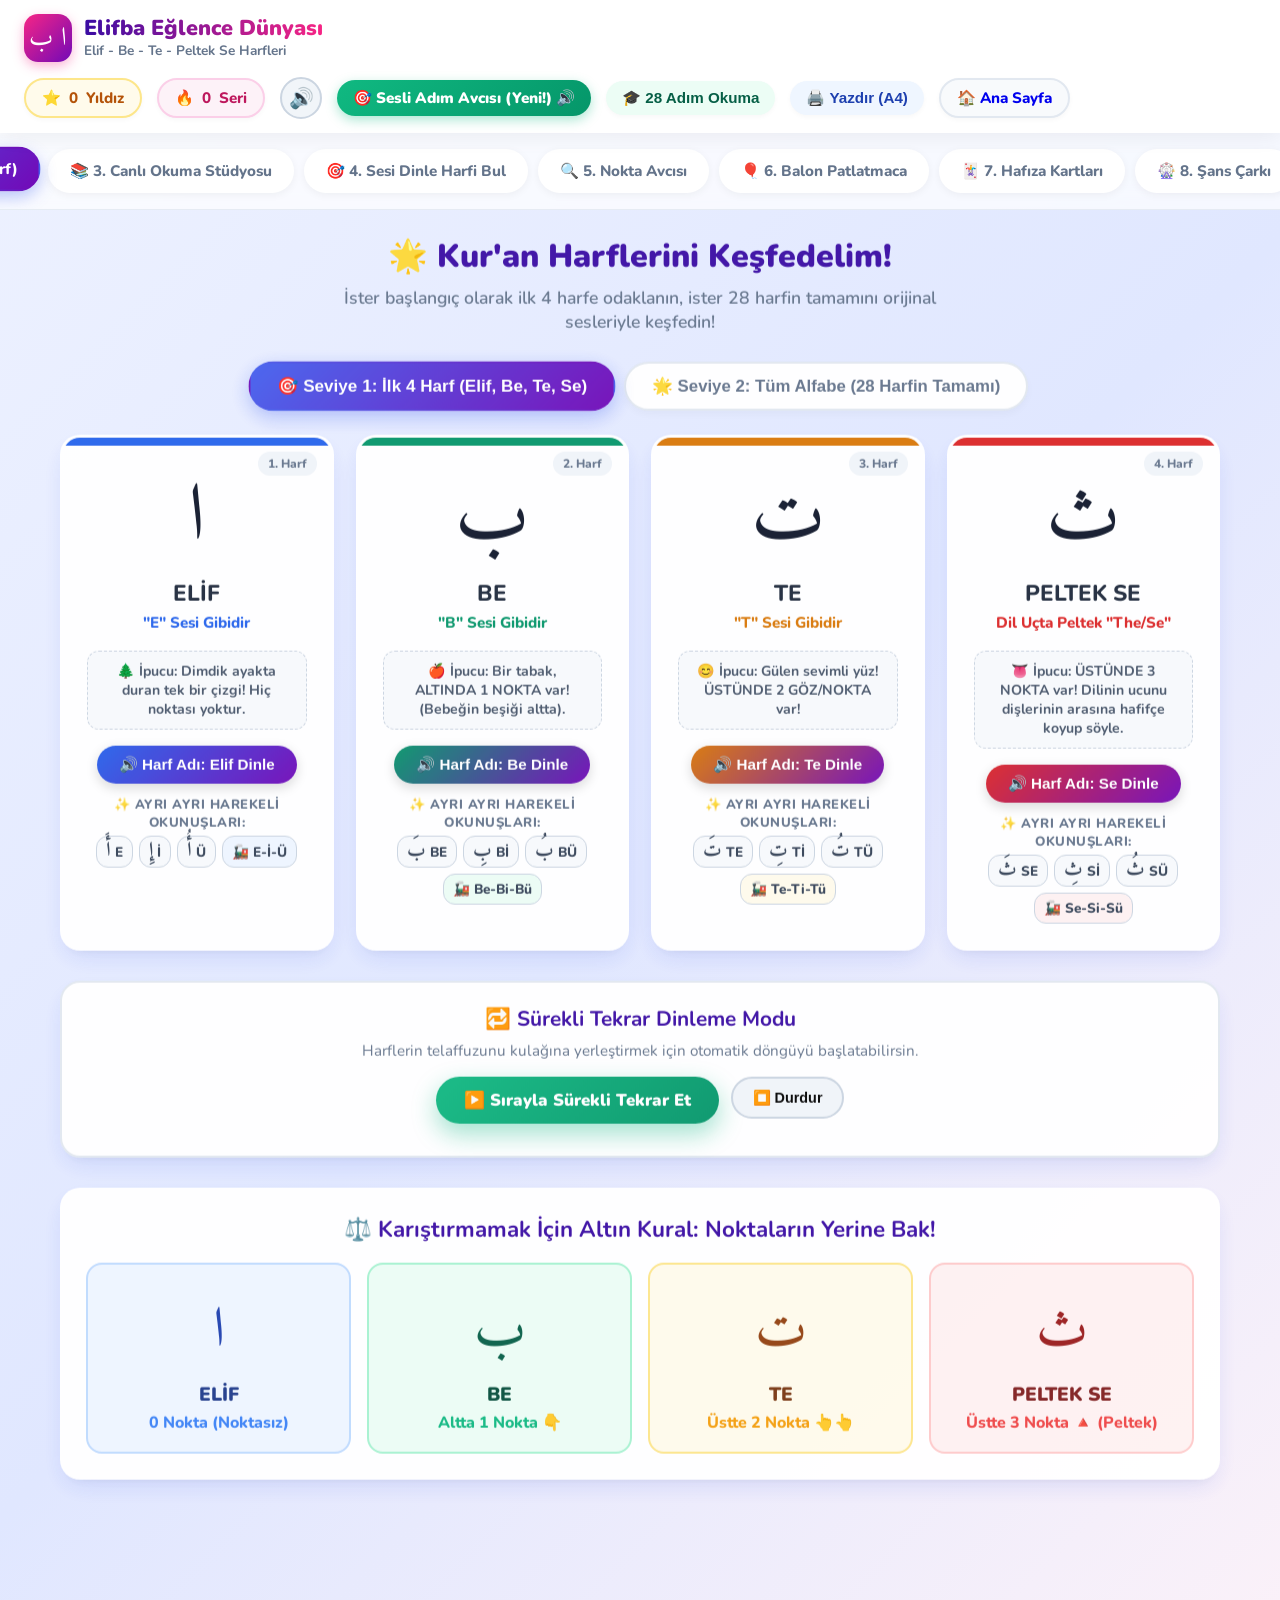
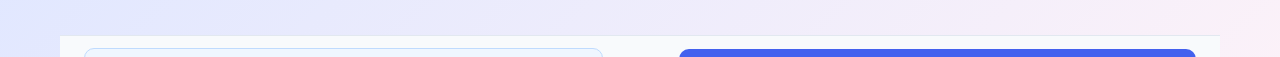
<file: index.html>
<!DOCTYPE html>
<html lang="tr">
<head>
  <meta charset="UTF-8">
  <meta http-equiv="refresh" content="0; url=oyunlar.html">
  <title>Elifba Oyunları Yönlendiriliyor...</title>
</head>
<body>
  <p>Yönlendiriliyorsunuz... <a href="oyunlar.html">Tıklayınız</a></p>
</body>
</html>
</file>
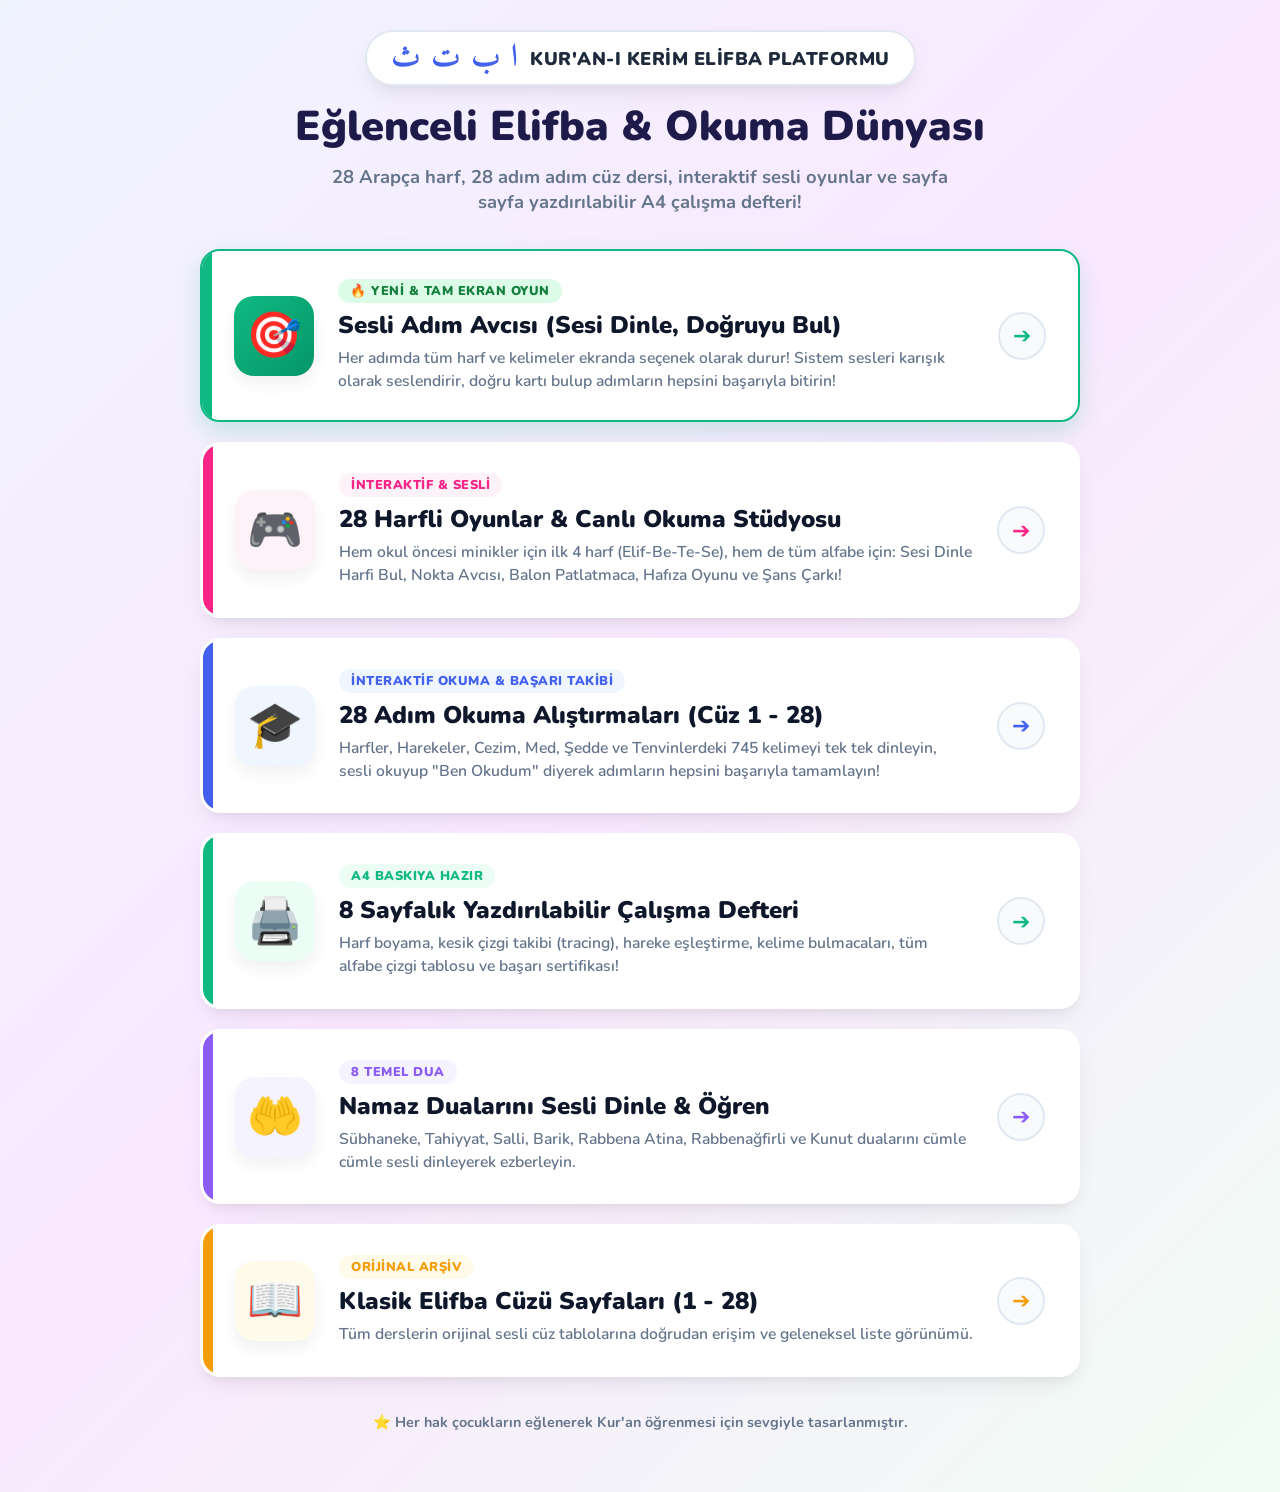
<file: elifba.htm>
<!DOCTYPE html>
<html lang="tr">
<head>
  <meta charset="UTF-8">
  <meta name="viewport" content="width=device-width, initial-scale=1.0">
  <title>Elifba Dünyası - 28 Harf, 28 Ders Adımı & Eğlenceli Oyunlar</title>
  <link rel="preconnect" href="https://fonts.googleapis.com">
  <link rel="preconnect" href="https://fonts.gstatic.com" crossorigin>
  <link href="https://fonts.googleapis.com/css2?family=Amiri:wght@400;700&family=Nunito:wght@600;700;800;900&display=swap" rel="stylesheet">
  <style>
    :root {
      --primary: #4361ee;
      --primary-dark: #3a0ca3;
      --accent: #f72585;
      --success: #10b981;
      --warning: #f59e0b;
      --text: #0f172a;
      --text-muted: #64748b;
      --bg: #f8fafc;
      --radius: 20px;
      --shadow: 0 10px 25px -5px rgba(0, 0, 0, 0.08), 0 8px 10px -6px rgba(0, 0, 0, 0.05);
      --shadow-lg: 0 20px 30px -10px rgba(67, 97, 238, 0.25);
    }

    * {
      box-sizing: border-box;
      margin: 0;
      padding: 0;
    }

    body {
      font-family: 'Nunito', -apple-system, BlinkMacSystemFont, "Segoe UI", Roboto, sans-serif;
      background: linear-gradient(135deg, #f0f4ff 0%, #fae8ff 50%, #f0fdf4 100%);
      min-height: 100vh;
      color: var(--text);
      display: flex;
      flex-direction: column;
      align-items: center;
      padding: 30px 20px 60px;
    }

    .main-hub-container {
      width: 100%;
      max-width: 880px;
      margin: 0 auto;
    }

    .hub-header {
      text-align: center;
      margin-bottom: 35px;
    }

    .logo-badge {
      display: inline-flex;
      align-items: center;
      gap: 12px;
      background: white;
      padding: 10px 24px;
      border-radius: 50px;
      box-shadow: var(--shadow);
      margin-bottom: 16px;
      border: 2px solid #e2e8f0;
    }
    .logo-badge .arabic-mini {
      font-family: 'Amiri', serif;
      font-size: 2rem;
      color: var(--primary);
      line-height: 1;
    }
    .logo-badge span {
      font-weight: 900;
      font-size: 1.15rem;
      letter-spacing: 0.5px;
      color: #1e293b;
    }

    .hub-header h1 {
      font-size: 2.6rem;
      font-weight: 900;
      color: #1e1b4b;
      line-height: 1.2;
      margin-bottom: 12px;
    }

    .hub-header p {
      font-size: 1.15rem;
      color: var(--text-muted);
      font-weight: 700;
      max-width: 650px;
      margin: 0 auto;
    }

    .cards-grid {
      display: grid;
      grid-template-columns: 1fr;
      gap: 20px;
      margin-bottom: 35px;
    }

    .hub-card {
      background: white;
      border-radius: var(--radius);
      padding: 28px 32px;
      text-decoration: none;
      color: inherit;
      display: flex;
      align-items: center;
      gap: 24px;
      box-shadow: var(--shadow);
      border: 3px solid transparent;
      transition: all 0.3s cubic-bezier(0.34, 1.56, 0.64, 1);
      position: relative;
      overflow: hidden;
    }

    .hub-card::before {
      content: '';
      position: absolute;
      top: 0;
      left: 0;
      bottom: 0;
      width: 10px;
      background: var(--card-accent, var(--primary));
    }

    .hub-card:hover {
      transform: translateY(-8px) scale(1.01);
      box-shadow: var(--shadow-lg);
      border-color: var(--card-accent, var(--primary));
    }

    .card-icon-box {
      width: 80px;
      height: 80px;
      border-radius: 20px;
      background: var(--card-icon-bg, #eff6ff);
      display: flex;
      align-items: center;
      justify-content: center;
      font-size: 2.8rem;
      flex-shrink: 0;
      box-shadow: 0 8px 16px rgba(0,0,0,0.06);
    }

    .card-info {
      flex-grow: 1;
    }

    .card-info .tag {
      display: inline-block;
      font-size: 0.8rem;
      font-weight: 900;
      color: var(--card-accent, var(--primary));
      background: var(--card-icon-bg, #eff6ff);
      padding: 3px 12px;
      border-radius: 20px;
      margin-bottom: 6px;
      text-transform: uppercase;
      letter-spacing: 0.5px;
    }

    .card-info h2 {
      font-size: 1.5rem;
      font-weight: 900;
      color: #0f172a;
      margin-bottom: 6px;
    }

    .card-info p {
      font-size: 0.98rem;
      color: var(--text-muted);
      font-weight: 600;
      line-height: 1.45;
    }

    .card-arrow {
      width: 48px;
      height: 48px;
      border-radius: 50%;
      background: #f8fafc;
      border: 2px solid #e2e8f0;
      display: flex;
      align-items: center;
      justify-content: center;
      font-size: 1.4rem;
      color: var(--card-accent, var(--primary));
      flex-shrink: 0;
      transition: all 0.2s;
    }

    .hub-card:hover .card-arrow {
      background: var(--card-accent, var(--primary));
      color: white;
      border-color: transparent;
      transform: translateX(4px);
    }

    .footer-note {
      text-align: center;
      margin-top: 20px;
      font-size: 0.9rem;
      font-weight: 700;
      color: #64748b;
    }

    @media (max-width: 640px) {
      .hub-card {
        flex-direction: column;
        text-align: center;
        padding: 24px 20px;
      }
      .card-arrow {
        display: none;
      }
      .hub-header h1 {
        font-size: 2rem;
      }
    }
  </style>
</head>
<body>

  <div class="main-hub-container">
    
    <!-- Başlık -->
    <header class="hub-header">
      <div class="logo-badge">
        <span class="arabic-mini">ا ب ت ث</span>
        <span>KUR'AN-I KERİM ELİFBA PLATFORMU</span>
      </div>
      <h1>Eğlenceli Elifba & Okuma Dünyası</h1>
      <p>
        28 Arapça harf, 28 adım adım cüz dersi, interaktif sesli oyunlar ve sayfa sayfa yazdırılabilir A4 çalışma defteri!
      </p>
    </header>

    <!-- Ana Yönlendirme Kartları -->
    <div class="cards-grid">
      
      <!-- 0. YENİ: SESLİ ADIM AVCISI (TAM EKRAN OYUN) -->
      <a href="sesli_adimlar.html" class="hub-card" style="--card-accent: #10b981; --card-icon-bg: #ecfdf5; border: 2.5px solid #10b981; box-shadow: 0 10px 25px rgba(16, 185, 129, 0.2);">
        <div class="card-icon-box" style="background: linear-gradient(135deg, #10b981, #059669); color: white;">🎯</div>
        <div class="card-info">
          <span class="tag" style="background: #dcfce7; color: #15803d; font-weight: 900;">🔥 YENİ & TAM EKRAN OYUN</span>
          <h2>Sesli Adım Avcısı (Sesi Dinle, Doğruyu Bul)</h2>
          <p>
            Her adımda tüm harf ve kelimeler ekranda seçenek olarak durur! Sistem sesleri karışık olarak seslendirir, doğru kartı bulup adımların hepsini başarıyla bitirin!
          </p>
        </div>
        <div class="card-arrow" style="color: #10b981;">➔</div>
      </a>

      <!-- 1. OYUNLAR & OKUMA DÜNYASI -->
      <a href="oyunlar.html" class="hub-card" style="--card-accent: #f72585; --card-icon-bg: #fdf2f8;">
        <div class="card-icon-box">🎮</div>
        <div class="card-info">
          <span class="tag">İnteraktif & Sesli</span>
          <h2>28 Harfli Oyunlar & Canlı Okuma Stüdyosu</h2>
          <p>
            Hem okul öncesi minikler için ilk 4 harf (Elif-Be-Te-Se), hem de tüm alfabe için: Sesi Dinle Harfi Bul, Nokta Avcısı, Balon Patlatmaca, Hafıza Oyunu ve Şans Çarkı!
          </p>
        </div>
        <div class="card-arrow">➔</div>
      </a>

      <!-- 2. TÜM 28 DERS ADIMI OKUMA ALIŞTIRMALARI (MÜFREDAT) -->
      <a href="oyunlar.html" onclick="localStorage.setItem('gotoTab','tab-lessons')" class="hub-card" style="--card-accent: #4361ee; --card-icon-bg: #eff6ff;">
        <div class="card-icon-box">🎓</div>
        <div class="card-info">
          <span class="tag">İnteraktif Okuma & Başarı Takibi</span>
          <h2>28 Adım Okuma Alıştırmaları (Cüz 1 - 28)</h2>
          <p>
            Harfler, Harekeler, Cezim, Med, Şedde ve Tenvinlerdeki 745 kelimeyi tek tek dinleyin, sesli okuyup "Ben Okudum" diyerek adımların hepsini başarıyla tamamlayın!
          </p>
        </div>
        <div class="card-arrow">➔</div>
      </a>

      <!-- 3. SAYFA SAYFA YAZDIRILABİLİR DEFTER (A4 BASKI) -->
      <a href="yazdir.html" class="hub-card" style="--card-accent: #10b981; --card-icon-bg: #ecfdf5;">
        <div class="card-icon-box">🖨️</div>
        <div class="card-info">
          <span class="tag">A4 Baskıya Hazır</span>
          <h2>8 Sayfalık Yazdırılabilir Çalışma Defteri</h2>
          <p>
            Harf boyama, kesik çizgi takibi (tracing), hareke eşleştirme, kelime bulmacaları, tüm alfabe çizgi tablosu ve başarı sertifikası!
          </p>
        </div>
        <div class="card-arrow">➔</div>
      </a>

      <!-- 4. NAMAZ DUALARI -->
      <a href="dosyalar/dualar.html" class="hub-card" style="--card-accent: #8b5cf6; --card-icon-bg: #f5f3ff;">
        <div class="card-icon-box">🤲</div>
        <div class="card-info">
          <span class="tag">8 Temel Dua</span>
          <h2>Namaz Dualarını Sesli Dinle & Öğren</h2>
          <p>
            Sübhaneke, Tahiyyat, Salli, Barik, Rabbena Atina, Rabbenağfirli ve Kunut dualarını cümle cümle sesli dinleyerek ezberleyin.
          </p>
        </div>
        <div class="card-arrow">➔</div>
      </a>

      <!-- 5. KLASİK CÜZ SAYFALARI ARŞİVİ -->
      <a href="dosyalar/cuz.html" class="hub-card" style="--card-accent: #f59e0b; --card-icon-bg: #fffbeb;">
        <div class="card-icon-box">📖</div>
        <div class="card-info">
          <span class="tag">Orijinal Arşiv</span>
          <h2>Klasik Elifba Cüzü Sayfaları (1 - 28)</h2>
          <p>
            Tüm derslerin orijinal sesli cüz tablolarına doğrudan erişim ve geleneksel liste görünümü.
          </p>
        </div>
        <div class="card-arrow">➔</div>
      </a>

    </div>

    <div class="footer-note">
      ⭐️ Her hak çocukların eğlenerek Kur'an öğrenmesi için sevgiyle tasarlanmıştır.
    </div>

  </div>

</body>
</html>
</file>
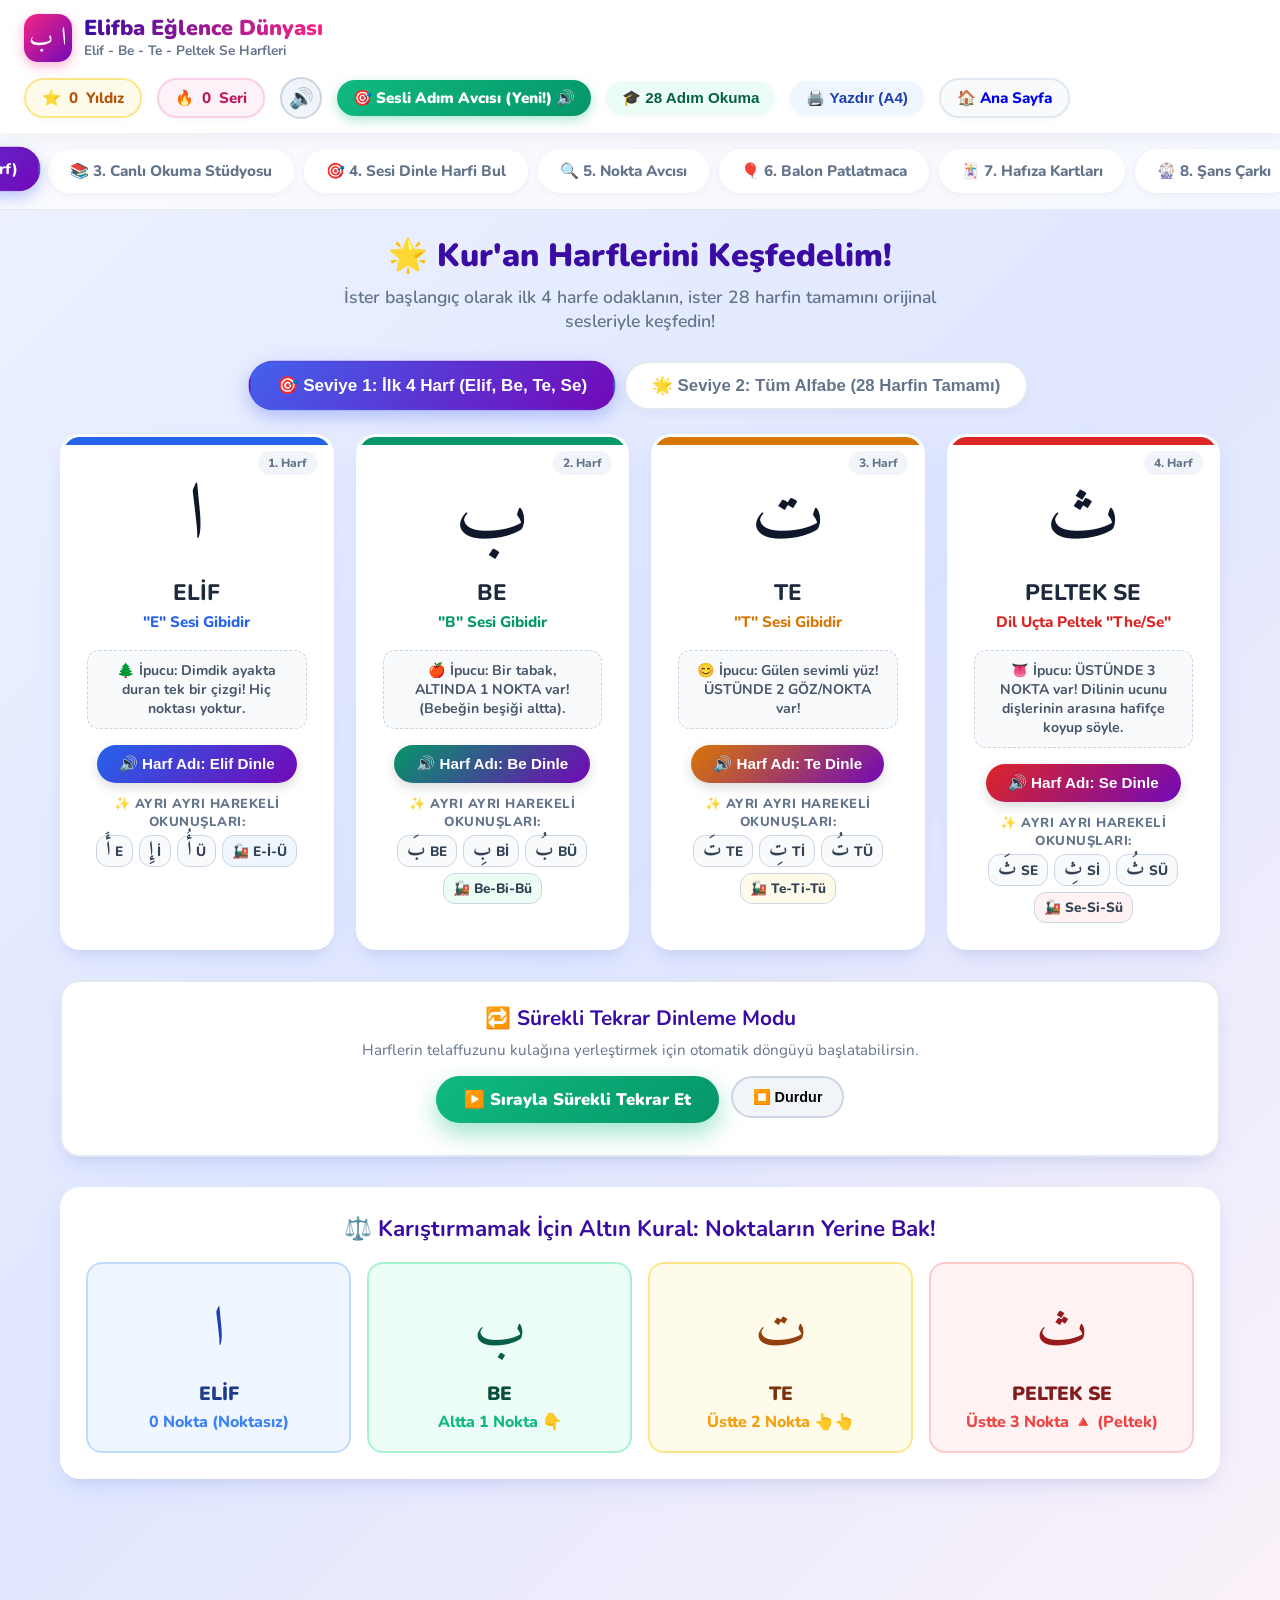
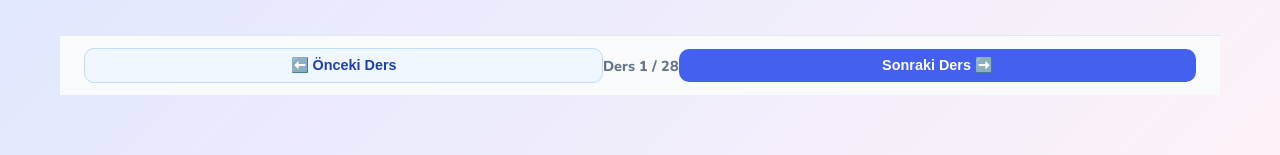
<file: oyunlar.html>
<!DOCTYPE html>
<html lang="tr">
<head>
  <meta charset="UTF-8">
  <meta name="viewport" content="width=device-width, initial-scale=1.0">
  <title>Elif - Be - Te - Se Öğrenme & Oyun Dünyası</title>
  <link rel="preconnect" href="https://fonts.googleapis.com">
  <link rel="preconnect" href="https://fonts.gstatic.com" crossorigin>
  <link href="https://fonts.googleapis.com/css2?family=Amiri:ital,wght@0,700;1,700&family=Nunito:wght@400;600;700;800;900&display=swap" rel="stylesheet">
  <style>
    :root {
      --primary: #4361ee;
      --primary-dark: #3a0ca3;
      --secondary: #f72585;
      --accent: #4cc9f0;
      --success: #10b981;
      --warning: #f59e0b;
      --purple: #7209b7;
      --bg: #f0f4fd;
      --card-bg: #ffffff;
      --text: #1e293b;
      --text-muted: #64748b;
      --radius: 20px;
      --shadow: 0 10px 25px -5px rgba(67, 97, 238, 0.15), 0 8px 10px -6px rgba(0,0,0,0.05);
      --shadow-lg: 0 20px 35px -10px rgba(67, 97, 238, 0.25);
    }

    * {
      box-sizing: border-box;
      margin: 0;
      padding: 0;
      user-select: none;
      -webkit-user-select: none;
    }

    body {
      font-family: 'Nunito', sans-serif;
      background: linear-gradient(135deg, #eef2ff 0%, #e0e7ff 50%, #fdf2f8 100%);
      color: var(--text);
      min-height: 100vh;
      display: flex;
      flex-direction: column;
      overflow-x: hidden;
    }

    /* Üst Başlık & Skor Tablosu */
    header {
      background: white;
      box-shadow: 0 4px 20px rgba(0,0,0,0.06);
      padding: 14px 24px;
      position: sticky;
      top: 0;
      z-index: 100;
      display: flex;
      flex-wrap: wrap;
      justify-content: space-between;
      align-items: center;
      gap: 15px;
    }

    .logo-container {
      display: flex;
      align-items: center;
      gap: 12px;
      text-decoration: none;
      color: inherit;
    }

    .logo-icon {
      width: 48px;
      height: 48px;
      background: linear-gradient(135deg, #f72585, #7209b7);
      border-radius: 14px;
      display: flex;
      align-items: center;
      justify-content: center;
      font-size: 26px;
      color: white;
      box-shadow: 0 4px 12px rgba(247, 37, 133, 0.35);
      font-family: 'Amiri', serif;
    }

    .logo-text h1 {
      font-size: 1.35rem;
      font-weight: 900;
      background: linear-gradient(90deg, #3a0ca3, #f72585);
      -webkit-background-clip: text;
      -webkit-text-fill-color: transparent;
      line-height: 1.2;
    }

    .logo-text p {
      font-size: 0.85rem;
      color: var(--text-muted);
      font-weight: 700;
    }

    .stats-bar {
      display: flex;
      align-items: center;
      gap: 15px;
    }

    .stat-badge {
      display: flex;
      align-items: center;
      gap: 8px;
      background: #f8fafc;
      padding: 8px 16px;
      border-radius: 50px;
      font-weight: 800;
      font-size: 0.95rem;
      border: 2px solid #e2e8f0;
      box-shadow: 0 2px 5px rgba(0,0,0,0.03);
    }

    .stat-badge.star-badge {
      color: #b45309;
      background: #fffbeb;
      border-color: #fde68a;
    }

    .stat-badge.streak-badge {
      color: #be185d;
      background: #fdf2f8;
      border-color: #fbcfe8;
    }

    .btn-sound-toggle {
      background: #f1f5f9;
      border: 2px solid #cbd5e1;
      width: 42px;
      height: 42px;
      border-radius: 50%;
      cursor: pointer;
      display: flex;
      align-items: center;
      justify-content: center;
      font-size: 20px;
      transition: all 0.2s;
    }
    .btn-sound-toggle:hover {
      transform: scale(1.08);
      background: #e2e8f0;
    }

    /* Navigasyon Sekmeleri */
    .tabs-nav {
      display: flex;
      justify-content: center;
      gap: 10px;
      padding: 16px 20px;
      background: rgba(255, 255, 255, 0.7);
      backdrop-filter: blur(10px);
      border-bottom: 1px solid rgba(226, 232, 240, 0.8);
      overflow-x: auto;
      scrollbar-width: none;
    }
    .tabs-nav::-webkit-scrollbar {
      display: none;
    }

    .tab-btn {
      padding: 10px 20px;
      border: none;
      background: white;
      border-radius: 50px;
      font-family: inherit;
      font-weight: 800;
      font-size: 0.95rem;
      color: var(--text-muted);
      cursor: pointer;
      display: flex;
      align-items: center;
      gap: 8px;
      box-shadow: 0 2px 8px rgba(0,0,0,0.05);
      border: 2px solid transparent;
      transition: all 0.25s cubic-bezier(0.34, 1.56, 0.64, 1);
      white-space: nowrap;
    }

    .tab-btn:hover {
      transform: translateY(-2px);
      color: var(--primary);
    }

    .tab-btn.active {
      background: linear-gradient(135deg, var(--primary), var(--purple));
      color: white;
      border-color: transparent;
      box-shadow: 0 6px 16px rgba(67, 97, 238, 0.35);
      transform: translateY(-2px) scale(1.02);
    }

    /* Ana Konteyner */
    main {
      flex: 1;
      max-width: 1200px;
      width: 100%;
      margin: 0 auto;
      padding: 24px 20px 60px;
    }

    .view-section {
      display: none;
      animation: fadeIn 0.35s ease;
    }
    .view-section.active {
      display: block;
    }

    @keyframes fadeIn {
      from { opacity: 0; transform: translateY(12px); }
      to { opacity: 1; transform: translateY(0); }
    }

    /* Başlık Blokları */
    .section-header {
      text-align: center;
      margin-bottom: 28px;
    }
    .section-header h2 {
      font-size: 2rem;
      font-weight: 900;
      color: var(--primary-dark);
      margin-bottom: 8px;
      display: flex;
      align-items: center;
      justify-content: center;
      gap: 12px;
    }
    .section-header p {
      font-size: 1.1rem;
      color: var(--text-muted);
      max-width: 650px;
      margin: 0 auto;
      font-weight: 600;
    }

    /* 4 Harf Tanıtım Kartları */
    .letters-grid {
      display: grid;
      grid-template-columns: repeat(auto-fit, minmax(260px, 1fr));
      gap: 22px;
      margin-bottom: 30px;
    }

    .letter-card {
      background: white;
      border-radius: var(--radius);
      padding: 24px;
      box-shadow: var(--shadow);
      border: 3px solid transparent;
      transition: all 0.3s cubic-bezier(0.34, 1.56, 0.64, 1);
      cursor: pointer;
      position: relative;
      overflow: hidden;
      display: flex;
      flex-direction: column;
      align-items: center;
      text-align: center;
    }

    .letter-card::before {
      content: '';
      position: absolute;
      top: 0;
      left: 0;
      right: 0;
      height: 8px;
      background: var(--card-color, var(--primary));
    }

    .letter-card:hover {
      transform: translateY(-8px) scale(1.02);
      box-shadow: var(--shadow-lg);
      border-color: var(--card-color, var(--primary));
    }

    .letter-card:active {
      transform: scale(0.98);
    }

    .card-badge {
      position: absolute;
      top: 14px;
      right: 14px;
      background: #f1f5f9;
      color: var(--text-muted);
      font-size: 0.75rem;
      font-weight: 800;
      padding: 4px 10px;
      border-radius: 20px;
    }

    .arabic-display {
      font-family: 'Amiri', 'Traditional Arabic', serif;
      font-size: 5rem;
      line-height: 1.2;
      color: #0f172a;
      margin: 10px 0;
      transition: transform 0.2s;
    }

    .letter-card:hover .arabic-display {
      transform: scale(1.15);
      color: var(--card-color, var(--primary));
    }

    .letter-info h3 {
      font-size: 1.4rem;
      font-weight: 800;
      color: var(--text);
      margin-bottom: 4px;
    }

    .letter-info .sound-guide {
      font-size: 0.95rem;
      color: var(--card-color, var(--primary));
      font-weight: 800;
      margin-bottom: 10px;
    }

    .letter-mnemonic {
      background: #f8fafc;
      padding: 10px 14px;
      border-radius: 12px;
      font-size: 0.88rem;
      font-weight: 700;
      color: #475569;
      border: 1px dashed #cbd5e1;
      width: 100%;
      margin-top: 8px;
    }

    .btn-play-sound {
      margin-top: 16px;
      background: linear-gradient(135deg, var(--card-color, var(--primary)), var(--purple));
      color: white;
      border: none;
      padding: 10px 22px;
      border-radius: 50px;
      font-weight: 800;
      font-size: 0.95rem;
      cursor: pointer;
      display: flex;
      align-items: center;
      gap: 8px;
      box-shadow: 0 4px 12px rgba(0,0,0,0.15);
      transition: all 0.2s;
    }
    .btn-play-sound:hover {
      transform: scale(1.06);
    }

    /* Kart Üzerinde Tekil Harekeler */
    .card-hareke-title {
      font-size: 0.82rem;
      font-weight: 800;
      color: var(--text-muted);
      margin-top: 12px;
      margin-bottom: 4px;
      text-transform: uppercase;
      letter-spacing: 0.5px;
    }

    .card-hareke-row {
      display: flex;
      justify-content: center;
      gap: 6px;
      width: 100%;
      flex-wrap: wrap;
    }

    .hareke-pill {
      background: #f8fafc;
      border: 1.5px solid #cbd5e1;
      padding: 5px 9px;
      border-radius: 12px;
      font-size: 0.85rem;
      font-weight: 800;
      color: #334155;
      display: inline-flex;
      align-items: center;
      gap: 4px;
      cursor: pointer;
      transition: all 0.2s cubic-bezier(0.34, 1.56, 0.64, 1);
    }

    .hareke-pill .arabic-mini {
      font-family: 'Amiri', 'Traditional Arabic', serif;
      font-size: 1.25rem;
      line-height: 1;
      font-weight: bold;
    }

    .hareke-pill:hover, .hareke-pill.active {
      transform: translateY(-2px) scale(1.06);
      background: var(--card-color, var(--primary));
      color: white;
      border-color: transparent;
      box-shadow: 0 4px 10px rgba(0,0,0,0.15);
    }

    /* =========================================================
       OKUMA YAZMA BİLMEYEN ÇOCUKLAR İÇİN ÖZEL KARAOKE & İŞARETLİ SİSTEM
       ========================================================= */
    .reading-subtabs {
      display: flex;
      justify-content: center;
      gap: 10px;
      margin-bottom: 24px;
      flex-wrap: wrap;
    }

    .read-subtab-btn {
      padding: 10px 22px;
      border: 3px solid #cbd5e1;
      background: white;
      border-radius: 50px;
      font-family: inherit;
      font-weight: 900;
      font-size: 1rem;
      color: #475569;
      cursor: pointer;
      display: flex;
      align-items: center;
      gap: 8px;
      transition: all 0.25s cubic-bezier(0.34, 1.56, 0.64, 1);
    }

    .read-subtab-btn:hover {
      transform: translateY(-2px);
      border-color: var(--primary);
      color: var(--primary);
    }

    .read-subtab-btn.active {
      background: linear-gradient(135deg, #f72585, #7209b7);
      color: white;
      border-color: transparent;
      box-shadow: 0 8px 20px rgba(247, 37, 133, 0.35);
      transform: translateY(-2px) scale(1.03);
    }

    /* Büyük Karaoke Ekranı */
    .karaoke-stage {
      background: white;
      border-radius: 28px;
      padding: 34px 24px;
      box-shadow: var(--shadow-lg);
      border: 4px solid #e0e7ff;
      margin-bottom: 30px;
      text-align: center;
      position: relative;
      overflow: hidden;
    }

    .karaoke-top-controller {
      display: flex;
      flex-wrap: wrap;
      justify-content: space-between;
      align-items: center;
      gap: 12px;
      margin-bottom: 24px;
      padding-bottom: 18px;
      border-bottom: 2px dashed #e2e8f0;
    }

    .speed-toggle-container {
      display: flex;
      align-items: center;
      gap: 8px;
      background: #f1f5f9;
      padding: 6px 14px;
      border-radius: 50px;
      font-weight: 800;
      font-size: 0.9rem;
    }

    .btn-speed-opt {
      border: none;
      background: transparent;
      padding: 6px 14px;
      border-radius: 30px;
      font-weight: 800;
      cursor: pointer;
      transition: all 0.2s;
    }

    .btn-speed-opt.active {
      background: white;
      color: var(--primary);
      box-shadow: 0 2px 6px rgba(0,0,0,0.1);
    }

    /* Kelime & Harf Kutusu (Sağdan Sola) */
    .kara-word-box {
      display: inline-flex;
      direction: rtl;
      justify-content: center;
      align-items: center;
      gap: 16px;
      background: #f8fafc;
      padding: 24px 34px;
      border-radius: 24px;
      border: 3px solid #cbd5e1;
      margin: 15px auto 25px;
      box-shadow: inset 0 2px 8px rgba(0,0,0,0.04);
      min-height: 180px;
    }

    /* Tekil Harf Elemanı */
    .kara-char-item {
      display: flex;
      flex-direction: column;
      align-items: center;
      position: relative;
      cursor: pointer;
      padding: 8px 18px 22px;
      border-radius: 20px;
      border: 3px solid transparent;
      background: white;
      box-shadow: 0 4px 10px rgba(0,0,0,0.05);
      transition: all 0.25s cubic-bezier(0.34, 1.56, 0.64, 1);
    }

    .kara-char-item:hover {
      transform: translateY(-8px);
      box-shadow: 0 12px 24px rgba(0,0,0,0.12);
      border-color: #93c5fd;
    }

    .kara-arabic {
      font-family: 'Amiri', serif;
      font-size: 5rem;
      line-height: 1.1;
      color: #1e293b;
      transition: transform 0.2s;
    }

    .kara-pointer {
      position: absolute;
      bottom: -10px;
      font-size: 2.2rem;
      line-height: 1;
      opacity: 0;
      transform: translateY(8px);
      transition: all 0.2s cubic-bezier(0.34, 1.56, 0.64, 1);
      filter: drop-shadow(0 4px 6px rgba(0,0,0,0.25));
    }

    .kara-tip-bubble {
      font-size: 0.9rem;
      font-weight: 800;
      color: #64748b;
      margin-top: 4px;
      background: #f1f5f9;
      padding: 2px 10px;
      border-radius: 12px;
      display: flex;
      align-items: center;
      gap: 4px;
    }

    /* Aktif Okunan Harf Işıklandırması */
    .kara-char-item.active {
      transform: translateY(-16px) scale(1.22);
      background: #fef08a !important; /* Parlak Sarı Vurgu */
      border-color: #f59e0b !important;
      box-shadow: 0 20px 35px rgba(245, 158, 11, 0.45);
      z-index: 10;
    }

    .kara-char-item.active .kara-arabic {
      color: #000;
    }

    .kara-char-item.active .kara-pointer {
      opacity: 1;
      transform: translateY(0);
      animation: fingerBounce 0.5s infinite alternate;
    }

    @keyframes fingerBounce {
      from { transform: translateY(0); }
      to { transform: translateY(-8px); }
    }

    /* Kelime Bittiğinde Kutlama Parlaması */
    .kara-word-box.word-success {
      border-color: #10b981;
      background: #ecfdf5;
      animation: popSuccess 0.4s ease;
    }

    /* Karaoke Eylem Butonları */
    .kara-actions-bar {
      display: flex;
      justify-content: center;
      gap: 14px;
      flex-wrap: wrap;
      margin-top: 15px;
    }

    .btn-kara-play {
      background: linear-gradient(135deg, #10b981, #059669);
      color: white;
      border: none;
      padding: 14px 34px;
      border-radius: 50px;
      font-size: 1.15rem;
      font-weight: 900;
      cursor: pointer;
      display: flex;
      align-items: center;
      gap: 10px;
      box-shadow: 0 8px 20px rgba(16, 185, 129, 0.35);
      transition: all 0.25s;
    }
    .btn-kara-play:hover {
      transform: scale(1.07);
    }

    .btn-kara-slow {
      background: linear-gradient(135deg, #f59e0b, #d97706);
      color: white;
      border: none;
      padding: 14px 28px;
      border-radius: 50px;
      font-size: 1.05rem;
      font-weight: 900;
      cursor: pointer;
      display: flex;
      align-items: center;
      gap: 8px;
      box-shadow: 0 8px 20px rgba(245, 158, 11, 0.35);
      transition: all 0.25s;
    }
    .btn-kara-slow:hover {
      transform: scale(1.07);
    }

    /* Kelime Seçim Çubuğu (Film Şeridi Gibi) */
    .words-filmstrip {
      display: flex;
      gap: 14px;
      overflow-x: auto;
      padding: 12px 6px;
      margin-top: 24px;
      scrollbar-width: thin;
    }

    .word-strip-card {
      flex: 0 0 160px;
      background: white;
      border: 3px solid #e2e8f0;
      border-radius: 20px;
      padding: 14px 10px;
      text-align: center;
      cursor: pointer;
      transition: all 0.25s cubic-bezier(0.34, 1.56, 0.64, 1);
      display: flex;
      flex-direction: column;
      align-items: center;
      gap: 6px;
    }

    .word-strip-card:hover {
      transform: translateY(-5px);
      border-color: var(--primary);
      box-shadow: var(--shadow);
    }

    .word-strip-card.active {
      border-color: #f72585;
      background: #fdf2f8;
      box-shadow: 0 8px 20px rgba(247, 37, 133, 0.25);
      transform: scale(1.05);
    }

    .word-strip-arabic {
      font-family: 'Amiri', serif;
      font-size: 2.2rem;
      direction: rtl;
      line-height: 1.1;
      color: #1e293b;
    }

    .word-strip-title {
      font-size: 0.95rem;
      font-weight: 800;
      color: #334155;
    }

    /* =========================================================
       SEVİYE 1: HAREKELİ HARFLER TRENİ 🚂
       ========================================================= */
    .train-container {
      background: white;
      border-radius: 24px;
      padding: 26px;
      box-shadow: var(--shadow);
      margin-bottom: 24px;
      border: 2px solid #e2e8f0;
    }

    .train-track-row {
      display: flex;
      align-items: center;
      justify-content: center;
      gap: 14px;
      direction: rtl;
      flex-wrap: wrap;
      margin: 18px 0;
    }

    .train-engine {
      background: linear-gradient(135deg, #3a0ca3, #4361ee);
      color: white;
      padding: 16px 22px;
      border-radius: 22px;
      font-size: 1.8rem;
      font-weight: 900;
      display: flex;
      flex-direction: column;
      align-items: center;
      box-shadow: 0 8px 18px rgba(67, 97, 238, 0.3);
    }

    .train-wagon {
      background: #f8fafc;
      border: 3px solid #cbd5e1;
      border-radius: 20px;
      padding: 14px 20px;
      display: flex;
      flex-direction: column;
      align-items: center;
      cursor: pointer;
      position: relative;
      transition: all 0.25s cubic-bezier(0.34, 1.56, 0.64, 1);
      min-width: 110px;
    }

    .train-wagon:hover {
      transform: translateY(-6px);
      border-color: var(--primary);
      box-shadow: var(--shadow);
    }

    .train-wagon.active {
      transform: translateY(-12px) scale(1.18);
      background: #fef08a !important;
      border-color: #f59e0b !important;
      box-shadow: 0 15px 30px rgba(245, 158, 11, 0.4);
    }

    .wagon-arabic {
      font-family: 'Amiri', serif;
      font-size: 3.8rem;
      line-height: 1;
      color: #1e293b;
    }

    .wagon-badge {
      font-size: 0.85rem;
      font-weight: 900;
      margin-top: 6px;
      padding: 4px 10px;
      border-radius: 20px;
      background: white;
      box-shadow: 0 2px 4px rgba(0,0,0,0.06);
    }

    /* =========================================================
       SEVİYE 2: HARF BİRLEŞTİRME ATÖLYESİ (SYLLABLE WORKSHOP)
       ========================================================= */
    .workshop-card {
      background: white;
      border-radius: 24px;
      padding: 28px;
      box-shadow: var(--shadow);
      border: 2px solid #e2e8f0;
      margin-bottom: 24px;
    }

    .syllable-assembly {
      display: flex;
      align-items: center;
      justify-content: center;
      direction: rtl;
      gap: 16px;
      flex-wrap: wrap;
      margin: 22px 0;
    }

    .assembly-part {
      background: #f8fafc;
      border: 3px solid #cbd5e1;
      border-radius: 20px;
      padding: 16px 26px;
      font-family: 'Amiri', serif;
      font-size: 4rem;
      color: #1e293b;
      cursor: pointer;
      transition: all 0.25s cubic-bezier(0.34, 1.56, 0.64, 1);
      position: relative;
    }

    .assembly-part:hover {
      transform: translateY(-6px);
      border-color: var(--primary);
    }

    .assembly-part.active {
      transform: scale(1.15);
      background: #fef08a;
      border-color: #f59e0b;
      box-shadow: 0 12px 25px rgba(245, 158, 11, 0.4);
    }

    .assembly-sign {
      font-size: 2.5rem;
      font-weight: 900;
      color: #94a3b8;
    }

    .assembly-result {
      background: linear-gradient(135deg, #eff6ff, #fdf2f8);
      border: 4px solid var(--primary);
      border-radius: 24px;
      padding: 18px 34px;
      font-family: 'Amiri', serif;
      font-size: 4.5rem;
      color: var(--primary-dark);
      cursor: pointer;
      box-shadow: 0 10px 25px rgba(67, 97, 238, 0.2);
      transition: all 0.25s;
    }

    .assembly-result:hover {
      transform: scale(1.08);
      border-color: var(--secondary);
    }

    /* =========================================================
       SEVİYE 4: NOKTALARI KARŞILAŞTIRMA (BE - TE - SE)
       ========================================================= */
    .compare-grid {
      display: grid;
      grid-template-columns: repeat(auto-fit, minmax(240px, 1fr));
      gap: 20px;
      margin: 24px 0;
    }

    .compare-card {
      background: white;
      border-radius: 24px;
      padding: 24px 18px;
      text-align: center;
      border: 4px solid #e2e8f0;
      box-shadow: var(--shadow);
      cursor: pointer;
      transition: all 0.3s cubic-bezier(0.34, 1.56, 0.64, 1);
      position: relative;
    }

    .compare-card:hover {
      transform: translateY(-8px) scale(1.03);
      box-shadow: var(--shadow-lg);
    }

    .compare-arabic {
      font-family: 'Amiri', serif;
      font-size: 5rem;
      line-height: 1.1;
      margin-bottom: 8px;
    }

    .dot-highlight-box {
      background: #f8fafc;
      padding: 12px;
      border-radius: 16px;
      font-weight: 800;
      font-size: 1rem;
      margin-top: 10px;
      display: flex;
      align-items: center;
      justify-content: center;
      gap: 8px;
    }

    /* =========================================================
       SEVİYE 5: SESLİ OKUMA PİYANOSU (SES TAHTASI)
       ========================================================= */
    .piano-board {
      display: grid;
      grid-template-columns: repeat(auto-fit, minmax(130px, 1fr));
      gap: 14px;
      direction: rtl;
      margin: 24px 0;
    }

    .piano-key {
      background: white;
      border: 3px solid #cbd5e1;
      border-radius: 20px;
      padding: 20px 10px;
      text-align: center;
      cursor: pointer;
      box-shadow: 0 6px 14px rgba(0,0,0,0.06);
      transition: all 0.2s cubic-bezier(0.34, 1.56, 0.64, 1);
      position: relative;
    }

    .piano-key:active, .piano-key.active {
      transform: translateY(6px) scale(0.96);
      background: #fef08a !important;
      border-color: #f59e0b !important;
      box-shadow: 0 2px 6px rgba(245, 158, 11, 0.4);
    }

    .piano-arabic {
      font-family: 'Amiri', serif;
      font-size: 3.5rem;
      line-height: 1.1;
      color: #1e293b;
    }

    .piano-subtext {
      font-size: 0.85rem;
      font-weight: 800;
      color: #64748b;
      margin-top: 4px;
    }

    /* =========================================================
       DİĞER OYUNLARIN STİLLERİ (QUIZ, DOT, BALLOON, MEMORY, WHEEL)
       ========================================================= */
    .quiz-container {
      max-width: 750px;
      margin: 0 auto;
      background: white;
      border-radius: 24px;
      padding: 36px 30px;
      box-shadow: var(--shadow-lg);
      text-align: center;
      position: relative;
    }

    .quiz-audio-box {
      background: linear-gradient(135deg, #eef2ff, #fdf2f8);
      border-radius: 20px;
      padding: 26px;
      margin-bottom: 30px;
      border: 3px dashed #c7d2fe;
      display: flex;
      flex-direction: column;
      align-items: center;
      gap: 14px;
    }

    .big-sound-btn {
      width: 90px;
      height: 90px;
      border-radius: 50%;
      background: linear-gradient(135deg, #f72585, #7209b7);
      border: none;
      color: white;
      font-size: 40px;
      cursor: pointer;
      box-shadow: 0 10px 25px rgba(247, 37, 133, 0.4);
      display: flex;
      align-items: center;
      justify-content: center;
      transition: all 0.3s cubic-bezier(0.34, 1.56, 0.64, 1);
      animation: pulse 2s infinite;
    }

    @keyframes pulse {
      0% { transform: scale(1); box-shadow: 0 0 0 0 rgba(247, 37, 133, 0.6); }
      70% { transform: scale(1.06); box-shadow: 0 0 0 16px rgba(247, 37, 133, 0); }
      100% { transform: scale(1); box-shadow: 0 0 0 0 rgba(247, 37, 133, 0); }
    }

    .big-sound-btn:hover {
      transform: scale(1.12);
    }

    .quiz-prompt {
      font-size: 1.25rem;
      font-weight: 800;
      color: #334155;
    }

    .quiz-options {
      display: grid;
      grid-template-columns: repeat(2, 1fr);
      gap: 18px;
    }

    .quiz-card {
      background: #f8fafc;
      border: 3px solid #e2e8f0;
      border-radius: 20px;
      padding: 24px;
      cursor: pointer;
      display: flex;
      flex-direction: column;
      align-items: center;
      justify-content: center;
      gap: 10px;
      transition: all 0.25s cubic-bezier(0.34, 1.56, 0.64, 1);
      position: relative;
    }

    .quiz-card:hover {
      transform: translateY(-6px) scale(1.03);
      border-color: var(--primary);
      background: white;
      box-shadow: var(--shadow);
    }

    .quiz-card .arabic-letter {
      font-family: 'Amiri', serif;
      font-size: 4.5rem;
      line-height: 1;
      color: #1e293b;
    }

    .quiz-card .name-label {
      font-size: 1.2rem;
      font-weight: 800;
      color: #475569;
    }

    .quiz-card.correct {
      background: #ecfdf5 !important;
      border-color: #10b981 !important;
      transform: scale(1.05);
      animation: popSuccess 0.4s ease;
    }

    .quiz-card.wrong {
      background: #fef2f2 !important;
      border-color: #ef4444 !important;
      animation: shake 0.4s ease;
    }

    @keyframes shake {
      0%, 100% { transform: translateX(0); }
      20%, 60% { transform: translateX(-10px); }
      40%, 80% { transform: translateX(10px); }
    }

    @keyframes popSuccess {
      0% { transform: scale(0.95); }
      50% { transform: scale(1.1); }
      100% { transform: scale(1.05); }
    }

    .quiz-feedback {
      margin-top: 24px;
      font-size: 1.3rem;
      font-weight: 900;
      min-height: 40px;
      display: flex;
      align-items: center;
      justify-content: center;
      gap: 10px;
    }

    /* Nokta Avcısı */
    .dot-hunter-box {
      max-width: 800px;
      margin: 0 auto;
      background: white;
      border-radius: 24px;
      padding: 36px 30px;
      box-shadow: var(--shadow-lg);
      text-align: center;
    }

    .dot-question-card {
      background: #f8fafc;
      border-radius: 20px;
      padding: 24px;
      margin-bottom: 28px;
      border: 2px solid #e2e8f0;
    }

    .target-mission-badge {
      display: inline-block;
      background: linear-gradient(135deg, var(--secondary), var(--purple));
      color: white;
      padding: 6px 18px;
      border-radius: 30px;
      font-weight: 800;
      font-size: 1rem;
      margin-bottom: 12px;
    }

    .target-letter-name {
      font-size: 2.2rem;
      font-weight: 900;
      color: #1e293b;
      margin-bottom: 6px;
    }

    .target-letter-tip {
      font-size: 1.05rem;
      color: var(--text-muted);
      font-weight: 700;
    }

    .dish-stage {
      position: relative;
      height: 180px;
      display: flex;
      align-items: center;
      justify-content: center;
      margin: 20px 0;
    }

    .dish-base {
      font-family: 'Amiri', serif;
      font-size: 7rem;
      color: #64748b;
      position: relative;
      transition: all 0.3s;
    }

    .dot-options-grid {
      display: grid;
      grid-template-columns: repeat(auto-fit, minmax(180px, 1fr));
      gap: 16px;
      margin-top: 24px;
    }

    .dot-option-btn {
      background: white;
      border: 3px solid #cbd5e1;
      border-radius: 16px;
      padding: 18px 14px;
      font-family: inherit;
      cursor: pointer;
      transition: all 0.25s cubic-bezier(0.34, 1.56, 0.64, 1);
      display: flex;
      flex-direction: column;
      align-items: center;
      gap: 8px;
    }

    .dot-option-btn:hover {
      transform: translateY(-5px);
      border-color: var(--primary);
      box-shadow: var(--shadow);
    }

    .dot-visual {
      font-size: 2.2rem;
      line-height: 1;
      height: 38px;
    }

    .dot-desc {
      font-size: 1rem;
      font-weight: 800;
      color: #334155;
    }

    /* Balon Patlatma */
    .balloon-game-container {
      position: relative;
      max-width: 900px;
      height: 560px;
      margin: 0 auto;
      background: linear-gradient(180deg, #cffafe 0%, #e0e7ff 50%, #fdf2f8 100%);
      border-radius: 28px;
      box-shadow: var(--shadow-lg);
      overflow: hidden;
      border: 4px solid white;
    }

    .balloon-top-bar {
      position: absolute;
      top: 0;
      left: 0;
      right: 0;
      padding: 14px 20px;
      background: rgba(255, 255, 255, 0.85);
      backdrop-filter: blur(8px);
      display: flex;
      justify-content: space-between;
      align-items: center;
      z-index: 20;
      border-bottom: 2px solid rgba(255,255,255,0.6);
    }

    .balloon-target-display {
      display: flex;
      align-items: center;
      gap: 12px;
    }

    .target-bubble {
      background: linear-gradient(135deg, var(--secondary), var(--purple));
      color: white;
      padding: 6px 16px;
      border-radius: 50px;
      font-weight: 900;
      font-size: 1.1rem;
      display: flex;
      align-items: center;
      gap: 8px;
      box-shadow: 0 4px 10px rgba(247, 37, 133, 0.3);
    }

    .target-bubble-arabic {
      font-family: 'Amiri', serif;
      font-size: 1.8rem;
    }

    .balloon-stage {
      position: absolute;
      top: 70px;
      bottom: 0;
      left: 0;
      right: 0;
      overflow: hidden;
    }

    .balloon-item {
      position: absolute;
      width: 85px;
      height: 110px;
      border-radius: 50% 50% 50% 50% / 40% 40% 60% 60%;
      display: flex;
      flex-direction: column;
      align-items: center;
      justify-content: center;
      cursor: pointer;
      color: white;
      font-family: 'Amiri', serif;
      font-size: 3.5rem;
      line-height: 1;
      box-shadow: inset -6px -6px 15px rgba(0,0,0,0.18), inset 6px 6px 15px rgba(255,255,255,0.4), 0 10px 20px rgba(0,0,0,0.15);
      transition: transform 0.1s;
      animation: floatUp linear forwards;
    }

    .balloon-item::after {
      content: '';
      position: absolute;
      bottom: -14px;
      left: 50%;
      transform: translateX(-50%);
      width: 2px;
      height: 18px;
      background: rgba(0,0,0,0.25);
    }

    @keyframes floatUp {
      from { transform: translateY(580px); }
      to { transform: translateY(-130px); }
    }

    .balloon-start-overlay {
      position: absolute;
      inset: 0;
      background: rgba(255, 255, 255, 0.92);
      backdrop-filter: blur(10px);
      z-index: 30;
      display: flex;
      flex-direction: column;
      align-items: center;
      justify-content: center;
      padding: 30px;
      text-align: center;
      gap: 16px;
    }

    .btn-big-action {
      background: linear-gradient(135deg, #10b981, #059669);
      color: white;
      font-family: inherit;
      border: none;
      padding: 16px 40px;
      border-radius: 50px;
      font-size: 1.3rem;
      font-weight: 900;
      cursor: pointer;
      box-shadow: 0 10px 25px rgba(16, 185, 129, 0.4);
      transition: all 0.25s;
    }
    .btn-big-action:hover {
      transform: scale(1.08);
    }

    /* Hafıza Kartları */
    .memory-container {
      max-width: 800px;
      margin: 0 auto;
      text-align: center;
    }

    .memory-grid {
      display: grid;
      grid-template-columns: repeat(4, 1fr);
      gap: 16px;
      perspective: 1000px;
      margin-top: 24px;
    }

    .memory-card {
      height: 130px;
      background: none;
      border: none;
      cursor: pointer;
      position: relative;
      transform-style: preserve-3d;
      transition: transform 0.5s cubic-bezier(0.34, 1.56, 0.64, 1);
    }

    .memory-card.flipped {
      transform: rotateY(180deg);
    }

    .card-face {
      position: absolute;
      inset: 0;
      border-radius: 18px;
      display: flex;
      flex-direction: column;
      align-items: center;
      justify-content: center;
      backface-visibility: hidden;
      box-shadow: var(--shadow);
    }

    .card-front {
      background: linear-gradient(135deg, #4361ee, #3a0ca3);
      color: white;
      font-size: 2.2rem;
      border: 3px solid white;
    }

    .card-back {
      background: white;
      border: 3px solid #cbd5e1;
      transform: rotateY(180deg);
      padding: 8px;
    }

    .card-back .arabic {
      font-family: 'Amiri', serif;
      font-size: 3.5rem;
      color: #1e293b;
      line-height: 1;
    }

    .card-back .latin {
      font-size: 0.9rem;
      font-weight: 800;
      color: var(--primary);
    }

    .memory-card.matched .card-back {
      border-color: #10b981;
      background: #ecfdf5;
    }

    /* Şans Çarkı */
    .wheel-container {
      max-width: 600px;
      margin: 0 auto;
      background: white;
      border-radius: 28px;
      padding: 34px 24px;
      box-shadow: var(--shadow-lg);
      text-align: center;
      display: flex;
      flex-direction: column;
      align-items: center;
    }

    .wheel-wrapper {
      position: relative;
      width: 320px;
      height: 320px;
      margin: 20px 0;
    }

    .wheel-pointer {
      position: absolute;
      top: -15px;
      left: 50%;
      transform: translateX(-50%);
      width: 0;
      height: 0;
      border-left: 18px solid transparent;
      border-right: 18px solid transparent;
      border-top: 32px solid #ef4444;
      z-index: 10;
      filter: drop-shadow(0 4px 6px rgba(0,0,0,0.2));
    }

    #wheelCanvas {
      width: 100%;
      height: 100%;
      border-radius: 50%;
      box-shadow: 0 10px 30px rgba(0,0,0,0.18), inset 0 0 0 8px white;
      transition: transform 4s cubic-bezier(0.15, 0.9, 0.2, 1);
    }

    .wheel-result-card {
      margin-top: 20px;
      background: #f8fafc;
      border-radius: 20px;
      padding: 20px;
      border: 2px solid #e2e8f0;
      width: 100%;
      min-height: 120px;
      display: flex;
      flex-direction: column;
      align-items: center;
      justify-content: center;
    }

    /* Konfeti Canvas */
    #confettiCanvas {
      position: fixed;
      inset: 0;
      pointer-events: none;
      z-index: 9999;
    }

    /* Modal / Popups */
    .modal-backdrop {
      position: fixed;
      inset: 0;
      background: rgba(15, 23, 42, 0.6);
      backdrop-filter: blur(6px);
      z-index: 1000;
      display: none;
      align-items: center;
      justify-content: center;
      padding: 20px;
    }
    .modal-backdrop.active {
      display: flex;
    }

    .modal-box {
      background: white;
      border-radius: 24px;
      max-width: 500px;
      width: 100%;
      padding: 32px;
      text-align: center;
      box-shadow: 0 25px 50px -12px rgba(0,0,0,0.25);
      animation: popSuccess 0.3s ease;
    }

    @media (max-width: 768px) {
      header { padding: 12px 16px; }
      .logo-text h1 { font-size: 1.1rem; }
      .quiz-options { grid-template-columns: 1fr; }
      .memory-grid { grid-template-columns: repeat(3, 1fr); }
      .kara-word-box { gap: 10px; padding: 16px 20px; }
      .kara-arabic { font-size: 4rem; }
    }

    /* =========================================================
       8. ADIM ADIM YAZDIRILABİLİR ÇALIŞMA SAYFALARI (A4 BASKI)
       ========================================================= */
    .print-controls-bar {
      background: white;
      border-radius: 20px;
      padding: 24px;
      box-shadow: var(--shadow);
      margin-bottom: 30px;
      border: 2px solid #e2e8f0;
      display: flex;
      flex-direction: column;
      gap: 16px;
      align-items: center;
      text-align: center;
    }

    .print-quick-nav {
      display: flex;
      flex-wrap: wrap;
      justify-content: center;
      gap: 10px;
    }

    .btn-quick-print {
      padding: 8px 16px;
      border: 2px solid #cbd5e1;
      border-radius: 50px;
      background: #f8fafc;
      font-size: 0.9rem;
      font-weight: 800;
      color: #334155;
      cursor: pointer;
      transition: all 0.2s;
      display: inline-flex;
      align-items: center;
      gap: 6px;
    }

    .btn-quick-print:hover {
      background: var(--primary);
      color: white;
      border-color: var(--primary);
      transform: translateY(-2px);
    }

    .print-sheets-container {
      display: flex;
      flex-direction: column;
      gap: 40px;
      align-items: center;
      width: 100%;
    }

    /* A4 Çalışma Kağıdı Şablonu (Ekranda ve Baskıda) */
    .print-sheet {
      background: white;
      width: 100%;
      max-width: 820px;
      min-height: 1140px;
      padding: 32px 36px;
      border-radius: 12px;
      box-shadow: 0 10px 30px rgba(0, 0, 0, 0.08);
      border: 2px solid #94a3b8;
      position: relative;
      box-sizing: border-box;
      display: flex;
      flex-direction: column;
      justify-content: space-between;
      color: #0f172a;
      background-color: #ffffff;
    }

    .sheet-top-header {
      display: flex;
      justify-content: space-between;
      align-items: flex-start;
      border-bottom: 2.5px solid #0f172a;
      padding-bottom: 12px;
      margin-bottom: 16px;
    }

    .sheet-title-box h3 {
      font-size: 1.45rem;
      font-weight: 900;
      color: #0f172a;
      margin-bottom: 4px;
      display: flex;
      align-items: center;
      gap: 8px;
    }

    .sheet-title-box p {
      font-size: 0.9rem;
      font-weight: 700;
      color: #64748b;
      margin: 0;
    }

    .sheet-student-info {
      text-align: right;
      font-size: 0.88rem;
      font-weight: 800;
      color: #334155;
      line-height: 1.6;
    }

    .sheet-student-info .line-fill {
      display: inline-block;
      width: 130px;
      border-bottom: 1.5px dashed #475569;
      margin-left: 6px;
    }

    .btn-page-print-corner {
      position: absolute;
      top: 14px;
      right: 14px;
      background: #f1f5f9;
      border: 1.5px solid #cbd5e1;
      padding: 6px 14px;
      border-radius: 20px;
      font-weight: 800;
      font-size: 0.8rem;
      color: #334155;
      cursor: pointer;
      display: flex;
      align-items: center;
      gap: 6px;
      transition: all 0.2s;
    }

    .btn-page-print-corner:hover {
      background: var(--primary);
      color: white;
      border-color: var(--primary);
    }

    /* Boyanabilir İçi Boş Büyük Harf */
    .outline-arabic-letter {
      font-family: 'Amiri', 'Traditional Arabic', serif;
      font-size: 6.8rem;
      line-height: 1.1;
      color: white;
      -webkit-text-stroke: 3.5px #0f172a;
      font-weight: bold;
      display: inline-block;
      letter-spacing: 2px;
    }

    /* Çizgi Takibi & Harf Yazma Kutusu */
    .tracing-box {
      background: #f8fafc;
      border: 1.5px solid #cbd5e1;
      border-radius: 12px;
      padding: 14px 18px;
      margin: 12px 0;
    }

    .tracing-section-title {
      font-size: 0.95rem;
      font-weight: 900;
      color: #1e293b;
      margin-bottom: 10px;
      display: flex;
      align-items: center;
      gap: 6px;
    }

    .tracing-row {
      display: flex;
      justify-content: space-around;
      align-items: center;
      direction: rtl;
      border-bottom: 1px dashed #cbd5e1;
      padding: 6px 0;
    }

    .tracing-row:last-child {
      border-bottom: none;
    }

    .trace-cell {
      width: 60px;
      height: 70px;
      display: flex;
      align-items: center;
      justify-content: center;
      border: 1.5px dashed #94a3b8;
      border-radius: 8px;
      background: white;
      font-family: 'Amiri', 'Traditional Arabic', serif;
      font-size: 3rem;
      color: #94a3b8;
      position: relative;
    }

    .trace-cell.solid {
      color: #0f172a;
      font-weight: bold;
      border-color: #0f172a;
      background: #eff6ff;
    }

    .trace-cell.empty {
      border-style: dotted;
      border-color: #cbd5e1;
    }

    /* Alt Değerlendirme & Puan Alanı */
    .sheet-footer {
      border-top: 2px solid #0f172a;
      padding-top: 10px;
      display: flex;
      justify-content: space-between;
      align-items: center;
      font-size: 0.88rem;
      font-weight: 800;
      color: #334155;
    }

    .sheet-stars-rating {
      font-size: 1.25rem;
      letter-spacing: 3px;
      color: #cbd5e1;
    }

    /* Sertifika Çerçevesi */
    .certificate-box {
      border: 3px double #0f172a;
      border-radius: 16px;
      padding: 16px 20px;
      background: #fffbeb;
      text-align: center;
      margin-top: 10px;
    }

    /* =========================================================
       PRINT CSS KURALLARI (@media print)
       ========================================================= */
    @media print {
      @page {
        size: A4 portrait;
        margin: 8mm 10mm;
      }

      html, body {
        background: white !important;
        color: #000 !important;
        margin: 0 !important;
        padding: 0 !important;
        -webkit-print-color-adjust: exact !important;
        print-color-adjust: exact !important;
      }

      header, 
      nav.tabs-nav, 
      .stats-bar, 
      #confettiCanvas, 
      .print-controls-bar, 
      .btn-page-print-corner, 
      .no-print, 
      #celebrationModal {
        display: none !important;
      }

      main {
        max-width: 100% !important;
        margin: 0 !important;
        padding: 0 !important;
      }

      .view-section {
        display: none !important;
      }

      #tab-print {
        display: block !important;
      }

      .print-sheets-container {
        gap: 0 !important;
        width: 100% !important;
      }

      .print-sheet {
        display: flex !important;
        flex-direction: column !important;
        justify-content: space-between !important;
        page-break-after: always !important;
        break-after: page !important;
        page-break-inside: avoid !important;
        break-inside: avoid !important;
        width: 100% !important;
        height: 275mm !important;
        min-height: 270mm !important;
        max-height: 280mm !important;
        box-sizing: border-box !important;
        padding: 8mm 12mm !important;
        border: 2px solid #000 !important;
        border-radius: 10px !important;
        margin: 0 !important;
        box-shadow: none !important;
        background: white !important;
      }

      .print-sheet:last-child {
        page-break-after: auto !important;
        break-after: auto !important;
      }

      body.print-single-mode .print-sheet {
        display: none !important;
      }

      body.print-single-mode .print-sheet.sheet-active-print {
        display: flex !important;
        page-break-after: auto !important;
        break-after: auto !important;
      }

      .outline-arabic-letter {
        -webkit-text-stroke: 3px #000 !important;
        color: white !important;
      }

      .sheet-top-header, .sheet-footer {
        border-color: #000 !important;
      }

      .tracing-box {
        background: white !important;
        border-color: #64748b !important;
      }

      .trace-cell {
        border-color: #64748b !important;
        color: #94a3b8 !important;
      }

      .trace-cell.solid {
        background: #f1f5f9 !important;
        color: #000 !important;
        border-color: #000 !important;
      }

      .certificate-box {
        background: white !important;
        border-color: #000 !important;
      }
    }
  
    /* --- 28 Harf ve Ders Adımları İçin Modern Stiller --- */
    .level-toggle-container {
      display: flex;
      justify-content: center;
      gap: 12px;
      margin-bottom: 24px;
      flex-wrap: wrap;
    }
    .level-toggle-btn {
      padding: 12px 26px;
      border-radius: 50px;
      border: 2px solid #e2e8f0;
      background: white;
      font-weight: 800;
      font-size: 1.05rem;
      color: var(--text-muted);
      cursor: pointer;
      display: flex;
      align-items: center;
      gap: 8px;
      box-shadow: 0 4px 12px rgba(0,0,0,0.04);
      transition: all 0.25s cubic-bezier(0.34, 1.56, 0.64, 1);
    }
    .level-toggle-btn:hover {
      transform: translateY(-2px);
      border-color: var(--primary);
      color: var(--primary);
    }
    .level-toggle-btn.active {
      background: linear-gradient(135deg, var(--primary), var(--purple));
      color: white;
      border-color: transparent;
      box-shadow: 0 6px 18px rgba(67, 97, 238, 0.35);
      transform: scale(1.02);
    }

    .filter-chips-container {
      display: flex;
      justify-content: center;
      gap: 8px;
      flex-wrap: wrap;
      margin-bottom: 24px;
    }
    .filter-chip {
      padding: 8px 16px;
      border-radius: 20px;
      border: 1.5px solid #cbd5e1;
      background: #f8fafc;
      font-size: 0.88rem;
      font-weight: 700;
      color: #475569;
      cursor: pointer;
      transition: all 0.2s;
    }
    .filter-chip:hover {
      background: #e2e8f0;
      color: #0f172a;
    }
    .filter-chip.active {
      background: var(--primary-dark);
      color: white;
      border-color: var(--primary-dark);
      box-shadow: 0 2px 8px rgba(58, 12, 163, 0.25);
    }

    .all-letters-grid {
      display: grid;
      grid-template-columns: repeat(auto-fill, minmax(260px, 1fr));
      gap: 20px;
      margin-bottom: 35px;
    }

    .letter-card-compact {
      background: white;
      border-radius: var(--radius);
      padding: 20px 16px;
      box-shadow: var(--shadow);
      border: 2px solid transparent;
      position: relative;
      overflow: hidden;
      display: flex;
      flex-direction: column;
      align-items: center;
      text-align: center;
      transition: all 0.25s;
    }
    .letter-card-compact::before {
      content: '';
      position: absolute;
      top: 0;
      left: 0;
      right: 0;
      height: 6px;
      background: var(--card-color, var(--primary));
    }
    .letter-card-compact:hover {
      transform: translateY(-6px);
      box-shadow: var(--shadow-lg);
      border-color: var(--card-color, var(--primary));
    }

    .letter-card-compact .card-badge {
      position: absolute;
      top: 10px;
      right: 10px;
      font-size: 0.72rem;
      background: #f1f5f9;
      padding: 3px 8px;
      border-radius: 12px;
      font-weight: 800;
      color: var(--text-muted);
    }

    .letter-card-compact .card-tag {
      position: absolute;
      top: 10px;
      left: 10px;
      font-size: 0.72rem;
      background: #eff6ff;
      color: #1d4ed8;
      padding: 3px 8px;
      border-radius: 12px;
      font-weight: 800;
    }

    .letter-card-compact .arabic-display {
      font-family: 'Amiri', serif;
      font-size: 4.2rem;
      line-height: 1.1;
      margin: 12px 0 6px 0;
      color: #0f172a;
      transition: transform 0.2s;
    }
    .letter-card-compact:hover .arabic-display {
      transform: scale(1.18);
      color: var(--card-color, var(--primary));
    }

    .letter-card-compact .name-title {
      font-size: 1.25rem;
      font-weight: 900;
      color: var(--text);
      margin-bottom: 2px;
    }

    .letter-card-compact .sound-sub {
      font-size: 0.85rem;
      font-weight: 800;
      color: var(--card-color, var(--primary));
      margin-bottom: 8px;
    }

    .letter-card-compact .mahrec-box {
      background: #f8fafc;
      border: 1px dashed #cbd5e1;
      padding: 8px 10px;
      border-radius: 10px;
      font-size: 0.8rem;
      color: #475569;
      font-weight: 600;
      margin-bottom: 12px;
      width: 100%;
      min-height: 48px;
      display: flex;
      align-items: center;
      justify-content: center;
    }

    .compact-actions {
      display: flex;
      gap: 6px;
      width: 100%;
      flex-wrap: wrap;
    }
    .compact-btn {
      flex: 1;
      min-width: 100px;
      padding: 8px 10px;
      border-radius: 10px;
      font-size: 0.82rem;
      font-weight: 800;
      cursor: pointer;
      border: none;
      transition: all 0.15s;
      display: flex;
      align-items: center;
      justify-content: center;
      gap: 4px;
    }
    .compact-btn-primary {
      background: var(--card-color, var(--primary));
      color: white;
    }
    .compact-btn-primary:hover {
      filter: brightness(1.1);
      transform: scale(1.02);
    }
    .compact-btn-hareke {
      background: #eff6ff;
      color: #1e40af;
      border: 1.5px solid #bfdbfe;
    }
    .compact-btn-hareke:hover {
      background: #dbeafe;
    }

    /* --- Müfredat & 28 Ders Adımı Stilleri --- */
    .curriculum-section-header {
      background: linear-gradient(135deg, #1e3a8a, #4338ca);
      color: white;
      border-radius: var(--radius);
      padding: 30px 24px;
      text-align: center;
      margin-bottom: 25px;
      box-shadow: var(--shadow-lg);
    }
    .curriculum-section-header h2 {
      font-size: 2rem;
      font-weight: 900;
      margin-bottom: 8px;
    }
    .curriculum-section-header p {
      font-size: 1.05rem;
      opacity: 0.92;
      max-width: 700px;
      margin: 0 auto;
    }

    .curriculum-grid {
      display: grid;
      grid-template-columns: repeat(auto-fill, minmax(320px, 1fr));
      gap: 20px;
      margin-bottom: 40px;
    }

    .lesson-card {
      background: white;
      border-radius: var(--radius);
      padding: 22px 20px;
      box-shadow: var(--shadow);
      border: 2px solid #e2e8f0;
      display: flex;
      flex-direction: column;
      justify-content: space-between;
      transition: all 0.25s;
      position: relative;
    }
    .lesson-card:hover {
      transform: translateY(-6px);
      box-shadow: var(--shadow-lg);
      border-color: var(--primary);
    }

    .lesson-card-top {
      display: flex;
      justify-content: space-between;
      align-items: flex-start;
      margin-bottom: 12px;
    }
    .lesson-step-badge {
      background: linear-gradient(135deg, var(--primary), var(--purple));
      color: white;
      font-size: 0.85rem;
      font-weight: 900;
      padding: 4px 12px;
      border-radius: 20px;
    }
    .lesson-cat-badge {
      font-size: 0.75rem;
      font-weight: 800;
      padding: 4px 10px;
      border-radius: 12px;
      background: #f1f5f9;
      color: #475569;
    }

    .lesson-title {
      font-size: 1.28rem;
      font-weight: 900;
      color: #0f172a;
      margin-bottom: 8px;
      line-height: 1.3;
    }

    .lesson-desc {
      font-size: 0.92rem;
      color: #475569;
      line-height: 1.45;
      margin-bottom: 18px;
      flex-grow: 1;
    }

    .lesson-actions {
      display: flex;
      gap: 10px;
    }
    .btn-lesson-preview {
      flex: 1;
      padding: 10px 14px;
      border-radius: 12px;
      border: 2px solid #e2e8f0;
      background: white;
      font-weight: 800;
      font-size: 0.88rem;
      color: var(--text);
      cursor: pointer;
      transition: all 0.2s;
      display: flex;
      align-items: center;
      justify-content: center;
      gap: 6px;
    }
    .btn-lesson-preview:hover {
      background: #eff6ff;
      border-color: #3b82f6;
      color: #1d4ed8;
    }
    .btn-lesson-open {
      flex: 1.3;
      padding: 10px 16px;
      border-radius: 12px;
      border: none;
      background: linear-gradient(135deg, #10b981, #059669);
      font-weight: 900;
      font-size: 0.88rem;
      color: white;
      cursor: pointer;
      transition: all 0.2s;
      display: flex;
      align-items: center;
      justify-content: center;
      gap: 6px;
      text-decoration: none;
    }
    .btn-lesson-open:hover {
      transform: translateY(-2px);
      box-shadow: 0 4px 14px rgba(16, 185, 129, 0.4);
    }

    /* Modal Stili */
    .lesson-modal-overlay {
      position: fixed;
      top: 0;
      left: 0;
      right: 0;
      bottom: 0;
      background: rgba(15, 23, 42, 0.7);
      backdrop-filter: blur(5px);
      z-index: 9999;
      display: none;
      align-items: center;
      justify-content: center;
      padding: 20px;
    }
    .lesson-modal-overlay.active {
      display: flex;
    }
    .lesson-modal-content {
      background: white;
      width: 100%;
      max-width: 900px;
      height: 85vh;
      border-radius: 24px;
      box-shadow: 0 25px 50px -12px rgba(0, 0, 0, 0.35);
      display: flex;
      flex-direction: column;
      overflow: hidden;
      animation: modalSlideUp 0.3s cubic-bezier(0.34, 1.56, 0.64, 1);
    }
    @keyframes modalSlideUp {
      from { transform: translateY(40px) scale(0.96); opacity: 0; }
      to { transform: translateY(0) scale(1); opacity: 1; }
    }
    .lesson-modal-header {
      padding: 16px 24px;
      background: #f8fafc;
      border-bottom: 2px solid #e2e8f0;
      display: flex;
      justify-content: space-between;
      align-items: center;
    }
    .lesson-modal-title {
      font-size: 1.25rem;
      font-weight: 900;
      color: #0f172a;
      display: flex;
      align-items: center;
      gap: 10px;
    }
    .lesson-modal-close {
      background: #e2e8f0;
      border: none;
      width: 36px;
      height: 36px;
      border-radius: 50%;
      cursor: pointer;
      font-size: 1.1rem;
      font-weight: 800;
      display: flex;
      align-items: center;
      justify-content: center;
      transition: all 0.2s;
    }
    .lesson-modal-close:hover {
      background: #cbd5e1;
      transform: scale(1.1);
    }
    .lesson-modal-body {
      flex-grow: 1;
      position: relative;
    }
    .lesson-modal-iframe {
      width: 100%;
      height: 100%;
      border: none;
    }
    .lesson-modal-footer {
      padding: 12px 24px;
      background: #f8fafc;
      border-top: 1px solid #e2e8f0;
      display: flex;
      justify-content: space-between;
      align-items: center;
    }

    /* Oyun Seviye Barı */
    .game-level-bar {
      display: flex;
      justify-content: center;
      gap: 10px;
      margin-bottom: 18px;
    }
    .game-level-btn {
      padding: 8px 18px;
      border-radius: 20px;
      border: 2px solid #e2e8f0;
      background: white;
      font-size: 0.9rem;
      font-weight: 800;
      color: var(--text-muted);
      cursor: pointer;
      transition: all 0.2s;
    }
    .game-level-btn.active {
      background: var(--primary);
      color: white;
      border-color: var(--primary);
      box-shadow: 0 4px 10px rgba(67, 97, 238, 0.3);
    }

</style>
  <link rel="stylesheet" href="mastery_styles.css">
</head>
<body>

  <!-- Konfeti Efekti -->
  <canvas id="confettiCanvas"></canvas>

  <!-- Üst Bar -->
  <header>
    <a href="elifba.htm" class="logo-container" title="Elifba Ana Sayfasına Dön">
      <div class="logo-icon">ا ب</div>
      <div class="logo-text">
        <h1>Elifba Eğlence Dünyası</h1>
        <p>Elif - Be - Te - Peltek Se Harfleri</p>
      </div>
    </a>

    <div class="stats-bar">
      <div class="stat-badge star-badge">
        <span>⭐</span>
        <span id="starCount">0</span> Yıldız
      </div>
      <div class="stat-badge streak-badge">
        <span>🔥</span>
        <span id="streakCount">0</span> Seri
      </div>
      <button class="btn-sound-toggle" id="btnSoundToggle" title="Oyun Efekt Seslerini Aç/Kapat">🔊</button>
      <a href="sesli_adimlar.html" class="stat-badge" style="text-decoration:none; background: linear-gradient(135deg, #10b981, #059669); color:white; font-weight:900; border:none; box-shadow:0 4px 12px rgba(16,185,129,0.35);" title="Tüm Adımlarda Sesi Dinle, Seçeneklerden Doğruyu Bul">🎯 Sesli Adım Avcısı (Yeni!) 🔊</a>
      <button class="stat-badge" style="border:none; cursor:pointer; background:#ecfdf5; color:#065f46; font-weight:800;" onclick="openLessonsTab()" title="28 Adım Okuma Alıştırmaları">🎓 28 Adım Okuma</button>
      <button class="stat-badge" style="border:none; cursor:pointer; background:#eff6ff; color:#1e40af; font-weight:800;" onclick="openPrintTab()" title="Yazdırılabilir Çalışma Sayfalarını Aç">🖨️ Yazdır (A4)</button>
      <a href="elifba.htm" style="text-decoration:none;" class="stat-badge" title="Tüm Elifba Derslerine Dön">🏠 Ana Sayfa</a>
    </div>
  </header>

  <!-- Sekmeler (28 Harf + 28 Ders Adımı Tam Set) -->
  <nav class="tabs-nav">
    <a href="sesli_adimlar.html" class="tab-btn" style="background: linear-gradient(135deg, #10b981, #059669); color:white; font-weight:900; text-decoration:none; display:inline-flex; align-items:center; gap:6px; box-shadow: 0 4px 12px rgba(16,185,129,0.25);">🚀 1. Sesli Adım Avcısı (Tüm Adımlar)</a>
    <button class="tab-btn active" data-tab="tab-letters">📖 2. Harfleri Keşfet (28 Harf)</button>
    <button class="tab-btn" data-tab="tab-reading">📚 3. Canlı Okuma Stüdyosu</button>
    <button class="tab-btn" data-tab="tab-quiz">🎯 4. Sesi Dinle Harfi Bul</button>
    <button class="tab-btn" data-tab="tab-dots">🔍 5. Nokta Avcısı</button>
    <button class="tab-btn" data-tab="tab-balloons">🎈 6. Balon Patlatmaca</button>
    <button class="tab-btn" data-tab="tab-memory">🃏 7. Hafıza Kartları</button>
    <button class="tab-btn" data-tab="tab-wheel">🎡 8. Şans Çarkı</button>
    <button class="tab-btn" data-tab="tab-lessons" style="background:#f0fdf4; border:2px solid #86efac; color:#15803d; font-weight:900;">🎓 9. 28 Adım Müfredat & Sınavlar</button>
    <button class="tab-btn" data-tab="tab-print" style="background:#fef2f2; border:2px solid #fecaca; color:#991b1b;">🖨️ 10. Sayfa Sayfa Yazdır</button>
  </nav>

  <!-- Ana İçerik -->
  <main>

    <!-- SEKME 1: HARFLERİ KEŞFET & SESLER -->
    <section id="tab-letters" class="view-section active">
      <div class="section-header">
        <h2>🌟 Kur'an Harflerini Keşfedelim!</h2>
        <p>İster başlangıç olarak ilk 4 harfe odaklanın, ister 28 harfin tamamını orijinal sesleriyle keşfedin!</p>
      </div>

      <!-- Seviye Seçim Barı -->
      <div class="level-toggle-container">
        <button class="level-toggle-btn active" id="btnLetterLevelFirst4" onclick="switchLetterViewLevel('first4')">
          🎯 Seviye 1: İlk 4 Harf (Elif, Be, Te, Se)
        </button>
        <button class="level-toggle-btn" id="btnLetterLevelAll" onclick="switchLetterViewLevel('all')">
          🌟 Seviye 2: Tüm Alfabe (28 Harfin Tamamı)
        </button>
      </div>

      <!-- Seviye 2 Filtre Çipleri (Tüm Harfler İçin) -->
      <div id="allLettersFilters" class="filter-chips-container" style="display: none;">
        <button class="filter-chip active" onclick="filterAlphabetGrid('all', this)">🌈 Tümü (29 Kart)</button>
        <button class="filter-chip" onclick="filterAlphabetGrid('tabak', this)">🥣 Tabak Harfleri (ب ت ث)</button>
        <button class="filter-chip" onclick="filterAlphabetGrid('noktali', this)">🐪 Karnında/Tepesinde Noktalı (ج خ ذ ز ش ض ظ غ ف ق ن ي)</button>
        <button class="filter-chip" onclick="filterAlphabetGrid('peltek', this)">🌸 Peltek Harfler (ث ذ ظ)</button>
        <button class="filter-chip" onclick="filterAlphabetGrid('bogaz', this)">🗣️ Boğaz Harfleri (ء ه ع ح غ خ)</button>
        <button class="filter-chip" onclick="filterAlphabetGrid('kalin', this)">🦁 Kalın Harfler (خ ص ض ط ظ غ ق)</button>
        <button class="filter-chip" onclick="filterAlphabetGrid('noktasiz', this)">✨ Noktasız Harfler</button>
      </div>

      <!-- 28 Harfin Tamamı Dinamik Grid (Seviye 2) -->
      <div id="allLettersGridContainer" class="all-letters-grid" style="display: none;">
        <!-- JavaScript ile dinamik olarak doldurulacak -->
      </div>

      <div class="letters-grid" id="first4LettersGridContainer">
        <!-- ELİF -->
        <div class="letter-card" style="--card-color: #2563eb;" onclick="playAudioFile('dosyalar/1.mp3', this)">
          <div class="card-badge">1. Harf</div>
          <div class="arabic-display">ا</div>
          <div class="letter-info">
            <h3>ELİF</h3>
            <div class="sound-guide">"E" Sesi Gibidir</div>
          </div>
          <div class="letter-mnemonic">
            🌲 <strong>İpucu:</strong> Dimdik ayakta duran tek bir çizgi! Hiç noktası yoktur.
          </div>
          <button class="btn-play-sound">🔊 Harf Adı: Elif Dinle</button>
          
          <div class="card-hareke-title">✨ Ayrı Ayrı Harekeli Okunuşları:</div>
          <div class="card-hareke-row" onclick="event.stopPropagation()">
            <div class="hareke-pill" onclick="playAudioFile('dosyalar/elif-ustun.mp3', this)" title="Üstün">
              <span class="arabic-mini">أَ</span> <span>E</span>
            </div>
            <div class="hareke-pill" onclick="playAudioFile('dosyalar/elif-esre.mp3', this)" title="Esre">
              <span class="arabic-mini">إِ</span> <span>İ</span>
            </div>
            <div class="hareke-pill" onclick="playAudioFile('dosyalar/elif-otre.mp3', this)" title="Ötre">
              <span class="arabic-mini">أُ</span> <span>Ü</span>
            </div>
            <div class="hareke-pill" onclick="playAudioFile('dosyalar/1-1.mp3', this)" title="3'ü Bir Arada" style="background:#eff6ff;">
              <span>🚂 E-İ-Ü</span>
            </div>
          </div>
        </div>

        <!-- BE -->
        <div class="letter-card" style="--card-color: #059669;" onclick="playAudioFile('dosyalar/2.mp3', this)">
          <div class="card-badge">2. Harf</div>
          <div class="arabic-display">ب</div>
          <div class="letter-info">
            <h3>BE</h3>
            <div class="sound-guide">"B" Sesi Gibidir</div>
          </div>
          <div class="letter-mnemonic">
            🍎 <strong>İpucu:</strong> Bir tabak, <strong>ALTINDA 1 NOKTA</strong> var! (Bebeğin beşiği altta).
          </div>
          <button class="btn-play-sound">🔊 Harf Adı: Be Dinle</button>
          
          <div class="card-hareke-title">✨ Ayrı Ayrı Harekeli Okunuşları:</div>
          <div class="card-hareke-row" onclick="event.stopPropagation()">
            <div class="hareke-pill" onclick="playAudioFile('dosyalar/be-ustun.mp3', this)" title="Üstün">
              <span class="arabic-mini">بَ</span> <span>BE</span>
            </div>
            <div class="hareke-pill" onclick="playAudioFile('dosyalar/be-esre.mp3', this)" title="Esre">
              <span class="arabic-mini">بِ</span> <span>Bİ</span>
            </div>
            <div class="hareke-pill" onclick="playAudioFile('dosyalar/be-otre.mp3', this)" title="Ötre">
              <span class="arabic-mini">بُ</span> <span>BÜ</span>
            </div>
            <div class="hareke-pill" onclick="playAudioFile('dosyalar/2-1.mp3', this)" title="3'ü Bir Arada" style="background:#ecfdf5;">
              <span>🚂 Be-Bi-Bü</span>
            </div>
          </div>
        </div>

        <!-- TE -->
        <div class="letter-card" style="--card-color: #d97706;" onclick="playAudioFile('dosyalar/3.mp3', this)">
          <div class="card-badge">3. Harf</div>
          <div class="arabic-display">ت</div>
          <div class="letter-info">
            <h3>TE</h3>
            <div class="sound-guide">"T" Sesi Gibidir</div>
          </div>
          <div class="letter-mnemonic">
            😊 <strong>İpucu:</strong> Gülen sevimli yüz! <strong>ÜSTÜNDE 2 GÖZ/NOKTA</strong> var!
          </div>
          <button class="btn-play-sound">🔊 Harf Adı: Te Dinle</button>
          
          <div class="card-hareke-title">✨ Ayrı Ayrı Harekeli Okunuşları:</div>
          <div class="card-hareke-row" onclick="event.stopPropagation()">
            <div class="hareke-pill" onclick="playAudioFile('dosyalar/te-ustun.mp3', this)" title="Üstün">
              <span class="arabic-mini">تَ</span> <span>TE</span>
            </div>
            <div class="hareke-pill" onclick="playAudioFile('dosyalar/te-esre.mp3', this)" title="Esre">
              <span class="arabic-mini">تِ</span> <span>Tİ</span>
            </div>
            <div class="hareke-pill" onclick="playAudioFile('dosyalar/te-otre.mp3', this)" title="Ötre">
              <span class="arabic-mini">تُ</span> <span>TÜ</span>
            </div>
            <div class="hareke-pill" onclick="playAudioFile('dosyalar/3-1.mp3', this)" title="3'ü Bir Arada" style="background:#fffbeb;">
              <span>🚂 Te-Ti-Tü</span>
            </div>
          </div>
        </div>

        <!-- PELTEK SE -->
        <div class="letter-card" style="--card-color: #dc2626;" onclick="playAudioFile('dosyalar/4.mp3', this)">
          <div class="card-badge">4. Harf</div>
          <div class="arabic-display">ث</div>
          <div class="letter-info">
            <h3>PELTEK SE</h3>
            <div class="sound-guide">Dil Uçta Peltek "The/Se"</div>
          </div>
          <div class="letter-mnemonic">
            👅 <strong>İpucu:</strong> <strong>ÜSTÜNDE 3 NOKTA</strong> var! Dilinin ucunu dişlerinin arasına hafifçe koyup söyle.
          </div>
          <button class="btn-play-sound">🔊 Harf Adı: Se Dinle</button>
          
          <div class="card-hareke-title">✨ Ayrı Ayrı Harekeli Okunuşları:</div>
          <div class="card-hareke-row" onclick="event.stopPropagation()">
            <div class="hareke-pill" onclick="playAudioFile('dosyalar/se-ustun.mp3', this)" title="Üstün">
              <span class="arabic-mini">ثَ</span> <span>SE</span>
            </div>
            <div class="hareke-pill" onclick="playAudioFile('dosyalar/se-esre.mp3', this)" title="Esre">
              <span class="arabic-mini">ثِ</span> <span>Sİ</span>
            </div>
            <div class="hareke-pill" onclick="playAudioFile('dosyalar/se-otre.mp3', this)" title="Ötre">
              <span class="arabic-mini">ثُ</span> <span>SÜ</span>
            </div>
            <div class="hareke-pill" onclick="playAudioFile('dosyalar/4-1.mp3', this)" title="3'ü Bir Arada" style="background:#fef2f2;">
              <span>🚂 Se-Si-Sü</span>
            </div>
          </div>
        </div>
      </div>

      <!-- Sürekli Tekrar Oynatıcı Paneli -->
      <div style="background: white; border-radius: 20px; padding: 22px; box-shadow: var(--shadow); margin-bottom: 30px; text-align: center; border: 2px solid #e2e8f0;">
        <h3 style="color: var(--primary-dark); font-size: 1.3rem; margin-bottom: 8px;">🔁 Sürekli Tekrar Dinleme Modu</h3>
        <p style="color: var(--text-muted); font-size: 0.95rem; margin-bottom: 16px;">Harflerin telaffuzunu kulağına yerleştirmek için otomatik döngüyü başlatabilirsin.</p>
        <div style="display: flex; justify-content: center; gap: 12px; flex-wrap: wrap;">
          <button class="btn-big-action" id="btnAutoLoop" onclick="toggleAutoLoop()" style="font-size: 1.05rem; padding: 12px 28px;">
            ▶️ Sırayla Sürekli Tekrar Et
          </button>
          <button class="btn-sound-toggle" onclick="stopAudio()" style="width: auto; padding: 0 20px; border-radius: 50px; font-weight: 800; font-size: 0.9rem;" title="Durdur">
            ⏹️ Durdur
          </button>
        </div>
        <div id="loopStatusText" style="margin-top: 10px; font-weight: 800; color: var(--primary); font-size: 0.95rem;"></div>
      </div>

      <!-- Karşılaştırma Tablosu (Noktalar & Farklar) -->
      <div style="background: white; border-radius: 20px; padding: 26px; box-shadow: var(--shadow);">
        <h3 style="text-align: center; color: var(--primary-dark); font-size: 1.4rem; margin-bottom: 18px;">
          ⚖️ Karıştırmamak İçin Altın Kural: Noktaların Yerine Bak!
        </h3>
        <div style="display: grid; grid-template-columns: repeat(auto-fit, minmax(220px, 1fr)); gap: 16px; text-align: center;">
          <div style="background: #eff6ff; padding: 18px; border-radius: 16px; border: 2px solid #bfdbfe;">
            <div style="font-family:'Amiri'; font-size: 3.5rem; color:#1e40af;">ا</div>
            <div style="font-weight: 900; font-size: 1.2rem; color: #1e3a8a;">ELİF</div>
            <div style="color: #3b82f6; font-weight: 800; margin-top: 4px;">0 Nokta (Noktasız)</div>
          </div>
          <div style="background: #ecfdf5; padding: 18px; border-radius: 16px; border: 2px solid #a7f3d0;">
            <div style="font-family:'Amiri'; font-size: 3.5rem; color:#065f46;">ب</div>
            <div style="font-weight: 900; font-size: 1.2rem; color: #064e3b;">BE</div>
            <div style="color: #10b981; font-weight: 800; margin-top: 4px;">Altta 1 Nokta 👇</div>
          </div>
          <div style="background: #fffbeb; padding: 18px; border-radius: 16px; border: 2px solid #fde68a;">
            <div style="font-family:'Amiri'; font-size: 3.5rem; color:#92400e;">ت</div>
            <div style="font-weight: 900; font-size: 1.2rem; color: #78350f;">TE</div>
            <div style="color: #f59e0b; font-weight: 800; margin-top: 4px;">Üstte 2 Nokta 👆👆</div>
          </div>
          <div style="background: #fef2f2; padding: 18px; border-radius: 16px; border: 2px solid #fecaca;">
            <div style="font-family:'Amiri'; font-size: 3.5rem; color:#991b1b;">ث</div>
            <div style="font-weight: 900; font-size: 1.2rem; color: #7f1d1d;">PELTEK SE</div>
            <div style="color: #ef4444; font-weight: 800; margin-top: 4px;">Üstte 3 Nokta 🔺 (Peltek)</div>
          </div>
        </div>
      </div>
    </section>

    <!-- SEKME 2: DETAYLI & İŞARETLİ OKUMA STÜDYOSU (ÇOCUKLARA ÖZEL) -->
    <section id="tab-reading" class="view-section">
      <div class="section-header">
        <h2>📚 Canlı & İşaretli Okuma Stüdyosu</h2>
        <p>Okuma-yazma bilmeyen minikler için: Ses okundukça parlayan harfleri ve sevimli parmağı (👆) takip edin!</p>
      </div>

      <!-- Alt Kategori Butonları -->
            <!-- 28 Adım Okuma Alıştırmaları Yönlendirme Bannerı -->
      <div style="background: linear-gradient(135deg, #10b981, #059669); color: white; padding: 14px 22px; border-radius: 18px; margin-bottom: 24px; display: flex; justify-content: space-between; align-items: center; gap: 14px; flex-wrap: wrap; box-shadow: var(--shadow);">
        <div>
          <div style="font-weight: 900; font-size: 1.15rem; margin-bottom: 3px;">🎓 28 Ders Adımının Tamamını Okuma Alıştırması Olarak Çalışmak İster misiniz?</div>
          <div style="font-size: 0.92rem; opacity: 0.95; font-weight: 600;">Harfler, Harekeler, Cezim, Med, Şedde ve Tenvinlerin tamamında 745 kelimeyi tek tek dinleyip başarılı olana kadar çalışabileceğiniz stüdyo hazır!</div>
        </div>
        <button onclick="document.querySelector(\'[data-tab=\\'tab-lessons\\']\').click()" style="background: white; color: #065f46; border: none; padding: 12px 24px; border-radius: 50px; font-weight: 900; font-size: 0.95rem; cursor: pointer; box-shadow: 0 4px 12px rgba(0,0,0,0.15); transition: transform 0.2s;" onmouseover="this.style.transform=\'scale(1.05)\'" onmouseout="this.style.transform=\'scale(1)\'">
          🚀 28 Adım Okuma Alıştırmalarına Git ➔
        </button>
      </div>

      <div class="reading-subtabs">
        <button class="read-subtab-btn active" onclick="switchReadingMode('stage-words', this)">
          📖 1. Kelimeler & Karaoke Takip
        </button>
        <button class="read-subtab-btn" onclick="switchReadingMode('stage-train', this)">
          🚂 2. Harekeler Treni (E - İ - Ü)
        </button>
        <button class="read-subtab-btn" onclick="switchReadingMode('stage-syllables', this)">
          🧪 3. İki Harfli Hece Birleştirme
        </button>
        <button class="read-subtab-btn" onclick="switchReadingMode('stage-compare', this)">
          🔍 4. Noktalara Göre Oku
        </button>
        <button class="read-subtab-btn" onclick="switchReadingMode('stage-piano', this)">
          🎹 5. Dokun-Dinle Ses Tahtası
        </button>
      </div>

      <!-- MOD 1: BÜYÜK KARAOKE OKUMA STÜDYOSU (Kelimeler) -->
      <div id="stage-words" class="reading-stage-content">
        <div class="karaoke-stage">
          <div class="karaoke-top-controller">
            <div style="display:flex; align-items:center; gap:8px;">
              <span style="font-size:1.6rem;">🎯</span>
              <div style="text-align:left;">
                <div style="font-weight:900; font-size:1.15rem; color:#1e293b;" id="karaWordTitle">أَدَبَ (E-De-Be)</div>
                <div style="font-size:0.85rem; color:#64748b; font-weight:700;">Harflere doğrudan dokunabilir veya 'Dinle'ye basabilirsin!</div>
              </div>
            </div>

            <div class="speed-toggle-container">
              <span>Hız:</span>
              <button class="btn-speed-opt active" id="btnSpeedNormal" onclick="setKaraokeSpeed(1)">🐇 Normal</button>
              <button class="btn-speed-opt" id="btnSpeedSlow" onclick="setKaraokeSpeed(1.6)">🐢 Yavaş & Adım Adım</button>
            </div>
          </div>

          <!-- Sağdan Sola Büyük Harfler Kutusu -->
          <div class="kara-word-box" id="karaWordBox">
            <!-- JS ile dinamik doldurulacak -->
          </div>

          <!-- Eylem Butonları -->
          <div class="kara-actions-bar">
            <button class="btn-kara-play" onclick="playCurrentWordKaraoke()">
              ▶️ Kelimeyi Birlikte Oku
            </button>
            <button class="btn-kara-slow" onclick="playCurrentWordStepByStep()">
              🐢 Harf Harf Yavaş Oku
            </button>
            <button class="btn-sound-toggle" onclick="toggleWordLoop()" id="btnWordLoop" title="Kelimeyi Sürekli Tekrar Et" style="width:auto; padding:0 18px; border-radius:30px; font-weight:800; font-size:0.9rem;">
              🔁 Sürekli Tekrar
            </button>
          </div>

          <!-- Kelime Seçim Şeridi (Filmstrip) -->
          <div style="margin-top:28px; text-align:left;">
            <div style="font-weight:800; color:#475569; font-size:0.95rem; margin-bottom:8px;">👇 Okumak İstediğin Kelimeyi Seç:</div>
            <div class="words-filmstrip" id="wordsFilmstrip">
              <!-- JS ile kelimeler eklenecek -->
            </div>
          </div>
        </div>
      </div>

      <!-- MOD 2: HAREKELER TRENİ (ÜSTÜN, ESRE, ÖTRE) -->
      <div id="stage-train" class="reading-stage-content" style="display:none;">
        <div class="train-container">
          <div style="display:flex; justify-content:space-between; align-items:center; margin-bottom:15px; flex-wrap:wrap; gap:10px;">
            <div>
              <h3 style="font-size:1.4rem; font-weight:900; color:var(--primary-dark);">🚂 Harekeli Harfler Treni</h3>
              <p style="color:var(--text-muted); font-size:0.95rem; font-weight:700;">Her harfin 3 vagonu var: 🎩 Üstün (E), 🛝 Esre (İ), 🎀 Ötre (Ü)</p>
            </div>
          </div>

          <!-- ELİF TRENİ -->
          <div style="background:#eff6ff; border-radius:20px; padding:18px; margin-bottom:18px; border:2px solid #bfdbfe;">
            <div style="display:flex; justify-content:space-between; align-items:center;">
              <span style="font-weight:900; color:#1e40af; font-size:1.1rem;">🌲 1. ELİF TRENİ (Noktasız)</span>
              <button class="btn-play-sound" style="padding:4px 14px; font-size:0.85rem; margin:0;" onclick="playTrainSeries('elif')">🚂 Treni Sür & Oku</button>
            </div>
            <div class="train-track-row" id="trainRow-elif">
              <div class="train-wagon" onclick="playSingleTrainWagon('dosyalar/elif-ustun.mp3', this)">
                <div class="wagon-arabic">أَ</div>
                <div class="wagon-badge" style="color:#2563eb;">🎩 Üstün: E</div>
              </div>
              <div class="train-wagon" onclick="playSingleTrainWagon('dosyalar/elif-esre.mp3', this)">
                <div class="wagon-arabic">إِ</div>
                <div class="wagon-badge" style="color:#059669;">🛝 Esre: İ</div>
              </div>
              <div class="train-wagon" onclick="playSingleTrainWagon('dosyalar/elif-otre.mp3', this)">
                <div class="wagon-arabic">أُ</div>
                <div class="wagon-badge" style="color:#d97706;">🎀 Ötre: Ü</div>
              </div>
            </div>
          </div>

          <!-- BE TRENİ -->
          <div style="background:#ecfdf5; border-radius:20px; padding:18px; margin-bottom:18px; border:2px solid #a7f3d0;">
            <div style="display:flex; justify-content:space-between; align-items:center;">
              <span style="font-weight:900; color:#065f46; font-size:1.1rem;">🍏 2. BE TRENİ (Altta 1 Nokta)</span>
              <button class="btn-play-sound" style="padding:4px 14px; font-size:0.85rem; margin:0; background:linear-gradient(135deg,#059669,#10b981);" onclick="playTrainSeries('be')">🚂 Treni Sür & Oku</button>
            </div>
            <div class="train-track-row" id="trainRow-be">
              <div class="train-wagon" onclick="playSingleTrainWagon('dosyalar/be-ustun.mp3', this)">
                <div class="wagon-arabic">بَ</div>
                <div class="wagon-badge" style="color:#059669;">🎩 Üstün: BE</div>
              </div>
              <div class="train-wagon" onclick="playSingleTrainWagon('dosyalar/be-esre.mp3', this)">
                <div class="wagon-arabic">بِ</div>
                <div class="wagon-badge" style="color:#2563eb;">🛝 Esre: Bİ</div>
              </div>
              <div class="train-wagon" onclick="playSingleTrainWagon('dosyalar/be-otre.mp3', this)">
                <div class="wagon-arabic">بُ</div>
                <div class="wagon-badge" style="color:#d97706;">🎀 Ötre: BÜ</div>
              </div>
            </div>
          </div>

          <!-- TE TRENİ -->
          <div style="background:#fffbeb; border-radius:20px; padding:18px; margin-bottom:18px; border:2px solid #fde68a;">
            <div style="display:flex; justify-content:space-between; align-items:center;">
              <span style="font-weight:900; color:#92400e; font-size:1.1rem;">👀 3. TE TRENİ (Üstte 2 Nokta)</span>
              <button class="btn-play-sound" style="padding:4px 14px; font-size:0.85rem; margin:0; background:linear-gradient(135deg,#d97706,#f59e0b);" onclick="playTrainSeries('te')">🚂 Treni Sür & Oku</button>
            </div>
            <div class="train-track-row" id="trainRow-te">
              <div class="train-wagon" onclick="playSingleTrainWagon('dosyalar/te-ustun.mp3', this)">
                <div class="wagon-arabic"> تَ</div>
                <div class="wagon-badge" style="color:#d97706;">🎩 Üstün: TE</div>
              </div>
              <div class="train-wagon" onclick="playSingleTrainWagon('dosyalar/te-esre.mp3', this)">
                <div class="wagon-arabic"> تِ</div>
                <div class="wagon-badge" style="color:#2563eb;">🛝 Esre: Tİ</div>
              </div>
              <div class="train-wagon" onclick="playSingleTrainWagon('dosyalar/te-otre.mp3', this)">
                <div class="wagon-arabic"> تُ</div>
                <div class="wagon-badge" style="color:#059669;">🎀 Ötre: TÜ</div>
              </div>
            </div>
          </div>

          <!-- PELTEK SE TRENİ -->
          <div style="background:#fef2f2; border-radius:20px; padding:18px; border:2px solid #fecaca;">
            <div style="display:flex; justify-content:space-between; align-items:center;">
              <span style="font-weight:900; color:#991b1b; font-size:1.1rem;">👅 4. PELTEK SE TRENİ (Üstte 3 Nokta)</span>
              <button class="btn-play-sound" style="padding:4px 14px; font-size:0.85rem; margin:0; background:linear-gradient(135deg,#dc2626,#ef4444);" onclick="playTrainSeries('se')">🚂 Treni Sür & Oku</button>
            </div>
            <div class="train-track-row" id="trainRow-se">
              <div class="train-wagon" onclick="playSingleTrainWagon('dosyalar/se-ustun.mp3', this)">
                <div class="wagon-arabic"> ثَ</div>
                <div class="wagon-badge" style="color:#dc2626;">🎩 Üstün: SE</div>
              </div>
              <div class="train-wagon" onclick="playSingleTrainWagon('dosyalar/se-esre.mp3', this)">
                <div class="wagon-arabic"> ثِ</div>
                <div class="wagon-badge" style="color:#2563eb;">🛝 Esre: Sİ</div>
              </div>
              <div class="train-wagon" onclick="playSingleTrainWagon('dosyalar/se-otre.mp3', this)">
                <div class="wagon-arabic"> ثُ</div>
                <div class="wagon-badge" style="color:#d97706;">🎀 Ötre: SÜ</div>
              </div>
            </div>
          </div>
        </div>
      </div>

      <!-- MOD 3: İKİ HARFLİ HECE BİRLEŞTİRME ATÖLYESİ 🧪 -->
      <div id="stage-syllables" class="reading-stage-content" style="display:none;">
        <div class="workshop-card">
          <div style="text-align:center; margin-bottom:20px;">
            <h3 style="font-size:1.4rem; font-weight:900; color:var(--primary-dark);">🧪 Harf Birleştirme Laboratuvarı</h3>
            <p style="color:var(--text-muted); font-size:0.95rem; font-weight:700;">
              Harfler el ele tutuşunca hece oluşur! Önce 1. harfe, sonra 2. harfe bas, sonra birleştir!
            </p>
          </div>

          <!-- 1. ÖRNEK: BE + TE = BETE -->
          <div style="background:#f8fafc; border-radius:20px; padding:20px; margin-bottom:20px; border:2px solid #e2e8f0;">
            <div style="font-weight:900; color:#334155; margin-bottom:10px;">1. Alıştırma: Be (بَ) ile Te (تَ) Birleşiyor</div>
            <div class="syllable-assembly">
              <div class="assembly-part" onclick="playPartAudio('dosyalar/be-ustun.mp3', this)">
                بَ
                <div style="font-size:0.8rem; font-family:'Nunito'; font-weight:800; color:#059669;">1. Be (Altta 1)</div>
              </div>
              <div class="assembly-sign">+</div>
              <div class="assembly-part" onclick="playPartAudio('dosyalar/te-ustun.mp3', this)">
                تَ
                <div style="font-size:0.8rem; font-family:'Nunito'; font-weight:800; color:#d97706;">2. Te (Üstte 2)</div>
              </div>
              <div class="assembly-sign">=</div>
              <div class="assembly-result" onclick="playAudioFile('dosyalar/bete.mp3', this)">
                بَتَ
                <div style="font-size:0.85rem; font-family:'Nunito'; font-weight:900; color:#4361ee;">🤝 Be - Te (Tıkla & Dinle)</div>
              </div>
            </div>
          </div>

          <!-- 2. ÖRNEK: TE + BE = TEBE -->
          <div style="background:#f8fafc; border-radius:20px; padding:20px; margin-bottom:20px; border:2px solid #e2e8f0;">
            <div style="font-weight:900; color:#334155; margin-bottom:10px;">2. Alıştırma: Te (تَ) ile Be (بَ) Birleşiyor</div>
            <div class="syllable-assembly">
              <div class="assembly-part" onclick="playPartAudio('dosyalar/te-ustun.mp3', this)">
                تَ
                <div style="font-size:0.8rem; font-family:'Nunito'; font-weight:800; color:#d97706;">1. Te (Üstte 2)</div>
              </div>
              <div class="assembly-sign">+</div>
              <div class="assembly-part" onclick="playPartAudio('dosyalar/be-ustun.mp3', this)">
                بَ
                <div style="font-size:0.8rem; font-family:'Nunito'; font-weight:800; color:#059669;">2. Be (Altta 1)</div>
              </div>
              <div class="assembly-sign">=</div>
              <div class="assembly-result" onclick="playAudioFile('dosyalar/tebe.mp3', this)">
                تَبَ
                <div style="font-size:0.85rem; font-family:'Nunito'; font-weight:900; color:#4361ee;">🤝 Te - Be (Tıkla & Dinle)</div>
              </div>
            </div>
          </div>

          <!-- 3. ÖRNEK: CEZİMLİ EB, ET, ES (DURAKLI OKUMA) -->
          <div style="background:#eff6ff; border-radius:20px; padding:20px; border:2px solid #bfdbfe;">
            <div style="font-weight:900; color:#1e40af; margin-bottom:10px;">3. Alıştırma: Cezimli Durak (Elif + Cezim)</div>
            <div style="display:grid; grid-template-columns:repeat(auto-fit, minmax(200px, 1fr)); gap:14px; direction:rtl;">
              <div class="assembly-result" style="font-size:3.5rem; text-align:center;" onclick="playAudioFile('dosyalar/1-7.mp3', this)">
                أَبْ
                <div style="font-size:0.9rem; font-family:'Nunito'; font-weight:900; color:#1e40af;">🛑 Eb (Be Durdu)</div>
              </div>
              <div class="assembly-result" style="font-size:3.5rem; text-align:center;" onclick="playAudioFile('dosyalar/2-7.mp3', this)">
                أَتْ
                <div style="font-size:0.9rem; font-family:'Nunito'; font-weight:900; color:#d97706;">🛑 Et (Te Durdu)</div>
              </div>
              <div class="assembly-result" style="font-size:3.5rem; text-align:center;" onclick="playAudioFile('dosyalar/3-7.mp3', this)">
                أَثْ
                <div style="font-size:0.9rem; font-family:'Nunito'; font-weight:900; color:#dc2626;">🛑 Es (Se Durdu)</div>
              </div>
            </div>
          </div>
        </div>
      </div>

      <!-- MOD 4: NOKTALARA GÖRE OKU (BE - TE - SE AYRIMI) -->
      <div id="stage-compare" class="reading-stage-content" style="display:none;">
        <div style="text-align:center; margin-bottom:20px;">
          <h3 style="font-size:1.5rem; font-weight:900; color:var(--primary-dark);">🔍 Noktalara Göre Oku & Karşılaştır</h3>
          <p style="color:var(--text-muted); font-size:1rem; font-weight:700;">
            Tabaklar tamamen aynı! Sadece noktaların yerine ve sayısına dikkat et. Kartlara basarak dinle!
          </p>
        </div>

        <div class="compare-grid">
          <!-- BE -->
          <div class="compare-card" style="border-color:#a7f3d0;" onclick="playAudioFile('dosyalar/2.mp3', this)">
            <div class="compare-arabic" style="color:#059669;">بَ</div>
            <div style="font-size:1.4rem; font-weight:900; color:#064e3b;">BE</div>
            <div class="dot-highlight-box" style="background:#ecfdf5; color:#065f46;">
              🍏 <strong>Altta 1 Nokta</strong>
            </div>
            <div style="font-size:0.85rem; color:#64748b; font-weight:700; margin-top:8px;">
              "Bebeğin beşiği gibi altta tek elma!"
            </div>
            <button class="btn-play-sound" style="margin:12px auto 0; padding:6px 16px; font-size:0.85rem; background:#059669;">🔊 Be Dinle</button>
          </div>

          <!-- TE -->
          <div class="compare-card" style="border-color:#fde68a;" onclick="playAudioFile('dosyalar/3.mp3', this)">
            <div class="compare-arabic" style="color:#d97706;">تَ</div>
            <div style="font-size:1.4rem; font-weight:900; color:#78350f;">TE</div>
            <div class="dot-highlight-box" style="background:#fffbeb; color:#92400e;">
              👀 <strong>Üstte 2 Nokta</strong>
            </div>
            <div style="font-size:0.85rem; color:#64748b; font-weight:700; margin-top:8px;">
              "Gülen yüzün üstündeki iki göz!"
            </div>
            <button class="btn-play-sound" style="margin:12px auto 0; padding:6px 16px; font-size:0.85rem; background:#d97706;">🔊 Te Dinle</button>
          </div>

          <!-- PELTEK SE -->
          <div class="compare-card" style="border-color:#fecaca;" onclick="playAudioFile('dosyalar/4.mp3', this)">
            <div class="compare-arabic" style="color:#dc2626;">ثَ</div>
            <div style="font-size:1.4rem; font-weight:900; color:#7f1d1d;">PELTEK SE</div>
            <div class="dot-highlight-box" style="background:#fef2f2; color:#991b1b;">
              ⭐⭐⭐ <strong>Üstte 3 Nokta</strong>
            </div>
            <div style="font-size:0.85rem; color:#64748b; font-weight:700; margin-top:8px;">
              "Dil ucu dişlerin arasında 3 yıldız!"
            </div>
            <button class="btn-play-sound" style="margin:12px auto 0; padding:6px 16px; font-size:0.85rem; background:#dc2626;">🔊 Se Dinle</button>
          </div>

          <!-- ELİF -->
          <div class="compare-card" style="border-color:#bfdbfe;" onclick="playAudioFile('dosyalar/1.mp3', this)">
            <div class="compare-arabic" style="color:#2563eb;">أَ</div>
            <div style="font-size:1.4rem; font-weight:900; color:#1e3a8a;">ELİF</div>
            <div class="dot-highlight-box" style="background:#eff6ff; color:#1e40af;">
              🌲 <strong>Hiç Nokta Yok!</strong>
            </div>
            <div style="font-size:0.85rem; color:#64748b; font-weight:700; margin-top:8px;">
              "Dimdik ayakta duran tek çizgi!"
            </div>
            <button class="btn-play-sound" style="margin:12px auto 0; padding:6px 16px; font-size:0.85rem; background:#2563eb;">🔊 Elif Dinle</button>
          </div>
        </div>
      </div>

      <!-- MOD 5: DOKUN-DİNLE SES TAHTASI (PİYANO) -->
      <div id="stage-piano" class="reading-stage-content" style="display:none;">
        <div style="text-align:center; margin-bottom:18px;">
          <h3 style="font-size:1.5rem; font-weight:900; color:var(--primary-dark);">🎹 Dokun - Dinle Harf & Hece Piyanosu</h3>
          <p style="color:var(--text-muted); font-size:0.95rem; font-weight:700;">
            İstediğin tuşa parmağınla bas ve kendi seslerini keşfet!
          </p>
        </div>

        <div class="piano-board">
          <!-- 1. SIRA: HARF ADLARI -->
          <div class="piano-key" style="border-color:#bfdbfe;" onclick="playPianoKey('dosyalar/1.mp3', this)">
            <div class="piano-arabic" style="color:#2563eb;">ا</div>
            <div class="piano-subtext">Elif</div>
          </div>
          <div class="piano-key" style="border-color:#a7f3d0;" onclick="playPianoKey('dosyalar/2.mp3', this)">
            <div class="piano-arabic" style="color:#059669;">ب</div>
            <div class="piano-subtext">Be</div>
          </div>
          <div class="piano-key" style="border-color:#fde68a;" onclick="playPianoKey('dosyalar/3.mp3', this)">
            <div class="piano-arabic" style="color:#d97706;">ت</div>
            <div class="piano-subtext">Te</div>
          </div>
          <div class="piano-key" style="border-color:#fecaca;" onclick="playPianoKey('dosyalar/4.mp3', this)">
            <div class="piano-arabic" style="color:#dc2626;">ث</div>
            <div class="piano-subtext">Se</div>
          </div>

          <!-- 2. SIRA: ÜSTÜN (E - BE - TE - SE) -->
          <div class="piano-key" style="border-color:#bfdbfe;" onclick="playPianoKey('dosyalar/elif-ustun.mp3', this)">
            <div class="piano-arabic" style="color:#2563eb;">أَ</div>
            <div class="piano-subtext">🎩 E</div>
          </div>
          <div class="piano-key" style="border-color:#a7f3d0;" onclick="playPianoKey('dosyalar/be-ustun.mp3', this)">
            <div class="piano-arabic" style="color:#059669;">بَ</div>
            <div class="piano-subtext">🎩 Be</div>
          </div>
          <div class="piano-key" style="border-color:#fde68a;" onclick="playPianoKey('dosyalar/te-ustun.mp3', this)">
            <div class="piano-arabic" style="color:#d97706;">تَ</div>
            <div class="piano-subtext">🎩 Te</div>
          </div>
          <div class="piano-key" style="border-color:#fecaca;" onclick="playPianoKey('dosyalar/se-ustun.mp3', this)">
            <div class="piano-arabic" style="color:#dc2626;">ثَ</div>
            <div class="piano-subtext">🎩 Se</div>
          </div>

          <!-- 3. SIRA: ESRE (İ - Bİ - Tİ - Sİ) -->
          <div class="piano-key" style="border-color:#bfdbfe;" onclick="playPianoKey('dosyalar/elif-esre.mp3', this)">
            <div class="piano-arabic" style="color:#2563eb;">إِ</div>
            <div class="piano-subtext">🛝 İ</div>
          </div>
          <div class="piano-key" style="border-color:#a7f3d0;" onclick="playPianoKey('dosyalar/be-esre.mp3', this)">
            <div class="piano-arabic" style="color:#059669;">بِ</div>
            <div class="piano-subtext">🛝 Bi</div>
          </div>
          <div class="piano-key" style="border-color:#fde68a;" onclick="playPianoKey('dosyalar/te-esre.mp3', this)">
            <div class="piano-arabic" style="color:#d97706;">تِ</div>
            <div class="piano-subtext">🛝 Ti</div>
          </div>
          <div class="piano-key" style="border-color:#fecaca;" onclick="playPianoKey('dosyalar/se-esre.mp3', this)">
            <div class="piano-arabic" style="color:#dc2626;">ثِ</div>
            <div class="piano-subtext">🛝 Si</div>
          </div>

          <!-- 4. SIRA: ÖTRE (Ü - BÜ - TÜ - SÜ) -->
          <div class="piano-key" style="border-color:#bfdbfe;" onclick="playPianoKey('dosyalar/elif-otre.mp3', this)">
            <div class="piano-arabic" style="color:#2563eb;">أُ</div>
            <div class="piano-subtext">🎀 Ü</div>
          </div>
          <div class="piano-key" style="border-color:#a7f3d0;" onclick="playPianoKey('dosyalar/be-otre.mp3', this)">
            <div class="piano-arabic" style="color:#059669;">بُ</div>
            <div class="piano-subtext">🎀 Bü</div>
          </div>
          <div class="piano-key" style="border-color:#fde68a;" onclick="playPianoKey('dosyalar/te-otre.mp3', this)">
            <div class="piano-arabic" style="color:#d97706;">تُ</div>
            <div class="piano-subtext">🎀 Tü</div>
          </div>
          <div class="piano-key" style="border-color:#fecaca;" onclick="playPianoKey('dosyalar/se-otre.mp3', this)">
            <div class="piano-arabic" style="color:#dc2626;">ثُ</div>
            <div class="piano-subtext">🎀 Sü</div>
          </div>

          <!-- 5. SIRA: CEZİM, ŞEDDE & HECELER -->
          <div class="piano-key" style="border-color:#e0e7ff;" onclick="playPianoKey('dosyalar/1-7.mp3', this)">
            <div class="piano-arabic" style="color:#4361ee;">أَبْ</div>
            <div class="piano-subtext">🛑 Eb</div>
          </div>
          <div class="piano-key" style="border-color:#e0e7ff;" onclick="playPianoKey('dosyalar/2-7.mp3', this)">
            <div class="piano-arabic" style="color:#4361ee;">أَتْ</div>
            <div class="piano-subtext">🛑 Et</div>
          </div>
          <div class="piano-key" style="border-color:#e0e7ff;" onclick="playPianoKey('dosyalar/3-7.mp3', this)">
            <div class="piano-arabic" style="color:#4361ee;">أَثْ</div>
            <div class="piano-subtext">🛑 Es</div>
          </div>
          <div class="piano-key" style="border-color:#fdf2f8;" onclick="playPianoKey('dosyalar/1-15.mp3', this)">
            <div class="piano-arabic" style="color:#f72585;">أَبَّ</div>
            <div class="piano-subtext">⚡ Ebbe</div>
          </div>
          <div class="piano-key" style="border-color:#ecfdf5;" onclick="playPianoKey('dosyalar/bete.mp3', this)">
            <div class="piano-arabic" style="color:#059669;">بَتَ</div>
            <div class="piano-subtext">🤝 Bete</div>
          </div>
          <div class="piano-key" style="border-color:#fffbeb;" onclick="playPianoKey('dosyalar/tebe.mp3', this)">
            <div class="piano-arabic" style="color:#d97706;">تَبَ</div>
            <div class="piano-subtext">🤝 Tebe</div>
          </div>
        </div>
      </div>
    </section>

    <!-- SEKME 3: SESİ DİNLE HARFİ BUL (QUIZ) -->
    <section id="tab-quiz" class="view-section">
      <div class="section-header">
        <h2>🎯 Sesi Dinle, Doğru Harfi Bul!</h2>
        <p>Hoparlör düğmesine basarak sesi dinle, ardından 4 harf arasından doğru olanı seç!</p>
      </div>

      <div class="quiz-container">
        <div class="quiz-audio-box">
          <button class="big-sound-btn" id="btnQuizReplay" onclick="playCurrentQuizSound()" title="Sesi Tekrar Dinle">
            🔊
          </button>
          <div class="quiz-prompt">Sesi dinlemek için butona tıkla!</div>
        </div>

        <div class="quiz-options" id="quizOptionsGrid">
          <!-- Dinamik Kartlar JS ile Doldurulacak -->
        </div>

        <div class="quiz-feedback" id="quizFeedback"></div>

        <div style="margin-top: 24px; display: flex; justify-content: center; gap: 12px;">
          <button class="btn-big-action" id="btnNextQuiz" onclick="nextQuizQuestion()" style="display:none; padding:12px 30px; font-size:1.1rem;">
            Sonraki Soru ➡️
          </button>
        </div>
      </div>
    </section>

    <!-- SEKME 4: NOKTA AVCISI (DOT HUNTER) -->
    <section id="tab-dots" class="view-section">
      <div class="section-header">
        <h2>🔍 Nokta Ustası: Noktaları Yerleştir!</h2>
        <p>Harflerin tabağı aynı, ama noktaları farklı! İstenen harfi oluşturmak için doğru noktayı seç.</p>
      </div>

      <div class="dot-hunter-box">
        <div class="dot-question-card">
          <div class="target-mission-badge" id="dotMissionBadge">GÖREV</div>
          <div class="target-letter-name" id="dotTargetName">BE Harfini Oluştur!</div>
          <div class="target-letter-tip" id="dotTargetTip">Noktaları tabağın neresine koymalısın?</div>
        </div>

        <div class="dish-stage">
          <div class="dish-base" id="dishBaseDisplay">ـٮـ</div>
        </div>

        <div class="dot-options-grid" id="dotOptionsGrid">
          <!-- JS ile seçenekler gelecek -->
        </div>

        <div class="quiz-feedback" id="dotFeedback" style="margin-top:20px;"></div>

        <div style="margin-top: 20px;">
          <button class="btn-big-action" id="btnNextDot" onclick="nextDotQuestion()" style="display:none; padding:12px 32px; font-size:1.05rem;">
            Sonraki Harf ➡️
          </button>
        </div>
      </div>
    </section>

    <!-- SEKME 5: BALON PATLATMACA -->
    <section id="tab-balloons" class="view-section">
      <div class="section-header">
        <h2>🎈 Uçan Balonları Patlat!</h2>
        <p>Görevde belirtilen harfin bulunduğu balonlara tıkla ve patlat! Yanlış balonlara dikkat et.</p>
      </div>

      <div class="balloon-game-container" id="balloonGameContainer">
        <div class="balloon-top-bar">
          <div class="balloon-target-display">
            <span style="font-weight:800; color:#475569;">GÖREV:</span>
            <div class="target-bubble" id="balloonTargetBubble">
              <span id="balloonTargetName">BE</span>
              <span class="target-bubble-arabic" id="balloonTargetArabic">ب</span>
            </div>
            <button class="btn-play-sound" style="padding:4px 12px; font-size:0.8rem; margin:0;" onclick="playAudioFile(currentBalloonAudio)">🔊 Dinle</button>
          </div>
          <div style="font-weight:900; font-size:1.1rem; color:var(--primary);">
            Skor: <span id="balloonScore">0</span>
          </div>
        </div>

        <div class="balloon-stage" id="balloonStage"></div>

        <div class="balloon-start-overlay" id="balloonStartOverlay">
          <div style="font-size: 4rem;">🎈🎈🎈</div>
          <h3 style="font-size: 2rem; font-weight: 900; color: #1e293b;">Balon Patlatma Macerası</h3>
          <p style="font-size: 1.1rem; color: #64748b; max-width: 480px;">
            Gökyüzünde Elif, Be, Te ve Se balonları uçuşuyor! Görev verilen harfin balonlarını patlatıp puanları topla!
          </p>
          <button class="btn-big-action" onclick="startBalloonGame()">Oyunu Başlat 🚀</button>
        </div>
      </div>
    </section>

    <!-- SEKME 6: HAFIZA KARTLARI -->
    <section id="tab-memory" class="view-section">
      <div class="section-header">
        <h2>🃏 Sihirli Hafıza Kartları</h2>
        <p>Kapalı kartları çevir, aynı harfleri bularak eşleştir! Her kart açılışında o harfin sesini duyacaksın.</p>
      </div>

      <div class="memory-container">
        <div style="display:flex; justify-content:center; gap:14px; align-items:center; margin-bottom:16px;">
          <div class="stat-badge">Hamle: <span id="memoryMoves" style="margin-left:4px;">0</span></div>
          <div class="stat-badge star-badge">Eşleşen: <span id="memoryMatches" style="margin-left:4px;">0</span> / 4</div>
          <button class="btn-sound-toggle" onclick="resetMemoryGame()" title="Yeniden Başlat" style="width:auto; padding:0 16px; border-radius:30px; font-size:0.9rem; font-weight:800;">
            🔄 Yeniden Karıştır
          </button>
        </div>

        <div class="memory-grid" id="memoryGrid"></div>
      </div>
    </section>

    <!-- SEKME 7: ŞANS ÇARKI (SPIN WHEEL) -->
    <section id="tab-wheel" class="view-section">
      <div class="section-header">
        <h2>🎡 Şans Çarkı ile Rastgele Tekrar</h2>
        <p>Çarkı çevir, şansına gelen harfi seslendir ve örnek okunuşunu dinle!</p>
      </div>

      <div class="wheel-container">
        <div class="wheel-wrapper">
          <div class="wheel-pointer"></div>
          <canvas id="wheelCanvas" width="320" height="320"></canvas>
        </div>

        <button class="btn-big-action" id="btnSpinWheel" onclick="spinWheel()" style="margin-top:10px;">
          🎰 ÇARKI ÇEVİR!
        </button>

        <div class="wheel-result-card" id="wheelResultCard">
          <div style="color:var(--text-muted); font-weight:700;">Çarkı çevirmek için yukarıdaki butona tıkla!</div>
        </div>
      </div>
    </section>

  

    <!-- SEKME 8: TÜM 28 DERS ADIMI (MÜFREDAT GEZGİNİ & NAMAZ DUALARI) -->
        <!-- SEKME 8: 28 ADIM İNTERAKTİF OKUMA ALIŞTIRMALARI & BAŞARI SİSTEMİ -->
        <!-- SEKME 8: ÖĞRENCİ ÇALIŞTIRMA, TEST ETME VE ADIM GEÇİRME MOTORU -->
    <section id="tab-lessons" class="view-section">
      
      <!-- 1. GENEL BAŞARI & MÜFREDAT KONTROL MERKEZİ -->
      <div class="mastery-dashboard">
        <div class="dash-top">
          <div class="dash-title-group">
            <div class="dash-icon">🏆</div>
            <div>
              <h2>28 Adım Kademeli Öğrenme & Test Sistemi</h2>
              <p>Önce adımı çalış, ardından sınava girip öğrenip öğrenmediğini test et. Sınavı geçince sonraki adımın kilidi açılsın!</p>
            </div>
          </div>
          <div class="dash-stats-row">
            <div class="dash-stat-box">
              <span class="stat-num" id="totalReadCount">0 Kelime</span>
              <span class="stat-lbl">Çalışılan</span>
            </div>
            <div class="dash-stat-box">
              <span class="stat-num" id="totalMasteredSteps">0 / 36</span>
              <span class="stat-lbl">Geçilen Adım</span>
            </div>
            <div class="dash-stat-box highlight-gold">
              <span class="stat-num" id="totalStarsEarned">⭐ 0</span>
              <span class="stat-lbl">Kazanılan Puan</span>
            </div>
          </div>
        </div>

        <!-- Genel İlerleme Çubuğu -->
        <div class="dash-progress-wrap">
          <div class="dash-prog-labels">
            <span>Genel Müfredat İlerlemesi</span>
            <span id="overallPercentageText">%0 Tamamlandı (0 Adım Geçildi)</span>
          </div>
          <div class="dash-prog-track">
            <div class="dash-prog-bar" id="overallProgressBar" style="width: 0%"></div>
          </div>
        </div>

        <!-- Hızlı Eylem & Öğretmen Modu Düğmeleri -->
        <div class="dash-actions">
          <button class="btn-dash-resume" onclick="window.resumeLastActiveStep()">
            ▶️ Aktif Adıma Devam Et: <strong id="resumeStepLabel" style="margin-left: 4px;">Ders 1</strong>
          </button>
          <div style="display: flex; gap: 8px; flex-wrap: wrap;">
            <button class="btn-dash-reset" id="btnToggleTeacherMode" onclick="window.toggleTeacherMode()" title="Veli / Öğretmen için kilitleri serbestçe açar veya kapatır">
              🔒 Kademeli Kilit Modu Aktif
            </button>
            <button class="btn-dash-reset" onclick="window.confirmResetAllProgress()">
              🔄 İlerlemeyi Sıfırla
            </button>
          </div>
        </div>
      </div>

      <!-- YENİ SESLİ ADIM AVCISI HERO BANNERI -->
      <div style="background: linear-gradient(135deg, #f0fdf4 0%, #e0e7ff 100%); border: 3px solid #10b981; border-radius: 22px; padding: 20px 24px; margin-bottom: 24px; display: flex; align-items: center; justify-content: space-between; flex-wrap: wrap; gap: 16px; box-shadow: 0 10px 25px rgba(16, 185, 129, 0.15);">
        <div style="display: flex; align-items: center; gap: 16px;">
          <div style="font-size: 42px; line-height: 1;">🎯 🔊 🚀</div>
          <div>
            <h3 style="font-size: 1.3rem; font-weight: 900; color: #065f46; margin-bottom: 4px;">Yeni Sistem: Sesli Adım Avcısı (Tam Ekran)</h3>
            <p style="font-size: 0.95rem; color: #1e293b; font-weight: 700; margin: 0;">
              Sistem adımdaki sesleri karışık olarak çalar, tüm harf ve kelimeler ekranda seçenek olarak durur. Sesten doğruyu bularak adımları tamamlayın!
            </p>
          </div>
        </div>
        <a href="sesli_adimlar.html" style="background: linear-gradient(135deg, #10b981, #059669); color: white; text-decoration: none; padding: 14px 28px; border-radius: 16px; font-weight: 900; font-size: 1.05rem; display: inline-flex; align-items: center; gap: 8px; box-shadow: 0 6px 18px rgba(16, 185, 129, 0.35); transition: transform 0.2s;" onmouseover="this.style.transform='scale(1.04)'" onmouseout="this.style.transform='scale(1)'">
          <span>🎮 Sesli Adım Avcısı'nı Başlat ➡️</span>
        </a>
      </div>

      <!-- 2. ADIM SEÇİCİ & KADEMELİ KİLİT HARİTASI -->
      <div class="step-nav-section">
        <div class="step-nav-title">
          <span>🗺️ Adım Haritası (Sınavı Geçtikçe Adımların Kilidi Açılır)</span>
          <span style="font-size: 0.85rem; color: #64748b; font-weight: 700;">🟢 Açık • 🔒 Kilitli • 👑 Geçildi</span>
        </div>

        <!-- Kategori Çipleri -->
        <div class="filter-chips-container" id="curriculumCatFilter" style="margin-bottom: 14px;">
          <button class="filter-chip active" onclick="window.filterCurriculumCat('all', this)">🌟 Tüm Adımlar (36)</button>
          <button class="filter-chip" onclick="window.filterCurriculumCat('hareke', this)">🟢 1. Harfler & Harekeler (1-8)</button>
          <button class="filter-chip" onclick="window.filterCurriculumCat('cezm', this)">🔵 2. Cezimli Okuma (9-11)</button>
          <button class="filter-chip" onclick="window.filterCurriculumCat('med', this)">🟣 3. Med Harfleri (12-16)</button>
          <button class="filter-chip" onclick="window.filterCurriculumCat('sedde', this)">🔴 4. Şeddeli Okuma (17-19)</button>
          <button class="filter-chip" onclick="window.filterCurriculumCat('tenvin', this)">🟠 5. Tenvinler (20-22)</button>
          <button class="filter-chip" onclick="window.filterCurriculumCat('tecvid', this)">🟤 6. İleri Tecvid (23-28)</button>
          <button class="filter-chip" onclick="window.filterCurriculumCat('dua', this)">🤲 7. Namaz Duaları (8)</button>
        </div>

        <!-- Adım Çipleri Izgarası (Kilitli & Açık) -->
        <div class="step-chips-grid" id="stepChipsContainer">
          <!-- JS ile doldurulacak -->
        </div>
      </div>

      <!-- 3. AKTİF ADIM ÇALIŞMA VE TEST ALANI (STUDIO) -->
      <div class="active-step-studio" id="activeStepStudio">
        
        <!-- Adım Başlığı & Kural Bilgisi -->
        <div class="studio-step-banner">
          <div class="studio-step-meta">
            <span class="studio-cat-tag" id="studioCatTag">1. Harfler & Harekeler</span>
            <span class="studio-step-tag" id="studioStepTag">Adım 1 / 28</span>
          </div>
          <div class="studio-title-row">
            <h2 id="studioTitle">Ders 1: Harfler</h2>
            <div style="display:flex; gap:8px;">
              <button class="tool-btn" onclick="window.navigateStep(-1)" title="Önceki Adım">⬅️ Önceki</button>
              <button class="tool-btn" onclick="window.navigateStep(1)" title="Sonraki Adım">Sonraki ➡️</button>
            </div>
          </div>
          <div class="studio-rule-box">
            <span class="rule-icon">💡</span>
            <span id="studioRuleText">Arapça harflerin doğru çıkış yerlerini ve telaffuzlarını dinleyip öğrenin.</span>
          </div>

          <!-- Adım İlerleme Durumu -->
          <div class="studio-mastery-status">
            <div class="mastery-status-header">
              <span>🎯 Bu Adımdaki Antrenman Durumu:</span>
              <strong id="studioMasteryCount">0 / 29 Kelime (%0)</strong>
            </div>
            <div class="mastery-progress-track">
              <div class="mastery-progress-fill" id="studioMasteryFill" style="width: 0%"></div>
            </div>
            <div class="mastery-motivate-msg incomplete" id="studioMotivateMsg">
              🏋️ <strong>Öğrenciyi Çalıştırma:</strong> Kelimeleri dinle, tekrar et ve "Çalıştım"a bas. Ardından sınava girerek sonraki adımı aç!
            </div>
          </div>
        </div>

        <!-- 2 AŞAMALI FAZ SEÇİCİ (ÇALIŞMA VS SINAV) -->
        <div class="phase-selector-bar">
          <button class="phase-tab-btn active" id="btnPhaseTrain" onclick="window.switchStepPhase('train')">
            🏋️ 1. Aşama: Çalışma & Antrenman
          </button>
          <button class="phase-tab-btn" id="btnPhaseExam" onclick="window.switchStepPhase('exam')">
            🎯 2. Aşama: Öğrendin mi? Adım Geçme Testi
          </button>
        </div>

        <!-- ============================================ -->
        <!-- 1. AŞAMA ALANI: ÇALIŞMA & ANTRENMAN -->
        <!-- ============================================ -->
        <div id="trainingPhaseArea">
          <!-- Araç Çubuğu -->
          <div class="studio-toolbar">
            <div class="tool-group" id="drillFilterGroup">
              <span style="font-weight: 900; font-size: 0.85rem; color: #64748b;">Görünüm:</span>
              <button class="tool-btn active" onclick="window.filterDrillItems('all', this)">📋 Tüm Kelimeler</button>
              <button class="tool-btn" onclick="window.filterDrillItems('flashcard', this)">🔍 Büyük Odak (Flashcard)</button>
            </div>
            <div style="font-weight: 800; font-size: 0.85rem; color: #475569;">
              👂 Dinle ➔ 🗣️ Yüksek Sesle Tekrar Et ➔ 🎯 Sınava Gir
            </div>
          </div>

          <!-- Kelime Kartları Izgarası -->
          <div class="drill-grid" id="drillItemsGrid">
            <!-- JS ile doldurulacak -->
          </div>

          <!-- Flashcard Görünümü -->
          <div id="flashcardViewContainer" style="display: none;">
            <!-- JS ile doldurulacak -->
          </div>

          <!-- Sınava Başla Çağrı Bannerı -->
          <div class="ready-for-exam-banner">
            <div style="font-size: 2.8rem; line-height: 1; margin-bottom: 8px;">🎯 📝</div>
            <h3>Şimdi Bakalım Öğrendin mi?</h3>
            <p>
              Bu adımdaki kelimeleri dinleyip tekrar ettiysen, hemen teste gir! Doğru cevapları bularak adımı geç ve bir sonraki adımın kilidini aç!
            </p>
            <button class="btn-start-exam-now" onclick="window.startStepExam()">
              🚀 Sınava Başla & Sonraki Adımı Aç! 🔓
            </button>
          </div>
        </div>

        <!-- ============================================ -->
        <!-- 2. AŞAMA ALANI: SINAV & TEST (EXAM ROOM) -->
        <!-- ============================================ -->
        <div id="examPhaseArea" style="display: none;">
          <!-- JS ile sınav soruları buraya doldurulacak -->
        </div>

      </div>

    </section>

    <!-- KİLİT AÇILMA & ADIM GEÇME TÖRENİ MODALI (LEVEL UP MODAL) -->
    <div id="levelUpModal" class="level-up-modal">
      <div class="level-up-card">
        <div class="unlock-anim-icon">🔓 🏆 🌟</div>
        <h2 id="levelUpTitle">🎉 MAŞALLAH! Sınavı Geçtin!</h2>
        <p id="levelUpDesc">Öğrenip öğrenmediğin başarıyla test edildi! Bir sonraki adımın kilidi açıldı.</p>
        
        <div class="unlocked-step-highlight" id="levelUpNextStepBox">
          🔓 <strong>Yeni Açılan Adım:</strong> Ders 2
        </div>

        <div style="display:flex; justify-content:center; gap:12px; flex-wrap:wrap;">
          <button class="btn-advance-step" id="btnLevelUpAdvance">
            🚀 Sonraki Adıma Başla! ➡️
          </button>
          <button class="btn-trophy-repeat" onclick="document.getElementById('levelUpModal').classList.remove('active'); window.switchStepPhase('train');">
            🔁 Bu Adımı Tekrar İncele
          </button>
        </div>
      </div>
    </div>

    <!-- ADIM BAŞARI KUTLAMA MODALI -->
    
    </div>


    <!-- SEKME 9: ADIM ADIM YAZDIRILABİLİR ÇALIŞMA SAYFALARI (A4 BASKI) -->
    <section id="tab-print" class="view-section">
      <div class="section-header no-print">
        <h2>🖨️ Sayfa Sayfa Yazdırılabilir Çalışma Sayfaları</h2>
        <p>Okuma-yazma bilmeyen minik talebeler için boyama, çizgi takibi, hareke ve hece alıştırmalarından oluşan A4 çalışma kitapçığı.</p>
      </div>

      <!-- Yazdırma Kontrol Paneli -->
      <div class="print-controls-bar no-print">
        <div style="font-weight:900; font-size:1.2rem; color:var(--primary-dark);">
          📄 Yazdırma & Baskı Kontrol Merkezi (A4 Formatında)
        </div>
        <p style="color:var(--text-muted); font-size:0.95rem; max-width:650px; margin:0 auto; font-weight:700;">
          İster tüm adımları tek seferde kitapçık olarak yazdırın, ister çocuğunuzun o gün çalıştığı adımı tek sayfa olarak basın.
        </p>
        
        <div style="display:flex; gap:12px; flex-wrap:wrap; justify-content:center;">
          <button class="btn-big-action" onclick="printAllWorksheets()" style="background:linear-gradient(135deg, #10b981, #059669); font-size:1.1rem; padding:14px 32px;">
            🖨️ TÜM KİTAPÇIĞI YAZDIR (6 Sayfa A4)
          </button>
        </div>

        <div style="font-weight:800; font-size:0.9rem; color:#475569; margin-top:6px;">
          👇 Veya Sadece İlgili Sayfayı Yazdırın:
        </div>
        <div class="print-quick-nav">
          <button class="btn-quick-print" onclick="printSingleWorksheet(1)">📄 1. Sayfa: Elif (ا)</button>
          <button class="btn-quick-print" onclick="printSingleWorksheet(2)">📄 2. Sayfa: Be (ب)</button>
          <button class="btn-quick-print" onclick="printSingleWorksheet(3)">📄 3. Sayfa: Te (ت)</button>
          <button class="btn-quick-print" onclick="printSingleWorksheet(4)">📄 4. Sayfa: Peltek Se (ث)</button>
          <button class="btn-quick-print" onclick="printSingleWorksheet(5)">📄 5. Sayfa: Harekeler Treni</button>
          <button class="btn-quick-print" onclick="printSingleWorksheet(6)">📄 6. Sayfa: Dedektif & Belge</button>
        </div>
      </div>

      <!-- 6 ADET A4 ÇALIŞMA SAYFASI -->
      <div class="print-sheets-container">

        <!-- ==========================================
             SAYFA 1: ELİF (ا) ÇALIŞMA SAYFASI
             ========================================== -->
        <div class="print-sheet" id="print-sheet-1">
          <button class="btn-page-print-corner no-print" onclick="printSingleWorksheet(1)">🖨️ Bu Sayfayı Yazdır</button>
          
          <div class="sheet-top-header">
            <div class="sheet-title-box">
              <h3>🌲 1. ADIM: ELİF (ا) HARFİ</h3>
              <p>Kur'an-ı Kerim Elifbası Başlangıç Çalışma Sayfası</p>
            </div>
            <div class="sheet-student-info">
              <div>Öğrenci Adı: <span class="line-fill"></span></div>
              <div>Tarih: <span class="line-fill"></span></div>
            </div>
          </div>

          <!-- Etkinlik 1: Büyük Harf Boyama -->
          <div style="display:flex; align-items:center; justify-content:space-around; background:#f8fafc; border:2px dashed #cbd5e1; border-radius:14px; padding:12px; margin-bottom:12px;">
            <div style="text-align:center;">
              <div class="outline-arabic-letter">ا</div>
              <div style="font-weight:900; font-size:1.1rem; color:#1e293b; margin-top:-6px;">ELİF</div>
            </div>
            <div style="max-width:340px; font-size:0.92rem; font-weight:700; color:#334155; line-height:1.5;">
              <div style="font-size:1.05rem; font-weight:900; color:#2563eb; margin-bottom:4px;">🎨 1. ETKİNLİK: Harfi Boya!</div>
              "Elif, ormandaki dimdik bir çam ağacı gibidir. <strong>Hiç noktası yoktur!</strong> İçini en sevdiğin renklere boya."
            </div>
            <div style="font-size:3.5rem;">🌲</div>
          </div>

          <!-- Etkinlik 2: Kesik Çizgileri Birleştir -->
          <div class="tracing-box">
            <div class="tracing-section-title">✏️ 2. ETKİNLİK: Yukarıdan Aşağıya Çiz ve Elif (ا) Yaz:</div>
            <div class="tracing-row">
              <div class="trace-cell solid">ا</div>
              <div class="trace-cell">ا</div>
              <div class="trace-cell">ا</div>
              <div class="trace-cell">ا</div>
              <div class="trace-cell">ا</div>
              <div class="trace-cell empty"></div>
              <div class="trace-cell empty"></div>
            </div>
            <div class="tracing-row" style="margin-top:6px;">
              <div class="trace-cell solid">ا</div>
              <div class="trace-cell">ا</div>
              <div class="trace-cell">ا</div>
              <div class="trace-cell empty"></div>
              <div class="trace-cell empty"></div>
              <div class="trace-cell empty"></div>
              <div class="trace-cell empty"></div>
            </div>
          </div>

          <!-- Etkinlik 3: Harekelerle Elif -->
          <div style="background:#eff6ff; border:1.5px solid #bfdbfe; border-radius:12px; padding:12px; margin-bottom:12px;">
            <div class="tracing-section-title" style="color:#1e40af;">🎩 🛝 🎀 3. ETKİNLİK: Harekeli Elif'leri Oku & Tekrar Et:</div>
            <div style="display:flex; justify-content:space-around; text-align:center; direction:rtl;">
              <div style="background:white; border:2px solid #2563eb; border-radius:10px; padding:8px 20px;">
                <div style="font-family:'Amiri'; font-size:2.8rem; color:#2563eb; line-height:1;">أَ</div>
                <div style="font-weight:900; font-size:0.95rem; color:#1e40af;">Üstün: E</div>
              </div>
              <div style="background:white; border:2px solid #059669; border-radius:10px; padding:8px 20px;">
                <div style="font-family:'Amiri'; font-size:2.8rem; color:#059669; line-height:1;">إِ</div>
                <div style="font-weight:900; font-size:0.95rem; color:#065f46;">Esre: İ</div>
              </div>
              <div style="background:white; border:2px solid #d97706; border-radius:10px; padding:8px 20px;">
                <div style="font-family:'Amiri'; font-size:2.8rem; color:#d97706; line-height:1;">أُ</div>
                <div style="font-weight:900; font-size:0.95rem; color:#92400e;">Ötre: Ü</div>
              </div>
            </div>
          </div>

          <!-- Etkinlik 4: Elif Dedektifi -->
          <div style="border:2px solid #e2e8f0; border-radius:12px; padding:12px; background:#ffffff;">
            <div class="tracing-section-title">🔍 4. ETKİNLİK: Noktasız Dimdik Duran ELİF (ا) Harflerini Bul ve Daire İçine Al:</div>
            <div style="display:flex; justify-content:space-around; align-items:center; direction:rtl; font-family:'Amiri'; font-size:2.5rem; font-weight:bold; color:#1e293b; padding:4px 0;">
              <span style="border:2px dashed #94a3b8; border-radius:50%; width:48px; height:48px; display:inline-flex; align-items:center; justify-content:center;">ا</span>
              <span>ب</span>
              <span style="border:2px dashed #94a3b8; border-radius:50%; width:48px; height:48px; display:inline-flex; align-items:center; justify-content:center;">ا</span>
              <span>ت</span>
              <span style="border:2px dashed #94a3b8; border-radius:50%; width:48px; height:48px; display:inline-flex; align-items:center; justify-content:center;">ا</span>
              <span>ث</span>
              <span style="border:2px dashed #94a3b8; border-radius:50%; width:48px; height:48px; display:inline-flex; align-items:center; justify-content:center;">ا</span>
            </div>
          </div>

          <div class="sheet-footer">
            <div>🌟 Aferin! Öğretmen / Veli Notu: <span class="sheet-stars-rating">⭐⭐⭐⭐⭐</span></div>
            <div>Sayfa 1 / 6</div>
          </div>
        </div>

        <!-- ==========================================
             SAYFA 2: BE (ب) ÇALIŞMA SAYFASI
             ========================================== -->
        <div class="print-sheet" id="print-sheet-2">
          <button class="btn-page-print-corner no-print" onclick="printSingleWorksheet(2)">🖨️ Bu Sayfayı Yazdır</button>
          
          <div class="sheet-top-header">
            <div class="sheet-title-box">
              <h3>🍏 2. ADIM: BE (ب) HARFİ</h3>
              <p>Kur'an-ı Kerim Elifbası Başlangıç Çalışma Sayfası</p>
            </div>
            <div class="sheet-student-info">
              <div>Öğrenci Adı: <span class="line-fill"></span></div>
              <div>Tarih: <span class="line-fill"></span></div>
            </div>
          </div>

          <!-- Etkinlik 1: Büyük Harf & Elma Boyama -->
          <div style="display:flex; align-items:center; justify-content:space-around; background:#ecfdf5; border:2px dashed #a7f3d0; border-radius:14px; padding:12px; margin-bottom:12px;">
            <div style="text-align:center;">
              <div class="outline-arabic-letter">ب</div>
              <div style="font-weight:900; font-size:1.1rem; color:#065f46; margin-top:-6px;">BE</div>
            </div>
            <div style="max-width:340px; font-size:0.92rem; font-weight:700; color:#334155; line-height:1.5;">
              <div style="font-size:1.05rem; font-weight:900; color:#059669; margin-bottom:4px;">🎨 1. ETKİNLİK: Tabağı ve Elmayı Boya!</div>
              "Be harfi sevimli bir kayık/tabak gibidir. <strong>ALTINDA 1 TEK ELMA/NOKTA</strong> vardır. Elmayı kırmızıya boya!"
            </div>
            <div style="font-size:3.5rem;">🍎</div>
          </div>

          <!-- Etkinlik 2: Kesik Çizgileri Birleştir -->
          <div class="tracing-box">
            <div class="tracing-section-title">✏️ 2. ETKİNLİK: Sağdan Sola Çanağı Çiz ve Altına Tek Nokta Koy:</div>
            <div class="tracing-row">
              <div class="trace-cell solid">ب</div>
              <div class="trace-cell">ب</div>
              <div class="trace-cell">ب</div>
              <div class="trace-cell">ب</div>
              <div class="trace-cell empty"></div>
              <div class="trace-cell empty"></div>
            </div>
            <div class="tracing-row" style="margin-top:6px;">
              <div class="trace-cell solid">ب</div>
              <div class="trace-cell">ب</div>
              <div class="trace-cell">ب</div>
              <div class="trace-cell empty"></div>
              <div class="trace-cell empty"></div>
              <div class="trace-cell empty"></div>
            </div>
          </div>

          <!-- Etkinlik 3: Harekelerle Be -->
          <div style="background:#f0fdf4; border:1.5px solid #bbf7d0; border-radius:12px; padding:12px; margin-bottom:12px;">
            <div class="tracing-section-title" style="color:#166534;">🎩 🛝 🎀 3. ETKİNLİK: Harekeli Be Harflerini Oku:</div>
            <div style="display:flex; justify-content:space-around; text-align:center; direction:rtl;">
              <div style="background:white; border:2px solid #059669; border-radius:10px; padding:8px 20px;">
                <div style="font-family:'Amiri'; font-size:2.8rem; color:#059669; line-height:1;">بَ</div>
                <div style="font-weight:900; font-size:0.95rem; color:#065f46;">Üstün: BE</div>
              </div>
              <div style="background:white; border:2px solid #2563eb; border-radius:10px; padding:8px 20px;">
                <div style="font-family:'Amiri'; font-size:2.8rem; color:#2563eb; line-height:1;">بِ</div>
                <div style="font-weight:900; font-size:0.95rem; color:#1e40af;">Esre: Bİ</div>
              </div>
              <div style="background:white; border:2px solid #d97706; border-radius:10px; padding:8px 20px;">
                <div style="font-family:'Amiri'; font-size:2.8rem; color:#d97706; line-height:1;">بُ</div>
                <div style="font-weight:900; font-size:0.95rem; color:#92400e;">Ötre: BÜ</div>
              </div>
            </div>
          </div>

          <!-- Etkinlik 4: Altta 1 Nokta Dedektifi -->
          <div style="border:2px solid #e2e8f0; border-radius:12px; padding:12px; background:#ffffff;">
            <div class="tracing-section-title">🔍 4. ETKİNLİK: Sadece ALTINDA 1 NOKTASI Olan BE (ب) Harflerini Boya:</div>
            <div style="display:flex; justify-content:space-around; align-items:center; direction:rtl; font-family:'Amiri'; font-size:2.5rem; font-weight:bold; color:#1e293b; padding:4px 0;">
              <span style="border:2px solid #059669; border-radius:8px; padding:0 12px; background:#ecfdf5;">ب</span>
              <span>ت</span>
              <span style="border:2px solid #059669; border-radius:8px; padding:0 12px; background:#ecfdf5;">ب</span>
              <span>ث</span>
              <span>ا</span>
              <span style="border:2px solid #059669; border-radius:8px; padding:0 12px; background:#ecfdf5;">ب</span>
              <span>ت</span>
            </div>
          </div>

          <div class="sheet-footer">
            <div>🌟 Aferin! Öğretmen / Veli Notu: <span class="sheet-stars-rating">⭐⭐⭐⭐⭐</span></div>
            <div>Sayfa 2 / 6</div>
          </div>
        </div>

        <!-- ==========================================
             SAYFA 3: TE (ت) ÇALIŞMA SAYFASI
             ========================================== -->
        <div class="print-sheet" id="print-sheet-3">
          <button class="btn-page-print-corner no-print" onclick="printSingleWorksheet(3)">🖨️ Bu Sayfayı Yazdır</button>
          
          <div class="sheet-top-header">
            <div class="sheet-title-box">
              <h3>👀 3. ADIM: TE (ت) HARFİ</h3>
              <p>Kur'an-ı Kerim Elifbası Başlangıç Çalışma Sayfası</p>
            </div>
            <div class="sheet-student-info">
              <div>Öğrenci Adı: <span class="line-fill"></span></div>
              <div>Tarih: <span class="line-fill"></span></div>
            </div>
          </div>

          <!-- Etkinlik 1: Büyük Harf & Gülen Gözler Boyama -->
          <div style="display:flex; align-items:center; justify-content:space-around; background:#fffbeb; border:2px dashed #fde68a; border-radius:14px; padding:12px; margin-bottom:12px;">
            <div style="text-align:center;">
              <div class="outline-arabic-letter">ت</div>
              <div style="font-weight:900; font-size:1.1rem; color:#92400e; margin-top:-6px;">TE</div>
            </div>
            <div style="max-width:340px; font-size:0.92rem; font-weight:700; color:#334155; line-height:1.5;">
              <div style="font-size:1.05rem; font-weight:900; color:#d97706; margin-bottom:4px;">🎨 1. ETKİNLİK: Gülen Gözleri Boya!</div>
              "Te harfi tıpkı gülen bir yüz gibidir! Tabak Be ile aynıdır ama <strong>ÜSTÜNDE 2 TANE GÖZÜ/NOKTASI</strong> vardır."
            </div>
            <div style="font-size:3.5rem;">😊</div>
          </div>

          <!-- Etkinlik 2: Kesik Çizgileri Birleştir -->
          <div class="tracing-box">
            <div class="tracing-section-title">✏️ 2. ETKİNLİK: Çanağı Çiz ve Üstüne 2 Göz/Nokta Koy:</div>
            <div class="tracing-row">
              <div class="trace-cell solid">ت</div>
              <div class="trace-cell">ت</div>
              <div class="trace-cell">ت</div>
              <div class="trace-cell">ت</div>
              <div class="trace-cell empty"></div>
              <div class="trace-cell empty"></div>
            </div>
            <div class="tracing-row" style="margin-top:6px;">
              <div class="trace-cell solid">ت</div>
              <div class="trace-cell">ت</div>
              <div class="trace-cell">ت</div>
              <div class="trace-cell empty"></div>
              <div class="trace-cell empty"></div>
              <div class="trace-cell empty"></div>
            </div>
          </div>

          <!-- Etkinlik 3: Harekeli Te -->
          <div style="background:#fff7ed; border:1.5px solid #fed7aa; border-radius:12px; padding:12px; margin-bottom:12px;">
            <div class="tracing-section-title" style="color:#9a3412;">🎩 🛝 🎀 3. ETKİNLİK: Harekeli Te Harflerini Oku:</div>
            <div style="display:flex; justify-content:space-around; text-align:center; direction:rtl;">
              <div style="background:white; border:2px solid #d97706; border-radius:10px; padding:8px 20px;">
                <div style="font-family:'Amiri'; font-size:2.8rem; color:#d97706; line-height:1;">تَ</div>
                <div style="font-weight:900; font-size:0.95rem; color:#92400e;">Üstün: TE</div>
              </div>
              <div style="background:white; border:2px solid #2563eb; border-radius:10px; padding:8px 20px;">
                <div style="font-family:'Amiri'; font-size:2.8rem; color:#2563eb; line-height:1;">تِ</div>
                <div style="font-weight:900; font-size:0.95rem; color:#1e40af;">Esre: Tİ</div>
              </div>
              <div style="background:white; border:2px solid #059669; border-radius:10px; padding:8px 20px;">
                <div style="font-family:'Amiri'; font-size:2.8rem; color:#059669; line-height:1;">تُ</div>
                <div style="font-weight:900; font-size:0.95rem; color:#065f46;">Ötre: TÜ</div>
              </div>
            </div>
          </div>

          <!-- Etkinlik 4: Üstte 2 Nokta Dedektifi -->
          <div style="border:2px solid #e2e8f0; border-radius:12px; padding:12px; background:#ffffff;">
            <div class="tracing-section-title">🔍 4. ETKİNLİK: ÜSTÜNDE 2 NOKTASI Olan Gülen TE (ت) Harflerini Daireye Al:</div>
            <div style="display:flex; justify-content:space-around; align-items:center; direction:rtl; font-family:'Amiri'; font-size:2.5rem; font-weight:bold; color:#1e293b; padding:4px 0;">
              <span style="border:2px solid #d97706; border-radius:50%; width:48px; height:48px; display:inline-flex; align-items:center; justify-content:center; background:#fffbeb;">ت</span>
              <span>ب</span>
              <span style="border:2px solid #d97706; border-radius:50%; width:48px; height:48px; display:inline-flex; align-items:center; justify-content:center; background:#fffbeb;">ت</span>
              <span>ا</span>
              <span>ث</span>
              <span style="border:2px solid #d97706; border-radius:50%; width:48px; height:48px; display:inline-flex; align-items:center; justify-content:center; background:#fffbeb;">ت</span>
              <span>ب</span>
            </div>
          </div>

          <div class="sheet-footer">
            <div>🌟 Aferin! Öğretmen / Veli Notu: <span class="sheet-stars-rating">⭐⭐⭐⭐⭐</span></div>
            <div>Sayfa 3 / 6</div>
          </div>
        </div>

        <!-- ==========================================
             SAYFA 4: PELTEK SE (ث) ÇALIŞMA SAYFASI
             ========================================== -->
        <div class="print-sheet" id="print-sheet-4">
          <button class="btn-page-print-corner no-print" onclick="printSingleWorksheet(4)">🖨️ Bu Sayfayı Yazdır</button>
          
          <div class="sheet-top-header">
            <div class="sheet-title-box">
              <h3>👅 4. ADIM: PELTEK SE (ث) HARFİ</h3>
              <p>Kur'an-ı Kerim Elifbası Başlangıç Çalışma Sayfası</p>
            </div>
            <div class="sheet-student-info">
              <div>Öğrenci Adı: <span class="line-fill"></span></div>
              <div>Tarih: <span class="line-fill"></span></div>
            </div>
          </div>

          <!-- Etkinlik 1: Büyük Harf & 3 Yıldız Boyama -->
          <div style="display:flex; align-items:center; justify-content:space-around; background:#fef2f2; border:2px dashed #fecaca; border-radius:14px; padding:12px; margin-bottom:12px;">
            <div style="text-align:center;">
              <div class="outline-arabic-letter">ث</div>
              <div style="font-weight:900; font-size:1.1rem; color:#991b1b; margin-top:-6px;">PELTEK SE</div>
            </div>
            <div style="max-width:340px; font-size:0.92rem; font-weight:700; color:#334155; line-height:1.5;">
              <div style="font-size:1.05rem; font-weight:900; color:#dc2626; margin-bottom:4px;">🎨 1. ETKİNLİK: 3 Kar Tanesini Boya!</div>
              "Dilinin ucunu dişlerinin arasına hafifçe koyup söyle! <strong>ÜSTÜNDE 3 KAR TANESİ/YILDIZ</strong> vardır."
            </div>
            <div style="font-size:3.5rem;">❄️</div>
          </div>

          <!-- Etkinlik 2: Kesik Çizgileri Birleştir -->
          <div class="tracing-box">
            <div class="tracing-section-title">✏️ 2. ETKİNLİK: Çanağı Çiz ve Üstüne 3 Nokta Koy:</div>
            <div class="tracing-row">
              <div class="trace-cell solid">ث</div>
              <div class="trace-cell">ث</div>
              <div class="trace-cell">ث</div>
              <div class="trace-cell">ث</div>
              <div class="trace-cell empty"></div>
              <div class="trace-cell empty"></div>
            </div>
            <div class="tracing-row" style="margin-top:6px;">
              <div class="trace-cell solid">ث</div>
              <div class="trace-cell">ث</div>
              <div class="trace-cell">ث</div>
              <div class="trace-cell empty"></div>
              <div class="trace-cell empty"></div>
              <div class="trace-cell empty"></div>
            </div>
          </div>

          <!-- Etkinlik 3: Harekeli Peltek Se -->
          <div style="background:#fff1f2; border:1.5px solid #fecdd3; border-radius:12px; padding:12px; margin-bottom:12px;">
            <div class="tracing-section-title" style="color:#9f1239;">🎩 🛝 🎀 3. ETKİNLİK: Harekeli Peltek Se Harflerini Oku:</div>
            <div style="display:flex; justify-content:space-around; text-align:center; direction:rtl;">
              <div style="background:white; border:2px solid #dc2626; border-radius:10px; padding:8px 20px;">
                <div style="font-family:'Amiri'; font-size:2.8rem; color:#dc2626; line-height:1;">ثَ</div>
                <div style="font-weight:900; font-size:0.95rem; color:#991b1b;">Üstün: SE</div>
              </div>
              <div style="background:white; border:2px solid #2563eb; border-radius:10px; padding:8px 20px;">
                <div style="font-family:'Amiri'; font-size:2.8rem; color:#2563eb; line-height:1;">ثِ</div>
                <div style="font-weight:900; font-size:0.95rem; color:#1e40af;">Esre: Sİ</div>
              </div>
              <div style="background:white; border:2px solid #d97706; border-radius:10px; padding:8px 20px;">
                <div style="font-family:'Amiri'; font-size:2.8rem; color:#d97706; line-height:1;">ثُ</div>
                <div style="font-weight:900; font-size:0.95rem; color:#92400e;">Ötre: SÜ</div>
              </div>
            </div>
          </div>

          <!-- Etkinlik 4: 3 Noktayı Sen Koy -->
          <div style="border:2px solid #e2e8f0; border-radius:12px; padding:12px; background:#ffffff;">
            <div class="tracing-section-title">🎯 4. ETKİNLİK: Bu Boş Tabakların ÜSTÜNE 3 Nokta Koyup PELTEK SE (ث) Yap:</div>
            <div style="display:flex; justify-content:space-around; align-items:center; direction:rtl; font-family:'Amiri'; font-size:2.8rem; color:#64748b; padding:4px 0;">
              <div style="border:2px dashed #dc2626; border-radius:10px; padding:4px 18px; text-align:center;">ـ<span style="font-size:0.8rem; display:block; font-family:'Nunito'; color:#991b1b; font-weight:800;">3 Nokta Çiz ✍️</span></div>
              <div style="border:2px dashed #dc2626; border-radius:10px; padding:4px 18px; text-align:center;">ـ<span style="font-size:0.8rem; display:block; font-family:'Nunito'; color:#991b1b; font-weight:800;">3 Nokta Çiz ✍️</span></div>
              <div style="border:2px dashed #dc2626; border-radius:10px; padding:4px 18px; text-align:center;">ـ<span style="font-size:0.8rem; display:block; font-family:'Nunito'; color:#991b1b; font-weight:800;">3 Nokta Çiz ✍️</span></div>
            </div>
          </div>

          <div class="sheet-footer">
            <div>🌟 Aferin! Öğretmen / Veli Notu: <span class="sheet-stars-rating">⭐⭐⭐⭐⭐</span></div>
            <div>Sayfa 4 / 6</div>
          </div>
        </div>

        <!-- ==========================================
             SAYFA 5: HAREKELER TRENİ ÇALIŞMA SAYFASI
             ========================================== -->
        <div class="print-sheet" id="print-sheet-5">
          <button class="btn-page-print-corner no-print" onclick="printSingleWorksheet(5)">🖨️ Bu Sayfayı Yazdır</button>
          
          <div class="sheet-top-header">
            <div class="sheet-title-box">
              <h3>🚂 5. ADIM: HAREKELER TRENİ</h3>
              <p>Üstün, Esre ve Ötre Öğrenme & Eşleştirme Sayfası</p>
            </div>
            <div class="sheet-student-info">
              <div>Öğrenci Adı: <span class="line-fill"></span></div>
              <div>Tarih: <span class="line-fill"></span></div>
            </div>
          </div>

          <!-- 3 Hareke Görsel Tablosu -->
          <div style="display:grid; grid-template-columns:repeat(3, 1fr); gap:10px; margin-bottom:14px; text-align:center;">
            <div style="border:2px solid #2563eb; border-radius:12px; padding:10px; background:#eff6ff;">
              <div style="font-size:1.8rem;">🎩</div>
              <div style="font-weight:900; font-size:1.05rem; color:#1e40af;">ÜSTÜN ( َ )</div>
              <div style="font-size:0.82rem; font-weight:700; color:#334155; margin-top:2px;">Harfin ÜSTÜNDE durur.<br>İnce harflere <strong>'E'</strong> sesi verir.</div>
            </div>
            <div style="border:2px solid #059669; border-radius:12px; padding:10px; background:#ecfdf5;">
              <div style="font-size:1.8rem;">🛝</div>
              <div style="font-weight:900; font-size:1.05rem; color:#065f46;">ESRE ( ِ )</div>
              <div style="font-size:0.82rem; font-weight:700; color:#334155; margin-top:2px;">Harfin ALTINDA durur.<br>Harflere <strong>'İ'</strong> sesi verir.</div>
            </div>
            <div style="border:2px solid #d97706; border-radius:12px; padding:10px; background:#fffbeb;">
              <div style="font-size:1.8rem;">🎀</div>
              <div style="font-weight:900; font-size:1.05rem; color:#92400e;">ÖTRE ( ُ )</div>
              <div style="font-size:0.82rem; font-weight:700; color:#334155; margin-top:2px;">Harfin ÜSTÜNDE kurdeledir.<br>Harflere <strong>'Ü'</strong> sesi verir.</div>
            </div>
          </div>

          <!-- Tren Vagonları Sıralaması -->
          <div style="border:2px solid #cbd5e1; border-radius:12px; padding:12px; background:white; margin-bottom:14px;">
            <div class="tracing-section-title">🚂 2. ETKİNLİK: Tren Vagonlarını Yüksek Sesle Oku:</div>
            <div style="display:flex; flex-direction:column; gap:8px;">
              <div style="display:flex; justify-content:space-between; align-items:center; background:#f8fafc; padding:6px 14px; border-radius:8px; direction:rtl; font-family:'Amiri'; font-size:2.2rem; font-weight:bold;">
                <span style="font-size:1.3rem;">🌲 ELİF:</span>
                <span style="color:#2563eb;">أَ <small style="font-family:'Nunito'; font-size:0.85rem; color:#475569;">(E)</small></span>
                <span style="color:#059669;">إِ <small style="font-family:'Nunito'; font-size:0.85rem; color:#475569;">(İ)</small></span>
                <span style="color:#d97706;">أُ <small style="font-family:'Nunito'; font-size:0.85rem; color:#475569;">(Ü)</small></span>
              </div>
              <div style="display:flex; justify-content:space-between; align-items:center; background:#f8fafc; padding:6px 14px; border-radius:8px; direction:rtl; font-family:'Amiri'; font-size:2.2rem; font-weight:bold;">
                <span style="font-size:1.3rem;">🍏 BE:</span>
                <span style="color:#2563eb;">بَ <small style="font-family:'Nunito'; font-size:0.85rem; color:#475569;">(BE)</small></span>
                <span style="color:#059669;">بِ <small style="font-family:'Nunito'; font-size:0.85rem; color:#475569;">(Bİ)</small></span>
                <span style="color:#d97706;">بُ <small style="font-family:'Nunito'; font-size:0.85rem; color:#475569;">(BÜ)</small></span>
              </div>
              <div style="display:flex; justify-content:space-between; align-items:center; background:#f8fafc; padding:6px 14px; border-radius:8px; direction:rtl; font-family:'Amiri'; font-size:2.2rem; font-weight:bold;">
                <span style="font-size:1.3rem;">👀 TE:</span>
                <span style="color:#2563eb;">تَ <small style="font-family:'Nunito'; font-size:0.85rem; color:#475569;">(TE)</small></span>
                <span style="color:#059669;">تِ <small style="font-family:'Nunito'; font-size:0.85rem; color:#475569;">(Tİ)</small></span>
                <span style="color:#d97706;">تُ <small style="font-family:'Nunito'; font-size:0.85rem; color:#475569;">(TÜ)</small></span>
              </div>
              <div style="display:flex; justify-content:space-between; align-items:center; background:#f8fafc; padding:6px 14px; border-radius:8px; direction:rtl; font-family:'Amiri'; font-size:2.2rem; font-weight:bold;">
                <span style="font-size:1.3rem;">👅 SE:</span>
                <span style="color:#2563eb;">ثَ <small style="font-family:'Nunito'; font-size:0.85rem; color:#475569;">(SE)</small></span>
                <span style="color:#059669;">ثِ <small style="font-family:'Nunito'; font-size:0.85rem; color:#475569;">(Sİ)</small></span>
                <span style="color:#d97706;">ثُ <small style="font-family:'Nunito'; font-size:0.85rem; color:#475569;">(SÜ)</small></span>
              </div>
            </div>
          </div>

          <!-- Çizgiyle Eşleştirme Oyunu -->
          <div style="border:2px solid #e2e8f0; border-radius:12px; padding:12px; background:white;">
            <div class="tracing-section-title">📏 3. ETKİNLİK: Sol Taraftaki Harfleri Sağdaki Doğru Okunuşuyla Kalemle Eşleştir:</div>
            <div style="display:flex; justify-content:space-around; align-items:center; font-weight:900;">
              <div style="display:flex; flex-direction:column; gap:8px; font-family:'Amiri'; font-size:2rem; direction:rtl;">
                <span style="border:1.5px solid #0f172a; padding:2px 14px; border-radius:8px;">بَ</span>
                <span style="border:1.5px solid #0f172a; padding:2px 14px; border-radius:8px;">إِ</span>
                <span style="border:1.5px solid #0f172a; padding:2px 14px; border-radius:8px;">تُ</span>
                <span style="border:1.5px solid #0f172a; padding:2px 14px; border-radius:8px;">ثَ</span>
              </div>
              <div style="display:flex; flex-direction:column; gap:20px; color:#cbd5e1; font-size:1.3rem;">
                <span>● &nbsp;&nbsp;&nbsp;&nbsp;&nbsp;&nbsp;&nbsp;&nbsp;&nbsp;&nbsp;&nbsp;&nbsp;&nbsp;&nbsp;&nbsp;&nbsp;&nbsp;&nbsp;&nbsp;&nbsp;&nbsp;&nbsp;&nbsp;&nbsp;&nbsp;&nbsp;&nbsp;&nbsp; ●</span>
                <span>● &nbsp;&nbsp;&nbsp;&nbsp;&nbsp;&nbsp;&nbsp;&nbsp;&nbsp;&nbsp;&nbsp;&nbsp;&nbsp;&nbsp;&nbsp;&nbsp;&nbsp;&nbsp;&nbsp;&nbsp;&nbsp;&nbsp;&nbsp;&nbsp;&nbsp;&nbsp;&nbsp;&nbsp; ●</span>
                <span>● &nbsp;&nbsp;&nbsp;&nbsp;&nbsp;&nbsp;&nbsp;&nbsp;&nbsp;&nbsp;&nbsp;&nbsp;&nbsp;&nbsp;&nbsp;&nbsp;&nbsp;&nbsp;&nbsp;&nbsp;&nbsp;&nbsp;&nbsp;&nbsp;&nbsp;&nbsp;&nbsp;&nbsp; ●</span>
                <span>● &nbsp;&nbsp;&nbsp;&nbsp;&nbsp;&nbsp;&nbsp;&nbsp;&nbsp;&nbsp;&nbsp;&nbsp;&nbsp;&nbsp;&nbsp;&nbsp;&nbsp;&nbsp;&nbsp;&nbsp;&nbsp;&nbsp;&nbsp;&nbsp;&nbsp;&nbsp;&nbsp;&nbsp; ●</span>
              </div>
              <div style="display:flex; flex-direction:column; gap:8px; font-size:1.15rem; color:#1e293b;">
                <span style="border:1.5px solid #0f172a; padding:3px 14px; border-radius:8px;">İ</span>
                <span style="border:1.5px solid #0f172a; padding:3px 14px; border-radius:8px;">TÜ</span>
                <span style="border:1.5px solid #0f172a; padding:3px 14px; border-radius:8px;">BE</span>
                <span style="border:1.5px solid #0f172a; padding:3px 14px; border-radius:8px;">SE</span>
              </div>
            </div>
          </div>

          <div class="sheet-footer">
            <div>🌟 Aferin! Öğretmen / Veli Notu: <span class="sheet-stars-rating">⭐⭐⭐⭐⭐</span></div>
            <div>Sayfa 5 / 6</div>
          </div>
        </div>

        <!-- ==========================================
             SAYFA 6: DEDEKTİF, HECE & BAŞARI BELGESİ
             ========================================== -->
        <div class="print-sheet" id="print-sheet-6">
          <button class="btn-page-print-corner no-print" onclick="printSingleWorksheet(6)">🖨️ Bu Sayfayı Yazdır</button>
          
          <div class="sheet-top-header">
            <div class="sheet-title-box">
              <h3>🏆 6. ADIM: DEDEKTİF & BAŞARI BELGESİ</h3>
              <p>Karşılaştırma, Hece Birleştirme ve Mezuniyet Belgesi</p>
            </div>
            <div class="sheet-student-info">
              <div>Öğrenci Adı: <span class="line-fill"></span></div>
              <div>Tarih: <span class="line-fill"></span></div>
            </div>
          </div>

          <!-- Nokta Dedektifi Tablosu -->
          <div style="border:2px solid #0f172a; border-radius:12px; padding:12px; background:white; margin-bottom:12px;">
            <div class="tracing-section-title">🔍 1. ETKİNLİK: Nokta Dedektifi! Tabaklara Noktaları Sen Koy:</div>
            <div style="display:grid; grid-template-columns:repeat(3, 1fr); gap:12px; text-align:center;">
              <div style="border:2px solid #059669; border-radius:10px; padding:8px; background:#ecfdf5;">
                <div style="font-family:'Amiri'; font-size:3.2rem; line-height:1; color:#065f46;">ـ</div>
                <div style="font-size:0.85rem; font-weight:900; color:#064e3b; margin-top:2px;">👇 ALTINA 1 Nokta Koy:<br><strong>BE (ب) Olsun!</strong></div>
              </div>
              <div style="border:2px solid #d97706; border-radius:10px; padding:8px; background:#fffbeb;">
                <div style="font-family:'Amiri'; font-size:3.2rem; line-height:1; color:#92400e;">ـ</div>
                <div style="font-size:0.85rem; font-weight:900; color:#78350f; margin-top:2px;">👆 ÜSTÜNE 2 Nokta Koy:<br><strong>TE (ت) Olsun!</strong></div>
              </div>
              <div style="border:2px solid #dc2626; border-radius:10px; padding:8px; background:#fef2f2;">
                <div style="font-family:'Amiri'; font-size:3.2rem; line-height:1; color:#991b1b;">ـ</div>
                <div style="font-size:0.85rem; font-weight:900; color:#7f1d1d; margin-top:2px;">⭐⭐⭐ ÜSTÜNE 3 Nokta Koy:<br><strong>PELTEK SE (ث) Olsun!</strong></div>
              </div>
            </div>
          </div>

          <!-- İki Harfli Hece Birleştirme -->
          <div style="border:2px solid #cbd5e1; border-radius:12px; padding:12px; background:#f8fafc; margin-bottom:12px;">
            <div class="tracing-section-title">🤝 2. ETKİNLİK: Harfler El Ele Tutuşunca Hece Olur! Oku ve Üzerinden Geç:</div>
            <div style="display:flex; justify-content:space-around; align-items:center; direction:rtl; text-align:center;">
              <div style="background:white; border:2px solid #3b82f6; border-radius:10px; padding:6px 14px;">
                <div style="font-family:'Amiri'; font-size:2.2rem; font-weight:bold; color:#1e40af;">بَ + تَ = بَتَ</div>
                <div style="font-size:0.85rem; font-weight:900; color:#1e3a8a;">Be + Te = BETE</div>
              </div>
              <div style="background:white; border:2px solid #d97706; border-radius:10px; padding:6px 14px;">
                <div style="font-family:'Amiri'; font-size:2.2rem; font-weight:bold; color:#d97706;">تَ + بَ = تَبَ</div>
                <div style="font-size:0.85rem; font-weight:900; color:#78350f;">Te + Be = TEBE</div>
              </div>
              <div style="background:white; border:2px solid #059669; border-radius:10px; padding:6px 14px;">
                <div style="font-family:'Amiri'; font-size:2.2rem; font-weight:bold; color:#059669;">أَ + بْ = أَبْ</div>
                <div style="font-size:0.85rem; font-weight:900; color:#064e3b;">E + b = EB (Cezim)</div>
              </div>
            </div>
          </div>

          <!-- BAŞARI SERTİFİKASI -->
          <div class="certificate-box">
            <div style="font-size:2rem; line-height:1;">🎖️ 🏆 🌟</div>
            <div style="font-size:1.35rem; font-weight:900; color:#1e293b; letter-spacing:1px; margin-top:2px;">
              MİNİK KUR'AN TALEBESİ BAŞARI BELGESİ
            </div>
            <p style="font-size:0.92rem; font-weight:700; color:#334155; margin:6px auto; max-width:550px; line-height:1.4;">
              Bu belge; Kur'an-ı Kerim'in ilk kapısı olan <strong>Elif (ا), Be (ب), Te (ت) ve Peltek Se (ث)</strong> harflerini, harekelerini ve hecelerini üstün başarıyla öğrenen sevgili öğrencimiz:<br>
              <strong style="font-size:1.15rem; color:#1e40af; border-bottom:2px dashed #1e40af; display:inline-block; min-width:240px; margin-top:6px;">......................................................................</strong><br>
              için sevgi ve gururla takdim edilmiştir.
            </p>
            <div style="display:flex; justify-content:space-around; align-items:center; margin-top:10px; font-size:0.85rem; font-weight:800; color:#475569;">
              <div>Öğretmen / Veli İmzası: <span class="line-fill"></span></div>
              <div>Tarih: <span class="line-fill"></span></div>
            </div>
            <div style="margin-top:6px; font-size:1.1rem; color:#f59e0b; letter-spacing:4px;">⭐⭐⭐⭐⭐</div>
          </div>

          <div class="sheet-footer">
            <div>🎓 Tebrikler, İlk 4 Harfi Bitirdin!</div>
            <div>Sayfa 6 / 6</div>
          </div>
        </div>

      </div>
    </section>

  
  
      <div class="lesson-modal-body">
        <iframe id="modalLessonIframe" class="lesson-modal-iframe" src="about:blank"></iframe>
      </div>
      <div class="lesson-modal-footer">
        <button class="compact-btn compact-btn-hareke" id="btnPrevLesson" onclick="navigateLesson(-1)" style="font-size:0.9rem; padding:8px 18px;">
          ⬅️ Önceki Ders
        </button>
        <span id="modalLessonCounter" style="font-weight:800; color:#64748b; font-size:0.9rem;">Ders 1 / 28</span>
        <button class="compact-btn compact-btn-primary" id="btnNextLesson" onclick="navigateLesson(1)" style="font-size:0.9rem; padding:8px 18px;">
          Sonraki Ders ➡️
        </button>
      </div>
    </div>
  </div>

</main>

  <!-- TEBRİK MODALI -->
  <div class="modal-backdrop" id="celebrationModal">
    <div class="modal-box">
      <div style="font-size: 4rem; margin-bottom: 10px;">🏆🎉🌟</div>
      <h3 style="font-size: 1.8rem; font-weight: 900; color: #1e293b; margin-bottom: 8px;">Harika Bir Başarı!</h3>
      <p style="color: #64748b; font-size: 1.05rem; font-weight: 700; margin-bottom: 20px;" id="modalMessage">
        Tüm kartları doğru eşleştirdin ve yeni yıldızlar kazandın!
      </p>
      <button class="btn-big-action" onclick="closeCelebrationModal()">Devam Et 🚀</button>
    </div>
  </div>

  <script>
    /* =========================================================
       ELİF - BE - TE - SE VERİ TABANI & SES DOSYALARI
       ========================================================= */

    /* =========================================================
       TÜM 28/29 ARAPÇA HARF VERİ TABANI & SESLERİ
       ========================================================= */
    const ALL_28_LETTERS = [
      {
        num: 1, id: 'elif', arabic: 'ا', name: 'Elif', color: '#2563eb', dots: '0',
        dotDesc: 'Noktasız dimdik çizgi', category: 'bogaz noktasiz', catLabel: 'Boğaz (Noktasız)',
        mahrec: 'Boğaz sonu', sound: 'dosyalar/1.mp3', harekeSound: 'dosyalar/1-1.mp3',
        soundGuide: '"E" sesi gibidir', mnemonic: 'Dimdik bir ağaç gibi, hiç noktası yok!'
      },
      {
        num: 2, id: 'be', arabic: 'ب', name: 'Be', color: '#059669', dots: '1-bottom',
        dotDesc: 'Altta 1 Nokta', category: 'tabak noktali', catLabel: 'Tabak Harfi (Noktalı)',
        mahrec: 'Alt ve üst dudak', sound: 'dosyalar/2.mp3', harekeSound: 'dosyalar/2-1.mp3',
        soundGuide: '"B" sesi gibidir', mnemonic: 'Tabağın ALTI-nda 1 elma var! (Bebeğin beşiği altta)'
      },
      {
        num: 3, id: 'te', arabic: 'ت', name: 'Te', color: '#d97706', dots: '2-top',
        dotDesc: 'Üstte 2 Nokta', category: 'tabak noktali', catLabel: 'Tabak Harfi (Noktalı)',
        mahrec: 'Dil ucu ile ön diş dipleri', sound: 'dosyalar/3.mp3', harekeSound: 'dosyalar/3-1.mp3',
        soundGuide: '"T" sesi gibidir', mnemonic: 'Gülen yüzün ÜSTÜ-nde 2 gözü var!'
      },
      {
        num: 4, id: 'se', arabic: 'ث', name: 'Peltek Se', color: '#dc2626', dots: '3-top',
        dotDesc: 'Üstte 3 Nokta', category: 'peltek tabak noktali', catLabel: 'Peltek Harf (3 Noktalı)',
        mahrec: 'Dil ucu ön diş uçları', sound: 'dosyalar/4.mp3', harekeSound: 'dosyalar/4-1.mp3',
        soundGuide: 'Peltek "S" sesi', mnemonic: 'ÜSTÜ-nde 3 kar tanesi! Dilin ucunu dişlerinin arasına al.'
      },
      {
        num: 5, id: 'cim', arabic: 'ج', name: 'Cim', color: '#7c3aed', dots: '1-belly',
        dotDesc: 'Karnında 1 Nokta', category: 'noktali', catLabel: 'Karnında Noktalı Harf',
        mahrec: 'Dil ortası ve üst damak ortası', sound: 'dosyalar/5.mp3', harekeSound: 'dosyalar/5-1.mp3',
        soundGuide: '"C" sesi gibidir', mnemonic: 'Tombul bir göbek, tam KARNINDA 1 elma var!'
      },
      {
        num: 6, id: 'ha', arabic: 'ح', name: 'Ha', color: '#0891b2', dots: '0',
        dotDesc: 'Noktasız Boğaz Harfi', category: 'bogaz noktasiz', catLabel: 'Boğaz Harfi (Noktasız)',
        mahrec: 'Boğaz ortası', sound: 'dosyalar/6.mp3', harekeSound: 'dosyalar/6-1.mp3',
        soundGuide: 'Temiz, boğazdan "H" sesi', mnemonic: 'Hiç noktası yok, tertemiz bir nefes gibi boğazdan çıkar.'
      },
      {
        num: 7, id: 'hi', arabic: 'خ', name: 'Hı', color: '#b45309', dots: '1-top',
        dotDesc: 'Tepesinde 1 Nokta', category: 'kalin bogaz noktali', catLabel: 'Kalın Harf (Hırıltılı)',
        mahrec: 'Boğazın ağza en yakın kısmı', sound: 'dosyalar/7.mp3', harekeSound: 'dosyalar/7-1.mp3',
        soundGuide: 'Hırıltılı kalın "H" sesi', mnemonic: 'TEPESİNDE 1 nokta var! Boğazdan hafif hırıltıyla çıkar.'
      },
      {
        num: 8, id: 'dal', arabic: 'د', name: 'Dal', color: '#4338ca', dots: '0',
        dotDesc: 'Noktasız Kavis', category: 'noktasiz', catLabel: 'Kavisli Harf (Noktasız)',
        mahrec: 'Dil ucu ile üst ön diş dipleri', sound: 'dosyalar/8.mp3', harekeSound: 'dosyalar/8-1.mp3',
        soundGuide: '"D" sesi gibidir', mnemonic: 'Oturmuş bir kedi gibi bükülmüş, hiç noktası yok!'
      },
      {
        num: 9, id: 'zel', arabic: 'ذ', name: 'Peltek Zel', color: '#be185d', dots: '1-top',
        dotDesc: 'Tepesinde 1 Nokta', category: 'peltek noktali', catLabel: 'Peltek Harf (Noktalı)',
        mahrec: 'Dil ucu ön diş uçları', sound: 'dosyalar/9.mp3', harekeSound: 'dosyalar/9-1.mp3',
        soundGuide: 'Peltek "Z" sesi', mnemonic: 'Dal harfinin ikizi, ama TEPESİNDE 1 taç noktası var!'
      },
      {
        num: 10, id: 'ra', arabic: 'ر', name: 'Ra', color: '#15803d', dots: '0',
        dotDesc: 'Noktasız Kaydırak', category: 'noktasiz', catLabel: 'Kaydırak Harfi (Noktasız)',
        mahrec: 'Dil ucu ve üst damak', sound: 'dosyalar/10.mp3', harekeSound: 'dosyalar/10-1.mp3',
        soundGuide: '"R" sesi gibidir (Kalın/İnce)', mnemonic: 'Kaydıraktan kayan çocuk gibi aşağı süzülür, noktasızdır.'
      },
      {
        num: 11, id: 'ze', arabic: 'ز', name: 'Ze', color: '#9333ea', dots: '1-top',
        dotDesc: 'Tepesinde 1 Nokta', category: 'noktali', catLabel: 'Keskin Harf (Noktalı)',
        mahrec: 'Dil ucu alt ön dişler', sound: 'dosyalar/11.mp3', harekeSound: 'dosyalar/11-1.mp3',
        soundGuide: 'Keskin arı gibi "Z" sesi', mnemonic: 'Ra harfine benzer ama TEPESİNDE 1 vızıldayan nokta var!'
      },
      {
        num: 12, id: 'sin', arabic: 'س', name: 'Sin', color: '#0284c7', dots: '0',
        dotDesc: 'Noktasız 3 Dişli', category: 'noktasiz disli', catLabel: '3 Dişli Harf (Noktasız)',
        mahrec: 'Dil ucu alt ön dişler', sound: 'dosyalar/12.mp3', harekeSound: 'dosyalar/12-1.mp3',
        soundGuide: 'Keskin "S" sesi', mnemonic: '3 tane sivri dişi olan bir çatal gibi, noktasızdır.'
      },
      {
        num: 13, id: 'sin2', arabic: 'ش', name: 'Şın', color: '#c026d3', dots: '3-top',
        dotDesc: 'Üstte 3 Nokta', category: 'noktali disli', catLabel: '3 Dişli Harf (3 Noktalı)',
        mahrec: 'Dil ortası ve üst damak', sound: 'dosyalar/13.mp3', harekeSound: 'dosyalar/13-1.mp3',
        soundGuide: '"Ş" sesi gibidir', mnemonic: '3 dişi var ve ÜSTÜNDE 3 parlak yıldız noktası var!'
      },
      {
        num: 14, id: 'sad', arabic: 'ص', name: 'Sad', color: '#b91c1c', dots: '0',
        dotDesc: 'Noktasız Kalın Harf', category: 'kalin noktasiz', catLabel: 'Kalın Harf (Noktasız)',
        mahrec: 'Dil ucu alt ön dişler', sound: 'dosyalar/14.mp3', harekeSound: 'dosyalar/14-1.mp3',
        soundGuide: 'Kalın, tok "S" (Sa) sesi', mnemonic: 'Tombul bir halkası ve kancası olan güçlü kalın harf.'
      },
      {
        num: 15, id: 'dad', arabic: 'ض', name: 'Dad', color: '#d97706', dots: '1-top',
        dotDesc: 'Tepesinde 1 Nokta', category: 'kalin noktali', catLabel: 'Kalın Harf (Noktalı)',
        mahrec: 'Dil kenarı ile üst azı dişler', sound: 'dosyalar/15.mp3', harekeSound: 'dosyalar/15-1.mp3',
        soundGuide: 'Kalın, dolgun "D/Z" sesi', mnemonic: 'Sad harfinin ikizi, TEPESİNDE 1 nokta taşır.'
      },
      {
        num: 16, id: 'ti', arabic: 'ط', name: 'Tı', color: '#4d7c0f', dots: '0',
        dotDesc: 'Çubuklu Noktasız', category: 'kalin cubuklu', catLabel: 'Kalın Harf (Çubuklu)',
        mahrec: 'Dil ucu üst ön diş dipleri', sound: 'dosyalar/16.mp3', harekeSound: 'dosyalar/16-1.mp3',
        soundGuide: 'Kalın, güçlü "T" (Ta) sesi', mnemonic: 'Yukarı uzanan bir anten çubuğu var, hiç noktası yoktur.'
      },
      {
        num: 17, id: 'zi', arabic: 'ظ', name: 'Zı', color: '#9f1239', dots: '1-top',
        dotDesc: 'Çubuklu ve 1 Nokta', category: 'kalin peltek cubuklu', catLabel: 'Kalın Peltek Harf',
        mahrec: 'Dil ucu ön diş uçları', sound: 'dosyalar/17.mp3', harekeSound: 'dosyalar/17-1.mp3',
        soundGuide: 'Kalın, peltek "Z" sesi', mnemonic: 'Tı harfinin tepesine 1 nokta konulmuş halidir, peltektir.'
      },
      {
        num: 18, id: 'ayn', arabic: 'ع', name: 'Ayn', color: '#1e40af', dots: '0',
        dotDesc: 'Noktasız Boğaz Harfi', category: 'bogaz noktasiz', catLabel: 'Boğaz Harfi (Noktasız)',
        mahrec: 'Boğaz ortası', sound: 'dosyalar/18.mp3', harekeSound: 'dosyalar/18-1.mp3',
        soundGuide: 'Boğazı sıkarak "Ayn" sesi', mnemonic: 'Küçük yarım ay ve büyük göbek, boğazın ortasından seslenir.'
      },
      {
        num: 19, id: 'gayn', arabic: 'غ', name: 'Gayn', color: '#6b21a8', dots: '1-top',
        dotDesc: 'Tepesinde 1 Nokta', category: 'kalin bogaz noktali', catLabel: 'Kalın Boğaz Harfi (Ğa)',
        mahrec: 'Boğazın ağza en yakın kısmı', sound: 'dosyalar/19.mp3', harekeSound: 'dosyalar/19-1.mp3',
        soundGuide: 'Kalın boğaz "Ğ" (Ğa) sesi', mnemonic: 'Ayn harfine benzer, TEPESİNDE 1 nokta taşır.'
      },
      {
        num: 20, id: 'fe', arabic: 'ف', name: 'Fe', color: '#047857', dots: '1-top',
        dotDesc: 'Tepesinde 1 Nokta', category: 'noktali', catLabel: 'Dudak Harfi (Noktalı)',
        mahrec: 'Üst ön dişler ve alt dudak içi', sound: 'dosyalar/20.mp3', harekeSound: 'dosyalar/20-1.mp3',
        soundGuide: '"F" sesi gibidir', mnemonic: 'Yuvarlak başlı, yayvan gövdeli ve TEPESİNDE 1 nokta var!'
      },
      {
        num: 21, id: 'kaf', arabic: 'ق', name: 'Kaf', color: '#a21caf', dots: '2-top',
        dotDesc: 'Üstte 2 Nokta', category: 'kalin noktali', catLabel: 'Kalın Harf (2 Noktalı)',
        mahrec: 'Dil kökü ve üst damak', sound: 'dosyalar/21.mp3', harekeSound: 'dosyalar/21-1.mp3',
        soundGuide: 'Kalın, tok boğaz "K" sesi', mnemonic: 'Çanak gibi derin, ÜSTÜNDE 2 nokta parlar!'
      },
      {
        num: 22, id: 'kef', arabic: 'ك', name: 'Kef', color: '#2563eb', dots: 'hemze',
        dotDesc: 'İçinde küçük işaret', category: 'noktasiz', catLabel: 'İnce Harf (Kef)',
        mahrec: 'Dil kökü ve küçük dil önü', sound: 'dosyalar/22.mp3', harekeSound: 'dosyalar/22-1.mp3',
        soundGuide: 'İnce, tatlı "K" sesi', mnemonic: 'Kutunun içine hediye konulmuş gibi, zarif ve incedir.'
      },
      {
        num: 23, id: 'lam', arabic: 'ل', name: 'Lam', color: '#0d9488', dots: '0',
        dotDesc: 'Noktasız Kanca', category: 'noktasiz', catLabel: 'Kanca Harfi (Noktasız)',
        mahrec: 'Dilin iki kenarı ve ucu', sound: 'dosyalar/23.mp3', harekeSound: 'dosyalar/23-1.mp3',
        soundGuide: '"L" sesi gibidir', mnemonic: 'Dedemizin bastonu veya ters şemsiye sapı gibi kancalıdır!'
      },
      {
        num: 24, id: 'mim', arabic: 'م', name: 'Mim', color: '#e11d48', dots: '0',
        dotDesc: 'Noktasız Yuvarlak', category: 'noktasiz', catLabel: 'Dudak Harfi (Noktasız)',
        mahrec: 'Alt ve üst dudak', sound: 'dosyalar/24.mp3', harekeSound: 'dosyalar/24-1.mp3',
        soundGuide: '"M" sesi gibidir', mnemonic: 'Küçük yuvarlak bir baş ve aşağı sarkan sevimli kuyruk.'
      },
      {
        num: 25, id: 'nun', arabic: 'ن', name: 'Nun', color: '#d97706', dots: '1-top',
        dotDesc: 'Çanakta 1 Nokta', category: 'noktali', catLabel: 'Çanak Harfi (Noktalı)',
        mahrec: 'Dil ucu ön diş etleri', sound: 'dosyalar/25.mp3', harekeSound: 'dosyalar/25-1.mp3',
        soundGuide: '"N" sesi gibidir', mnemonic: 'Derin bir çorba çanağı, tam İÇİNDE 1 tane lezzetli köfte var!'
      },
      {
        num: 26, id: 'vav', arabic: 'و', name: 'Vav', color: '#4f46e5', dots: '0',
        dotDesc: 'Noktasız Kuyruklu', category: 'noktasiz', catLabel: 'Dudak Harfi (Noktasız)',
        mahrec: 'Dudaklar ileri uzatılır', sound: 'dosyalar/26.mp3', harekeSound: 'dosyalar/26-1.mp3',
        soundGuide: '"V / U / O" sesi', mnemonic: 'Secdeye varmış insan gibi başı önde, yuvarlak ve noktasız.'
      },
      {
        num: 27, id: 'he', arabic: 'ه', name: 'He', color: '#059669', dots: '0',
        dotDesc: 'Noktasız Çember', category: 'bogaz noktasiz', catLabel: 'Boğaz Harfi (Noktasız)',
        mahrec: 'Boğaz sonu', sound: 'dosyalar/27.mp3', harekeSound: 'dosyalar/27-1.mp3',
        soundGuide: 'İnce fısıltılı "H" sesi', mnemonic: 'İki gözlü bir kurdele veya yuvarlak bir halka gibi hafiftir.'
      },
      {
        num: 28, id: 'lamelif', arabic: 'لا', name: 'Lamelif', color: '#7c3aed', dots: '0',
        dotDesc: 'Birleşik Harf', category: 'birlesik noktasiz', catLabel: 'Birleşik Harf (Lâm + Elif)',
        mahrec: 'Lâm ve Elif harfleri', sound: 'dosyalar/28.mp3', harekeSound: 'dosyalar/28-1.mp3',
        soundGuide: '"Lâ" sesi (Uzatmalı)', mnemonic: 'Lâm (ل) ile Elif (ا) el ele tutuşup sarılmış iki can dost!'
      },
      {
        num: 29, id: 'ye', arabic: 'ي', name: 'Ye', color: '#0284c7', dots: '2-bottom',
        dotDesc: 'Altta 2 Nokta', category: 'noktali', catLabel: 'Ördek Harfi (2 Noktalı)',
        mahrec: 'Dil ortası ve üst damak', sound: 'dosyalar/29.mp3', harekeSound: 'dosyalar/28-1.mp3',
        soundGuide: '"Y" sesi gibidir', mnemonic: 'Gölde yüzen kuğu / ördek gibi, SUYUN ALTINDA 2 nokta yüzüyor!'
      }
    ];

    /* =========================================================
       28 DERS ADIMI VE 8 NAMAZ DUASI VERİ TABANI
       ========================================================= */
    const ALL_LESSONS_DATA = [
      { step: 1, cat: 'hareke', title: 'Ders 1: Harfler', desc: '28 Arapça harfin temel şekilleri, telaffuzları ve çıkış yerleri (mahreçleri).', file: 'cuz1.html', audio: 'dosyalar/1.mp3', badge: 'Temel Alfabe' },
      { step: 2, cat: 'hareke', title: 'Ders 2: Harekelerle Okunuş', desc: 'Harflerin üstün (e-a), esre (i-ı) ve ötre (ü-u) sesleriyle birlikte okunuşu.', file: 'cuz2.html', audio: 'dosyalar/1-1.mp3', badge: 'Üstün-Esre-Ötre' },
      { step: 3, cat: 'hareke', title: 'Ders 3: Harflerin Halleri', desc: 'Harflerin kelime başında, ortasında ve sonunda yazılış formları.', file: 'cuz3.html', audio: 'dosyalar/1-1.mp3', badge: 'Başta-Ortada-Sonda' },
      { step: 4, cat: 'hareke', title: 'Ders 4: Üstün 1', desc: 'Üstün harekesiyle temel tek heceli harf okunuşları.', file: 'cuz4.html', audio: 'dosyalar/1-2.mp3', badge: 'Üstün Kuralı' },
      { step: 5, cat: 'hareke', title: 'Ders 5: Üstün 2', desc: '3 harfli kelimelerde üstün harekesi ile hece ve kelime birleştirme.', file: 'cuz5.html', audio: 'dosyalar/1-4.mp3', badge: '3 Harfli Kelimeler' },
      { step: 6, cat: 'hareke', title: 'Ders 6: Üstün 3', desc: 'Farklı harflerin üstün ile hızlı ve akıcı okuma çalışmaları.', file: 'cuz6.html', audio: 'dosyalar/1-3.mp3', badge: 'Akıcı Okuma' },
      { step: 7, cat: 'hareke', title: 'Ders 7: Esre', desc: 'Harfin altına konulan ve ince harfleri (i), kalın harfleri (ı-i) okutan esre.', file: 'cuz7.html', audio: 'dosyalar/1-5.mp3', badge: 'Esre Kuralı' },
      { step: 8, cat: 'hareke', title: 'Ders 8: Ötre', desc: 'Harfin üstüne konulan ve ince harfleri (ü), kalın harfleri (u) okutan ötre.', file: 'cuz8.html', audio: 'dosyalar/1-6.mp3', badge: 'Ötre Kuralı' },
      { step: 9, cat: 'cezm', title: 'Ders 9: Cezimli Okunuş', desc: 'Harfi harekesiz ve bir önceki harfe tutturarak okutan yuvarlak cezm kuralı.', file: 'cuz9.html', audio: 'dosyalar/1-7.mp3', badge: 'Cezm Giriş' },
      { step: 10, cat: 'cezm', title: 'Ders 10: Cezm', desc: 'İki ve üç harfli kelimelerde cezimli hece okuma alıştırmaları.', file: 'cuz10.html', audio: 'dosyalar/1-8.mp3', badge: 'Cezm Alıştırma' },
      { step: 11, cat: 'cezm', title: 'Ders 11: Alıştırmalar 1', desc: 'Harekeler ve cezm kurallarını birleştiren zengin kelime okuma tablosu.', file: 'cuz11.html', audio: 'dosyalar/1-9.mp3', badge: 'Pekiştirme 1' },
      { step: 12, cat: 'med', title: 'Ders 12: Uzatılarak Okunuş', desc: 'Med (uzatma) harflerine giriş: Harfleri bir elif miktarı uzatarak okuma.', file: 'cuz12.html', audio: 'dosyalar/1-10.mp3', badge: 'Med Kuralları' },
      { step: 13, cat: 'med', title: 'Ders 13: Med Harfi Elif', desc: 'Üstünlü harften sonra gelen hareketsiz elif (ا) ile harfi uzatma.', file: 'cuz13.html', audio: 'dosyalar/1-11.mp3', badge: 'Med: Elif (ا)' },
      { step: 14, cat: 'med', title: 'Ders 14: Med Harfi Yâ', desc: 'Esreli harften sonra gelen hareketsiz yâ (ي) ile ince harfleri uzatma.', file: 'cuz14.html', audio: 'dosyalar/1-12.mp3', badge: 'Med: Yâ (ي)' },
      { step: 15, cat: 'med', title: 'Ders 15: Med Harfi Vâv', desc: 'Ötreli harften sonra gelen hareketsiz vâv (و) ile harfleri uzatma.', file: 'cuz15.html', audio: 'dosyalar/1-13.mp3', badge: 'Med: Vâv (و)' },
      { step: 16, cat: 'med', title: 'Ders 16: Alıştırmalar 2', desc: 'Tüm med harflerini (Elif, Vav, Ya) içeren kapsamlı kelime okumaları.', file: 'cuz16.html', audio: 'dosyalar/1-14.mp3', badge: 'Pekiştirme 2' },
      { step: 17, cat: 'sedde', title: 'Ders 17: Şeddeli Okunuş', desc: 'Bir harfi iki kere (önce cezimli, sonra harekeli) okutan üç dişli şedde.', file: 'cuz17.html', audio: 'dosyalar/1-15.mp3', badge: 'Şedde Kuralı' },
      { step: 18, cat: 'sedde', title: 'Ders 18: Şedde', desc: 'Şeddeli kelimelerde vurgu ve tutturma alıştırmaları.', file: 'cuz18.html', audio: 'dosyalar/1-16.mp3', badge: 'Şedde Alıştırma' },
      { step: 19, cat: 'sedde', title: 'Ders 19: Alıştırmalar 3', desc: 'Şedde, cezm ve med kurallarının birlikte yer aldığı kelime ve ibareler.', file: 'cuz19.html', audio: 'dosyalar/1-17.mp3', badge: 'Pekiştirme 3' },
      { step: 20, cat: 'tenvin', title: 'Ders 20: İki Üstün', desc: 'Kelime sonuna (en / an) sesi veren çift üstün tenvin harekesi.', file: 'cuz20.html', audio: 'dosyalar/1-19.mp3', badge: 'Tenvin (En/An)' },
      { step: 21, cat: 'tenvin', title: 'Ders 21: İki Esre', desc: 'Kelime sonuna (in) sesi veren çift esre tenvin harekesi.', file: 'cuz21.html', audio: 'dosyalar/1-18.mp3', badge: 'Tenvin (İn)' },
      { step: 22, cat: 'tenvin', title: 'Ders 22: İki Ötre', desc: 'Kelime sonuna (ün / un) sesi veren çift ötre tenvin harekesi.', file: 'cuz22.html', audio: 'dosyalar/1-20.mp3', badge: 'Tenvin (Ün/Un)' },
      { step: 23, cat: 'tecvid', title: 'Ders 23: Çeker', desc: 'Harflerin üstüne veya altına konulan dik uzatma çizgisi (gizli med).', file: 'cuz23.html', audio: 'dosyalar/1-21.mp3', badge: 'Dik Çeker' },
      { step: 24, cat: 'tecvid', title: 'Ders 24: Vav/Ya Şeklindeki Elif', desc: 'Yazıda vâv veya yâ şeklinde olup elif gibi uzatılarak okunan harfler.', file: 'cuz24.html', audio: 'dosyalar/1-22.mp3', badge: 'Elif-i Maksura' },
      { step: 25, cat: 'tecvid', title: 'Ders 25: Zamir', desc: 'Kelime sonundaki zamir harfinin uzatılma veya kısa geçilme kuralları.', file: 'cuz25.html', audio: 'dosyalar/1-23.mp3', badge: 'Zamir (Hû/Hî)' },
      { step: 26, cat: 'tecvid', title: 'Ders 26: El Takısı', desc: 'Elif-Lâm takısının okunduğu Kamerî ve şeddelendiği Şemsî harfler.', file: 'cuz26.html', audio: 'dosyalar/1-24.mp3', badge: 'Kamerî & Şemsî' },
      { step: 27, cat: 'tecvid', title: 'Ders 27: Okunmayan Elif & Lâm', desc: 'Yazıda bulunup telaffuz edilmeyen vasıl elifleri ve kuralları.', file: 'cuz27.html', audio: 'dosyalar/1-25.mp3', badge: 'Vasıl Kuralları' },
      { step: 28, cat: 'tecvid', title: 'Ders 28: Lafzatullah & Mukattaa', desc: 'Allah lafzının kalın/ince okunuşu ve sure başlarındaki şifreli harfler.', file: 'cuz28.html', audio: 'dosyalar/1-26.mp3', badge: 'Lafzatullah' },
      // Namaz Duaları
      { step: 29, cat: 'dua', isDua: true, title: 'Sübhaneke Duası', desc: 'Namazların ilk rekatında iftitah tekbirinden sonra okunan bereketli dua.', file: 'dua1.html', audio: 'dosyalar/subhaneke_1.mp3', badge: 'Namaz Duası 1' },
      { step: 30, cat: 'dua', isDua: true, title: 'Et-Tahiyyâtü Duası', desc: 'Namazlarda oturuş (oturus) kısımlarında okunan mirac duası.', file: 'dua2.html', audio: 'dosyalar/tahiyyat_1.mp3', badge: 'Namaz Duası 2' },
      { step: 31, cat: 'dua', isDua: true, title: 'Allahümme Salli', desc: 'Son oturuşta Peygamber Efendimiz (s.a.v) icin salat okunan dua.', file: 'dua3.html', audio: 'dosyalar/salli_1.mp3', badge: 'Namaz Duası 3' },
      { step: 32, cat: 'dua', isDua: true, title: 'Allahümme Bârik', desc: 'Son oturuşta bereket niyazıyla okunan salavat duası.', file: 'dua4.html', audio: 'dosyalar/barik_1.mp3', badge: 'Namaz Duası 4' },
      { step: 33, cat: 'dua', isDua: true, title: 'Rabbenâ Âtinâ', desc: 'Dünya ve ahiret iyiliği, güzelliği ve korunma duası.', file: 'dua5.html', audio: 'dosyalar/atina_1.mp3', badge: 'Namaz Duası 5' },
      { step: 34, cat: 'dua', isDua: true, title: 'Rabbenâğfirlî', desc: 'Kendimiz, anne-babamız ve tüm müminler için bağışlanma duası.', file: 'dua6.html', audio: 'dosyalar/rabbenagfirli.mp3', badge: 'Namaz Duası 6' },
      { step: 35, cat: 'dua', isDua: true, title: 'Kunut Duası 1', desc: 'Yatsı namazının ardından kılınan vitir namazının 3. rekatında okunan dua.', file: 'dua7.html', audio: 'dosyalar/kunut_1_1.mp3', badge: 'Vitir Duası 1' },
      { step: 36, cat: 'dua', isDua: true, title: 'Kunut Duası 2', desc: 'Vitir namazında okunan ikinci ve hidayet dolu Kunut duası.', file: 'dua8.html', audio: 'dosyalar/kunut_2_1.mp3', badge: 'Vitir Duası 2' }
    ];

    let currentLetterViewLevel = 'first4';
    let quizGameLevel = 'first4';
    let memoryGameLevel = 'first4';
    let balloonGameLevel = 'first4';
    let wheelGameLevel = 'first4';
    let currentLessonModalIndex = 0;

    /* Harf Seviye Değişimi */
    function switchLetterViewLevel(level) {
      currentLetterViewLevel = level;
      const btn4 = document.getElementById('btnLetterLevelFirst4');
      const btnAll = document.getElementById('btnLetterLevelAll');
      const grid4 = document.getElementById('first4LettersGridContainer');
      const filtersAll = document.getElementById('allLettersFilters');
      const gridAll = document.getElementById('allLettersGridContainer');

      if (level === 'all') {
        btn4.classList.remove('active');
        btnAll.classList.add('active');
        grid4.style.display = 'none';
        filtersAll.style.display = 'flex';
        gridAll.style.display = 'grid';
        renderAllLettersGrid('all');
      } else {
        btnAll.classList.remove('active');
        btn4.classList.add('active');
        grid4.style.display = 'grid';
        filtersAll.style.display = 'none';
        gridAll.style.display = 'none';
      }
    }

    /* Tüm Harfler Izgarasını Çizme */
    function renderAllLettersGrid(filterCat) {
      const container = document.getElementById('allLettersGridContainer');
      if (!container) return;
      container.innerHTML = '';

      let list = ALL_28_LETTERS;
      if (filterCat && filterCat !== 'all') {
        if (filterCat === 'tabak') {
          list = list.filter(l => l.category.includes('tabak'));
        } else if (filterCat === 'noktali') {
          list = list.filter(l => l.category.includes('noktali'));
        } else if (filterCat === 'peltek') {
          list = list.filter(l => l.category.includes('peltek'));
        } else if (filterCat === 'bogaz') {
          list = list.filter(l => l.category.includes('bogaz'));
        } else if (filterCat === 'kalin') {
          list = list.filter(l => l.category.includes('kalin'));
        } else if (filterCat === 'noktasiz') {
          list = list.filter(l => l.category.includes('noktasiz'));
        }
      }

      list.forEach(letter => {
        const card = document.createElement('div');
        card.className = 'letter-card-compact';
        card.style.setProperty('--card-color', letter.color);
        card.onclick = () => playAudioFile(letter.sound, card);

        card.innerHTML = `
          <div class="card-badge">${letter.num}. Harf</div>
          <div class="card-tag">${letter.catLabel}</div>
          <div class="arabic-display">${letter.arabic}</div>
          <div class="name-title">${letter.name}</div>
          <div class="sound-sub">${letter.soundGuide}</div>
          <div class="mahrec-box">💡 <strong>İpucu:</strong> ${letter.mnemonic}</div>
          <div class="compact-actions" onclick="event.stopPropagation()">
            <button class="compact-btn compact-btn-primary" onclick="playAudioFile('${letter.sound}', this)">
              🔊 Adını Dinle
            </button>
            <button class="compact-btn compact-btn-hareke" onclick="playAudioFile('${letter.harekeSound}', this)">
              ✨ Harekeli Dinle
            </button>
          </div>
        `;
        container.appendChild(card);
      });
    }

    function filterAlphabetGrid(cat, btn) {
      document.querySelectorAll('#allLettersFilters .filter-chip').forEach(c => c.classList.remove('active'));
      btn.classList.add('active');
      renderAllLettersGrid(cat);
    }

    /* 28 Ders Adımı Müfredatını Çizme */
    function renderCurriculumCards(cat) {
      const container = document.getElementById('curriculumCardsGrid');
      if (!container) return;
      container.innerHTML = '';

      let list = ALL_LESSONS_DATA;
      if (cat && cat !== 'all') {
        list = list.filter(l => l.cat === cat);
      }

      list.forEach((item, index) => {
        const card = document.createElement('div');
        card.className = 'lesson-card';

        const stepText = item.isDua ? `🤲 Dua ${item.step - 28}` : `Adım ${item.step}`;

        card.innerHTML = `
          <div class="lesson-card-top">
            <span class="lesson-step-badge">${stepText}</span>
            <span class="lesson-cat-badge">${item.badge}</span>
          </div>
          <div class="lesson-title">${item.title}</div>
          <div class="lesson-desc">${item.desc}</div>
          <div class="lesson-actions">
            <button class="btn-lesson-preview" onclick="playAudioFile('${item.audio}', this)" title="Örnek Sesi Dinle">
              🔊 Dinle
            </button>
            <button class="btn-lesson-open" onclick="openLessonModal(${item.step - 1})" title="Dersi İnteraktif Çalış">
              🚀 Dersi Aç
            </button>
          </div>
        `;
        container.appendChild(card);
      });
    }

    function filterLessonsGrid(cat, btn) {
      document.querySelectorAll('#tab-lessons .filter-chip').forEach(c => c.classList.remove('active'));
      btn.classList.add('active');
      renderCurriculumCards(cat);
    }

    /* İnteraktif Ders Modalı Açma */
    function openLessonModal(lessonIndex) {
      if (lessonIndex < 0) lessonIndex = 0;
      if (lessonIndex >= ALL_LESSONS_DATA.length) lessonIndex = ALL_LESSONS_DATA.length - 1;
      currentLessonModalIndex = lessonIndex;

      const item = ALL_LESSONS_DATA[lessonIndex];
      const modal = document.getElementById('lessonModal');
      const heading = document.getElementById('modalLessonHeading');
      const iframe = document.getElementById('modalLessonIframe');
      const counter = document.getElementById('modalLessonCounter');
      const extLink = document.getElementById('modalExternalLink');

      heading.textContent = item.title;
      counter.textContent = `${item.isDua ? 'Namaz Duası' : 'Ders Adımı'} ${lessonIndex + 1} / ${ALL_LESSONS_DATA.length}`;
      iframe.src = 'dosyalar/' + item.file;
      extLink.href = 'dosyalar/' + item.file;

      modal.classList.add('active');
    }

    function closeLessonModal() {
      const modal = document.getElementById('lessonModal');
      const iframe = document.getElementById('modalLessonIframe');
      iframe.src = 'about:blank';
      modal.classList.remove('active');
    }

    function navigateLesson(dir) {
      openLessonModal(currentLessonModalIndex + dir);
    }

    function openLessonsTab() {
      const btn = document.querySelector('[data-tab="tab-lessons"]');
      if (btn) btn.click();
    }

    function openLettersTab() {
      const btn = document.querySelector('[data-tab="tab-letters"]');
      if (btn) {
        btn.click();
        switchLetterViewLevel('all');
      }
    }

    /* Oyun Seviye Ayarlayıcıları */
    function setQuizGameLevel(lvl) {
      quizGameLevel = lvl;
      document.getElementById('quizBtnLevelFirst4').classList.toggle('active', lvl === 'first4');
      document.getElementById('quizBtnLevelAll').classList.toggle('active', lvl === 'all');
      initQuiz();
    }

    function setMemoryGameLevel(lvl) {
      memoryGameLevel = lvl;
      document.getElementById('memBtnLevelFirst4').classList.toggle('active', lvl === 'first4');
      document.getElementById('memBtnLevelAll').classList.toggle('active', lvl === 'all');
      resetMemoryGame();
    }

    function setBalloonGameLevel(lvl) {
      balloonGameLevel = lvl;
      document.getElementById('balBtnLevelFirst4').classList.toggle('active', lvl === 'first4');
      document.getElementById('balBtnLevelAll').classList.toggle('active', lvl === 'all');
      pickNewBalloonTarget();
    }

    function setWheelGameLevel(lvl) {
      wheelGameLevel = lvl;
      document.getElementById('wheelBtnLevelFirst4').classList.toggle('active', lvl === 'first4');
      document.getElementById('wheelBtnLevelAll').classList.toggle('active', lvl === 'all');
      drawWheel();
    }


    const LETTERS_DATA = [
      {
        id: 'elif',
        arabic: 'ا',
        name: 'Elif',
        color: '#2563eb',
        dots: '0',
        dotDesc: 'Noktasız, dimdik çizgi',
        sound: 'dosyalar/1.mp3',
        ustunSound: 'dosyalar/elif-ustun.mp3',
        esreSound: 'dosyalar/elif-esre.mp3',
        otreSound: 'dosyalar/elif-otre.mp3',
        harekeSound: 'dosyalar/1-1.mp3',
        cezimSound: 'dosyalar/1-7.mp3',
        cezimText: 'أَبْ (Eb)',
        mnemonic: 'Dimdik bir ağaç gibi, hiç noktası yok!'
      },
      {
        id: 'be',
        arabic: 'ب',
        name: 'Be',
        color: '#059669',
        dots: '1-bottom',
        dotDesc: 'Altta 1 Nokta',
        sound: 'dosyalar/2.mp3',
        ustunSound: 'dosyalar/be-ustun.mp3',
        esreSound: 'dosyalar/be-esre.mp3',
        otreSound: 'dosyalar/be-otre.mp3',
        harekeSound: 'dosyalar/2-1.mp3',
        cezimSound: 'dosyalar/1-7.mp3',
        cezimText: 'أَبْ (Eb)',
        mnemonic: 'Tabağın ALTI-nda 1 elma var!'
      },
      {
        id: 'te',
        arabic: 'ت',
        name: 'Te',
        color: '#d97706',
        dots: '2-top',
        dotDesc: 'Üstte 2 Nokta',
        sound: 'dosyalar/3.mp3',
        ustunSound: 'dosyalar/te-ustun.mp3',
        esreSound: 'dosyalar/te-esre.mp3',
        otreSound: 'dosyalar/te-otre.mp3',
        harekeSound: 'dosyalar/3-1.mp3',
        cezimSound: 'dosyalar/2-7.mp3',
        cezimText: 'أَتْ (Et)',
        mnemonic: 'Gülen yüzün ÜSTÜ-nde 2 gözü var!'
      },
      {
        id: 'se',
        arabic: 'ث',
        name: 'Peltek Se',
        color: '#dc2626',
        dots: '3-top',
        dotDesc: 'Üstte 3 Nokta',
        sound: 'dosyalar/4.mp3',
        ustunSound: 'dosyalar/se-ustun.mp3',
        esreSound: 'dosyalar/se-esre.mp3',
        otreSound: 'dosyalar/se-otre.mp3',
        harekeSound: 'dosyalar/4-1.mp3',
        cezimSound: 'dosyalar/3-7.mp3',
        cezimText: 'أَثْ (Es)',
        mnemonic: 'ÜSTÜ-nde 3 kar tanesi! Dilin ucunu hafifçe dişlerinin arasına al.'
      }
    ];

    /* =========================================================
       KARAOKE & OKUMA İÇİN KELİME VERİLERİ (SAĞDAN SOLA HARF HARF)
       ========================================================= */
    const WORDS_DATA = [
      {
        id: 'edebe',
        title: 'أَدَبَ (E - De - Be)',
        fullArabic: 'أَدَبَ',
        audio: 'dosyalar/1-2.mp3',
        // Arapça sağdan sola okunur: 1. Harf Elif, 2. Harf Dal, 3. Harf Be
        letters: [
          { char: 'أَ', name: 'Elif', tip: '🌲 Elif (Üstünlü: E)', color: '#2563eb', sound: 'dosyalar/elif-ustun.mp3' },
          { char: 'دَ', name: 'Dal', tip: 'Dal', color: '#475569', sound: 'dosyalar/1-2.mp3' },
          { char: 'بَ', name: 'Be', tip: '🍏 Altta 1 Nokta (Be)', color: '#059669', sound: 'dosyalar/be-ustun.mp3' }
        ]
      },
      {
        id: 'terake',
        title: 'تَرَكَ (Te - Ra - Ke)',
        fullArabic: 'تَرَكَ',
        audio: 'dosyalar/2-3.mp3',
        letters: [
          { char: 'تَـ', name: 'Te', tip: '👀 Üstte 2 Nokta (Te)', color: '#d97706', sound: 'dosyalar/te-ustun.mp3' },
          { char: 'رَ', name: 'Ra', tip: 'Ra', color: '#475569', sound: 'dosyalar/2-3.mp3' },
          { char: 'كَ', name: 'Kef', tip: 'Kef', color: '#475569', sound: 'dosyalar/2-3.mp3' }
        ]
      },
      {
        id: 'verise',
        title: 'وَرِثَ (Ve - Ri - Se)',
        fullArabic: 'وَرِثَ',
        audio: 'dosyalar/3-5.mp3',
        letters: [
          { char: 'وَ', name: 'Vav', tip: 'Vav', color: '#475569', sound: 'dosyalar/3-5.mp3' },
          { char: 'رِ', name: 'Ra', tip: '🛝 Esreli Ra', color: '#475569', sound: 'dosyalar/3-5.mp3' },
          { char: 'ـثَ', name: 'Peltek Se', tip: '👅 Üstte 3 Nokta (Se)', color: '#dc2626', sound: 'dosyalar/se-ustun.mp3' }
        ]
      },
      {
        id: 'ebeden',
        title: 'أَبَدًا (E - Be - Den)',
        fullArabic: 'أَبَدًا',
        audio: 'dosyalar/2-19.mp3',
        letters: [
          { char: 'أَ', name: 'Elif', tip: '🌲 Elif (E)', color: '#2563eb', sound: 'dosyalar/elif-ustun.mp3' },
          { char: 'ـبَـ', name: 'Be', tip: '🍏 Ortada Be (Altta 1)', color: '#059669', sound: 'dosyalar/be-ustun.mp3' },
          { char: 'دًا', name: 'Den', tip: 'Dal + Tenvin', color: '#475569', sound: 'dosyalar/2-19.mp3' }
        ]
      },
      {
        id: 'meselen',
        title: 'مَثَلًا (Me - Se - Len)',
        fullArabic: 'مَثَلًا',
        audio: 'dosyalar/3-19.mp3',
        letters: [
          { char: 'مَـ', name: 'Mim', tip: 'Mim', color: '#475569', sound: 'dosyalar/3-19.mp3' },
          { char: 'ـثَـ', name: 'Peltek Se', tip: '👅 Ortada Se (Üstte 3)', color: '#dc2626', sound: 'dosyalar/se-ustun.mp3' },
          { char: 'لًا', name: 'Len', tip: 'Lam-Elif', color: '#475569', sound: 'dosyalar/3-19.mp3' }
        ]
      },
      {
        id: 'beyne',
        title: 'بَيْنَ (Bey - Ne)',
        fullArabic: 'بَيْنَ',
        audio: 'dosyalar/1-9.mp3',
        letters: [
          { char: 'بَـ', name: 'Be', tip: '🍏 Başta Be (Altta 1)', color: '#059669', sound: 'dosyalar/be-ustun.mp3' },
          { char: 'ـيْـ', name: 'Ya', tip: 'Cezimli Ya', color: '#475569', sound: 'dosyalar/1-9.mp3' },
          { char: 'نَ', name: 'Nun', tip: 'Nun', color: '#475569', sound: 'dosyalar/1-9.mp3' }
        ]
      }
    ];

    /* =========================================================
       AUDIO VE SES EFEKTLERİ MOTORU (HTML5 + Web Audio API)
       ========================================================= */
    let currentAudio = null;
    let sfxEnabled = true;
    let stars = 0;
    let streak = 0;

    let audioCtx = null;
    function getAudioContext() {
      if (!audioCtx) {
        audioCtx = new (window.AudioContext || window.webkitAudioContext)();
      }
      if (audioCtx.state === 'suspended') {
        audioCtx.resume();
      }
      return audioCtx;
    }

    function playSfx(type) {
      if (!sfxEnabled) return;
      try {
        const ctx = getAudioContext();
        const now = ctx.currentTime;

        if (type === 'correct') {
          const osc1 = ctx.createOscillator();
          const osc2 = ctx.createOscillator();
          const gain = ctx.createGain();

          osc1.type = 'triangle';
          osc2.type = 'sine';
          osc1.frequency.setValueAtTime(523.25, now);
          osc1.frequency.exponentialRampToValueAtTime(659.25, now + 0.1);
          osc2.frequency.setValueAtTime(783.99, now);
          osc2.frequency.exponentialRampToValueAtTime(1046.50, now + 0.15);

          gain.gain.setValueAtTime(0.3, now);
          gain.gain.exponentialRampToValueAtTime(0.01, now + 0.45);

          osc1.connect(gain);
          osc2.connect(gain);
          gain.connect(ctx.destination);

          osc1.start(now);
          osc2.start(now);
          osc1.stop(now + 0.45);
          osc2.stop(now + 0.45);
        } else if (type === 'wrong') {
          const osc = ctx.createOscillator();
          const gain = ctx.createGain();
          osc.type = 'sawtooth';
          osc.frequency.setValueAtTime(180, now);
          osc.frequency.exponentialRampToValueAtTime(80, now + 0.3);

          gain.gain.setValueAtTime(0.2, now);
          gain.gain.exponentialRampToValueAtTime(0.01, now + 0.3);

          osc.connect(gain);
          gain.connect(ctx.destination);
          osc.start(now);
          osc.stop(now + 0.3);
        } else if (type === 'pop') {
          const osc = ctx.createOscillator();
          const gain = ctx.createGain();
          osc.type = 'sine';
          osc.frequency.setValueAtTime(600, now);
          osc.frequency.exponentialRampToValueAtTime(120, now + 0.08);

          gain.gain.setValueAtTime(0.4, now);
          gain.gain.exponentialRampToValueAtTime(0.01, now + 0.08);

          osc.connect(gain);
          gain.connect(ctx.destination);
          osc.start(now);
          osc.stop(now + 0.08);
        } else if (type === 'click') {
          const osc = ctx.createOscillator();
          const gain = ctx.createGain();
          osc.type = 'triangle';
          osc.frequency.setValueAtTime(900, now);
          gain.gain.setValueAtTime(0.15, now);
          gain.gain.exponentialRampToValueAtTime(0.01, now + 0.03);
          osc.connect(gain);
          gain.connect(ctx.destination);
          osc.start(now);
          osc.stop(now + 0.03);
        }
      } catch (e) {
        console.warn("SFX error:", e);
      }
    }

    function playAudioFile(path, element) {
      if (!path) return;
      if (currentAudio) {
        currentAudio.pause();
        currentAudio.currentTime = 0;
      }
      currentAudio = new Audio(path);
      currentAudio.play().catch(e => {
        console.log("Audio play error:", e);
      });

      if (element) {
        element.style.transform = 'scale(1.05)';
        setTimeout(() => {
          element.style.transform = '';
        }, 300);
      }
    }

    function stopAudio() {
      if (currentAudio) {
        currentAudio.pause();
        currentAudio.currentTime = 0;
      }
      if (isAutoLooping) {
        toggleAutoLoop();
      }
      if (wordLoopActive) {
        toggleWordLoop();
      }
    }

    function addStars(count) {
      stars += count;
      document.getElementById('starCount').textContent = stars;
      streak += 1;
      document.getElementById('streakCount').textContent = streak;
      triggerConfetti();
    }

    function resetStreak() {
      streak = 0;
      document.getElementById('streakCount').textContent = streak;
    }

    /* =========================================================
       ANA SEKME YÖNETİMİ
       ========================================================= */
    const tabButtons = document.querySelectorAll('.tab-btn');
    const viewSections = document.querySelectorAll('.view-section');

    tabButtons.forEach(btn => {
      btn.addEventListener('click', () => {
        const tabId = btn.getAttribute('data-tab');
        tabButtons.forEach(b => b.classList.remove('active'));
        viewSections.forEach(s => s.classList.remove('active'));

        btn.classList.add('active');
        const activeSection = document.getElementById(tabId);
        if (activeSection) activeSection.classList.add('active');

        if (tabId === 'tab-reading') {
          initKaraokeStudio();
        } else if (tabId === 'tab-quiz') {
          initQuiz();
        } else if (tabId === 'tab-dots') {
          initDotHunter();
        } else if (tabId === 'tab-memory') {
          initMemoryGame();
        } else if (tabId === 'tab-wheel') {
          drawWheel();
        } else if (tabId === 'tab-lessons') {
          if (typeof window.initMasterySystem === 'function') {
            window.initMasterySystem();
          }
        }
      });
    });

    document.getElementById('btnSoundToggle').addEventListener('click', function() {
      sfxEnabled = !sfxEnabled;
      this.textContent = sfxEnabled ? '🔊' : '🔇';
      this.style.opacity = sfxEnabled ? '1' : '0.6';
    });

    /* =========================================================
       SEKME 1: OTOMATİK TEKRAR DÖNGÜSÜ (LOOP AUDIO)
       ========================================================= */
    let isAutoLooping = false;
    let loopIndex = 0;
    let loopTimeout = null;

    function toggleAutoLoop() {
      isAutoLooping = !isAutoLooping;
      const btn = document.getElementById('btnAutoLoop');
      const statusText = document.getElementById('loopStatusText');

      if (isAutoLooping) {
        btn.textContent = '⏸️ Otomatik Tekrarı Durdur';
        btn.style.background = 'linear-gradient(135deg, #ef4444, #dc2626)';
        loopIndex = 0;
        playNextInLoop();
      } else {
        btn.textContent = '▶️ Sırayla Sürekli Tekrar Et';
        btn.style.background = '';
        statusText.textContent = '';
        if (loopTimeout) clearTimeout(loopTimeout);
        if (currentAudio) currentAudio.pause();
      }
    }

    function playNextInLoop() {
      if (!isAutoLooping) return;
      const item = LETTERS_DATA[loopIndex];
      const statusText = document.getElementById('loopStatusText');
      statusText.innerHTML = `Şimdi Okunuyor: <strong style="color:${item.color}; font-size:1.2rem;">${item.name} (${item.arabic})</strong>`;

      if (currentAudio) currentAudio.pause();
      currentAudio = new Audio(item.sound);

      currentAudio.onended = () => {
        loopIndex = (loopIndex + 1) % LETTERS_DATA.length;
        loopTimeout = setTimeout(playNextInLoop, 1200);
      };

      currentAudio.play().catch(e => {
        console.log("Loop play error:", e);
      });
    }

    /* =========================================================
       SEKME 2: CANLI & İŞARETLİ KARAOKE OKUMA STÜDYOSU (ÇOCUKLARA ÖZEL)
       ========================================================= */
    let activeWordIndex = 0;
    let karaokeSpeed = 1; // 1: normal, 1.6: yavaş
    let isKaraokePlaying = false;
    let wordLoopActive = false;
    let karaokeTimeoutList = [];

    function switchReadingMode(stageId, btn) {
      document.querySelectorAll('.read-subtab-btn').forEach(b => b.classList.remove('active'));
      btn.classList.add('active');

      document.querySelectorAll('.reading-stage-content').forEach(s => s.style.display = 'none');
      const target = document.getElementById(stageId);
      if (target) target.style.display = 'block';
    }

    function setKaraokeSpeed(speed) {
      karaokeSpeed = speed;
      document.getElementById('btnSpeedNormal').classList.toggle('active', speed === 1);
      document.getElementById('btnSpeedSlow').classList.toggle('active', speed > 1);
    }

    function initKaraokeStudio() {
      renderWordsFilmstrip();
      loadActiveWord(activeWordIndex);
    }

    function renderWordsFilmstrip() {
      const strip = document.getElementById('wordsFilmstrip');
      strip.innerHTML = '';

      WORDS_DATA.forEach((w, idx) => {
        const card = document.createElement('div');
        card.className = 'word-strip-card' + (idx === activeWordIndex ? ' active' : '');
        card.innerHTML = `
          <div class="word-strip-arabic">${w.fullArabic}</div>
          <div class="word-strip-title">${w.title}</div>
        `;
        card.onclick = () => {
          activeWordIndex = idx;
          renderWordsFilmstrip();
          loadActiveWord(idx);
          playCurrentWordKaraoke();
        };
        strip.appendChild(card);
      });
    }

    function loadActiveWord(idx) {
      clearKaraokeTimeouts();
      const word = WORDS_DATA[idx];
      document.getElementById('karaWordTitle').textContent = word.title;

      const box = document.getElementById('karaWordBox');
      box.className = 'kara-word-box';
      box.innerHTML = '';

      // Sağdan sola harfleri oluştur
      word.letters.forEach((l, letterIdx) => {
        const charElem = document.createElement('div');
        charElem.className = 'kara-char-item';
        charElem.id = `karaChar-${letterIdx}`;
        charElem.innerHTML = `
          <div class="kara-arabic" style="color:${l.color};">${l.char}</div>
          <div class="kara-tip-bubble">${l.tip}</div>
          <div class="kara-pointer">👆</div>
        `;
        // Çocuğun doğrudan parmağıyla harfe dokunması:
        charElem.onclick = () => tapSingleLetter(word, letterIdx);
        box.appendChild(charElem);
      });
    }

    // Çocuk harfe bastığında doğrudan sesini verip parlat
    function tapSingleLetter(word, letterIdx) {
      clearKaraokeTimeouts();
      highlightLetterElement(letterIdx);
      const letter = word.letters[letterIdx];
      playAudioFile(letter.sound);
      playSfx('pop');
    }

    function highlightLetterElement(index) {
      document.querySelectorAll('.kara-char-item').forEach((el, idx) => {
        if (idx === index) {
          el.classList.add('active');
        } else {
          el.classList.remove('active');
        }
      });
    }

    function clearKaraokeTimeouts() {
      karaokeTimeoutList.forEach(t => clearTimeout(t));
      karaokeTimeoutList = [];
      document.querySelectorAll('.kara-char-item').forEach(el => el.classList.remove('active'));
      const box = document.getElementById('karaWordBox');
      if (box) box.classList.remove('word-success');
    }

    // Kelimeyi birlikte karaoke tarzında oku
    function playCurrentWordKaraoke() {
      clearKaraokeTimeouts();
      const word = WORDS_DATA[activeWordIndex];
      playAudioFile(word.audio);

      const letterCount = word.letters.length;
      // Normal hızda yaklaşık 400ms her harf, yavaş modda 800ms
      const stepDuration = 480 * karaokeSpeed;

      word.letters.forEach((l, i) => {
        const t = setTimeout(() => {
          highlightLetterElement(i);
          playSfx('click');
        }, i * stepDuration);
        karaokeTimeoutList.push(t);
      });

      // Bittiğinde tüm kelimeyi parlat ve yıldız ver
      const finishTimeout = setTimeout(() => {
        document.querySelectorAll('.kara-char-item').forEach(el => el.classList.remove('active'));
        const box = document.getElementById('karaWordBox');
        box.classList.add('word-success');
        playSfx('correct');
        addStars(2);

        if (wordLoopActive) {
          const loopT = setTimeout(() => {
            playCurrentWordKaraoke();
          }, 1400);
          karaokeTimeoutList.push(loopT);
        }
      }, letterCount * stepDuration + 200);

      karaokeTimeoutList.push(finishTimeout);
    }

    // Harf harf yavaş oku modu
    function playCurrentWordStepByStep() {
      clearKaraokeTimeouts();
      const word = WORDS_DATA[activeWordIndex];
      let delay = 0;

      word.letters.forEach((l, i) => {
        const t1 = setTimeout(() => {
          highlightLetterElement(i);
          playAudioFile(l.sound);
        }, delay);
        karaokeTimeoutList.push(t1);
        delay += 1100;
      });

      // En son birleştirip kelimeyi oku
      const tFinal = setTimeout(() => {
        highlightLetterElement(-1);
        const box = document.getElementById('karaWordBox');
        box.classList.add('word-success');
        playAudioFile(word.audio);
        addStars(3);
      }, delay);
      karaokeTimeoutList.push(tFinal);
    }

    function toggleWordLoop() {
      wordLoopActive = !wordLoopActive;
      const btn = document.getElementById('btnWordLoop');
      if (wordLoopActive) {
        btn.textContent = '⏹️ Tekrarı Durdur';
        btn.style.background = '#ef4444';
        btn.style.color = 'white';
        playCurrentWordKaraoke();
      } else {
        btn.textContent = '🔁 Sürekli Tekrar';
        btn.style.background = '';
        btn.style.color = '';
        clearKaraokeTimeouts();
      }
    }

    /* --- HAREKELER TRENİ İŞLEVLERİ --- */
    function playSingleTrainWagon(sound, elem) {
      elem.classList.add('active');
      playAudioFile(sound);
      setTimeout(() => elem.classList.remove('active'), 1200);
    }

    function playTrainSeries(trainId) {
      const row = document.getElementById('trainRow-' + trainId);
      const wagons = row.querySelectorAll('.train-wagon');

      let audioMap = {
        'elif': 'dosyalar/1-1.mp3',
        'be': 'dosyalar/2-1.mp3',
        'te': 'dosyalar/3-1.mp3',
        'se': 'dosyalar/4-1.mp3'
      };

      playAudioFile(audioMap[trainId]);

      wagons.forEach((w, i) => {
        setTimeout(() => {
          wagons.forEach(wagon => wagon.classList.remove('active'));
          w.classList.add('active');
          playSfx('click');
        }, i * 1400);
      });

      setTimeout(() => {
        wagons.forEach(w => w.classList.remove('active'));
        playSfx('correct');
        addStars(2);
      }, wagons.length * 1400);
    }

    /* --- HECE BİRLEŞTİRME İŞLEVLERİ --- */
    function playPartAudio(sound, elem) {
      elem.classList.add('active');
      playAudioFile(sound);
      setTimeout(() => elem.classList.remove('active'), 500);
    }

    /* --- PİYANO SESİ --- */
    function playPianoKey(sound, elem) {
      elem.classList.add('active');
      playAudioFile(sound);
      playSfx('pop');
      setTimeout(() => elem.classList.remove('active'), 350);
    }

    /* =========================================================
       OYUN 1: SESİ DİNLE HARFİ BUL (QUIZ)
       ========================================================= */
    let currentQuizLetter = null;
    let quizLocked = false;

    function initQuiz() {
      nextQuizQuestion();
    }

    function nextQuizQuestion() {
      quizLocked = false;
      document.getElementById('btnNextQuiz').style.display = 'none';
      document.getElementById('quizFeedback').innerHTML = '';

      currentQuizLetter = LETTERS_DATA[Math.floor(Math.random() * LETTERS_DATA.length)];
      const shuffled = [...LETTERS_DATA].sort(() => Math.random() - 0.5);

      const grid = document.getElementById('quizOptionsGrid');
      grid.innerHTML = '';

      shuffled.forEach(item => {
        const card = document.createElement('div');
        card.className = 'quiz-card';
        card.innerHTML = `
          <div class="arabic-letter">${item.arabic}</div>
          <div class="name-label">${item.name}</div>
        `;
        card.onclick = () => handleQuizChoice(item, card);
        grid.appendChild(card);
      });

      setTimeout(() => {
        playCurrentQuizSound();
      }, 350);
    }

    function playCurrentQuizSound() {
      if (currentQuizLetter) {
        playAudioFile(currentQuizLetter.sound);
        const btn = document.getElementById('btnQuizReplay');
        btn.style.transform = 'scale(1.2)';
        setTimeout(() => btn.style.transform = '', 300);
      }
    }

    function handleQuizChoice(chosen, cardElement) {
      if (quizLocked) return;

      if (chosen.id === currentQuizLetter.id) {
        quizLocked = true;
        cardElement.classList.add('correct');
        playSfx('correct');
        addStars(5);

        const praises = ['Mükemmel! 🌟', 'Aferin Sana! 👏', 'Harikasın! 🚀', 'Doğru Bildin! 🎉', 'Maşallah! ✨'];
        const randomPraise = praises[Math.floor(Math.random() * praises.length)];
        document.getElementById('quizFeedback').innerHTML = `<span style="color:#10b981;">${randomPraise} Bu <strong>${chosen.name} (${chosen.arabic})</strong> harfidir!</span>`;

        document.getElementById('btnNextQuiz').style.display = 'inline-block';
      } else {
        cardElement.classList.add('wrong');
        playSfx('wrong');
        resetStreak();

        document.getElementById('quizFeedback').innerHTML = `
          <span style="color:#ef4444;">
            Bir daha dene! İpucu: ${currentQuizLetter.mnemonic}
          </span>
        `;
        setTimeout(() => {
          cardElement.classList.remove('wrong');
        }, 800);
      }
    }

    /* =========================================================
       OYUN 2: NOKTA AVCISI (DOT HUNTER)
       ========================================================= */
    let currentDotTarget = null;
    let dotLocked = false;

    const DOT_QUESTIONS = [
      {
        targetId: 'be',
        title: 'BE (ب) Harfini Yap!',
        tip: 'Tabağın altına 1 nokta koymalıyız.',
        correctChoice: '1-bottom',
        arabicResult: 'ب',
        audio: 'dosyalar/2.mp3'
      },
      {
        targetId: 'te',
        title: 'TE (ت) Harfini Yap!',
        tip: 'Gülen yüzün üstüne 2 göz/nokta koymalıyız.',
        correctChoice: '2-top',
        arabicResult: 'ت',
        audio: 'dosyalar/3.mp3'
      },
      {
        targetId: 'se',
        title: 'PELTEK SE (ث) Harfini Yap!',
        tip: 'Üstüne 3 nokta koyup peltek söylemeliyiz.',
        correctChoice: '3-top',
        arabicResult: 'ث',
        audio: 'dosyalar/4.mp3'
      },
      {
        targetId: 'elif',
        title: 'ELİF (ا) Harfi!',
        tip: 'Elif hiç tabak almaz, dimdik ayakta noktasız durur!',
        correctChoice: '0-none',
        arabicResult: 'ا',
        audio: 'dosyalar/1.mp3'
      }
    ];

    function initDotHunter() {
      nextDotQuestion();
    }

    function nextDotQuestion() {
      dotLocked = false;
      document.getElementById('btnNextDot').style.display = 'none';
      document.getElementById('dotFeedback').innerHTML = '';

      currentDotTarget = DOT_QUESTIONS[Math.floor(Math.random() * DOT_QUESTIONS.length)];

      document.getElementById('dotTargetName').textContent = currentDotTarget.title;
      document.getElementById('dotTargetTip').textContent = currentDotTarget.tip;

      const dish = document.getElementById('dishBaseDisplay');
      dish.textContent = currentDotTarget.targetId === 'elif' ? '│' : 'ـٮـ';
      dish.style.color = '#64748b';

      const options = [
        { id: '1-bottom', label: 'Altta 1 Nokta', visual: '🔻' },
        { id: '2-top', label: 'Üstte 2 Nokta', visual: '🔺🔺' },
        { id: '3-top', label: 'Üstte 3 Nokta', visual: '🔺🔺🔺' },
        { id: '0-none', label: 'Hiç Nokta Yok (Düz)', visual: '➖' }
      ];

      const grid = document.getElementById('dotOptionsGrid');
      grid.innerHTML = '';

      options.forEach(opt => {
        const btn = document.createElement('button');
        btn.className = 'dot-option-btn';
        btn.innerHTML = `
          <div class="dot-visual">${opt.visual}</div>
          <div class="dot-desc">${opt.label}</div>
        `;
        btn.onclick = () => handleDotChoice(opt.id, btn);
        grid.appendChild(btn);
      });
    }

    function handleDotChoice(choiceId, btnElement) {
      if (dotLocked) return;

      if (choiceId === currentDotTarget.correctChoice) {
        dotLocked = true;
        playSfx('correct');
        addStars(5);

        const dish = document.getElementById('dishBaseDisplay');
        dish.textContent = currentDotTarget.arabicResult;
        dish.style.color = '#10b981';
        dish.style.transform = 'scale(1.25)';

        playAudioFile(currentDotTarget.audio);

        document.getElementById('dotFeedback').innerHTML = `
          <span style="color:#10b981; font-size:1.3rem; font-weight:900;">
            Aferin! Noktaları tam yerine koydun: <strong>${currentDotTarget.arabicResult}</strong> harfi oluştu!
          </span>
        `;
        document.getElementById('btnNextDot').style.display = 'inline-block';
      } else {
        playSfx('wrong');
        resetStreak();
        btnElement.style.borderColor = '#ef4444';
        btnElement.style.background = '#fef2f2';

        document.getElementById('dotFeedback').innerHTML = `
          <span style="color:#ef4444; font-weight:800;">
            Bu nokta yeri uymadı, tekrar düşün! İpucu: ${currentDotTarget.tip}
          </span>
        `;
        setTimeout(() => {
          btnElement.style.borderColor = '';
          btnElement.style.background = '';
        }, 800);
      }
    }

    /* =========================================================
       OYUN 3: BALON PATLATMACA (BALLOON POP)
       ========================================================= */
    let balloonInterval = null;
    let balloonGameActive = false;
    let currentBalloonTarget = null;
    let currentBalloonAudio = 'dosyalar/1.mp3';
    let balloonScore = 0;

    const BALLOON_COLORS = [
      'linear-gradient(135deg, #f72585, #b5179e)',
      'linear-gradient(135deg, #4361ee, #3a0ca3)',
      'linear-gradient(135deg, #4cc9f0, #4895ef)',
      'linear-gradient(135deg, #10b981, #059669)',
      'linear-gradient(135deg, #f59e0b, #d97706)',
      'linear-gradient(135deg, #8b5cf6, #6d28d9)'
    ];

    function startBalloonGame() {
      document.getElementById('balloonStartOverlay').style.display = 'none';
      balloonGameActive = true;
      balloonScore = 0;
      document.getElementById('balloonScore').textContent = '0';
      pickNewBalloonTarget();

      const stage = document.getElementById('balloonStage');
      stage.innerHTML = '';

      if (balloonInterval) clearInterval(balloonInterval);
      balloonInterval = setInterval(spawnBalloon, 1400);
    }

    function pickNewBalloonTarget() {
      currentBalloonTarget = LETTERS_DATA[Math.floor(Math.random() * LETTERS_DATA.length)];
      currentBalloonAudio = currentBalloonTarget.sound;

      document.getElementById('balloonTargetName').textContent = currentBalloonTarget.name;
      document.getElementById('balloonTargetArabic').textContent = currentBalloonTarget.arabic;

      playAudioFile(currentBalloonAudio);
    }

    function spawnBalloon() {
      if (!balloonGameActive) return;
      const stage = document.getElementById('balloonStage');

      const letterObj = LETTERS_DATA[Math.floor(Math.random() * LETTERS_DATA.length)];
      const balloon = document.createElement('div');
      balloon.className = 'balloon-item';
      balloon.textContent = letterObj.arabic;

      const randomColor = BALLOON_COLORS[Math.floor(Math.random() * BALLOON_COLORS.length)];
      balloon.style.background = randomColor;

      const leftPercent = Math.random() * 75 + 10;
      balloon.style.left = leftPercent + '%';

      const duration = Math.random() * 2 + 5;
      balloon.style.animationDuration = duration + 's';

      balloon.onclick = () => handleBalloonPop(letterObj, balloon);

      stage.appendChild(balloon);

      setTimeout(() => {
        if (balloon.parentNode === stage) {
          stage.removeChild(balloon);
        }
      }, duration * 1000);
    }

    function handleBalloonPop(letterObj, balloonElement) {
      if (!balloonGameActive) return;

      playSfx('pop');

      if (letterObj.id === currentBalloonTarget.id) {
        playSfx('correct');
        balloonScore += 10;
        document.getElementById('balloonScore').textContent = balloonScore;
        addStars(2);

        balloonElement.style.transform = 'scale(1.4)';
        balloonElement.style.opacity = '0';
        setTimeout(() => {
          if (balloonElement.parentNode) balloonElement.parentNode.removeChild(balloonElement);
        }, 150);

        if (balloonScore % 30 === 0) {
          pickNewBalloonTarget();
        }
      } else {
        playSfx('wrong');
        balloonElement.style.filter = 'grayscale(1)';
        balloonElement.style.transform = 'translateX(-10px)';
      }
    }

    /* =========================================================
       OYUN 4: SİHİRLİ HAFIZA KARTLARI (MEMORY MATCH)
       ========================================================= */
    let memoryFlippedCards = [];
    let memoryMatchedCount = 0;
    let memoryMoves = 0;
    let memoryLocked = false;

    function initMemoryGame() {
      resetMemoryGame();
    }

    function resetMemoryGame() {
      memoryFlippedCards = [];
      memoryMatchedCount = 0;
      memoryMoves = 0;
      memoryLocked = false;
      document.getElementById('memoryMoves').textContent = '0';
      document.getElementById('memoryMatches').textContent = '0';

      let deck = [];
      LETTERS_DATA.forEach(letter => {
        deck.push({ ...letter, uid: letter.id + '-1' });
        deck.push({ ...letter, uid: letter.id + '-2' });
      });

      deck.sort(() => Math.random() - 0.5);

      const grid = document.getElementById('memoryGrid');
      grid.innerHTML = '';

      deck.forEach(item => {
        const card = document.createElement('div');
        card.className = 'memory-card';
        card.dataset.id = item.id;
        card.dataset.sound = item.sound;

        card.innerHTML = `
          <div class="card-face card-front">🌟</div>
          <div class="card-face card-back">
            <div class="arabic">${item.arabic}</div>
            <div class="latin">${item.name}</div>
          </div>
        `;

        card.onclick = () => flipMemoryCard(card, item);
        grid.appendChild(card);
      });
    }

    function flipMemoryCard(card, item) {
      if (memoryLocked) return;
      if (card.classList.contains('flipped') || card.classList.contains('matched')) return;

      card.classList.add('flipped');
      playAudioFile(item.sound);
      memoryFlippedCards.push({ card, item });

      if (memoryFlippedCards.length === 2) {
        memoryMoves++;
        document.getElementById('memoryMoves').textContent = memoryMoves;
        checkMemoryMatch();
      }
    }

    function checkMemoryMatch() {
      const [first, second] = memoryFlippedCards;

      if (first.item.id === second.item.id) {
        playSfx('correct');
        first.card.classList.add('matched');
        second.card.classList.add('matched');
        memoryMatchedCount++;
        document.getElementById('memoryMatches').textContent = memoryMatchedCount;
        memoryFlippedCards = [];
        addStars(5);

        if (memoryMatchedCount === 4) {
          setTimeout(() => {
            showCelebrationModal('Tebrikler! Bütün harfleri doğru eşleştirdin! 🌟');
          }, 500);
        }
      } else {
        memoryLocked = true;
        playSfx('wrong');
        setTimeout(() => {
          first.card.classList.remove('flipped');
          second.card.classList.remove('flipped');
          memoryFlippedCards = [];
          memoryLocked = false;
        }, 1000);
      }
    }

    /* =========================================================
       OYUN 5: ŞANS ÇARKI (SPIN WHEEL)
       ========================================================= */
    let wheelAngle = 0;
    let isSpinning = false;

    function drawWheel() {
      const canvas = document.getElementById('wheelCanvas');
      if (!canvas) return;
      const ctx = canvas.getContext('2d');
      const cx = canvas.width / 2;
      const cy = canvas.height / 2;
      const radius = canvas.width / 2;
      const segments = LETTERS_DATA.length;
      const step = (Math.PI * 2) / segments;

      ctx.clearRect(0, 0, canvas.width, canvas.height);

      LETTERS_DATA.forEach((item, i) => {
        const start = i * step;
        const end = start + step;

        ctx.beginPath();
        ctx.moveTo(cx, cy);
        ctx.arc(cx, cy, radius, start, end);
        ctx.fillStyle = item.color;
        ctx.fill();
        ctx.lineWidth = 4;
        ctx.strokeStyle = 'white';
        ctx.stroke();

        ctx.save();
        ctx.translate(cx, cy);
        ctx.rotate(start + step / 2);
        ctx.textAlign = 'right';
        ctx.fillStyle = 'white';
        ctx.font = 'bold 42px Amiri, serif';
        ctx.fillText(item.arabic, radius - 35, 15);
        ctx.restore();
      });

      ctx.beginPath();
      ctx.arc(cx, cy, 32, 0, Math.PI * 2);
      ctx.fillStyle = 'white';
      ctx.fill();
      ctx.lineWidth = 3;
      ctx.strokeStyle = '#e2e8f0';
      ctx.stroke();
    }

    function spinWheel() {
      if (isSpinning) return;
      isSpinning = true;

      const btn = document.getElementById('btnSpinWheel');
      btn.disabled = true;
      btn.style.opacity = '0.6';

      const extraRounds = Math.floor(Math.random() * 4 + 4) * 360;
      const randomStopAngle = Math.floor(Math.random() * 360);
      const totalSpin = extraRounds + randomStopAngle;

      wheelAngle += totalSpin;
      const canvas = document.getElementById('wheelCanvas');
      canvas.style.transform = `rotate(${wheelAngle}deg)`;

      const clickTimer = setInterval(() => {
        playSfx('click');
      }, 180);

      setTimeout(() => {
        clearInterval(clickTimer);
        isSpinning = false;
        btn.disabled = false;
        btn.style.opacity = '1';

        const normalizedAngle = (wheelAngle % 360);
        let effectiveAngle = (270 - normalizedAngle) % 360;
        if (effectiveAngle < 0) effectiveAngle += 360;

        const segmentAngle = 360 / LETTERS_DATA.length;
        const winnerIndex = Math.floor(effectiveAngle / segmentAngle) % LETTERS_DATA.length;
        const winner = LETTERS_DATA[winnerIndex];

        playSfx('correct');
        addStars(5);
        playAudioFile(winner.sound);

        const card = document.getElementById('wheelResultCard');
        card.innerHTML = `
          <div style="font-size:1.1rem; color:var(--text-muted); font-weight:800;">Gelen Harf:</div>
          <div style="font-family:'Amiri'; font-size:4rem; color:${winner.color}; line-height:1.2;">
            ${winner.arabic}
          </div>
          <div style="font-size:1.5rem; font-weight:900; color:#1e293b;">${winner.name}</div>
          <div style="font-size:0.95rem; color:#475569; font-weight:700; margin-top:6px;">
            Harekeli: ${winner.name.toUpperCase()} (E - İ - Ü)
          </div>
          <div style="margin-top:12px; display:flex; gap:10px;">
            <button class="btn-play-sound" style="padding:6px 18px; font-size:0.85rem;" onclick="playAudioFile('${winner.sound}')">🔊 İsmini Dinle</button>
            <button class="btn-play-sound" style="padding:6px 18px; font-size:0.85rem; background:linear-gradient(135deg,#059669,#10b981);" onclick="playAudioFile('${winner.harekeSound}')">🔊 Harekeli Dinle</button>
          </div>
        `;
      }, 4000);
    }

    /* =========================================================
       KONFETİ EFEKTİ SİSTEMİ
       ========================================================= */
    function triggerConfetti() {
      const canvas = document.getElementById('confettiCanvas');
      const ctx = canvas.getContext('2d');
      canvas.width = window.innerWidth;
      canvas.height = window.innerHeight;

      const particles = [];
      const colors = ['#f72585', '#7209b7', '#3a0ca3', '#4361ee', '#4cc9f0', '#10b981', '#f59e0b'];

      for (let i = 0; i < 70; i++) {
        particles.push({
          x: canvas.width / 2,
          y: canvas.height / 2,
          r: Math.random() * 6 + 3,
          color: colors[Math.floor(Math.random() * colors.length)],
          vx: (Math.random() - 0.5) * 16,
          vy: (Math.random() - 0.5) * 16 - 3,
          gravity: 0.25,
          alpha: 1
        });
      }

      function render() {
        ctx.clearRect(0, 0, canvas.width, canvas.height);
        let alive = false;

        particles.forEach(p => {
          p.x += p.vx;
          p.y += p.vy;
          p.vy += p.gravity;
          p.alpha -= 0.015;

          if (p.alpha > 0) {
            alive = true;
            ctx.save();
            ctx.globalAlpha = p.alpha;
            ctx.fillStyle = p.color;
            ctx.beginPath();
            ctx.arc(p.x, p.y, p.r, 0, Math.PI * 2);
            ctx.fill();
            ctx.restore();
          }
        });

        if (alive) {
          requestAnimationFrame(render);
        } else {
          ctx.clearRect(0, 0, canvas.width, canvas.height);
        }
      }

      render();
    }

    function showCelebrationModal(msg) {
      document.getElementById('modalMessage').textContent = msg;
      document.getElementById('celebrationModal').classList.add('active');
      triggerConfetti();
    }

    function closeCelebrationModal() {
      document.getElementById('celebrationModal').classList.remove('active');
    }

    
    /* =========================================================
       YAZDIRMA & ÇALIŞMA SAYFASI FONKSİYONLARI
       ========================================================= */
    function printAllWorksheets() {
      document.body.classList.remove('print-single-mode');
      const printTab = document.querySelector('[data-tab="tab-print"]');
      if (printTab) printTab.click();
      setTimeout(() => {
        window.print();
      }, 300);
    }

    function printSingleWorksheet(pageIndex) {
      document.body.classList.add('print-single-mode');
      document.querySelectorAll('.print-sheet').forEach((sheet, idx) => {
        if (idx + 1 === pageIndex) {
          sheet.classList.add('sheet-active-print');
        } else {
          sheet.classList.remove('sheet-active-print');
        }
      });

      const printTab = document.querySelector('[data-tab="tab-print"]');
      if (printTab) printTab.click();

      setTimeout(() => {
        window.print();
        setTimeout(() => {
          document.body.classList.remove('print-single-mode');
          document.querySelectorAll('.print-sheet').forEach(s => s.classList.remove('sheet-active-print'));
        }, 1200);
      }, 300);
    }

    function openPrintTab() {
      const printTab = document.querySelector('[data-tab="tab-print"]');
      if (printTab) {
        printTab.click();
        document.getElementById('tab-print').scrollIntoView({ behavior: 'smooth' });
      }
    }

    window.onload = () => {
      drawWheel();
      initQuiz();
      initKaraokeStudio();

      // Sekme yönlendirme kontrolü
      const savedTab = localStorage.getItem('gotoTab');
      if (savedTab) {
        localStorage.removeItem('gotoTab');
        const targetBtn = document.querySelector(`[data-tab="${savedTab}"]`);
        if (targetBtn) targetBtn.click();
      } else if (window.location.hash) {
        const hashTab = window.location.hash.replace('#', '');
        const targetBtn = document.querySelector(`[data-tab="${hashTab}"]`);
        if (targetBtn) targetBtn.click();
      }
    };
  </script>
  <script src="curriculum_data.js"></script>
  <script src="mastery_system.js"></script>
</body>
</html>
</file>
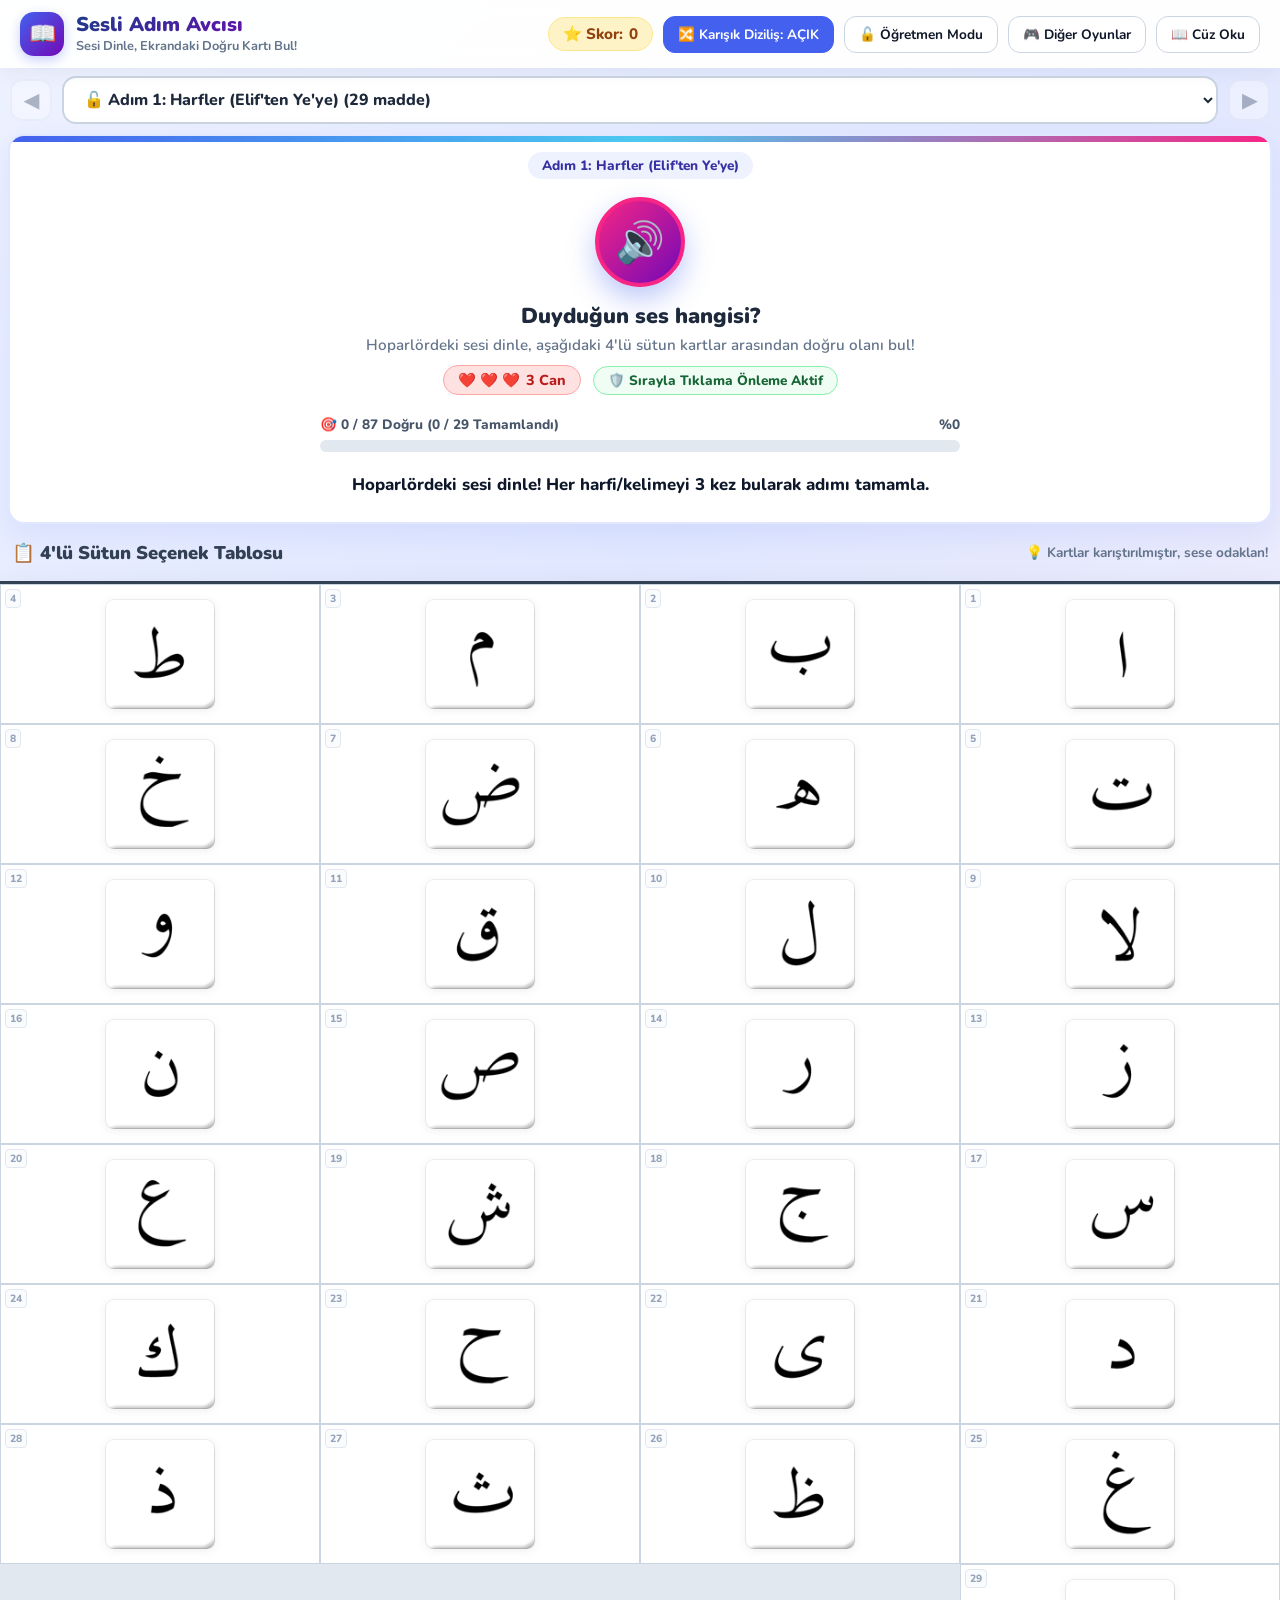
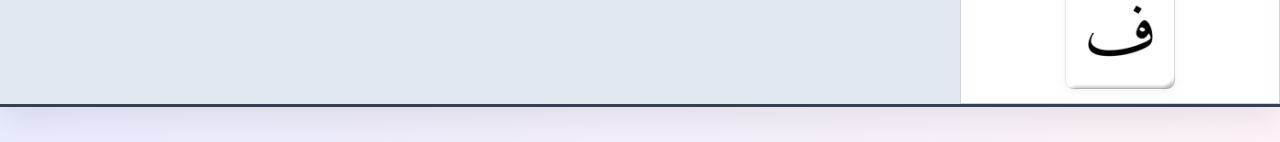
<file: sesli_adimlar.html>
<!DOCTYPE html>
<html lang="tr">
<head>
  <meta charset="UTF-8" />
  <meta name="viewport" content="width=device-width, initial-scale=1.0" />
  <title>Sesli Adım Avcısı - Sesi Dinle, Doğruyu Bul!</title>
  <link rel="preconnect" href="https://fonts.googleapis.com">
  <link rel="preconnect" href="https://fonts.gstatic.com" crossorigin>
  <link href="https://fonts.googleapis.com/css2?family=Amiri:wght@400;700&family=Nunito:wght@400;600;700;800;900&display=swap" rel="stylesheet">
  <style>
    :root {
      --primary: #4361ee;
      --primary-dark: #3a0ca3;
      --accent: #4cc9f0;
      --success: #10b981;
      --warning: #f59e0b;
      --danger: #ef4444;
      --purple: #7209b7;
      --bg: #f8fafc;
      --card-bg: #ffffff;
      --text: #0f172a;
      --text-muted: #64748b;
      --shadow-sm: 0 4px 6px -1px rgba(0, 0, 0, 0.07);
      --shadow-md: 0 10px 15px -3px rgba(0, 0, 0, 0.1);
      --shadow-lg: 0 20px 25px -5px rgba(67, 97, 238, 0.15);
      --border-radius: 18px;
    }

    * {
      box-sizing: border-box;
      margin: 0;
      padding: 0;
      -webkit-tap-highlight-color: transparent;
      user-select: none;
    }

    body {
      font-family: 'Nunito', sans-serif;
      background: linear-gradient(135deg, #eef2ff 0%, #e0e7ff 40%, #fdf2f8 100%);
      color: var(--text);
      min-height: 100vh;
      display: flex;
      flex-direction: column;
      position: relative;
      overflow-x: hidden;
    }

    /* Üst Navigasyon & Kontrol Çubuğu */
    header {
      background: rgba(255, 255, 255, 0.95);
      backdrop-filter: blur(10px);
      box-shadow: 0 4px 20px rgba(0, 0, 0, 0.05);
      padding: 12px 20px;
      position: sticky;
      top: 0;
      z-index: 100;
      display: flex;
      flex-wrap: wrap;
      justify-content: space-between;
      align-items: center;
      gap: 12px;
    }

    .brand {
      display: flex;
      align-items: center;
      gap: 12px;
      text-decoration: none;
      color: var(--text);
    }

    .brand-icon {
      width: 44px;
      height: 44px;
      background: linear-gradient(135deg, #4361ee, #7209b7);
      border-radius: 14px;
      display: flex;
      align-items: center;
      justify-content: center;
      font-size: 22px;
      color: white;
      box-shadow: 0 4px 12px rgba(67, 97, 238, 0.3);
    }

    .brand-text h1 {
      font-size: 1.25rem;
      font-weight: 900;
      background: linear-gradient(135deg, #1e3a8a, #7209b7);
      -webkit-background-clip: text;
      -webkit-text-fill-color: transparent;
      line-height: 1.2;
    }

    .brand-text p {
      font-size: 0.8rem;
      color: var(--text-muted);
      font-weight: 700;
    }

    .header-actions {
      display: flex;
      align-items: center;
      gap: 10px;
      flex-wrap: wrap;
    }

    .score-badge {
      display: flex;
      align-items: center;
      gap: 6px;
      background: #fef3c7;
      color: #92400e;
      padding: 6px 14px;
      border-radius: 999px;
      font-weight: 800;
      font-size: 0.95rem;
      border: 1.5px solid #fde68a;
    }

    .btn-nav-action {
      background: white;
      border: 1.5px solid #cbd5e1;
      padding: 8px 14px;
      border-radius: 12px;
      font-family: inherit;
      font-weight: 700;
      font-size: 0.85rem;
      cursor: pointer;
      display: inline-flex;
      align-items: center;
      gap: 6px;
      transition: all 0.2s ease;
      color: var(--text);
      text-decoration: none;
    }

    .btn-nav-action:hover {
      background: #f1f5f9;
      border-color: #94a3b8;
      transform: translateY(-1px);
    }

    .btn-nav-action.active {
      background: #4361ee;
      border-color: #4361ee;
      color: white;
    }

    /* Adım Gezinme Barı (Step Bar) */
    .step-control-bar {
      max-width: 100%;
      margin: 8px 0 0 0;
      padding: 0 10px;
      width: 100%;
      display: flex;
      align-items: center;
      justify-content: space-between;
      gap: 12px;
      flex-wrap: wrap;
    }

    .step-selector-box {
      display: flex;
      align-items: center;
      gap: 10px;
      flex: 1;
      min-width: 280px;
    }

    .btn-step-nav {
      background: white;
      border: 2px solid #e2e8f0;
      width: 42px;
      height: 42px;
      border-radius: 12px;
      font-size: 1.2rem;
      cursor: pointer;
      display: flex;
      align-items: center;
      justify-content: center;
      transition: all 0.2s ease;
      font-weight: 900;
      color: #334155;
    }

    .btn-step-nav:hover:not(:disabled) {
      background: #4361ee;
      border-color: #4361ee;
      color: white;
      transform: scale(1.05);
    }

    .btn-step-nav:disabled {
      opacity: 0.35;
      cursor: not-allowed;
    }

    .step-dropdown-select {
      flex: 1;
      padding: 10px 16px;
      font-family: inherit;
      font-size: 1rem;
      font-weight: 800;
      border-radius: 14px;
      border: 2px solid #cbd5e1;
      background: white;
      color: #1e293b;
      cursor: pointer;
      outline: none;
      transition: border-color 0.2s;
    }

    .step-dropdown-select:focus {
      border-color: #4361ee;
    }

    /* Ana Oyun Konteyneri: Kenarlarda Boşluk Kalmasın */
    main {
      flex: 1;
      max-width: 100%;
      margin: 0;
      padding: 10px 0px 35px 0px;
      width: 100%;
      display: flex;
      flex-direction: column;
      gap: 12px;
    }

    /* SESLİ HEDEF KAHRAMAN ALANI (Audio Hero) */
    .audio-hero-card {
      background: white;
      border-radius: 16px;
      padding: 16px 14px;
      margin: 0 8px;
      width: calc(100% - 16px);
      max-width: 100%;
      box-shadow: 0 10px 30px rgba(67, 97, 238, 0.1);
      border: 2px solid #e0e7ff;
      display: flex;
      flex-direction: column;
      align-items: center;
      text-align: center;
      position: relative;
      overflow: hidden;
    }

    .audio-hero-card::before {
      content: '';
      position: absolute;
      top: 0;
      left: 0;
      right: 0;
      height: 6px;
      background: linear-gradient(90deg, #4361ee, #4cc9f0, #f72585);
    }

    .step-badge-indicator {
      display: inline-flex;
      align-items: center;
      gap: 6px;
      background: #eef2ff;
      color: #3730a3;
      padding: 4px 14px;
      border-radius: 999px;
      font-size: 0.85rem;
      font-weight: 800;
      margin-bottom: 8px;
    }

    .hero-speaker-wrapper {
      position: relative;
      margin: 10px 0 14px 0;
    }

    .btn-hero-speaker {
      width: 90px;
      height: 90px;
      border-radius: 50%;
      border: 4px solid #c7d2fe;
      background: linear-gradient(135deg, #4361ee, #3a0ca3);
      color: white;
      font-size: 40px;
      cursor: pointer;
      display: flex;
      align-items: center;
      justify-content: center;
      box-shadow: 0 12px 28px rgba(67, 97, 238, 0.35);
      transition: all 0.25s cubic-bezier(0.175, 0.885, 0.32, 1.275);
      outline: none;
    }

    .btn-hero-speaker:hover {
      transform: scale(1.08);
      box-shadow: 0 16px 36px rgba(67, 97, 238, 0.45);
    }

    .btn-hero-speaker:active {
      transform: scale(0.95);
    }

    .btn-hero-speaker.pulse-anim {
      animation: speakerPulse 1.2s infinite;
      border-color: #f72585;
      background: linear-gradient(135deg, #f72585, #7209b7);
    }

    @keyframes speakerPulse {
      0% {
        box-shadow: 0 0 0 0 rgba(247, 37, 133, 0.7);
        transform: scale(1);
      }
      50% {
        box-shadow: 0 0 0 20px rgba(247, 37, 133, 0);
        transform: scale(1.06);
      }
      100% {
        box-shadow: 0 0 0 0 rgba(247, 37, 133, 0);
        transform: scale(1);
      }
    }

    .hero-prompt-title {
      font-size: 1.35rem;
      font-weight: 900;
      color: #1e293b;
      margin-bottom: 4px;
    }

    .hero-prompt-sub {
      font-size: 0.95rem;
      color: #64748b;
      font-weight: 600;
      max-width: 600px;
    }

    /* İlerleme Çubuğu */
    .step-progress-wrapper {
      width: 100%;
      max-width: 640px;
      margin-top: 14px;
    }

    .progress-stats {
      display: flex;
      justify-content: space-between;
      font-size: 0.85rem;
      font-weight: 800;
      color: #475569;
      margin-bottom: 6px;
    }

    .progress-bar-track {
      width: 100%;
      height: 12px;
      background: #e2e8f0;
      border-radius: 999px;
      overflow: hidden;
      position: relative;
    }

    .progress-bar-fill {
      height: 100%;
      background: linear-gradient(90deg, #10b981, #3b82f6);
      border-radius: 999px;
      transition: width 0.4s ease;
      width: 0%;
    }

    /* GERİ BİLDİRİM BANNERI (Feedback Banner) */
    .feedback-banner {
      min-height: 44px;
      display: flex;
      align-items: center;
      justify-content: center;
      font-size: 1.05rem;
      font-weight: 800;
      padding: 6px 16px;
      border-radius: 12px;
      transition: all 0.3s ease;
      text-align: center;
    }

    .feedback-banner.correct {
      background: #dcfce7;
      color: #15803d;
      border: 1.5px solid #86efac;
      animation: popSuccess 0.4s ease;
    }

    .feedback-banner.wrong {
      background: #fee2e2;
      color: #b91c1c;
      border: 1.5px solid #fca5a5;
      animation: shakeWrong 0.4s ease;
    }

    @keyframes popSuccess {
      0% { transform: scale(0.9); opacity: 0; }
      50% { transform: scale(1.05); }
      100% { transform: scale(1); opacity: 1; }
    }

    @keyframes shakeWrong {
      0%, 100% { transform: translateX(0); }
      20%, 60% { transform: translateX(-8px); }
      40%, 80% { transform: translateX(8px); }
    }

    /* ======================================================== */
    /* EKRANDAKİ TÜM SEÇENEKLER TABLOSU: KESİNLİKLE 4'LÜ SÜTUN */
    /* ======================================================== */
    .cards-board-header {
      display: flex;
      justify-content: space-between;
      align-items: center;
      margin-top: 4px;
      padding: 0 12px;
      max-width: 100%;
      margin: 4px 0 0 0;
      width: 100%;
    }

    .cards-board-title {
      font-size: 1.15rem;
      font-weight: 900;
      color: #334155;
      display: flex;
      align-items: center;
      gap: 8px;
    }

    .cards-board-hint {
      font-size: 0.85rem;
      color: #64748b;
      font-weight: 700;
    }

    /* 4'LÜ SÜTUN DÜZENİ: KENARLARDA VE ARALARINDA BOŞLUKSUZ, TAM GENİŞLİK */
    .options-grid-board {
      display: grid !important;
      grid-template-columns: repeat(4, 1fr) !important;
      gap: 0px !important; /* ARALARINDA BOŞLUK YOK! */
      direction: rtl; /* Arapça okuma yönü (sağdan sola) */
      margin: 4px 0 0 0 !important;
      max-width: 100% !important; /* KENARLARDA BOŞLUK YOK! EKRANI TAM KAPLAR */
      width: 100% !important;
      background: #e2e8f0; /* Hücre sınır çizgileri için */
      border: 3px solid #334155; /* Klasik Elifba cüzü çerçevesi */
      border-left: none !important; /* Ekranın sol kenarına sıfır yapışır */
      border-right: none !important; /* Ekranın sağ kenarına sıfır yapışır */
      border-radius: 0px !important; /* Köşelerde boşluk kalmaz */
      overflow: hidden;
      box-shadow: 0 10px 30px rgba(0, 0, 0, 0.08);
      transition: opacity 0.2s ease, filter 0.2s ease;
    }

    .options-grid-board.board-locked {
      pointer-events: none !important;
      opacity: 0.7;
      filter: grayscale(0.2);
    }

    @media (max-width: 640px) {
      main {
        padding: 4px 0 20px 0 !important;
        gap: 8px !important;
      }

      .audio-hero-card {
        margin: 0 4px !important;
        width: calc(100% - 8px) !important;
        padding: 12px 10px !important;
      }

      .options-grid-board {
        grid-template-columns: repeat(4, 1fr) !important;
        gap: 0px !important;
        margin-top: 4px !important;
        border-width: 2px 0 !important;
        border-radius: 0px !important;
      }

      .item-card {
        border-radius: 0px !important;
        min-height: 90px !important;
        padding: 4px 2px !important;
      }

      .item-card img {
        width: auto !important;
        height: auto !important;
        max-width: 88% !important;
        max-height: 72px !important;
        transform: none !important;
      }

      .item-card .card-arabic-fallback {
        font-size: 2.2rem !important;
      }

      .item-card .item-num-badge {
        display: none;
      }
    }

    /* KART TASARIMI: BİTİŞİK HÜCRELER, DIŞA TAŞMAYI ÖNLEYEN DÜZEN */
    .item-card {
      background: white;
      border: 1px solid #cbd5e1; /* Bitişik ince hücre çizgisi */
      border-radius: 0px !important; /* Boşluksuz bitişik hücreler */
      min-height: 140px;
      display: flex;
      flex-direction: column;
      align-items: center;
      justify-content: center;
      cursor: pointer;
      position: relative;
      overflow: hidden;
      transition: background 0.15s ease, box-shadow 0.15s ease;
      padding: 8px 6px !important; /* Dışa taşmayı önleyen güvenli iç pay */
      margin: 0 !important;
    }

    .item-card:hover:not(.solved):not(.guess-disabled) {
      background: #eff6ff;
      z-index: 2;
      box-shadow: inset 0 0 0 3px #4361ee;
    }

    .item-card:active:not(.solved):not(.guess-disabled) {
      background: #dbeafe;
    }

    /* HARF VE KELİME RESİMLERİ: DIŞA TAŞMAYACAK ŞEKİLDE HAFİF KÜÇÜLTÜLMÜŞ */
    .item-card img {
      width: auto !important;
      height: auto !important;
      max-width: 88% !important; /* Kenarlardan dışa taşmaz */
      max-height: 110px !important;
      object-fit: contain !important;
      pointer-events: none;
      transform: none !important; /* Dışa taşmaya sebep olan büyütme kaldırıldı */
      filter: drop-shadow(0 2px 4px rgba(0,0,0,0.06));
      transition: transform 0.2s ease;
    }

    .item-card:hover:not(.guess-disabled) img {
      transform: scale(1.04) !important; /* Hücre içinde hafif ve kontrollü animasyon */
    }

    /* ARAPÇA METİN: TAŞMAYAN NET YAZITİPİ */
    .item-card .card-arabic-fallback {
      font-family: 'Amiri', serif;
      font-size: 3.5rem !important;
      font-weight: 700;
      color: #0f172a;
      line-height: 1;
      margin: 0;
      padding: 0;
    }

    .item-card .item-num-badge {
      position: absolute;
      top: 4px;
      left: 4px;
      font-size: 0.65rem;
      font-weight: 800;
      color: #94a3b8;
      background: rgba(248, 250, 252, 0.85);
      padding: 1px 4px;
      border-radius: 4px;
      border: 1px solid #e2e8f0;
      z-index: 1;
    }

    /* Kart Durumu: Doğru Bulundu (Solved) */
    .item-card.solved {
      background: #f0fdf4 !important;
      cursor: default;
      box-shadow: inset 0 0 0 2.5px #22c55e !important;
      z-index: 1;
    }

    .item-card.solved::after {
      content: '✓';
      position: absolute;
      top: 4px;
      right: 4px;
      width: 22px;
      height: 22px;
      background: #22c55e;
      color: white;
      font-size: 13px;
      font-weight: 900;
      border-radius: 50%;
      display: flex;
      align-items: center;
      justify-content: center;
      box-shadow: 0 2px 6px rgba(34, 197, 94, 0.4);
      z-index: 3;
      animation: badgePop 0.35s ease;
    }

    @keyframes badgePop {
      0% { transform: scale(0); }
      70% { transform: scale(1.2); }
      100% { transform: scale(1); }
    }

    /* KART ÜZERİNDEKİ 3 TEKRAR YILDIZ GÖSTERGESİ */
    .card-stars-badge {
      position: absolute;
      top: 4px;
      right: 4px;
      font-size: 0.72rem;
      font-weight: 900;
      color: #92400e;
      background: rgba(254, 243, 199, 0.95);
      border: 1px solid #fde68a;
      padding: 1px 6px;
      border-radius: 999px;
      display: inline-flex;
      align-items: center;
      gap: 2px;
      z-index: 3;
      box-shadow: 0 1px 4px rgba(0,0,0,0.06);
    }

    .item-card.solved .card-stars-badge {
      background: #16a34a !important;
      color: white !important;
      border-color: #15803d !important;
    }

    /* Kart Durumu: Yanlış Tıklanan (Shake Effect - KARTLAR ASLA KAPANMAZ!) */
    .item-card.card-shake {
      animation: shakeCard 0.4s ease;
      background: #fef2f2 !important;
      box-shadow: inset 0 0 0 3px #ef4444 !important;
      z-index: 3;
    }

    @keyframes shakeCard {
      0%, 100% { transform: translateX(0); }
      20%, 60% { transform: translateX(-6px); }
      40%, 80% { transform: translateX(6px); }
    }

    /* Kart Durumu: Doğru Tıklama Anı (Flash Effect) */
    .item-card.correct-flash {
      animation: flashSuccess 0.5s ease;
    }

    @keyframes flashSuccess {
      0% { transform: scale(0.95); background: #bbf7d0; }
      50% { transform: scale(1.08); background: #86efac; }
      100% { transform: scale(1); background: #f0fdf4; }
    }

    /* ======================================================== */
    /* BÜYÜK ADIM GEÇME KUTLAMA MODALI (VICTORY MODAL)           */
    /* ======================================================== */
    .modal-overlay {
      position: fixed;
      top: 0;
      left: 0;
      width: 100vw;
      height: 100vh;
      background: rgba(15, 23, 42, 0.7);
      backdrop-filter: blur(8px);
      z-index: 1000;
      display: none;
      align-items: center;
      justify-content: center;
      padding: 20px;
    }

    .modal-overlay.active {
      display: flex;
      animation: fadeInModal 0.3s ease;
    }

    @keyframes fadeInModal {
      from { opacity: 0; }
      to { opacity: 1; }
    }

    .victory-modal-card {
      background: white;
      border-radius: 28px;
      padding: 36px 30px;
      max-width: 480px;
      width: 100%;
      text-align: center;
      box-shadow: 0 25px 50px -12px rgba(0, 0, 0, 0.35);
      border: 3px solid #818cf8;
      position: relative;
      animation: zoomInCard 0.4s cubic-bezier(0.175, 0.885, 0.32, 1.275);
    }

    @keyframes zoomInCard {
      from { transform: scale(0.8); opacity: 0; }
      to { transform: scale(1); opacity: 1; }
    }

    .victory-icon-big {
      font-size: 70px;
      line-height: 1;
      margin-bottom: 12px;
      animation: bounceIcon 1s infinite alternate;
    }

    @keyframes bounceIcon {
      from { transform: translateY(0); }
      to { transform: translateY(-10px); }
    }

    .victory-modal-card h2 {
      font-size: 1.8rem;
      font-weight: 900;
      color: #1e1b4b;
      margin-bottom: 8px;
    }

    .victory-modal-card p {
      font-size: 1rem;
      color: #64748b;
      font-weight: 700;
      margin-bottom: 20px;
      line-height: 1.5;
    }

    .victory-stats-box {
      background: #f8fafc;
      border: 1.5px solid #e2e8f0;
      border-radius: 16px;
      padding: 12px 16px;
      margin-bottom: 24px;
      display: flex;
      justify-content: space-around;
      font-weight: 800;
    }

    .btn-next-step-big {
      background: linear-gradient(135deg, #10b981, #059669);
      color: white;
      border: none;
      padding: 16px 28px;
      border-radius: 16px;
      font-family: inherit;
      font-size: 1.15rem;
      font-weight: 900;
      cursor: pointer;
      width: 100%;
      box-shadow: 0 10px 20px rgba(16, 185, 129, 0.35);
      transition: all 0.2s ease;
      display: flex;
      align-items: center;
      justify-content: center;
      gap: 10px;
      margin-bottom: 10px;
    }

    .btn-next-step-big:hover {
      transform: translateY(-2px);
      box-shadow: 0 14px 28px rgba(16, 185, 129, 0.45);
    }

    .btn-replay-step {
      background: transparent;
      border: 2px solid #cbd5e1;
      color: #475569;
      padding: 12px 20px;
      border-radius: 14px;
      font-family: inherit;
      font-size: 0.95rem;
      font-weight: 800;
      cursor: pointer;
      width: 100%;
      transition: all 0.2s;
    }

    .btn-replay-step:hover {
      background: #f1f5f9;
      border-color: #94a3b8;
    }

    /* Konfeti Canvası */
    #confettiCanvas {
      position: fixed;
      top: 0;
      left: 0;
      width: 100vw;
      height: 100vh;
      pointer-events: none;
      z-index: 1001;
    }
  </style>
</head>
<body>

  <canvas id="confettiCanvas"></canvas>

  <!-- Üst Başlık & Kontroller -->
  <header>
    <a href="oyunlar.html" class="brand" title="Ana Sayfaya Dön">
      <div class="brand-icon">📖</div>
      <div class="brand-text">
        <h1>Sesli Adım Avcısı</h1>
        <p>Sesi Dinle, Ekrandaki Doğru Kartı Bul!</p>
      </div>
    </a>

    <div class="header-actions">
      <div class="score-badge">
        <span>⭐ Skor:</span>
        <span id="scoreDisplay">0</span>
      </div>

      <button class="btn-nav-action active" id="btnShuffleToggle" onclick="toggleBoardShuffle()" title="Kartların sırayla dizilmesini önler, yerlerini karıştırarak ezberi engeller">
        <span>🔀 Karışık Diziliş: AÇIK</span>
      </button>

      <button class="btn-nav-action" id="btnTeacherMode" onclick="toggleTeacherMode()" title="Tüm adımların kilidini aç">
        <span>🔓 Öğretmen Modu</span>
      </button>

      <a href="oyunlar.html" class="btn-nav-action">
        <span>🎮 Diğer Oyunlar</span>
      </a>

      <a href="cuz.html" class="btn-nav-action">
        <span>📖 Cüz Oku</span>
      </a>
    </div>
  </header>

  <!-- Adım Gezinme Barı -->
  <div class="step-control-bar">
    <div class="step-selector-box">
      <button class="btn-step-nav" id="btnPrevStep" onclick="navigateStep(-1)" title="Önceki Adım">◀</button>
      <select class="step-dropdown-select" id="stepSelect" onchange="onStepSelectChange(this.value)">
        <!-- JS ile 36 adım doldurulacak -->
      </select>
      <button class="btn-step-nav" id="btnNextStep" onclick="navigateStep(1)" title="Sonraki Adım">▶</button>
    </div>
  </div>

  <!-- Ana Oyun Alanı -->
  <main>
    <!-- Sesli Hedef Alanı -->
    <div class="audio-hero-card">
      <div class="step-badge-indicator" id="stepBadgeText">Adım 1: Harfler</div>

      <div class="hero-speaker-wrapper">
        <button class="btn-hero-speaker pulse-anim" id="btnHeroSpeaker" onclick="playCurrentTargetAudio()" title="Sesi Tekrar Çal (Boşluk Tuşu)">
          🔊
        </button>
      </div>

      <div class="hero-prompt-title">Duyduğun ses hangisi?</div>
      <div class="hero-prompt-sub">
        Hoparlördeki sesi dinle, aşağıdaki 4'lü sütun kartlar arasından doğru olanı bul!
      </div>

      <!-- Can ve Sırayla Tıklama Koruma Durumu -->
      <div style="display:flex; align-items:center; justify-content:center; gap:12px; margin: 10px 0 6px 0; flex-wrap:wrap;">
        <div id="livesIndicator" style="background:#fee2e2; border:1.5px solid #fca5a5; padding:4px 14px; border-radius:999px; font-weight:800; font-size:0.9rem; color:#b91c1c; display:inline-flex; align-items:center; gap:6px;">
          ❤️ ❤️ ❤️ <span>3 Can</span>
        </div>
        <div style="background:#f0fdf4; border:1.5px solid #86efac; padding:4px 14px; border-radius:999px; font-weight:800; font-size:0.85rem; color:#166534; display:inline-flex; align-items:center; gap:6px;">
          🛡️ Sırayla Tıklama Önleme Aktif
        </div>
      </div>

      <div class="step-progress-wrapper">
        <div class="progress-stats">
          <span id="progressText">🎯 0 / 28 Tamamlandı</span>
          <span id="percentText">%0</span>
        </div>
        <div class="progress-bar-track">
          <div class="progress-bar-fill" id="progressBarFill"></div>
        </div>
      </div>

      <div class="feedback-banner" id="feedbackBanner" style="margin-top: 10px;">
        <span style="color: #64748b;">Hoparlördeki sesi dinle ve 4 sütunlu tablodan doğru kartı seç...</span>
      </div>
    </div>

    <!-- Ekrandaki Seçenekler Başlığı (4'lü Sütun Vurgusu) -->
    <div class="cards-board-header">
      <div class="cards-board-title">
        <span>📋 4'lü Sütun Seçenek Tablosu</span>
      </div>
      <div class="cards-board-hint">
        💡 Kartlar karıştırılmıştır, sese odaklan!
      </div>
    </div>

    <!-- EKRANDA ADIMIN İÇİNDEKİ HER ŞEY 4'LÜ SÜTUN SEÇENEK OLARAK DURUYOR -->
    <div class="options-grid-board" id="optionsGridBoard">
      <!-- JS ile adımın tüm kartları buraya eklenir -->
    </div>
  </main>

  <!-- KUTLAMA & ADIM GEÇME MODALI -->
  <div class="modal-overlay" id="victoryModal">
    <div class="victory-modal-card">
      <div class="victory-icon-big">🏆 🎉 🌟</div>
      <h2>MAŞALLAH!</h2>
      <p id="victoryModalText">
        Bu adımdaki tüm kelimeleri ve harfleri başarıyla dinleyip buldun!
      </p>

      <div class="victory-stats-box">
        <div>⭐ Toplam Puan: <span id="modalFinalScore">0</span></div>
        <div>✅ Adım: <span id="modalCompletedStep">1</span></div>
      </div>

      <button class="btn-next-step-big" id="btnModalNextStep" onclick="advanceToNextStep()">
        <span>🚀 Sonraki Adıma Başla! ➡️</span>
      </button>

      <button class="btn-replay-step" onclick="replayCurrentStep()">
        <span>🔁 Bu Adımı Tekrar Oyna</span>
      </button>
    </div>
  </div>

  <!-- Müfredat Veritabanı -->
  <script src="curriculum_data.js"></script>

  <script>
    /* ======================================================== */
    /* SESLİ ADIM AVCISI MOTORU (AUDIO STEP MASTER ENGINE)      */
    /* ======================================================== */

    const STORAGE_KEY = 'elifba_sesli_adimlar_v1';
    let currentStepNum = 1;
    let highestUnlocked = 1;
    let teacherMode = false;
    let totalScore = 0;

    let currentStepData = null;
    let remainingPool = [];
    let solvedIds = new Set();
    let currentTarget = null;
    let canClickCard = true;
    let activeAudio = null;

    // Web Audio Sentetik Ses Efektleri (Ding / Buzzer / Fanfare)
    let audioCtx = null;
    function getAudioContext() {
      if (!audioCtx) {
        audioCtx = new (window.AudioContext || window.webkitAudioContext)();
      }
      if (audioCtx.state === 'suspended') {
        audioCtx.resume();
      }
      return audioCtx;
    }

    function playDingSound() {
      try {
        const ctx = getAudioContext();
        const osc = ctx.createOscillator();
        const gain = ctx.createGain();
        osc.connect(gain);
        gain.connect(ctx.destination);
        osc.type = 'sine';
        const now = ctx.currentTime;
        osc.frequency.setValueAtTime(587.33, now); // D5
        osc.frequency.exponentialRampToValueAtTime(880, now + 0.15); // A5
        gain.gain.setValueAtTime(0.3, now);
        gain.gain.exponentialRampToValueAtTime(0.01, now + 0.35);
        osc.start(now);
        osc.stop(now + 0.35);
      } catch (e) {}
    }

    function playWrongSound() {
      try {
        const ctx = getAudioContext();
        const osc = ctx.createOscillator();
        const gain = ctx.createGain();
        osc.connect(gain);
        gain.connect(ctx.destination);
        osc.type = 'triangle';
        const now = ctx.currentTime;
        osc.frequency.setValueAtTime(180, now);
        osc.frequency.setValueAtTime(130, now + 0.12);
        gain.gain.setValueAtTime(0.3, now);
        gain.gain.exponentialRampToValueAtTime(0.01, now + 0.3);
        osc.start(now);
        osc.stop(now + 0.3);
      } catch (e) {}
    }

    function playVictoryFanfare() {
      try {
        const ctx = getAudioContext();
        const notes = [523.25, 659.25, 783.99, 1046.50]; // C5, E5, G5, C6
        notes.forEach((freq, idx) => {
          const osc = ctx.createOscillator();
          const gain = ctx.createGain();
          osc.connect(gain);
          gain.connect(ctx.destination);
          osc.type = 'sine';
          const startTime = ctx.currentTime + (idx * 0.12);
          osc.frequency.setValueAtTime(freq, startTime);
          gain.gain.setValueAtTime(0.3, startTime);
          gain.gain.exponentialRampToValueAtTime(0.01, startTime + 0.35);
          osc.start(startTime);
          osc.stop(startTime + 0.35);
        });
      } catch (e) {}
    }

    // 1. İlerleme Yükleme & Kaydetme (Doğru Cevaplar Kalıcı Olarak Saklanır)
    let stepMasteryData = {}; // { [stepNum]: { [itemId]: hits } }
    window.stepMasteryData = stepMasteryData;

    function loadSavedProgress() {
      try {
        const raw = localStorage.getItem(STORAGE_KEY);
        if (raw) {
          const data = JSON.parse(raw);
          highestUnlocked = data.highestUnlocked || 1;
          totalScore = data.totalScore || 0;
          currentStepNum = Math.min(data.lastStep || 1, highestUnlocked);
          if (data.stepMasteryData && typeof data.stepMasteryData === 'object') {
            stepMasteryData = data.stepMasteryData;
            window.stepMasteryData = stepMasteryData;
          }
        }
      } catch (e) {}
      updateScoreBadge();
    }

    function saveProgress() {
      try {
        localStorage.setItem(STORAGE_KEY, JSON.stringify({
          highestUnlocked,
          totalScore,
          lastStep: currentStepNum,
          stepMasteryData
        }));
      } catch (e) {}
    }

    function updateScoreBadge() {
      const el = document.getElementById('scoreDisplay');
      if (el) el.textContent = totalScore;
    }

    // 2. Adım Seçici Menüsünü Doldur
    function populateStepDropdown() {
      const select = document.getElementById('stepSelect');
      if (!select || !window.CURRICULUM_STEPS) return;

      select.innerHTML = '';
      window.CURRICULUM_STEPS.forEach((step, idx) => {
        const opt = document.createElement('option');
        opt.value = step.step;

        const isLocked = !teacherMode && step.step > highestUnlocked;
        opt.disabled = isLocked;

        let icon = '🔒 ';
        if (step.step < highestUnlocked) icon = '⭐ ';
        else if (step.step === highestUnlocked) icon = '🔓 ';
        if (teacherMode) icon = '📖 ';

        opt.textContent = `${icon} Adım ${step.step}: ${step.shortTitle || step.title} (${step.items ? step.items.length : 0} madde)`;
        select.appendChild(opt);
      });

      select.value = currentStepNum;
      updateStepNavButtons();
    }

    function updateStepNavButtons() {
      const prevBtn = document.getElementById('btnPrevStep');
      const nextBtn = document.getElementById('btnNextStep');
      if (prevBtn) prevBtn.disabled = currentStepNum <= 1;
      if (nextBtn) {
        const maxSteps = window.CURRICULUM_STEPS ? window.CURRICULUM_STEPS.length : 36;
        nextBtn.disabled = currentStepNum >= maxSteps || (!teacherMode && currentStepNum >= highestUnlocked);
      }
    }

    function onStepSelectChange(val) {
      loadStep(parseInt(val, 10));
    }

    function navigateStep(delta) {
      const target = currentStepNum + delta;
      const maxSteps = window.CURRICULUM_STEPS ? window.CURRICULUM_STEPS.length : 36;
      if (target >= 1 && target <= maxSteps) {
        if (teacherMode || target <= highestUnlocked) {
          loadStep(target);
        }
      }
    }

    function toggleTeacherMode() {
      teacherMode = !teacherMode;
      const btn = document.getElementById('btnTeacherMode');
      if (btn) {
        btn.classList.toggle('active', teacherMode);
        btn.innerHTML = teacherMode ? '🔓 <strong>Öğretmen: AÇIK</strong>' : '🔓 Öğretmen Modu';
      }
      populateStepDropdown();
    }

    // 3 TEKRAR MASTER KURALI & SIRAYLA TIKLAMAYI ÖNLEME MOTORU
    const REQUIRED_HITS_PER_ITEM = 3; // Her harf ve kelime 3 kez doğru bilinerek tamamlanır!
    window.REQUIRED_HITS_PER_ITEM = REQUIRED_HITS_PER_ITEM;
    let itemHits = {}; // item.id -> kaç kez doğru bilindi (0, 1, 2, 3)
    window.itemHits = itemHits;
    let shuffleBoard = true; // Tahtada kartları karışık diz (Sırayla tıklamayı önlemek için varsayılan: AÇIK)
    let currentBoardItems = []; // Tahtada dizili olan kartlar
    let consecutiveWrongGuesses = 0; // Bu soru için ardışık yapılan yanlış tıklama sayısı
    let currentQuestionLives = 3; // 3 can

    function toggleBoardShuffle() {
      shuffleBoard = !shuffleBoard;
      const btn = document.getElementById('btnShuffleToggle');
      if (btn) {
        btn.classList.toggle('active', shuffleBoard);
        btn.innerHTML = shuffleBoard ? '<span>🔀 Karışık Diziliş: AÇIK</span>' : '<span>📋 Sıralı Diziliş</span>';
      }
      renderAllStepCards();
    }

    function updateLivesDisplay() {
      const el = document.getElementById('livesIndicator');
      if (!el) return;
      const hearts = '❤️ '.repeat(currentQuestionLives) + '🤍 '.repeat(Math.max(0, 3 - currentQuestionLives));
      el.innerHTML = `${hearts} <span>${currentQuestionLives} Can</span>`;
    }

    function updateCardStarBadge(itemId, hits) {
      const badge = document.getElementById(`stars_${itemId}`);
      if (!badge) return;
      if (hits >= REQUIRED_HITS_PER_ITEM) {
        badge.innerHTML = '⭐⭐⭐ ✓';
        badge.style.display = 'inline-flex';
      } else if (hits === 2) {
        badge.innerHTML = '⭐⭐ (2/3)';
        badge.style.display = 'inline-flex';
      } else if (hits === 1) {
        badge.innerHTML = '⭐ (1/3)';
        badge.style.display = 'inline-flex';
      } else {
        badge.style.display = 'none';
      }
    }

    // 3. Adımı Yükle ve Ekranı Kur (Doğru Cevaplar Saklanır, Silinmez)
    function loadStep(stepNum, reset = false) {
      if (!window.CURRICULUM_STEPS) return;

      const step = window.CURRICULUM_STEPS.find(s => s.step === stepNum);
      if (!step || !step.items || step.items.length === 0) {
        alert('Bu adım için alıştırma bulunamadı!');
        return;
      }

      currentStepNum = stepNum;
      currentStepData = step;

      // Bu adımın doğru cevaplarını hafızadan yükle veya başlat
      if (!stepMasteryData[stepNum] || reset) {
        stepMasteryData[stepNum] = {};
        step.items.forEach(it => { stepMasteryData[stepNum][it.id] = 0; });
      }

      // Eksik madde varsa 0 olarak tamamla
      step.items.forEach(it => {
        if (typeof stepMasteryData[stepNum][it.id] !== 'number') {
          stepMasteryData[stepNum][it.id] = 0;
        }
      });

      itemHits = stepMasteryData[stepNum];

      // 3 kez doğru bilinmiş olanları solvedIds kümesine ekle
      solvedIds = new Set();
      step.items.forEach(it => {
        if ((itemHits[it.id] || 0) >= REQUIRED_HITS_PER_ITEM) {
          solvedIds.add(it.id);
        }
      });

      // Soru havuzu: Sadece HENÜZ 3 kez bilinmemiş hedeflerin kalan haklarını ekle!
      remainingPool = [];
      step.items.forEach(it => {
        const hits = itemHits[it.id] || 0;
        const needed = Math.max(0, REQUIRED_HITS_PER_ITEM - hits);
        for (let r = 0; r < needed; r++) {
          remainingPool.push(it);
        }
      });

      // Kalan soru havuzunu karıştır
      remainingPool.sort(() => 0.5 - Math.random());

      currentTarget = null;
      canClickCard = true;
      consecutiveWrongGuesses = 0;
      currentQuestionLives = 3;
      updateLivesDisplay();

      // Dropdown güncelle
      const select = document.getElementById('stepSelect');
      if (select) select.value = stepNum;
      updateStepNavButtons();

      // Başlık ve Rozet
      const badge = document.getElementById('stepBadgeText');
      if (badge) badge.textContent = `Adım ${step.step}: ${step.shortTitle || step.title}`;

      // İlerleme Çubuğunu Güncelle (Kayıtlı cevaplarla anında dolar)
      updateProgressBar();

      // EKRANDA ADIMIN İÇİNDEKİ TÜM KARTLARI ÇİZ (Kayıtlı yıldızlar ekranda kalır!)
      renderAllStepCards();

      // Adım zaten tamamen tamamlanmışsa
      if (solvedIds.size >= step.items.length) {
        showFeedback('correct', '🏆 <strong>Tebrikler!</strong> Bu adımdaki tüm soruları 3 kez doğru bilerek tamamladın. Kartlara tıklayarak dinleyebilir veya adımı tekrar oynayabilirsin!');
        return;
      }

      // GERİ BİLDİRİM
      showFeedback('neutral', 'Hoparlördeki sesi dinle! Her harfi/kelimeyi 3 kez bularak adımı tamamla.');

      // Sesi ilk kez otomatik çal
      pickNextTargetAndPlay();
    }

    // 4. EKRANA TÜM KARTLARI 4'LÜ SÜTUN DÜZENİNDE BAS (YANLIŞLAR ASLA KAPANMAZ!)
    function renderAllStepCards() {
      const grid = document.getElementById('optionsGridBoard');
      if (!grid || !currentStepData) return;

      grid.innerHTML = '';

      if (shuffleBoard) {
        // Sırayla tıklamayı önlemek için kartlar tahtaya karışık dizilir
        currentBoardItems = [...currentStepData.items].sort(() => 0.5 - Math.random());
      } else {
        currentBoardItems = [...currentStepData.items];
      }

      currentBoardItems.forEach((item, idx) => {
        const card = document.createElement('div');
        card.className = 'item-card';
        card.id = `card_${item.id}`;
        card.dataset.id = item.id;

        const hits = itemHits[item.id] || 0;
        if (hits >= REQUIRED_HITS_PER_ITEM) {
          card.classList.add('solved');
        }

        // Yıldız Rozeti (3 Tekrar Durumu)
        const starBadge = document.createElement('span');
        starBadge.className = 'card-stars-badge';
        starBadge.id = `stars_${item.id}`;
        if (hits >= REQUIRED_HITS_PER_ITEM) {
          starBadge.innerHTML = '⭐⭐⭐ ✓';
          starBadge.style.display = 'inline-flex';
        } else if (hits === 2) {
          starBadge.innerHTML = '⭐⭐ (2/3)';
          starBadge.style.display = 'inline-flex';
        } else if (hits === 1) {
          starBadge.innerHTML = '⭐ (1/3)';
          starBadge.style.display = 'inline-flex';
        } else {
          starBadge.style.display = 'none';
        }
        card.appendChild(starBadge);

        // Numara etiketi
        const numBadge = document.createElement('span');
        numBadge.className = 'item-num-badge';
        numBadge.textContent = idx + 1;
        card.appendChild(numBadge);

        // Resim veya Metin
        if (item.img) {
          const img = document.createElement('img');
          img.src = item.img;
          img.alt = item.alt || 'Harf';
          img.loading = 'lazy';
          img.onerror = () => {
            img.style.display = 'none';
            const span = document.createElement('span');
            span.className = 'card-arabic-fallback';
            span.textContent = item.alt || '؟';
            card.appendChild(span);
          };
          card.appendChild(img);
        } else {
          const span = document.createElement('span');
          span.className = 'card-arabic-fallback';
          span.textContent = item.alt || '؟';
          card.appendChild(span);
        }

        // Tıklama Olayı (Kart her zaman tıklanabilir, yanlışlar asla kapanmaz)
        card.onclick = () => onCardClicked(item, card);

        grid.appendChild(card);
      });
    }

    // Kalan kartları yeniden karıştır
    function reshuffleUnsolvedCards() {
      if (!currentStepData) return;
      renderAllStepCards();
      setTimeout(playCurrentTargetAudio, 400);
    }

    // 5. Karışık Sırayla Yeni Bir Hedef Seç ve Çal (3 Tekrar Havuzu)
    function pickNextTargetAndPlay() {
      // Henüz 3 kez bilinmemiş hedefleri filtrele
      const unmastered = remainingPool.filter(item => (itemHits[item.id] || 0) < REQUIRED_HITS_PER_ITEM);

      if (unmastered.length === 0) {
        // TÜM HARFLER/KELİMELER 3'ER KEZ BAŞARIYLA BİLİNDİ! ADIM TAMAMLANDI!
        handleStepCompleted();
        return;
      }

      // Aynı hedefi peş peşe sormamaya çalış (varsa başka bir hedef seç)
      let chosen = unmastered[0];
      if (unmastered.length > 1 && currentTarget && unmastered[0].id === currentTarget.id) {
        const alt = unmastered.find(i => i.id !== currentTarget.id);
        if (alt) chosen = alt;
      }

      currentTarget = chosen;

      // Seçilen hedefi havuzdan 1 adet eksilt
      const poolIdx = remainingPool.indexOf(currentTarget);
      if (poolIdx !== -1) remainingPool.splice(poolIdx, 1);

      canClickCard = true;
      consecutiveWrongGuesses = 0;
      currentQuestionLives = 3;
      updateLivesDisplay();

      const board = document.getElementById('optionsGridBoard');
      if (board) board.classList.remove('board-locked');

      // Sesi çal
      setTimeout(playCurrentTargetAudio, 400);
    }

    // 6. Hedef Sesini Çal
    function playCurrentTargetAudio() {
      if (!currentTarget || !currentTarget.audio) return;

      const speakerBtn = document.getElementById('btnHeroSpeaker');
      if (speakerBtn) speakerBtn.classList.add('pulse-anim');

      if (activeAudio) {
        activeAudio.pause();
        activeAudio.currentTime = 0;
      }

      activeAudio = new Audio(currentTarget.audio);
      activeAudio.play().catch(e => {
        console.log('Audio autoplay blocked, click speaker to play.');
      });

      activeAudio.onended = () => {
        if (speakerBtn) speakerBtn.classList.remove('pulse-anim');
      };
    }

    // 7. KARTA TIKLANDIĞINDA: YANLIŞLAR KAPANMAZ + 3 TEKRAR KURALI
    function onCardClicked(item, cardEl) {
      if (!canClickCard || !currentTarget) return;

      // 3 kez doğru bilinmiş karta tıklanırsa sadece sesini dinletsin
      if ((itemHits[item.id] || 0) >= REQUIRED_HITS_PER_ITEM) {
        const snd = new Audio(item.audio);
        snd.play().catch(() => {});
        return;
      }

      if (item.id === currentTarget.id) {
        // === DOĞRU CEVAP! ===
        canClickCard = false;
        playDingSound();

        const currentHits = (itemHits[item.id] || 0) + 1;
        itemHits[item.id] = currentHits;
        if (!stepMasteryData[currentStepNum]) stepMasteryData[currentStepNum] = {};
        stepMasteryData[currentStepNum][item.id] = currentHits;

        // Kart Görsel Geri Bildirimi
        cardEl.classList.add('correct-flash');
        setTimeout(() => {
          cardEl.classList.remove('correct-flash');
        }, 400);

        // Yıldız rozetini güncelle
        updateCardStarBadge(item.id, currentHits);

        if (currentHits >= REQUIRED_HITS_PER_ITEM) {
          solvedIds.add(item.id);
          cardEl.classList.add('solved');
          showFeedback('correct', `🏆 <strong>MAŞALLAH!</strong> Bu kartı 3 kez doğru bildin ve tamamladın! (3/3)`);
        } else {
          showFeedback('correct', `🎉 <strong>Harika!</strong> ${currentHits}. tekrar tamamlandı (${currentHits}/3). Sıradaki ses geliyor...`);
        }

        // Skor ve İlerleme
        totalScore += 10;
        updateScoreBadge();
        saveProgress();
        updateProgressBar();

        // Eğer adımdaki tüm kartlar tamamlandıysa kutlama yap!
        if (solvedIds.size >= currentStepData.items.length) {
          setTimeout(() => {
            handleStepCompleted();
          }, 600);
          return;
        }

        // Sıradaki sese geç
        setTimeout(() => {
          pickNextTargetAndPlay();
        }, 850);

      } else {
        // === YANLIŞ CEVAP! (YANLIŞLAR ASLA KAPANMAZ!) ===
        canClickCard = false; // Hızlı tıklamayı önlemek için kısa süreli kilit
        consecutiveWrongGuesses++;

        // Yanlış olan soru tekrar sorulmak üzere havuza geri eklenir
        if (!remainingPool.some(it => it.id === currentTarget.id)) {
          remainingPool.push(currentTarget);
        }

        // Kart sallansın ama KAPANMASIN (kart açık kalır!)
        cardEl.classList.add('card-shake');
        setTimeout(() => {
          cardEl.classList.remove('card-shake');
        }, 450);

        playWrongSound();

        // Can azalt
        currentQuestionLives = Math.max(0, currentQuestionLives - 1);
        updateLivesDisplay();

        const board = document.getElementById('optionsGridBoard');
        if (board) board.classList.add('board-locked');

        if (consecutiveWrongGuesses >= 3) {
          totalScore = Math.max(0, totalScore - 2);
          updateScoreBadge();
          showFeedback('wrong', '⚠️ <strong>Sesi dinle!</strong> Ezbere tıklama, sesi dinleyip öyle bul 🎧 (Kartlar karıştırılıyor...)');
          setTimeout(() => {
            reshuffleUnsolvedCards();
            currentQuestionLives = 3;
            updateLivesDisplay();
          }, 700);
        } else {
          showFeedback('wrong', '🤔 <strong>Yanlış kart!</strong> Kartlar açık kalıyor, sesi bir daha dinle ve doğru olanı bul...');
        }

        // Doğru sesi tekrar dinlet
        setTimeout(() => {
          playCurrentTargetAudio();
        }, 300);

        // 1.2 saniye sonra tahta kilidini aç (öğrenci tekrar deneyebilir, KARTLAR KAPANMAZ!)
        setTimeout(() => {
          if (board) board.classList.remove('board-locked');
          canClickCard = true;
        }, 1200);
      }
    }

    // 8. İlerleme Çubuğunu Güncelle (3 Tekrar Hesabı)
    function updateProgressBar() {
      if (!currentStepData || !currentStepData.items) return;
      const totalItems = currentStepData.items.length;
      const totalRequiredHits = totalItems * REQUIRED_HITS_PER_ITEM;

      let totalHits = 0;
      Object.values(itemHits).forEach(h => { totalHits += Math.min(REQUIRED_HITS_PER_ITEM, h); });

      const pct = Math.round((totalHits / totalRequiredHits) * 100);

      const progText = document.getElementById('progressText');
      const pctText = document.getElementById('percentText');
      const barFill = document.getElementById('progressBarFill');

      if (progText) {
        progText.textContent = `🎯 ${totalHits} / ${totalRequiredHits} Doğru (${solvedIds.size} / ${totalItems} Tamamlandı)`;
      }
      if (pctText) pctText.textContent = `%${pct}`;
      if (barFill) barFill.style.width = `${pct}%`;
    }

    function showFeedback(type, message) {
      const banner = document.getElementById('feedbackBanner');
      if (!banner) return;
      banner.className = `feedback-banner ${type}`;
      banner.innerHTML = message;
    }

    window.loadStep = loadStep;
    window.onCardClicked = onCardClicked;
    window.getCurrentTarget = () => currentTarget;
    window.setCurrentTarget = (t) => { currentTarget = t; };
    window.setCanClickCard = (v) => { canClickCard = v; };
    window.getItemHits = () => itemHits;

    // 9. Adım Tamamlandığında Büyük Kutlama
    function handleStepCompleted() {
      playVictoryFanfare();
      triggerConfetti();

      // Bir sonraki adımın kilidini aç
      if (currentStepNum >= highestUnlocked) {
        highestUnlocked = currentStepNum + 1;
        saveProgress();
      }

      populateStepDropdown();

      // Modalı Aç
      const modal = document.getElementById('victoryModal');
      const modalText = document.getElementById('victoryModalText');
      const finalScore = document.getElementById('modalFinalScore');
      const compStep = document.getElementById('modalCompletedStep');
      const nextBtn = document.getElementById('btnModalNextStep');

      if (modalText) {
        modalText.innerHTML = `<strong>Tebrikler!</strong> Adım ${currentStepNum} içindeki tüm <strong>${currentStepData.items.length}</strong> harf ve kelimeyi <strong>3'er kez</strong> başarıyla dinleyip tamamladın!`;
      }
      if (finalScore) finalScore.textContent = totalScore;
      if (compStep) compStep.textContent = currentStepNum;

      const maxSteps = window.CURRICULUM_STEPS ? window.CURRICULUM_STEPS.length : 36;
      if (currentStepNum >= maxSteps) {
        if (nextBtn) nextBtn.style.display = 'none';
      } else {
        if (nextBtn) {
          nextBtn.style.display = 'flex';
          nextBtn.innerHTML = `<span>🚀 Sonraki Adıma Başla! (Adım ${currentStepNum + 1}) ➡️</span>`;
        }
      }

      if (modal) modal.classList.add('active');
    }

    function advanceToNextStep() {
      const modal = document.getElementById('victoryModal');
      if (modal) modal.classList.remove('active');
      const maxSteps = window.CURRICULUM_STEPS ? window.CURRICULUM_STEPS.length : 36;
      if (currentStepNum < maxSteps) {
        loadStep(currentStepNum + 1);
      }
    }

    function replayCurrentStep() {
      const modal = document.getElementById('victoryModal');
      if (modal) modal.classList.remove('active');
      if (confirm('Bu adımdaki doğru cevapları sıfırlayıp baştan oynamak istiyor musunuz?')) {
        loadStep(currentStepNum, true);
        saveProgress();
      }
    }

    // 10. Konfeti Animasyonu
    function triggerConfetti() {
      const canvas = document.getElementById('confettiCanvas');
      if (!canvas) return;
      const ctx = canvas.getContext('2d');
      canvas.width = window.innerWidth;
      canvas.height = window.innerHeight;

      const pieces = [];
      const colors = ['#f43f5e', '#ec4899', '#8b5cf6', '#3b82f6', '#10b981', '#f59e0b'];

      for (let i = 0; i < 120; i++) {
        pieces.push({
          x: Math.random() * canvas.width,
          y: Math.random() * canvas.height - canvas.height,
          size: Math.random() * 9 + 4,
          color: colors[Math.floor(Math.random() * colors.length)],
          vx: Math.random() * 4 - 2,
          vy: Math.random() * 4 + 3,
          rot: Math.random() * 360,
          vrot: Math.random() * 6 - 3
        });
      }

      let animId;
      let frame = 0;
      function animate() {
        ctx.clearRect(0, 0, canvas.width, canvas.height);
        pieces.forEach(p => {
          p.x += p.vx;
          p.y += p.vy;
          p.rot += p.vrot;

          ctx.save();
          ctx.translate(p.x, p.y);
          ctx.rotate((p.rot * Math.PI) / 180);
          ctx.fillStyle = p.color;
          ctx.fillRect(-p.size / 2, -p.size / 2, p.size, p.size);
          ctx.restore();
        });

        frame++;
        if (frame < 180) {
          animId = requestAnimationFrame(animate);
        } else {
          ctx.clearRect(0, 0, canvas.width, canvas.height);
        }
      }
      animate();
    }

    // Klavye Kısayolları (Boşluk ile sesi tekrar dinleme)
    window.addEventListener('keydown', (e) => {
      if (e.code === 'Space') {
        e.preventDefault();
        playCurrentTargetAudio();
      }
    });

    // Başlangıç
    window.addEventListener('DOMContentLoaded', () => {
      loadSavedProgress();
      populateStepDropdown();
      loadStep(currentStepNum);
    });
  </script>
</body>
</html>
</file>
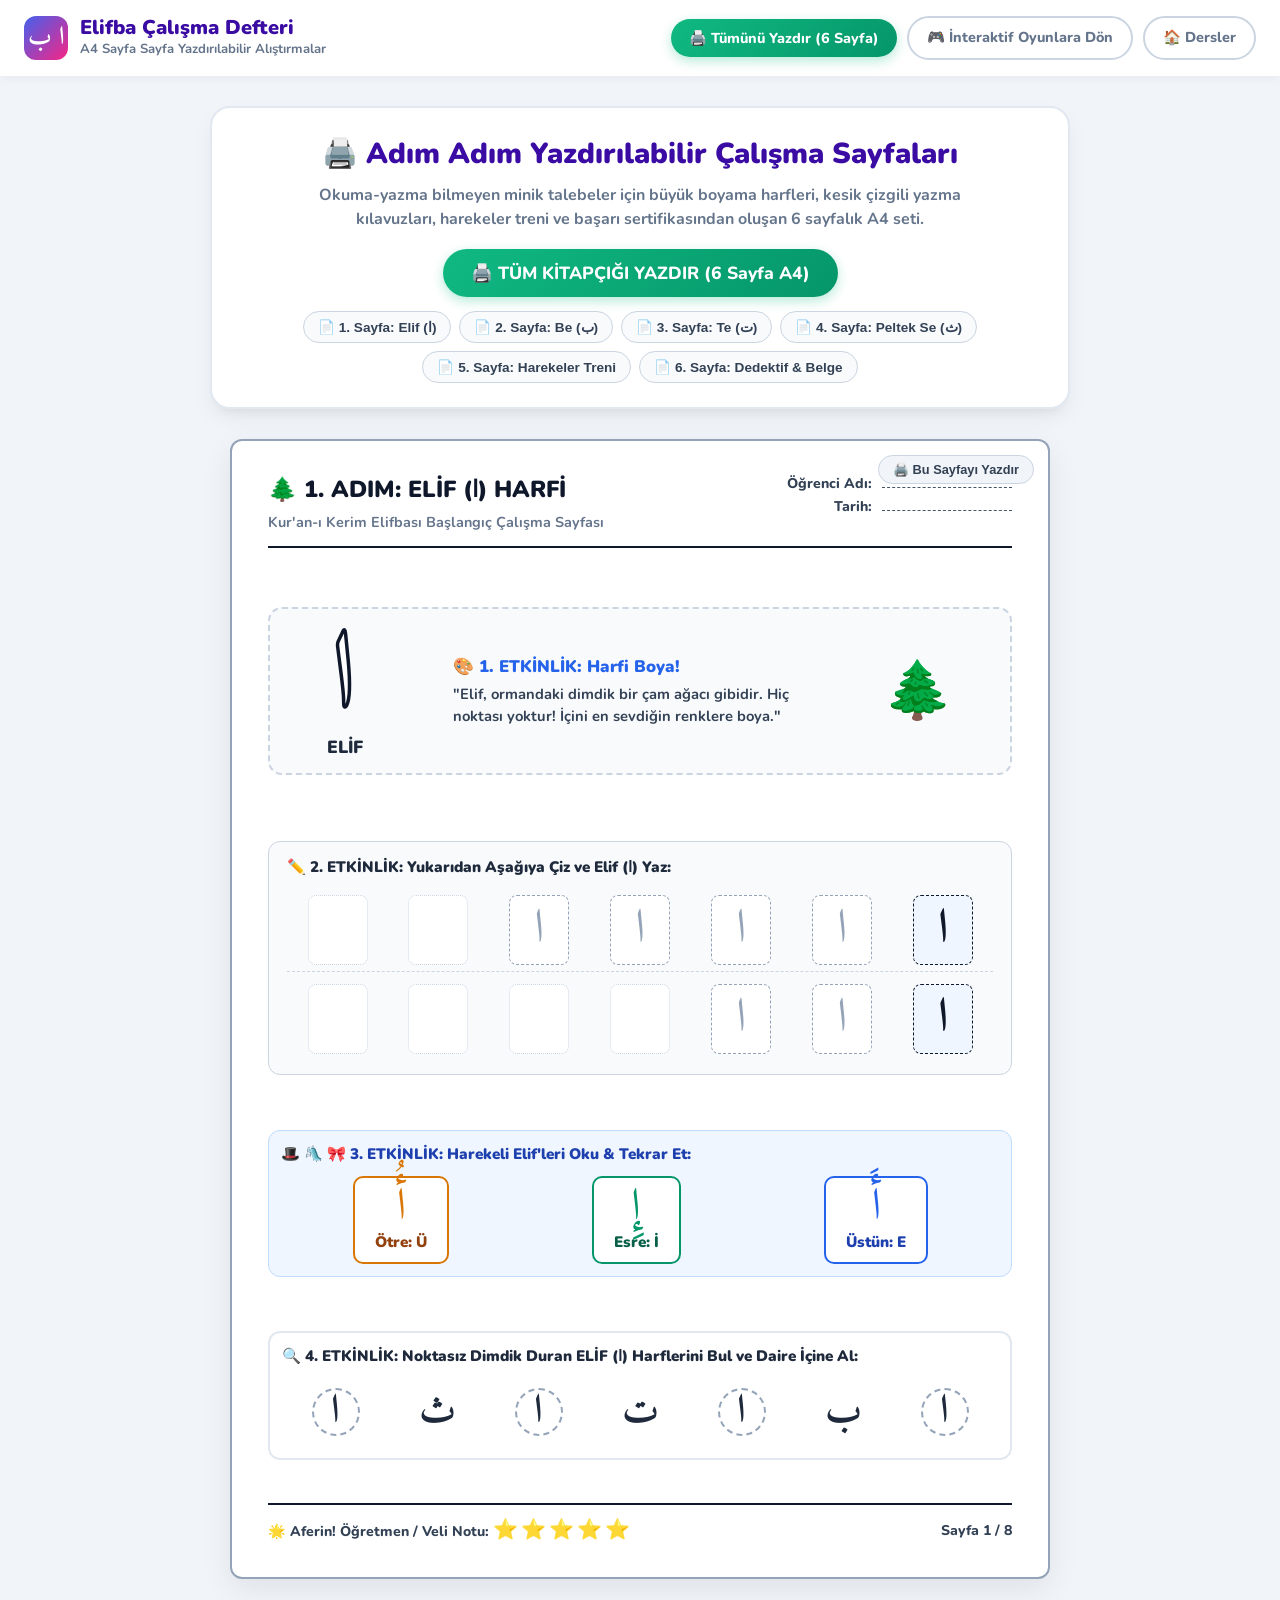
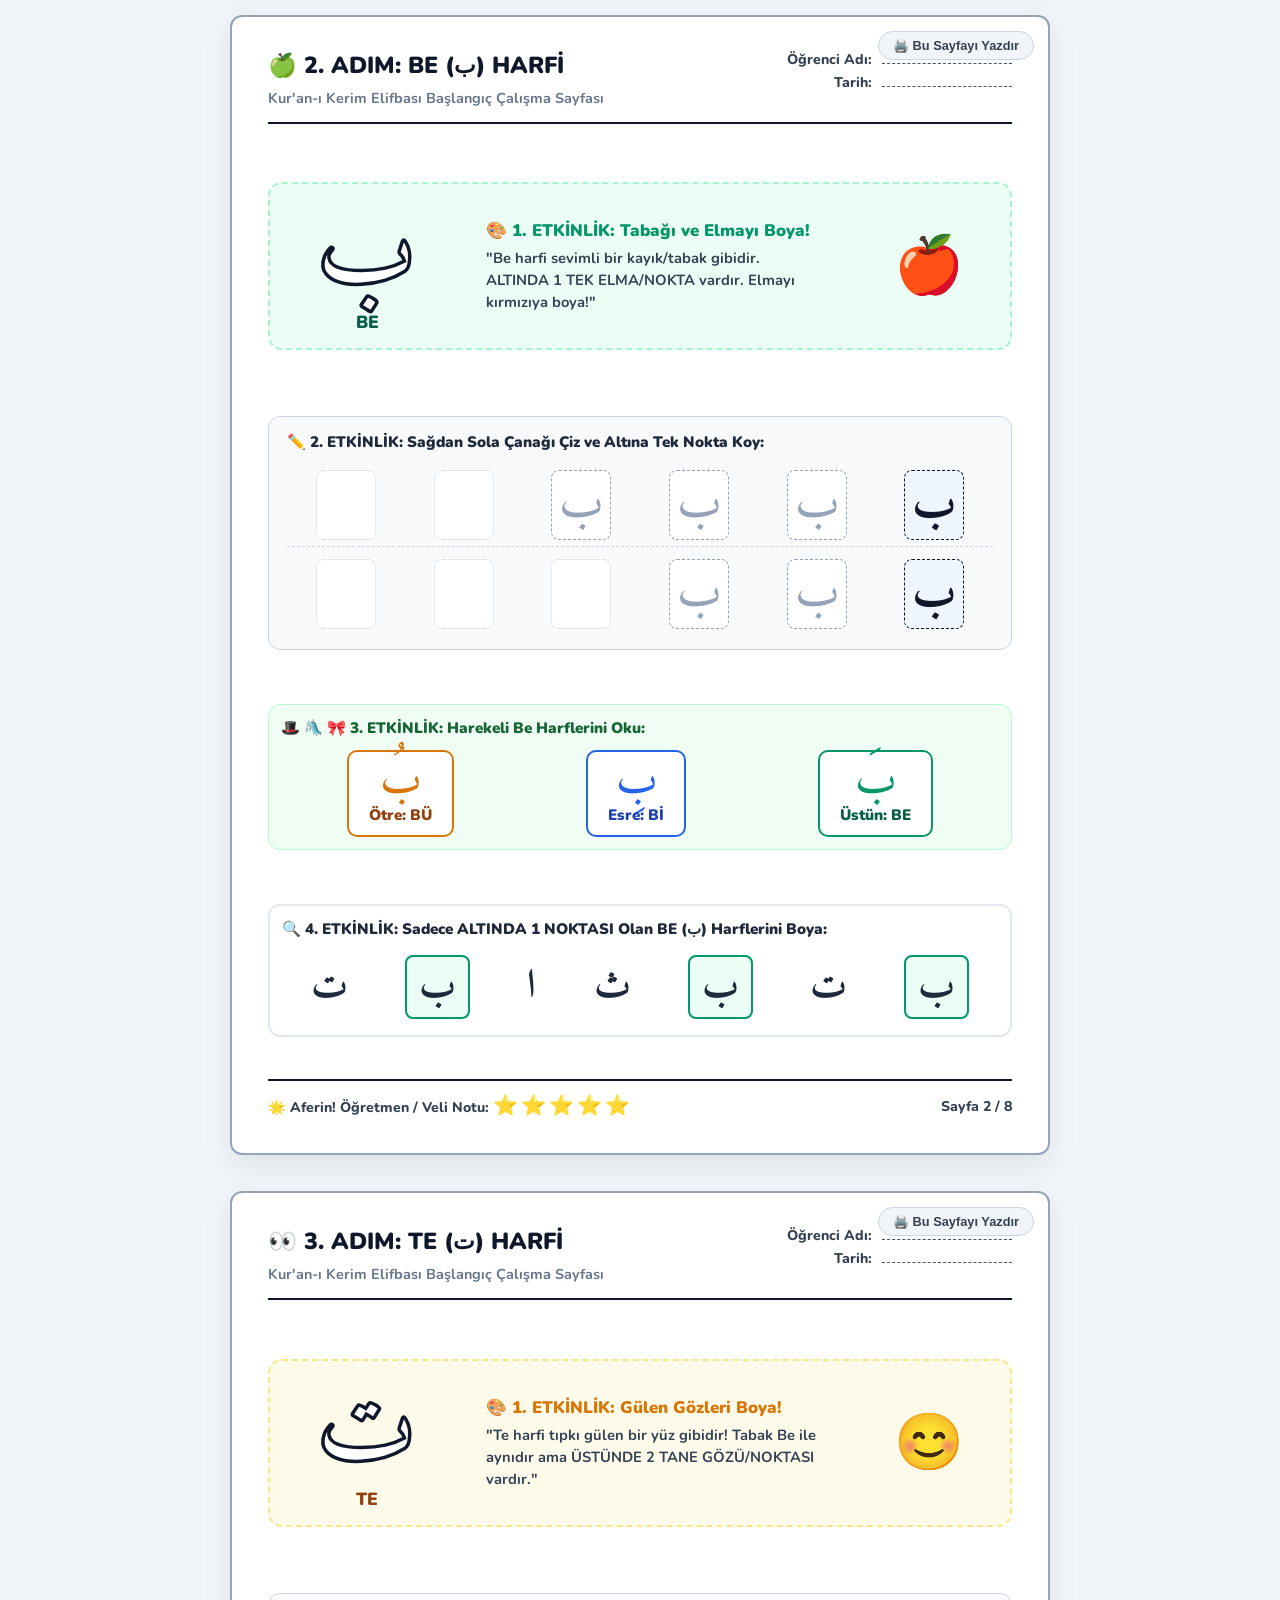
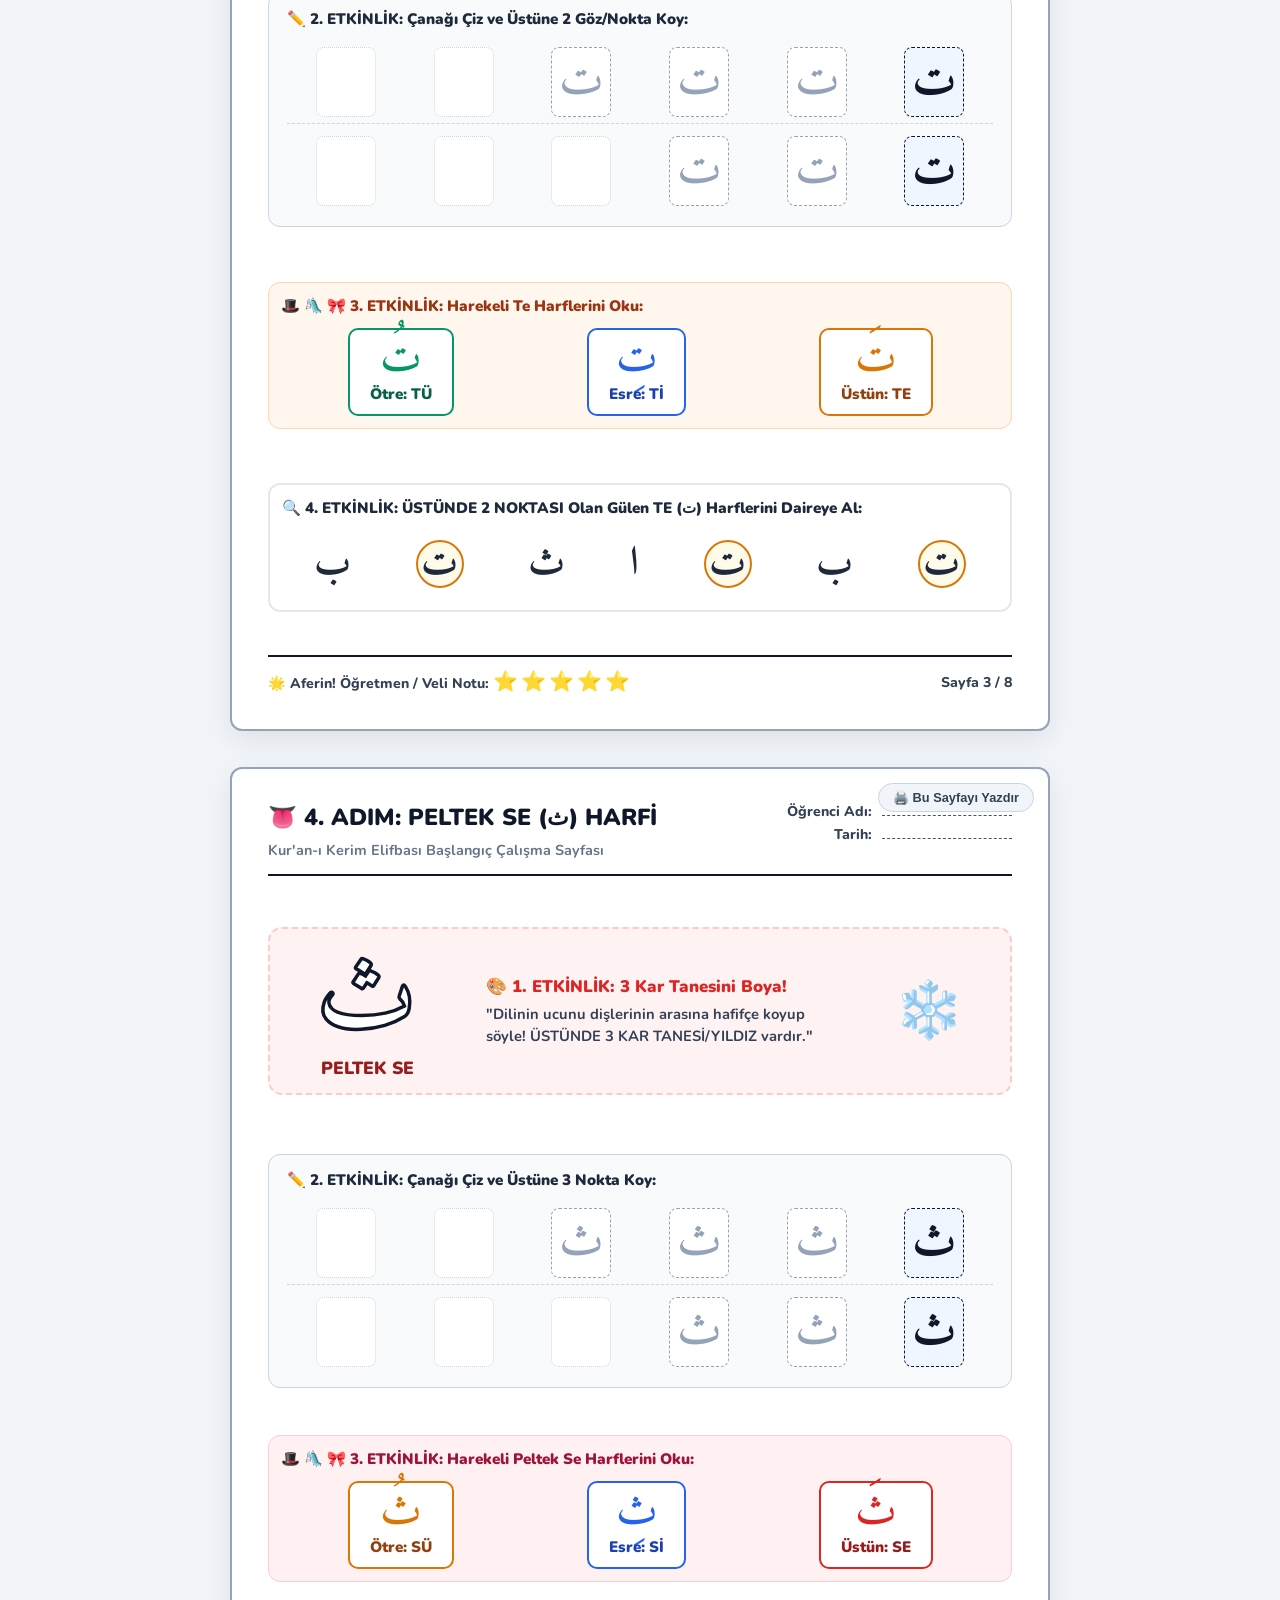
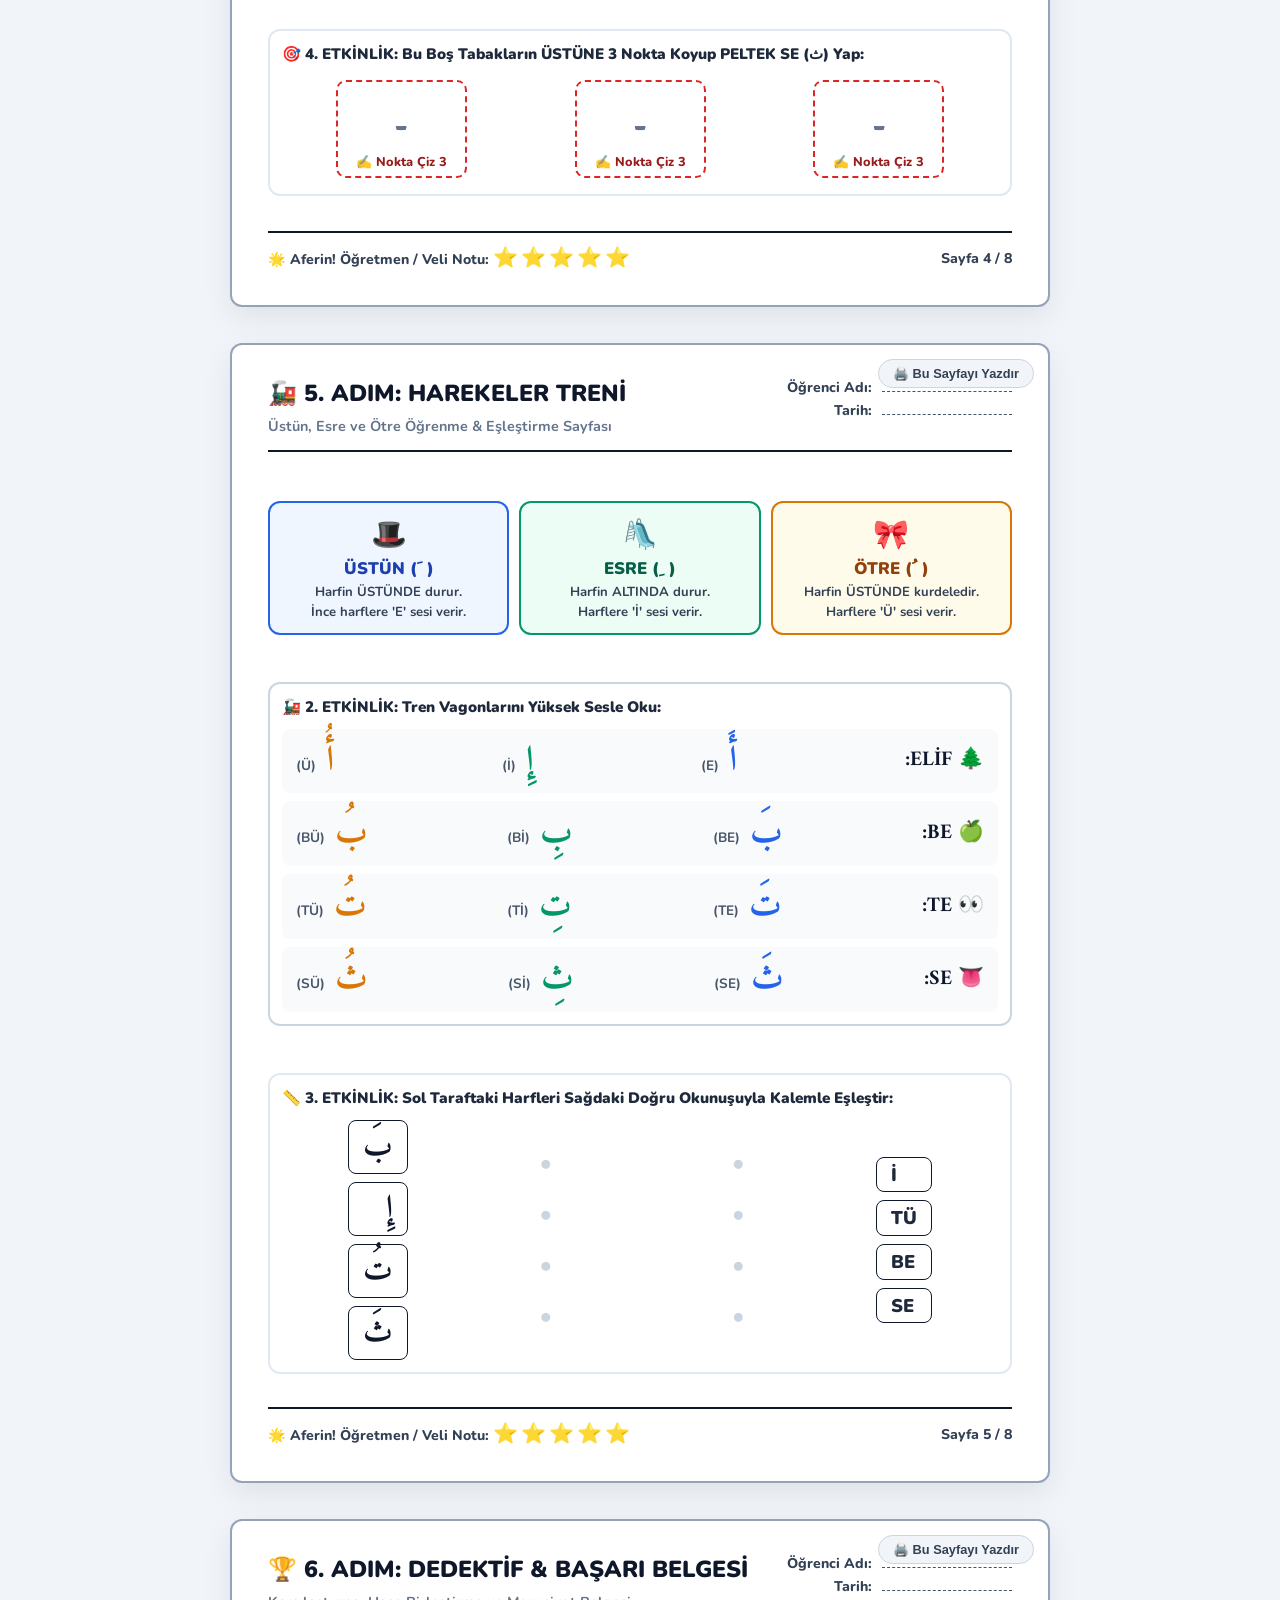
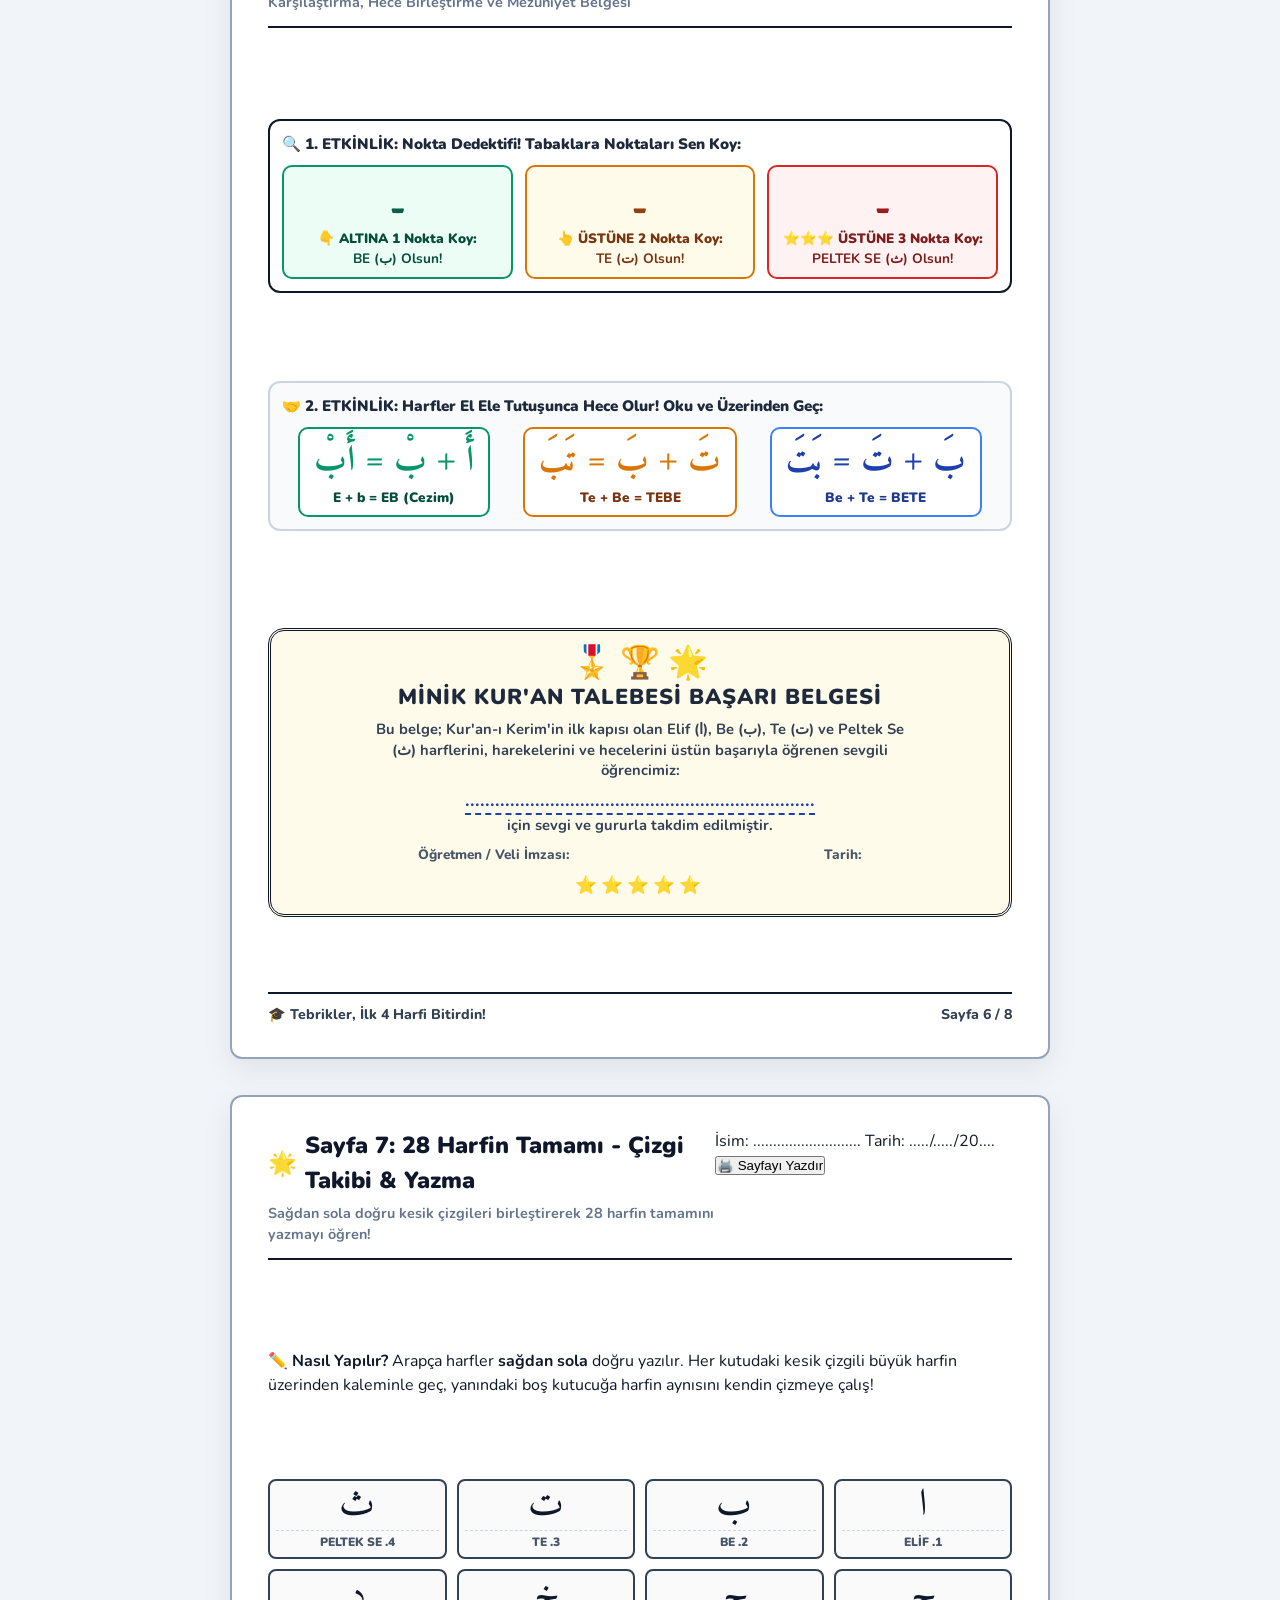
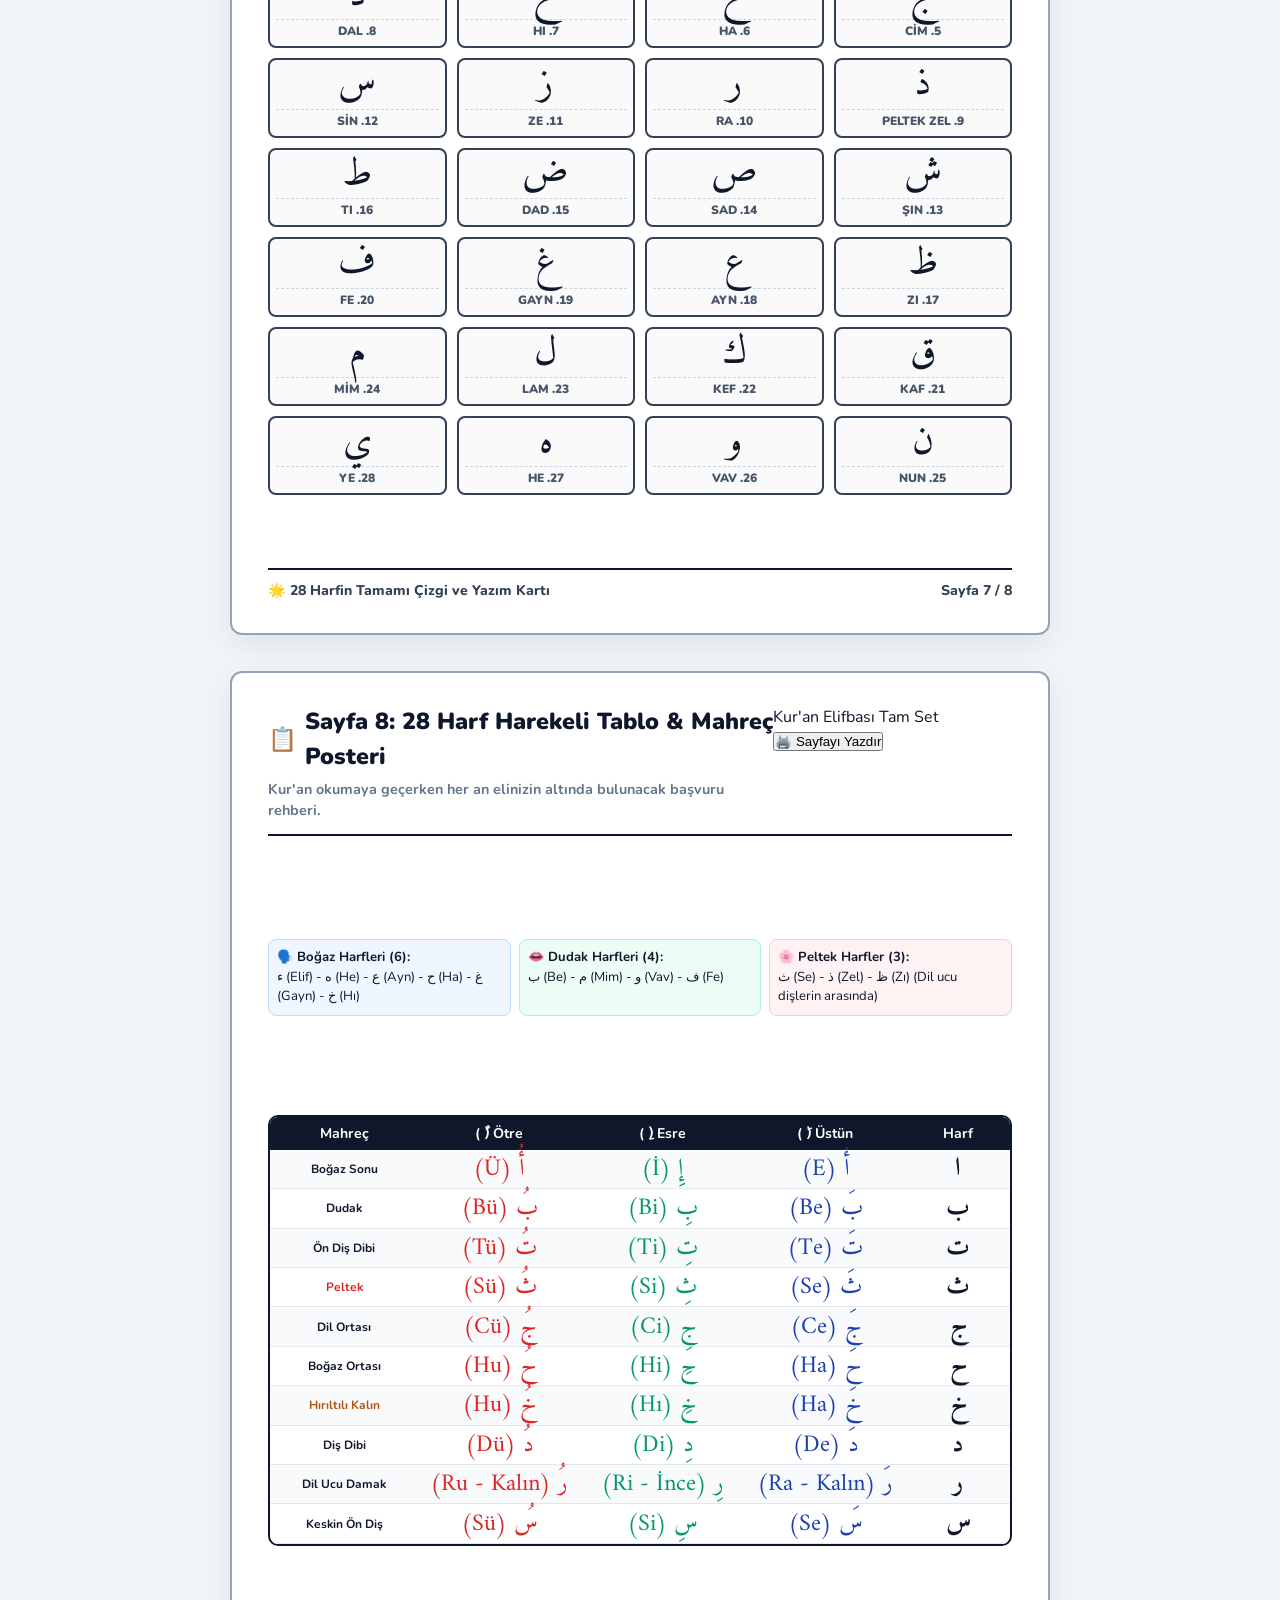
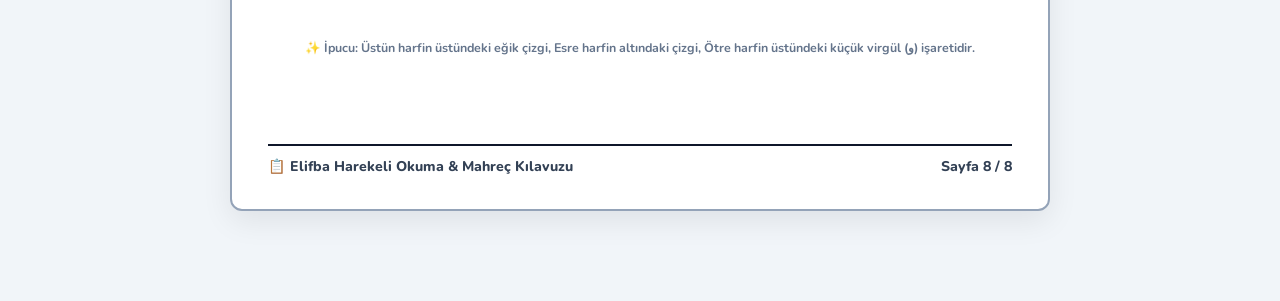
<file: yazdir.html>
<!DOCTYPE html>
<html lang="tr">
<head>
  <meta charset="UTF-8">
  <meta name="viewport" content="width=device-width, initial-scale=1.0">
  <title>Elifba Çalışma Sayfaları - Sayfa Sayfa Yazdırılabilir Kitapçık</title>
  <link rel="preconnect" href="https://fonts.googleapis.com">
  <link rel="preconnect" href="https://fonts.gstatic.com" crossorigin>
  <link href="https://fonts.googleapis.com/css2?family=Amiri:wght@400;700&family=Nunito:wght@600;700;800;900&display=swap" rel="stylesheet">
  <style>
    :root {
      --primary: #4361ee;
      --primary-dark: #3a0ca3;
      --accent: #f72585;
      --text: #1e293b;
      --text-muted: #64748b;
      --bg: #f8fafc;
      --radius: 16px;
      --shadow: 0 10px 25px -5px rgba(0, 0, 0, 0.08), 0 8px 10px -6px rgba(0, 0, 0, 0.05);
    }

    * {
      box-sizing: border-box;
      margin: 0;
      padding: 0;
    }

    body {
      font-family: 'Nunito', -apple-system, BlinkMacSystemFont, "Segoe UI", Roboto, sans-serif;
      background: #f1f5f9;
      color: var(--text);
      line-height: 1.5;
      padding-bottom: 60px;
    }

    header {
      background: white;
      padding: 16px 24px;
      display: flex;
      justify-content: space-between;
      align-items: center;
      box-shadow: 0 2px 10px rgba(0,0,0,0.05);
      position: sticky;
      top: 0;
      z-index: 100;
    }

    .header-logo {
      display: flex;
      align-items: center;
      gap: 12px;
      text-decoration: none;
      color: inherit;
    }

    .header-logo .icon {
      width: 44px;
      height: 44px;
      border-radius: 12px;
      background: linear-gradient(135deg, var(--primary), var(--accent));
      color: white;
      display: flex;
      align-items: center;
      justify-content: center;
      font-family: 'Amiri', serif;
      font-size: 1.6rem;
      font-weight: bold;
    }

    .header-logo h1 {
      font-size: 1.25rem;
      font-weight: 900;
      color: var(--primary-dark);
      line-height: 1.2;
    }

    .header-logo p {
      font-size: 0.82rem;
      color: var(--text-muted);
      font-weight: 700;
    }

    .header-actions {
      display: flex;
      gap: 10px;
      align-items: center;
    }

    .btn-action {
      padding: 9px 18px;
      border-radius: 50px;
      font-family: inherit;
      font-weight: 800;
      font-size: 0.9rem;
      cursor: pointer;
      display: inline-flex;
      align-items: center;
      gap: 6px;
      text-decoration: none;
      transition: all 0.2s;
    }

    .btn-primary {
      background: linear-gradient(135deg, #10b981, #059669);
      color: white;
      border: none;
      box-shadow: 0 4px 12px rgba(16, 185, 129, 0.3);
    }
    .btn-primary:hover {
      transform: translateY(-2px);
      box-shadow: 0 6px 16px rgba(16, 185, 129, 0.4);
    }

    .btn-secondary {
      background: white;
      color: var(--text-muted);
      border: 2px solid #cbd5e1;
    }
    .btn-secondary:hover {
      border-color: var(--primary);
      color: var(--primary);
    }

    main {
      max-width: 900px;
      margin: 30px auto;
      padding: 0 20px;
    }

    .hero-panel {
      background: white;
      border-radius: 20px;
      padding: 24px;
      text-align: center;
      box-shadow: var(--shadow);
      border: 2px solid #e2e8f0;
      margin-bottom: 30px;
    }

    .hero-panel h2 {
      font-size: 1.8rem;
      font-weight: 900;
      color: var(--primary-dark);
      margin-bottom: 8px;
    }

    .hero-panel p {
      color: var(--text-muted);
      font-size: 1rem;
      font-weight: 700;
      max-width: 650px;
      margin: 0 auto 18px;
    }

    .quick-pills {
      display: flex;
      flex-wrap: wrap;
      justify-content: center;
      gap: 8px;
      margin-top: 14px;
    }

    .pill-btn {
      padding: 7px 14px;
      border-radius: 30px;
      border: 1.5px solid #cbd5e1;
      background: #f8fafc;
      font-size: 0.85rem;
      font-weight: 800;
      color: #334155;
      cursor: pointer;
      transition: all 0.2s;
    }

    .pill-btn:hover {
      background: var(--primary);
      color: white;
      border-color: var(--primary);
    }

    /* Print Sheets */
    .print-sheets-container {
      display: flex;
      flex-direction: column;
      gap: 36px;
      align-items: center;
    }

    .print-sheet {
      background: white;
      width: 100%;
      max-width: 820px;
      min-height: 1140px;
      padding: 32px 36px;
      border-radius: 12px;
      box-shadow: 0 10px 30px rgba(0, 0, 0, 0.08);
      border: 2px solid #94a3b8;
      position: relative;
      box-sizing: border-box;
      display: flex;
      flex-direction: column;
      justify-content: space-between;
      color: #0f172a;
    }

    .sheet-top-header {
      display: flex;
      justify-content: space-between;
      align-items: flex-start;
      border-bottom: 2.5px solid #0f172a;
      padding-bottom: 12px;
      margin-bottom: 16px;
    }

    .sheet-title-box h3 {
      font-size: 1.45rem;
      font-weight: 900;
      color: #0f172a;
      margin-bottom: 4px;
      display: flex;
      align-items: center;
      gap: 8px;
    }

    .sheet-title-box p {
      font-size: 0.9rem;
      font-weight: 700;
      color: #64748b;
      margin: 0;
    }

    .sheet-student-info {
      text-align: right;
      font-size: 0.88rem;
      font-weight: 800;
      color: #334155;
      line-height: 1.6;
    }

    .sheet-student-info .line-fill {
      display: inline-block;
      width: 130px;
      border-bottom: 1.5px dashed #475569;
      margin-left: 6px;
    }

    .btn-page-print-corner {
      position: absolute;
      top: 14px;
      right: 14px;
      background: #f1f5f9;
      border: 1.5px solid #cbd5e1;
      padding: 6px 14px;
      border-radius: 20px;
      font-weight: 800;
      font-size: 0.8rem;
      color: #334155;
      cursor: pointer;
      display: flex;
      align-items: center;
      gap: 6px;
      transition: all 0.2s;
    }

    .btn-page-print-corner:hover {
      background: var(--primary);
      color: white;
      border-color: var(--primary);
    }

    .outline-arabic-letter {
      font-family: 'Amiri', 'Traditional Arabic', serif;
      font-size: 6.8rem;
      line-height: 1.1;
      color: white;
      -webkit-text-stroke: 3.5px #0f172a;
      font-weight: bold;
      display: inline-block;
      letter-spacing: 2px;
    }

    .tracing-box {
      background: #f8fafc;
      border: 1.5px solid #cbd5e1;
      border-radius: 12px;
      padding: 14px 18px;
      margin: 12px 0;
    }

    .tracing-section-title {
      font-size: 0.95rem;
      font-weight: 900;
      color: #1e293b;
      margin-bottom: 10px;
      display: flex;
      align-items: center;
      gap: 6px;
    }

    .tracing-row {
      display: flex;
      justify-content: space-around;
      align-items: center;
      direction: rtl;
      border-bottom: 1px dashed #cbd5e1;
      padding: 6px 0;
    }

    .tracing-row:last-child {
      border-bottom: none;
    }

    .trace-cell {
      width: 60px;
      height: 70px;
      display: flex;
      align-items: center;
      justify-content: center;
      border: 1.5px dashed #94a3b8;
      border-radius: 8px;
      background: white;
      font-family: 'Amiri', 'Traditional Arabic', serif;
      font-size: 3rem;
      color: #94a3b8;
      position: relative;
    }

    .trace-cell.solid {
      color: #0f172a;
      font-weight: bold;
      border-color: #0f172a;
      background: #eff6ff;
    }

    .trace-cell.empty {
      border-style: dotted;
      border-color: #cbd5e1;
    }

    .sheet-footer {
      border-top: 2px solid #0f172a;
      padding-top: 10px;
      display: flex;
      justify-content: space-between;
      align-items: center;
      font-size: 0.88rem;
      font-weight: 800;
      color: #334155;
    }

    .sheet-stars-rating {
      font-size: 1.25rem;
      letter-spacing: 3px;
      color: #cbd5e1;
    }

    .certificate-box {
      border: 3px double #0f172a;
      border-radius: 16px;
      padding: 16px 20px;
      background: #fffbeb;
      text-align: center;
      margin-top: 10px;
    }

    @media print {
      @page {
        size: A4 portrait;
        margin: 8mm 10mm;
      }

      html, body {
        background: white !important;
        color: #000 !important;
        margin: 0 !important;
        padding: 0 !important;
        -webkit-print-color-adjust: exact !important;
        print-color-adjust: exact !important;
      }

      header, .hero-panel, .btn-page-print-corner, .no-print {
        display: none !important;
      }

      main {
        max-width: 100% !important;
        margin: 0 !important;
        padding: 0 !important;
      }

      .print-sheets-container {
        gap: 0 !important;
        width: 100% !important;
      }

      .print-sheet {
        display: flex !important;
        flex-direction: column !important;
        justify-content: space-between !important;
        page-break-after: always !important;
        break-after: page !important;
        page-break-inside: avoid !important;
        break-inside: avoid !important;
        width: 100% !important;
        height: 275mm !important;
        min-height: 270mm !important;
        max-height: 280mm !important;
        box-sizing: border-box !important;
        padding: 8mm 12mm !important;
        border: 2px solid #000 !important;
        border-radius: 10px !important;
        margin: 0 !important;
        box-shadow: none !important;
        background: white !important;
      }

      .print-sheet:last-child {
        page-break-after: auto !important;
        break-after: auto !important;
      }

      body.print-single-mode .print-sheet {
        display: none !important;
      }

      body.print-single-mode .print-sheet.sheet-active-print {
        display: flex !important;
        page-break-after: auto !important;
        break-after: auto !important;
      }

      .outline-arabic-letter {
        -webkit-text-stroke: 3px #000 !important;
        color: white !important;
      }

      .sheet-top-header, .sheet-footer {
        border-color: #000 !important;
      }

      .tracing-box {
        background: white !important;
        border-color: #64748b !important;
      }

      .trace-cell {
        border-color: #64748b !important;
        color: #94a3b8 !important;
      }

      .trace-cell.solid {
        background: #f1f5f9 !important;
        color: #000 !important;
        border-color: #000 !important;
      }

      .certificate-box {
        background: white !important;
        border-color: #000 !important;
      }
    }
  </style>
</head>
<body>

  <header class="no-print">
    <a href="oyunlar.html" class="header-logo" title="Oyunlar Sayfasına Dön">
      <div class="icon">ا ب</div>
      <div>
        <h1>Elifba Çalışma Defteri</h1>
        <p>A4 Sayfa Sayfa Yazdırılabilir Alıştırmalar</p>
      </div>
    </a>

    <div class="header-actions">
      <button class="btn-action btn-primary" onclick="printAllWorksheets()">
        🖨️ Tümünü Yazdır (6 Sayfa)
      </button>
      <a href="oyunlar.html" class="btn-action btn-secondary">
        🎮 İnteraktif Oyunlara Dön
      </a>
      <a href="elifba.htm" class="btn-action btn-secondary">
        🏠 Dersler
      </a>
    </div>
  </header>

  <main>
    <div class="hero-panel no-print">
      <h2>🖨️ Adım Adım Yazdırılabilir Çalışma Sayfaları</h2>
      <p>
        Okuma-yazma bilmeyen minik talebeler için büyük boyama harfleri, kesik çizgili yazma kılavuzları, harekeler treni ve başarı sertifikasından oluşan 6 sayfalık A4 seti.
      </p>

      <button class="btn-action btn-primary" onclick="printAllWorksheets()" style="font-size:1.1rem; padding:12px 28px;">
        🖨️ TÜM KİTAPÇIĞI YAZDIR (6 Sayfa A4)
      </button>

      <div class="quick-pills">
        <button class="pill-btn" onclick="printSingleWorksheet(1)">📄 1. Sayfa: Elif (ا)</button>
        <button class="pill-btn" onclick="printSingleWorksheet(2)">📄 2. Sayfa: Be (ب)</button>
        <button class="pill-btn" onclick="printSingleWorksheet(3)">📄 3. Sayfa: Te (ت)</button>
        <button class="pill-btn" onclick="printSingleWorksheet(4)">📄 4. Sayfa: Peltek Se (ث)</button>
        <button class="pill-btn" onclick="printSingleWorksheet(5)">📄 5. Sayfa: Harekeler Treni</button>
        <button class="pill-btn" onclick="printSingleWorksheet(6)">📄 6. Sayfa: Dedektif & Belge</button>
      </div>
    </div>

    <div class="print-sheets-container">
      <!-- ==========================================
             SAYFA 1: ELİF (ا) ÇALIŞMA SAYFASI
             ========================================== -->
        <div class="print-sheet" id="print-sheet-1">
          <button class="btn-page-print-corner no-print" onclick="printSingleWorksheet(1)">🖨️ Bu Sayfayı Yazdır</button>
          
          <div class="sheet-top-header">
            <div class="sheet-title-box">
              <h3>🌲 1. ADIM: ELİF (ا) HARFİ</h3>
              <p>Kur'an-ı Kerim Elifbası Başlangıç Çalışma Sayfası</p>
            </div>
            <div class="sheet-student-info">
              <div>Öğrenci Adı: <span class="line-fill"></span></div>
              <div>Tarih: <span class="line-fill"></span></div>
            </div>
          </div>

          <!-- Etkinlik 1: Büyük Harf Boyama -->
          <div style="display:flex; align-items:center; justify-content:space-around; background:#f8fafc; border:2px dashed #cbd5e1; border-radius:14px; padding:12px; margin-bottom:12px;">
            <div style="text-align:center;">
              <div class="outline-arabic-letter">ا</div>
              <div style="font-weight:900; font-size:1.1rem; color:#1e293b; margin-top:-6px;">ELİF</div>
            </div>
            <div style="max-width:340px; font-size:0.92rem; font-weight:700; color:#334155; line-height:1.5;">
              <div style="font-size:1.05rem; font-weight:900; color:#2563eb; margin-bottom:4px;">🎨 1. ETKİNLİK: Harfi Boya!</div>
              "Elif, ormandaki dimdik bir çam ağacı gibidir. <strong>Hiç noktası yoktur!</strong> İçini en sevdiğin renklere boya."
            </div>
            <div style="font-size:3.5rem;">🌲</div>
          </div>

          <!-- Etkinlik 2: Kesik Çizgileri Birleştir -->
          <div class="tracing-box">
            <div class="tracing-section-title">✏️ 2. ETKİNLİK: Yukarıdan Aşağıya Çiz ve Elif (ا) Yaz:</div>
            <div class="tracing-row">
              <div class="trace-cell solid">ا</div>
              <div class="trace-cell">ا</div>
              <div class="trace-cell">ا</div>
              <div class="trace-cell">ا</div>
              <div class="trace-cell">ا</div>
              <div class="trace-cell empty"></div>
              <div class="trace-cell empty"></div>
            </div>
            <div class="tracing-row" style="margin-top:6px;">
              <div class="trace-cell solid">ا</div>
              <div class="trace-cell">ا</div>
              <div class="trace-cell">ا</div>
              <div class="trace-cell empty"></div>
              <div class="trace-cell empty"></div>
              <div class="trace-cell empty"></div>
              <div class="trace-cell empty"></div>
            </div>
          </div>

          <!-- Etkinlik 3: Harekelerle Elif -->
          <div style="background:#eff6ff; border:1.5px solid #bfdbfe; border-radius:12px; padding:12px; margin-bottom:12px;">
            <div class="tracing-section-title" style="color:#1e40af;">🎩 🛝 🎀 3. ETKİNLİK: Harekeli Elif'leri Oku & Tekrar Et:</div>
            <div style="display:flex; justify-content:space-around; text-align:center; direction:rtl;">
              <div style="background:white; border:2px solid #2563eb; border-radius:10px; padding:8px 20px;">
                <div style="font-family:'Amiri'; font-size:2.8rem; color:#2563eb; line-height:1;">أَ</div>
                <div style="font-weight:900; font-size:0.95rem; color:#1e40af;">Üstün: E</div>
              </div>
              <div style="background:white; border:2px solid #059669; border-radius:10px; padding:8px 20px;">
                <div style="font-family:'Amiri'; font-size:2.8rem; color:#059669; line-height:1;">إِ</div>
                <div style="font-weight:900; font-size:0.95rem; color:#065f46;">Esre: İ</div>
              </div>
              <div style="background:white; border:2px solid #d97706; border-radius:10px; padding:8px 20px;">
                <div style="font-family:'Amiri'; font-size:2.8rem; color:#d97706; line-height:1;">أُ</div>
                <div style="font-weight:900; font-size:0.95rem; color:#92400e;">Ötre: Ü</div>
              </div>
            </div>
          </div>

          <!-- Etkinlik 4: Elif Dedektifi -->
          <div style="border:2px solid #e2e8f0; border-radius:12px; padding:12px; background:#ffffff;">
            <div class="tracing-section-title">🔍 4. ETKİNLİK: Noktasız Dimdik Duran ELİF (ا) Harflerini Bul ve Daire İçine Al:</div>
            <div style="display:flex; justify-content:space-around; align-items:center; direction:rtl; font-family:'Amiri'; font-size:2.5rem; font-weight:bold; color:#1e293b; padding:4px 0;">
              <span style="border:2px dashed #94a3b8; border-radius:50%; width:48px; height:48px; display:inline-flex; align-items:center; justify-content:center;">ا</span>
              <span>ب</span>
              <span style="border:2px dashed #94a3b8; border-radius:50%; width:48px; height:48px; display:inline-flex; align-items:center; justify-content:center;">ا</span>
              <span>ت</span>
              <span style="border:2px dashed #94a3b8; border-radius:50%; width:48px; height:48px; display:inline-flex; align-items:center; justify-content:center;">ا</span>
              <span>ث</span>
              <span style="border:2px dashed #94a3b8; border-radius:50%; width:48px; height:48px; display:inline-flex; align-items:center; justify-content:center;">ا</span>
            </div>
          </div>

          <div class="sheet-footer">
            <div>🌟 Aferin! Öğretmen / Veli Notu: <span class="sheet-stars-rating">⭐⭐⭐⭐⭐</span></div>
            <div>Sayfa 1 / 8</div>
          </div>
        </div>

        <!-- ==========================================
             SAYFA 2: BE (ب) ÇALIŞMA SAYFASI
             ========================================== -->
        <div class="print-sheet" id="print-sheet-2">
          <button class="btn-page-print-corner no-print" onclick="printSingleWorksheet(2)">🖨️ Bu Sayfayı Yazdır</button>
          
          <div class="sheet-top-header">
            <div class="sheet-title-box">
              <h3>🍏 2. ADIM: BE (ب) HARFİ</h3>
              <p>Kur'an-ı Kerim Elifbası Başlangıç Çalışma Sayfası</p>
            </div>
            <div class="sheet-student-info">
              <div>Öğrenci Adı: <span class="line-fill"></span></div>
              <div>Tarih: <span class="line-fill"></span></div>
            </div>
          </div>

          <!-- Etkinlik 1: Büyük Harf & Elma Boyama -->
          <div style="display:flex; align-items:center; justify-content:space-around; background:#ecfdf5; border:2px dashed #a7f3d0; border-radius:14px; padding:12px; margin-bottom:12px;">
            <div style="text-align:center;">
              <div class="outline-arabic-letter">ب</div>
              <div style="font-weight:900; font-size:1.1rem; color:#065f46; margin-top:-6px;">BE</div>
            </div>
            <div style="max-width:340px; font-size:0.92rem; font-weight:700; color:#334155; line-height:1.5;">
              <div style="font-size:1.05rem; font-weight:900; color:#059669; margin-bottom:4px;">🎨 1. ETKİNLİK: Tabağı ve Elmayı Boya!</div>
              "Be harfi sevimli bir kayık/tabak gibidir. <strong>ALTINDA 1 TEK ELMA/NOKTA</strong> vardır. Elmayı kırmızıya boya!"
            </div>
            <div style="font-size:3.5rem;">🍎</div>
          </div>

          <!-- Etkinlik 2: Kesik Çizgileri Birleştir -->
          <div class="tracing-box">
            <div class="tracing-section-title">✏️ 2. ETKİNLİK: Sağdan Sola Çanağı Çiz ve Altına Tek Nokta Koy:</div>
            <div class="tracing-row">
              <div class="trace-cell solid">ب</div>
              <div class="trace-cell">ب</div>
              <div class="trace-cell">ب</div>
              <div class="trace-cell">ب</div>
              <div class="trace-cell empty"></div>
              <div class="trace-cell empty"></div>
            </div>
            <div class="tracing-row" style="margin-top:6px;">
              <div class="trace-cell solid">ب</div>
              <div class="trace-cell">ب</div>
              <div class="trace-cell">ب</div>
              <div class="trace-cell empty"></div>
              <div class="trace-cell empty"></div>
              <div class="trace-cell empty"></div>
            </div>
          </div>

          <!-- Etkinlik 3: Harekelerle Be -->
          <div style="background:#f0fdf4; border:1.5px solid #bbf7d0; border-radius:12px; padding:12px; margin-bottom:12px;">
            <div class="tracing-section-title" style="color:#166534;">🎩 🛝 🎀 3. ETKİNLİK: Harekeli Be Harflerini Oku:</div>
            <div style="display:flex; justify-content:space-around; text-align:center; direction:rtl;">
              <div style="background:white; border:2px solid #059669; border-radius:10px; padding:8px 20px;">
                <div style="font-family:'Amiri'; font-size:2.8rem; color:#059669; line-height:1;">بَ</div>
                <div style="font-weight:900; font-size:0.95rem; color:#065f46;">Üstün: BE</div>
              </div>
              <div style="background:white; border:2px solid #2563eb; border-radius:10px; padding:8px 20px;">
                <div style="font-family:'Amiri'; font-size:2.8rem; color:#2563eb; line-height:1;">بِ</div>
                <div style="font-weight:900; font-size:0.95rem; color:#1e40af;">Esre: Bİ</div>
              </div>
              <div style="background:white; border:2px solid #d97706; border-radius:10px; padding:8px 20px;">
                <div style="font-family:'Amiri'; font-size:2.8rem; color:#d97706; line-height:1;">بُ</div>
                <div style="font-weight:900; font-size:0.95rem; color:#92400e;">Ötre: BÜ</div>
              </div>
            </div>
          </div>

          <!-- Etkinlik 4: Altta 1 Nokta Dedektifi -->
          <div style="border:2px solid #e2e8f0; border-radius:12px; padding:12px; background:#ffffff;">
            <div class="tracing-section-title">🔍 4. ETKİNLİK: Sadece ALTINDA 1 NOKTASI Olan BE (ب) Harflerini Boya:</div>
            <div style="display:flex; justify-content:space-around; align-items:center; direction:rtl; font-family:'Amiri'; font-size:2.5rem; font-weight:bold; color:#1e293b; padding:4px 0;">
              <span style="border:2px solid #059669; border-radius:8px; padding:0 12px; background:#ecfdf5;">ب</span>
              <span>ت</span>
              <span style="border:2px solid #059669; border-radius:8px; padding:0 12px; background:#ecfdf5;">ب</span>
              <span>ث</span>
              <span>ا</span>
              <span style="border:2px solid #059669; border-radius:8px; padding:0 12px; background:#ecfdf5;">ب</span>
              <span>ت</span>
            </div>
          </div>

          <div class="sheet-footer">
            <div>🌟 Aferin! Öğretmen / Veli Notu: <span class="sheet-stars-rating">⭐⭐⭐⭐⭐</span></div>
            <div>Sayfa 2 / 8</div>
          </div>
        </div>

        <!-- ==========================================
             SAYFA 3: TE (ت) ÇALIŞMA SAYFASI
             ========================================== -->
        <div class="print-sheet" id="print-sheet-3">
          <button class="btn-page-print-corner no-print" onclick="printSingleWorksheet(3)">🖨️ Bu Sayfayı Yazdır</button>
          
          <div class="sheet-top-header">
            <div class="sheet-title-box">
              <h3>👀 3. ADIM: TE (ت) HARFİ</h3>
              <p>Kur'an-ı Kerim Elifbası Başlangıç Çalışma Sayfası</p>
            </div>
            <div class="sheet-student-info">
              <div>Öğrenci Adı: <span class="line-fill"></span></div>
              <div>Tarih: <span class="line-fill"></span></div>
            </div>
          </div>

          <!-- Etkinlik 1: Büyük Harf & Gülen Gözler Boyama -->
          <div style="display:flex; align-items:center; justify-content:space-around; background:#fffbeb; border:2px dashed #fde68a; border-radius:14px; padding:12px; margin-bottom:12px;">
            <div style="text-align:center;">
              <div class="outline-arabic-letter">ت</div>
              <div style="font-weight:900; font-size:1.1rem; color:#92400e; margin-top:-6px;">TE</div>
            </div>
            <div style="max-width:340px; font-size:0.92rem; font-weight:700; color:#334155; line-height:1.5;">
              <div style="font-size:1.05rem; font-weight:900; color:#d97706; margin-bottom:4px;">🎨 1. ETKİNLİK: Gülen Gözleri Boya!</div>
              "Te harfi tıpkı gülen bir yüz gibidir! Tabak Be ile aynıdır ama <strong>ÜSTÜNDE 2 TANE GÖZÜ/NOKTASI</strong> vardır."
            </div>
            <div style="font-size:3.5rem;">😊</div>
          </div>

          <!-- Etkinlik 2: Kesik Çizgileri Birleştir -->
          <div class="tracing-box">
            <div class="tracing-section-title">✏️ 2. ETKİNLİK: Çanağı Çiz ve Üstüne 2 Göz/Nokta Koy:</div>
            <div class="tracing-row">
              <div class="trace-cell solid">ت</div>
              <div class="trace-cell">ت</div>
              <div class="trace-cell">ت</div>
              <div class="trace-cell">ت</div>
              <div class="trace-cell empty"></div>
              <div class="trace-cell empty"></div>
            </div>
            <div class="tracing-row" style="margin-top:6px;">
              <div class="trace-cell solid">ت</div>
              <div class="trace-cell">ت</div>
              <div class="trace-cell">ت</div>
              <div class="trace-cell empty"></div>
              <div class="trace-cell empty"></div>
              <div class="trace-cell empty"></div>
            </div>
          </div>

          <!-- Etkinlik 3: Harekeli Te -->
          <div style="background:#fff7ed; border:1.5px solid #fed7aa; border-radius:12px; padding:12px; margin-bottom:12px;">
            <div class="tracing-section-title" style="color:#9a3412;">🎩 🛝 🎀 3. ETKİNLİK: Harekeli Te Harflerini Oku:</div>
            <div style="display:flex; justify-content:space-around; text-align:center; direction:rtl;">
              <div style="background:white; border:2px solid #d97706; border-radius:10px; padding:8px 20px;">
                <div style="font-family:'Amiri'; font-size:2.8rem; color:#d97706; line-height:1;">تَ</div>
                <div style="font-weight:900; font-size:0.95rem; color:#92400e;">Üstün: TE</div>
              </div>
              <div style="background:white; border:2px solid #2563eb; border-radius:10px; padding:8px 20px;">
                <div style="font-family:'Amiri'; font-size:2.8rem; color:#2563eb; line-height:1;">تِ</div>
                <div style="font-weight:900; font-size:0.95rem; color:#1e40af;">Esre: Tİ</div>
              </div>
              <div style="background:white; border:2px solid #059669; border-radius:10px; padding:8px 20px;">
                <div style="font-family:'Amiri'; font-size:2.8rem; color:#059669; line-height:1;">تُ</div>
                <div style="font-weight:900; font-size:0.95rem; color:#065f46;">Ötre: TÜ</div>
              </div>
            </div>
          </div>

          <!-- Etkinlik 4: Üstte 2 Nokta Dedektifi -->
          <div style="border:2px solid #e2e8f0; border-radius:12px; padding:12px; background:#ffffff;">
            <div class="tracing-section-title">🔍 4. ETKİNLİK: ÜSTÜNDE 2 NOKTASI Olan Gülen TE (ت) Harflerini Daireye Al:</div>
            <div style="display:flex; justify-content:space-around; align-items:center; direction:rtl; font-family:'Amiri'; font-size:2.5rem; font-weight:bold; color:#1e293b; padding:4px 0;">
              <span style="border:2px solid #d97706; border-radius:50%; width:48px; height:48px; display:inline-flex; align-items:center; justify-content:center; background:#fffbeb;">ت</span>
              <span>ب</span>
              <span style="border:2px solid #d97706; border-radius:50%; width:48px; height:48px; display:inline-flex; align-items:center; justify-content:center; background:#fffbeb;">ت</span>
              <span>ا</span>
              <span>ث</span>
              <span style="border:2px solid #d97706; border-radius:50%; width:48px; height:48px; display:inline-flex; align-items:center; justify-content:center; background:#fffbeb;">ت</span>
              <span>ب</span>
            </div>
          </div>

          <div class="sheet-footer">
            <div>🌟 Aferin! Öğretmen / Veli Notu: <span class="sheet-stars-rating">⭐⭐⭐⭐⭐</span></div>
            <div>Sayfa 3 / 8</div>
          </div>
        </div>

        <!-- ==========================================
             SAYFA 4: PELTEK SE (ث) ÇALIŞMA SAYFASI
             ========================================== -->
        <div class="print-sheet" id="print-sheet-4">
          <button class="btn-page-print-corner no-print" onclick="printSingleWorksheet(4)">🖨️ Bu Sayfayı Yazdır</button>
          
          <div class="sheet-top-header">
            <div class="sheet-title-box">
              <h3>👅 4. ADIM: PELTEK SE (ث) HARFİ</h3>
              <p>Kur'an-ı Kerim Elifbası Başlangıç Çalışma Sayfası</p>
            </div>
            <div class="sheet-student-info">
              <div>Öğrenci Adı: <span class="line-fill"></span></div>
              <div>Tarih: <span class="line-fill"></span></div>
            </div>
          </div>

          <!-- Etkinlik 1: Büyük Harf & 3 Yıldız Boyama -->
          <div style="display:flex; align-items:center; justify-content:space-around; background:#fef2f2; border:2px dashed #fecaca; border-radius:14px; padding:12px; margin-bottom:12px;">
            <div style="text-align:center;">
              <div class="outline-arabic-letter">ث</div>
              <div style="font-weight:900; font-size:1.1rem; color:#991b1b; margin-top:-6px;">PELTEK SE</div>
            </div>
            <div style="max-width:340px; font-size:0.92rem; font-weight:700; color:#334155; line-height:1.5;">
              <div style="font-size:1.05rem; font-weight:900; color:#dc2626; margin-bottom:4px;">🎨 1. ETKİNLİK: 3 Kar Tanesini Boya!</div>
              "Dilinin ucunu dişlerinin arasına hafifçe koyup söyle! <strong>ÜSTÜNDE 3 KAR TANESİ/YILDIZ</strong> vardır."
            </div>
            <div style="font-size:3.5rem;">❄️</div>
          </div>

          <!-- Etkinlik 2: Kesik Çizgileri Birleştir -->
          <div class="tracing-box">
            <div class="tracing-section-title">✏️ 2. ETKİNLİK: Çanağı Çiz ve Üstüne 3 Nokta Koy:</div>
            <div class="tracing-row">
              <div class="trace-cell solid">ث</div>
              <div class="trace-cell">ث</div>
              <div class="trace-cell">ث</div>
              <div class="trace-cell">ث</div>
              <div class="trace-cell empty"></div>
              <div class="trace-cell empty"></div>
            </div>
            <div class="tracing-row" style="margin-top:6px;">
              <div class="trace-cell solid">ث</div>
              <div class="trace-cell">ث</div>
              <div class="trace-cell">ث</div>
              <div class="trace-cell empty"></div>
              <div class="trace-cell empty"></div>
              <div class="trace-cell empty"></div>
            </div>
          </div>

          <!-- Etkinlik 3: Harekeli Peltek Se -->
          <div style="background:#fff1f2; border:1.5px solid #fecdd3; border-radius:12px; padding:12px; margin-bottom:12px;">
            <div class="tracing-section-title" style="color:#9f1239;">🎩 🛝 🎀 3. ETKİNLİK: Harekeli Peltek Se Harflerini Oku:</div>
            <div style="display:flex; justify-content:space-around; text-align:center; direction:rtl;">
              <div style="background:white; border:2px solid #dc2626; border-radius:10px; padding:8px 20px;">
                <div style="font-family:'Amiri'; font-size:2.8rem; color:#dc2626; line-height:1;">ثَ</div>
                <div style="font-weight:900; font-size:0.95rem; color:#991b1b;">Üstün: SE</div>
              </div>
              <div style="background:white; border:2px solid #2563eb; border-radius:10px; padding:8px 20px;">
                <div style="font-family:'Amiri'; font-size:2.8rem; color:#2563eb; line-height:1;">ثِ</div>
                <div style="font-weight:900; font-size:0.95rem; color:#1e40af;">Esre: Sİ</div>
              </div>
              <div style="background:white; border:2px solid #d97706; border-radius:10px; padding:8px 20px;">
                <div style="font-family:'Amiri'; font-size:2.8rem; color:#d97706; line-height:1;">ثُ</div>
                <div style="font-weight:900; font-size:0.95rem; color:#92400e;">Ötre: SÜ</div>
              </div>
            </div>
          </div>

          <!-- Etkinlik 4: 3 Noktayı Sen Koy -->
          <div style="border:2px solid #e2e8f0; border-radius:12px; padding:12px; background:#ffffff;">
            <div class="tracing-section-title">🎯 4. ETKİNLİK: Bu Boş Tabakların ÜSTÜNE 3 Nokta Koyup PELTEK SE (ث) Yap:</div>
            <div style="display:flex; justify-content:space-around; align-items:center; direction:rtl; font-family:'Amiri'; font-size:2.8rem; color:#64748b; padding:4px 0;">
              <div style="border:2px dashed #dc2626; border-radius:10px; padding:4px 18px; text-align:center;">ـ<span style="font-size:0.8rem; display:block; font-family:'Nunito'; color:#991b1b; font-weight:800;">3 Nokta Çiz ✍️</span></div>
              <div style="border:2px dashed #dc2626; border-radius:10px; padding:4px 18px; text-align:center;">ـ<span style="font-size:0.8rem; display:block; font-family:'Nunito'; color:#991b1b; font-weight:800;">3 Nokta Çiz ✍️</span></div>
              <div style="border:2px dashed #dc2626; border-radius:10px; padding:4px 18px; text-align:center;">ـ<span style="font-size:0.8rem; display:block; font-family:'Nunito'; color:#991b1b; font-weight:800;">3 Nokta Çiz ✍️</span></div>
            </div>
          </div>

          <div class="sheet-footer">
            <div>🌟 Aferin! Öğretmen / Veli Notu: <span class="sheet-stars-rating">⭐⭐⭐⭐⭐</span></div>
            <div>Sayfa 4 / 8</div>
          </div>
        </div>

        <!-- ==========================================
             SAYFA 5: HAREKELER TRENİ ÇALIŞMA SAYFASI
             ========================================== -->
        <div class="print-sheet" id="print-sheet-5">
          <button class="btn-page-print-corner no-print" onclick="printSingleWorksheet(5)">🖨️ Bu Sayfayı Yazdır</button>
          
          <div class="sheet-top-header">
            <div class="sheet-title-box">
              <h3>🚂 5. ADIM: HAREKELER TRENİ</h3>
              <p>Üstün, Esre ve Ötre Öğrenme & Eşleştirme Sayfası</p>
            </div>
            <div class="sheet-student-info">
              <div>Öğrenci Adı: <span class="line-fill"></span></div>
              <div>Tarih: <span class="line-fill"></span></div>
            </div>
          </div>

          <!-- 3 Hareke Görsel Tablosu -->
          <div style="display:grid; grid-template-columns:repeat(3, 1fr); gap:10px; margin-bottom:14px; text-align:center;">
            <div style="border:2px solid #2563eb; border-radius:12px; padding:10px; background:#eff6ff;">
              <div style="font-size:1.8rem;">🎩</div>
              <div style="font-weight:900; font-size:1.05rem; color:#1e40af;">ÜSTÜN ( َ )</div>
              <div style="font-size:0.82rem; font-weight:700; color:#334155; margin-top:2px;">Harfin ÜSTÜNDE durur.<br>İnce harflere <strong>'E'</strong> sesi verir.</div>
            </div>
            <div style="border:2px solid #059669; border-radius:12px; padding:10px; background:#ecfdf5;">
              <div style="font-size:1.8rem;">🛝</div>
              <div style="font-weight:900; font-size:1.05rem; color:#065f46;">ESRE ( ِ )</div>
              <div style="font-size:0.82rem; font-weight:700; color:#334155; margin-top:2px;">Harfin ALTINDA durur.<br>Harflere <strong>'İ'</strong> sesi verir.</div>
            </div>
            <div style="border:2px solid #d97706; border-radius:12px; padding:10px; background:#fffbeb;">
              <div style="font-size:1.8rem;">🎀</div>
              <div style="font-weight:900; font-size:1.05rem; color:#92400e;">ÖTRE ( ُ )</div>
              <div style="font-size:0.82rem; font-weight:700; color:#334155; margin-top:2px;">Harfin ÜSTÜNDE kurdeledir.<br>Harflere <strong>'Ü'</strong> sesi verir.</div>
            </div>
          </div>

          <!-- Tren Vagonları Sıralaması -->
          <div style="border:2px solid #cbd5e1; border-radius:12px; padding:12px; background:white; margin-bottom:14px;">
            <div class="tracing-section-title">🚂 2. ETKİNLİK: Tren Vagonlarını Yüksek Sesle Oku:</div>
            <div style="display:flex; flex-direction:column; gap:8px;">
              <div style="display:flex; justify-content:space-between; align-items:center; background:#f8fafc; padding:6px 14px; border-radius:8px; direction:rtl; font-family:'Amiri'; font-size:2.2rem; font-weight:bold;">
                <span style="font-size:1.3rem;">🌲 ELİF:</span>
                <span style="color:#2563eb;">أَ <small style="font-family:'Nunito'; font-size:0.85rem; color:#475569;">(E)</small></span>
                <span style="color:#059669;">إِ <small style="font-family:'Nunito'; font-size:0.85rem; color:#475569;">(İ)</small></span>
                <span style="color:#d97706;">أُ <small style="font-family:'Nunito'; font-size:0.85rem; color:#475569;">(Ü)</small></span>
              </div>
              <div style="display:flex; justify-content:space-between; align-items:center; background:#f8fafc; padding:6px 14px; border-radius:8px; direction:rtl; font-family:'Amiri'; font-size:2.2rem; font-weight:bold;">
                <span style="font-size:1.3rem;">🍏 BE:</span>
                <span style="color:#2563eb;">بَ <small style="font-family:'Nunito'; font-size:0.85rem; color:#475569;">(BE)</small></span>
                <span style="color:#059669;">بِ <small style="font-family:'Nunito'; font-size:0.85rem; color:#475569;">(Bİ)</small></span>
                <span style="color:#d97706;">بُ <small style="font-family:'Nunito'; font-size:0.85rem; color:#475569;">(BÜ)</small></span>
              </div>
              <div style="display:flex; justify-content:space-between; align-items:center; background:#f8fafc; padding:6px 14px; border-radius:8px; direction:rtl; font-family:'Amiri'; font-size:2.2rem; font-weight:bold;">
                <span style="font-size:1.3rem;">👀 TE:</span>
                <span style="color:#2563eb;">تَ <small style="font-family:'Nunito'; font-size:0.85rem; color:#475569;">(TE)</small></span>
                <span style="color:#059669;">تِ <small style="font-family:'Nunito'; font-size:0.85rem; color:#475569;">(Tİ)</small></span>
                <span style="color:#d97706;">تُ <small style="font-family:'Nunito'; font-size:0.85rem; color:#475569;">(TÜ)</small></span>
              </div>
              <div style="display:flex; justify-content:space-between; align-items:center; background:#f8fafc; padding:6px 14px; border-radius:8px; direction:rtl; font-family:'Amiri'; font-size:2.2rem; font-weight:bold;">
                <span style="font-size:1.3rem;">👅 SE:</span>
                <span style="color:#2563eb;">ثَ <small style="font-family:'Nunito'; font-size:0.85rem; color:#475569;">(SE)</small></span>
                <span style="color:#059669;">ثِ <small style="font-family:'Nunito'; font-size:0.85rem; color:#475569;">(Sİ)</small></span>
                <span style="color:#d97706;">ثُ <small style="font-family:'Nunito'; font-size:0.85rem; color:#475569;">(SÜ)</small></span>
              </div>
            </div>
          </div>

          <!-- Çizgiyle Eşleştirme Oyunu -->
          <div style="border:2px solid #e2e8f0; border-radius:12px; padding:12px; background:white;">
            <div class="tracing-section-title">📏 3. ETKİNLİK: Sol Taraftaki Harfleri Sağdaki Doğru Okunuşuyla Kalemle Eşleştir:</div>
            <div style="display:flex; justify-content:space-around; align-items:center; font-weight:900;">
              <div style="display:flex; flex-direction:column; gap:8px; font-family:'Amiri'; font-size:2rem; direction:rtl;">
                <span style="border:1.5px solid #0f172a; padding:2px 14px; border-radius:8px;">بَ</span>
                <span style="border:1.5px solid #0f172a; padding:2px 14px; border-radius:8px;">إِ</span>
                <span style="border:1.5px solid #0f172a; padding:2px 14px; border-radius:8px;">تُ</span>
                <span style="border:1.5px solid #0f172a; padding:2px 14px; border-radius:8px;">ثَ</span>
              </div>
              <div style="display:flex; flex-direction:column; gap:20px; color:#cbd5e1; font-size:1.3rem;">
                <span>● &nbsp;&nbsp;&nbsp;&nbsp;&nbsp;&nbsp;&nbsp;&nbsp;&nbsp;&nbsp;&nbsp;&nbsp;&nbsp;&nbsp;&nbsp;&nbsp;&nbsp;&nbsp;&nbsp;&nbsp;&nbsp;&nbsp;&nbsp;&nbsp;&nbsp;&nbsp;&nbsp;&nbsp; ●</span>
                <span>● &nbsp;&nbsp;&nbsp;&nbsp;&nbsp;&nbsp;&nbsp;&nbsp;&nbsp;&nbsp;&nbsp;&nbsp;&nbsp;&nbsp;&nbsp;&nbsp;&nbsp;&nbsp;&nbsp;&nbsp;&nbsp;&nbsp;&nbsp;&nbsp;&nbsp;&nbsp;&nbsp;&nbsp; ●</span>
                <span>● &nbsp;&nbsp;&nbsp;&nbsp;&nbsp;&nbsp;&nbsp;&nbsp;&nbsp;&nbsp;&nbsp;&nbsp;&nbsp;&nbsp;&nbsp;&nbsp;&nbsp;&nbsp;&nbsp;&nbsp;&nbsp;&nbsp;&nbsp;&nbsp;&nbsp;&nbsp;&nbsp;&nbsp; ●</span>
                <span>● &nbsp;&nbsp;&nbsp;&nbsp;&nbsp;&nbsp;&nbsp;&nbsp;&nbsp;&nbsp;&nbsp;&nbsp;&nbsp;&nbsp;&nbsp;&nbsp;&nbsp;&nbsp;&nbsp;&nbsp;&nbsp;&nbsp;&nbsp;&nbsp;&nbsp;&nbsp;&nbsp;&nbsp; ●</span>
              </div>
              <div style="display:flex; flex-direction:column; gap:8px; font-size:1.15rem; color:#1e293b;">
                <span style="border:1.5px solid #0f172a; padding:3px 14px; border-radius:8px;">İ</span>
                <span style="border:1.5px solid #0f172a; padding:3px 14px; border-radius:8px;">TÜ</span>
                <span style="border:1.5px solid #0f172a; padding:3px 14px; border-radius:8px;">BE</span>
                <span style="border:1.5px solid #0f172a; padding:3px 14px; border-radius:8px;">SE</span>
              </div>
            </div>
          </div>

          <div class="sheet-footer">
            <div>🌟 Aferin! Öğretmen / Veli Notu: <span class="sheet-stars-rating">⭐⭐⭐⭐⭐</span></div>
            <div>Sayfa 5 / 8</div>
          </div>
        </div>

        <!-- ==========================================
             SAYFA 6: DEDEKTİF, HECE & BAŞARI BELGESİ
             ========================================== -->
        <div class="print-sheet" id="print-sheet-6">
          <button class="btn-page-print-corner no-print" onclick="printSingleWorksheet(6)">🖨️ Bu Sayfayı Yazdır</button>
          
          <div class="sheet-top-header">
            <div class="sheet-title-box">
              <h3>🏆 6. ADIM: DEDEKTİF & BAŞARI BELGESİ</h3>
              <p>Karşılaştırma, Hece Birleştirme ve Mezuniyet Belgesi</p>
            </div>
            <div class="sheet-student-info">
              <div>Öğrenci Adı: <span class="line-fill"></span></div>
              <div>Tarih: <span class="line-fill"></span></div>
            </div>
          </div>

          <!-- Nokta Dedektifi Tablosu -->
          <div style="border:2px solid #0f172a; border-radius:12px; padding:12px; background:white; margin-bottom:12px;">
            <div class="tracing-section-title">🔍 1. ETKİNLİK: Nokta Dedektifi! Tabaklara Noktaları Sen Koy:</div>
            <div style="display:grid; grid-template-columns:repeat(3, 1fr); gap:12px; text-align:center;">
              <div style="border:2px solid #059669; border-radius:10px; padding:8px; background:#ecfdf5;">
                <div style="font-family:'Amiri'; font-size:3.2rem; line-height:1; color:#065f46;">ـ</div>
                <div style="font-size:0.85rem; font-weight:900; color:#064e3b; margin-top:2px;">👇 ALTINA 1 Nokta Koy:<br><strong>BE (ب) Olsun!</strong></div>
              </div>
              <div style="border:2px solid #d97706; border-radius:10px; padding:8px; background:#fffbeb;">
                <div style="font-family:'Amiri'; font-size:3.2rem; line-height:1; color:#92400e;">ـ</div>
                <div style="font-size:0.85rem; font-weight:900; color:#78350f; margin-top:2px;">👆 ÜSTÜNE 2 Nokta Koy:<br><strong>TE (ت) Olsun!</strong></div>
              </div>
              <div style="border:2px solid #dc2626; border-radius:10px; padding:8px; background:#fef2f2;">
                <div style="font-family:'Amiri'; font-size:3.2rem; line-height:1; color:#991b1b;">ـ</div>
                <div style="font-size:0.85rem; font-weight:900; color:#7f1d1d; margin-top:2px;">⭐⭐⭐ ÜSTÜNE 3 Nokta Koy:<br><strong>PELTEK SE (ث) Olsun!</strong></div>
              </div>
            </div>
          </div>

          <!-- İki Harfli Hece Birleştirme -->
          <div style="border:2px solid #cbd5e1; border-radius:12px; padding:12px; background:#f8fafc; margin-bottom:12px;">
            <div class="tracing-section-title">🤝 2. ETKİNLİK: Harfler El Ele Tutuşunca Hece Olur! Oku ve Üzerinden Geç:</div>
            <div style="display:flex; justify-content:space-around; align-items:center; direction:rtl; text-align:center;">
              <div style="background:white; border:2px solid #3b82f6; border-radius:10px; padding:6px 14px;">
                <div style="font-family:'Amiri'; font-size:2.2rem; font-weight:bold; color:#1e40af;">بَ + تَ = بَتَ</div>
                <div style="font-size:0.85rem; font-weight:900; color:#1e3a8a;">Be + Te = BETE</div>
              </div>
              <div style="background:white; border:2px solid #d97706; border-radius:10px; padding:6px 14px;">
                <div style="font-family:'Amiri'; font-size:2.2rem; font-weight:bold; color:#d97706;">تَ + بَ = تَبَ</div>
                <div style="font-size:0.85rem; font-weight:900; color:#78350f;">Te + Be = TEBE</div>
              </div>
              <div style="background:white; border:2px solid #059669; border-radius:10px; padding:6px 14px;">
                <div style="font-family:'Amiri'; font-size:2.2rem; font-weight:bold; color:#059669;">أَ + بْ = أَبْ</div>
                <div style="font-size:0.85rem; font-weight:900; color:#064e3b;">E + b = EB (Cezim)</div>
              </div>
            </div>
          </div>

          <!-- BAŞARI SERTİFİKASI -->
          <div class="certificate-box">
            <div style="font-size:2rem; line-height:1;">🎖️ 🏆 🌟</div>
            <div style="font-size:1.35rem; font-weight:900; color:#1e293b; letter-spacing:1px; margin-top:2px;">
              MİNİK KUR'AN TALEBESİ BAŞARI BELGESİ
            </div>
            <p style="font-size:0.92rem; font-weight:700; color:#334155; margin:6px auto; max-width:550px; line-height:1.4;">
              Bu belge; Kur'an-ı Kerim'in ilk kapısı olan <strong>Elif (ا), Be (ب), Te (ت) ve Peltek Se (ث)</strong> harflerini, harekelerini ve hecelerini üstün başarıyla öğrenen sevgili öğrencimiz:<br>
              <strong style="font-size:1.15rem; color:#1e40af; border-bottom:2px dashed #1e40af; display:inline-block; min-width:240px; margin-top:6px;">......................................................................</strong><br>
              için sevgi ve gururla takdim edilmiştir.
            </p>
            <div style="display:flex; justify-content:space-around; align-items:center; margin-top:10px; font-size:0.85rem; font-weight:800; color:#475569;">
              <div>Öğretmen / Veli İmzası: <span class="line-fill"></span></div>
              <div>Tarih: <span class="line-fill"></span></div>
            </div>
            <div style="margin-top:6px; font-size:1.1rem; color:#f59e0b; letter-spacing:4px;">⭐⭐⭐⭐⭐</div>
          </div>

          <div class="sheet-footer">
            <div>🎓 Tebrikler, İlk 4 Harfi Bitirdin!</div>
            <div>Sayfa 6 / 8</div>
          </div>
        </div>

      

        <!-- ========================================== -->
        <!-- SAYFA 7: 28 HARFİN TAMAMI - ÇİZGİ TAKİBİ & YAZMA TABLOSU -->
        <!-- ========================================== -->
        <div class="print-sheet" id="sheet-7">
          <div class="sheet-top-header">
            <div class="sheet-title-box">
              <h3><span>🌟</span> Sayfa 7: 28 Harfin Tamamı - Çizgi Takibi & Yazma</h3>
              <p>Sağdan sola doğru kesik çizgileri birleştirerek 28 harfin tamamını yazmayı öğren!</p>
            </div>
            <div class="sheet-meta">
              <span>İsim: ...........................</span>
              <span>Tarih: ...../...../20....</span>
              <button class="btn-print-sheet no-print" onclick="printSingleWorksheet(7)">🖨️ Sayfayı Yazdır</button>
            </div>
          </div>

          <!-- Yönerge -->
          <div class="instruction-box">
            ✏️ <strong>Nasıl Yapılır?</strong> Arapça harfler <strong>sağdan sola</strong> doğru yazılır. Her kutudaki kesik çizgili büyük harfin üzerinden kaleminle geç, yanındaki boş kutucuğa harfin aynısını kendin çizmeye çalış!
          </div>

          <!-- 28 Harf Yazma Tablosu -->
          <div style="display: grid; grid-template-columns: repeat(4, 1fr); gap: 10px; margin-top: 10px; direction: rtl;">
            <!-- Satır 1: Se, Te, Be, Elif -->
            <div style="border: 2px solid #334155; border-radius: 8px; padding: 6px; text-align: center; background:#fafafa;">
              <div style="font-family:'Amiri'; font-size: 2.4rem; line-height: 1; color:#0f172a; border-bottom:1px dashed #cbd5e1; padding-bottom:4px;">ا</div>
              <div style="font-size:0.75rem; font-weight:900; color:#475569; margin-top:2px;">1. ELİF</div>
            </div>
            <div style="border: 2px solid #334155; border-radius: 8px; padding: 6px; text-align: center; background:#fafafa;">
              <div style="font-family:'Amiri'; font-size: 2.4rem; line-height: 1; color:#0f172a; border-bottom:1px dashed #cbd5e1; padding-bottom:4px;">ب</div>
              <div style="font-size:0.75rem; font-weight:900; color:#475569; margin-top:2px;">2. BE</div>
            </div>
            <div style="border: 2px solid #334155; border-radius: 8px; padding: 6px; text-align: center; background:#fafafa;">
              <div style="font-family:'Amiri'; font-size: 2.4rem; line-height: 1; color:#0f172a; border-bottom:1px dashed #cbd5e1; padding-bottom:4px;">ت</div>
              <div style="font-size:0.75rem; font-weight:900; color:#475569; margin-top:2px;">3. TE</div>
            </div>
            <div style="border: 2px solid #334155; border-radius: 8px; padding: 6px; text-align: center; background:#fafafa;">
              <div style="font-family:'Amiri'; font-size: 2.4rem; line-height: 1; color:#0f172a; border-bottom:1px dashed #cbd5e1; padding-bottom:4px;">ث</div>
              <div style="font-size:0.75rem; font-weight:900; color:#475569; margin-top:2px;">4. PELTEK SE</div>
            </div>

            <!-- Satır 2: Dal, Hı, Ha, Cim -->
            <div style="border: 2px solid #334155; border-radius: 8px; padding: 6px; text-align: center; background:#fafafa;">
              <div style="font-family:'Amiri'; font-size: 2.4rem; line-height: 1; color:#0f172a; border-bottom:1px dashed #cbd5e1; padding-bottom:4px;">ج</div>
              <div style="font-size:0.75rem; font-weight:900; color:#475569; margin-top:2px;">5. CİM</div>
            </div>
            <div style="border: 2px solid #334155; border-radius: 8px; padding: 6px; text-align: center; background:#fafafa;">
              <div style="font-family:'Amiri'; font-size: 2.4rem; line-height: 1; color:#0f172a; border-bottom:1px dashed #cbd5e1; padding-bottom:4px;">ح</div>
              <div style="font-size:0.75rem; font-weight:900; color:#475569; margin-top:2px;">6. HA</div>
            </div>
            <div style="border: 2px solid #334155; border-radius: 8px; padding: 6px; text-align: center; background:#fafafa;">
              <div style="font-family:'Amiri'; font-size: 2.4rem; line-height: 1; color:#0f172a; border-bottom:1px dashed #cbd5e1; padding-bottom:4px;">خ</div>
              <div style="font-size:0.75rem; font-weight:900; color:#475569; margin-top:2px;">7. HI</div>
            </div>
            <div style="border: 2px solid #334155; border-radius: 8px; padding: 6px; text-align: center; background:#fafafa;">
              <div style="font-family:'Amiri'; font-size: 2.4rem; line-height: 1; color:#0f172a; border-bottom:1px dashed #cbd5e1; padding-bottom:4px;">د</div>
              <div style="font-size:0.75rem; font-weight:900; color:#475569; margin-top:2px;">8. DAL</div>
            </div>

            <!-- Satır 3: Sin, Ze, Ra, Zel -->
            <div style="border: 2px solid #334155; border-radius: 8px; padding: 6px; text-align: center; background:#fafafa;">
              <div style="font-family:'Amiri'; font-size: 2.4rem; line-height: 1; color:#0f172a; border-bottom:1px dashed #cbd5e1; padding-bottom:4px;">ذ</div>
              <div style="font-size:0.75rem; font-weight:900; color:#475569; margin-top:2px;">9. PELTEK ZEL</div>
            </div>
            <div style="border: 2px solid #334155; border-radius: 8px; padding: 6px; text-align: center; background:#fafafa;">
              <div style="font-family:'Amiri'; font-size: 2.4rem; line-height: 1; color:#0f172a; border-bottom:1px dashed #cbd5e1; padding-bottom:4px;">ر</div>
              <div style="font-size:0.75rem; font-weight:900; color:#475569; margin-top:2px;">10. RA</div>
            </div>
            <div style="border: 2px solid #334155; border-radius: 8px; padding: 6px; text-align: center; background:#fafafa;">
              <div style="font-family:'Amiri'; font-size: 2.4rem; line-height: 1; color:#0f172a; border-bottom:1px dashed #cbd5e1; padding-bottom:4px;">ز</div>
              <div style="font-size:0.75rem; font-weight:900; color:#475569; margin-top:2px;">11. ZE</div>
            </div>
            <div style="border: 2px solid #334155; border-radius: 8px; padding: 6px; text-align: center; background:#fafafa;">
              <div style="font-family:'Amiri'; font-size: 2.4rem; line-height: 1; color:#0f172a; border-bottom:1px dashed #cbd5e1; padding-bottom:4px;">س</div>
              <div style="font-size:0.75rem; font-weight:900; color:#475569; margin-top:2px;">12. SİN</div>
            </div>

            <!-- Satır 4: Tı, Dad, Sad, Şın -->
            <div style="border: 2px solid #334155; border-radius: 8px; padding: 6px; text-align: center; background:#fafafa;">
              <div style="font-family:'Amiri'; font-size: 2.4rem; line-height: 1; color:#0f172a; border-bottom:1px dashed #cbd5e1; padding-bottom:4px;">ش</div>
              <div style="font-size:0.75rem; font-weight:900; color:#475569; margin-top:2px;">13. ŞIN</div>
            </div>
            <div style="border: 2px solid #334155; border-radius: 8px; padding: 6px; text-align: center; background:#fafafa;">
              <div style="font-family:'Amiri'; font-size: 2.4rem; line-height: 1; color:#0f172a; border-bottom:1px dashed #cbd5e1; padding-bottom:4px;">ص</div>
              <div style="font-size:0.75rem; font-weight:900; color:#475569; margin-top:2px;">14. SAD</div>
            </div>
            <div style="border: 2px solid #334155; border-radius: 8px; padding: 6px; text-align: center; background:#fafafa;">
              <div style="font-family:'Amiri'; font-size: 2.4rem; line-height: 1; color:#0f172a; border-bottom:1px dashed #cbd5e1; padding-bottom:4px;">ض</div>
              <div style="font-size:0.75rem; font-weight:900; color:#475569; margin-top:2px;">15. DAD</div>
            </div>
            <div style="border: 2px solid #334155; border-radius: 8px; padding: 6px; text-align: center; background:#fafafa;">
              <div style="font-family:'Amiri'; font-size: 2.4rem; line-height: 1; color:#0f172a; border-bottom:1px dashed #cbd5e1; padding-bottom:4px;">ط</div>
              <div style="font-size:0.75rem; font-weight:900; color:#475569; margin-top:2px;">16. TI</div>
            </div>

            <!-- Satır 5: Fe, Gayn, Ayn, Zı -->
            <div style="border: 2px solid #334155; border-radius: 8px; padding: 6px; text-align: center; background:#fafafa;">
              <div style="font-family:'Amiri'; font-size: 2.4rem; line-height: 1; color:#0f172a; border-bottom:1px dashed #cbd5e1; padding-bottom:4px;">ظ</div>
              <div style="font-size:0.75rem; font-weight:900; color:#475569; margin-top:2px;">17. ZI</div>
            </div>
            <div style="border: 2px solid #334155; border-radius: 8px; padding: 6px; text-align: center; background:#fafafa;">
              <div style="font-family:'Amiri'; font-size: 2.4rem; line-height: 1; color:#0f172a; border-bottom:1px dashed #cbd5e1; padding-bottom:4px;">ع</div>
              <div style="font-size:0.75rem; font-weight:900; color:#475569; margin-top:2px;">18. AYN</div>
            </div>
            <div style="border: 2px solid #334155; border-radius: 8px; padding: 6px; text-align: center; background:#fafafa;">
              <div style="font-family:'Amiri'; font-size: 2.4rem; line-height: 1; color:#0f172a; border-bottom:1px dashed #cbd5e1; padding-bottom:4px;">غ</div>
              <div style="font-size:0.75rem; font-weight:900; color:#475569; margin-top:2px;">19. GAYN</div>
            </div>
            <div style="border: 2px solid #334155; border-radius: 8px; padding: 6px; text-align: center; background:#fafafa;">
              <div style="font-family:'Amiri'; font-size: 2.4rem; line-height: 1; color:#0f172a; border-bottom:1px dashed #cbd5e1; padding-bottom:4px;">ف</div>
              <div style="font-size:0.75rem; font-weight:900; color:#475569; margin-top:2px;">20. FE</div>
            </div>

            <!-- Satır 6: Mim, Lam, Kef, Kaf -->
            <div style="border: 2px solid #334155; border-radius: 8px; padding: 6px; text-align: center; background:#fafafa;">
              <div style="font-family:'Amiri'; font-size: 2.4rem; line-height: 1; color:#0f172a; border-bottom:1px dashed #cbd5e1; padding-bottom:4px;">ق</div>
              <div style="font-size:0.75rem; font-weight:900; color:#475569; margin-top:2px;">21. KAF</div>
            </div>
            <div style="border: 2px solid #334155; border-radius: 8px; padding: 6px; text-align: center; background:#fafafa;">
              <div style="font-family:'Amiri'; font-size: 2.4rem; line-height: 1; color:#0f172a; border-bottom:1px dashed #cbd5e1; padding-bottom:4px;">ك</div>
              <div style="font-size:0.75rem; font-weight:900; color:#475569; margin-top:2px;">22. KEF</div>
            </div>
            <div style="border: 2px solid #334155; border-radius: 8px; padding: 6px; text-align: center; background:#fafafa;">
              <div style="font-family:'Amiri'; font-size: 2.4rem; line-height: 1; color:#0f172a; border-bottom:1px dashed #cbd5e1; padding-bottom:4px;">ل</div>
              <div style="font-size:0.75rem; font-weight:900; color:#475569; margin-top:2px;">23. LAM</div>
            </div>
            <div style="border: 2px solid #334155; border-radius: 8px; padding: 6px; text-align: center; background:#fafafa;">
              <div style="font-family:'Amiri'; font-size: 2.4rem; line-height: 1; color:#0f172a; border-bottom:1px dashed #cbd5e1; padding-bottom:4px;">م</div>
              <div style="font-size:0.75rem; font-weight:900; color:#475569; margin-top:2px;">24. MİM</div>
            </div>

            <!-- Satır 7: Ye, Lamelif, He, Vav, Nun -->
            <div style="border: 2px solid #334155; border-radius: 8px; padding: 6px; text-align: center; background:#fafafa;">
              <div style="font-family:'Amiri'; font-size: 2.4rem; line-height: 1; color:#0f172a; border-bottom:1px dashed #cbd5e1; padding-bottom:4px;">ن</div>
              <div style="font-size:0.75rem; font-weight:900; color:#475569; margin-top:2px;">25. NUN</div>
            </div>
            <div style="border: 2px solid #334155; border-radius: 8px; padding: 6px; text-align: center; background:#fafafa;">
              <div style="font-family:'Amiri'; font-size: 2.4rem; line-height: 1; color:#0f172a; border-bottom:1px dashed #cbd5e1; padding-bottom:4px;">و</div>
              <div style="font-size:0.75rem; font-weight:900; color:#475569; margin-top:2px;">26. VAV</div>
            </div>
            <div style="border: 2px solid #334155; border-radius: 8px; padding: 6px; text-align: center; background:#fafafa;">
              <div style="font-family:'Amiri'; font-size: 2.4rem; line-height: 1; color:#0f172a; border-bottom:1px dashed #cbd5e1; padding-bottom:4px;">ه</div>
              <div style="font-size:0.75rem; font-weight:900; color:#475569; margin-top:2px;">27. HE</div>
            </div>
            <div style="border: 2px solid #334155; border-radius: 8px; padding: 6px; text-align: center; background:#fafafa;">
              <div style="font-family:'Amiri'; font-size: 2.4rem; line-height: 1; color:#0f172a; border-bottom:1px dashed #cbd5e1; padding-bottom:4px;">ي</div>
              <div style="font-size:0.75rem; font-weight:900; color:#475569; margin-top:2px;">28. YE</div>
            </div>
          </div>

          <div class="sheet-footer">
            <div>🌟 28 Harfin Tamamı Çizgi ve Yazım Kartı</div>
            <div>Sayfa 7 / 8</div>
          </div>
        </div>

        <!-- ========================================== -->
        <!-- SAYFA 8: 28 HARF HAREKELİ TABLO & MAHREÇ REHBERİ -->
        <!-- ========================================== -->
        <div class="print-sheet" id="sheet-8">
          <div class="sheet-top-header">
            <div class="sheet-title-box">
              <h3><span>📋</span> Sayfa 8: 28 Harf Harekeli Tablo & Mahreç Posteri</h3>
              <p>Kur'an okumaya geçerken her an elinizin altında bulunacak başvuru rehberi.</p>
            </div>
            <div class="sheet-meta">
              <span>Kur'an Elifbası Tam Set</span>
              <button class="btn-print-sheet no-print" onclick="printSingleWorksheet(8)">🖨️ Sayfayı Yazdır</button>
            </div>
          </div>

          <!-- Mahreç Grupları Özeti -->
          <div style="display: grid; grid-template-columns: repeat(3, 1fr); gap: 8px; margin-bottom: 12px; font-size: 0.82rem;">
            <div style="background:#eff6ff; border:1px solid #bfdbfe; padding:8px; border-radius:8px;">
              <strong>🗣️ Boğaz Harfleri (6):</strong><br>
              ء (Elif) - ه (He) - ع (Ayn) - ح (Ha) - غ (Gayn) - خ (Hı)
            </div>
            <div style="background:#ecfdf5; border:1px solid #a7f3d0; padding:8px; border-radius:8px;">
              <strong>👄 Dudak Harfleri (4):</strong><br>
              ب (Be) - م (Mim) - و (Vav) - ف (Fe)
            </div>
            <div style="background:#fef2f2; border:1px solid #fecaca; padding:8px; border-radius:8px;">
              <strong>🌸 Peltek Harfler (3):</strong><br>
              ث (Se) - ذ (Zel) - ظ (Zı) (Dil ucu dişlerin arasında)
            </div>
          </div>

          <!-- Harekeli 28 Harf Tablosu -->
          <div style="border: 2px solid #0f172a; border-radius: 10px; overflow: hidden;">
            <table style="width: 100%; border-collapse: collapse; text-align: center; font-size: 0.88rem; direction: rtl;">
              <thead style="background: #0f172a; color: white;">
                <tr>
                  <th style="padding: 6px; width: 14%;">Harf</th>
                  <th style="padding: 6px; width: 22%;">Üstün (َ )</th>
                  <th style="padding: 6px; width: 22%;">Esre (ِ )</th>
                  <th style="padding: 6px; width: 22%;">Ötre (ُ )</th>
                  <th style="padding: 6px; width: 20%;">Mahreç</th>
                </tr>
              </thead>
              <tbody>
                <tr style="border-bottom: 1px solid #e2e8f0; background:#f8fafc;">
                  <td style="font-family:'Amiri'; font-size:1.6rem; font-weight:bold;">ا</td>
                  <td style="font-family:'Amiri'; font-size:1.5rem; color:#1e40af;">أَ (E)</td>
                  <td style="font-family:'Amiri'; font-size:1.5rem; color:#059669;">إِ (İ)</td>
                  <td style="font-family:'Amiri'; font-size:1.5rem; color:#dc2626;">أُ (Ü)</td>
                  <td style="font-size:0.75rem; font-weight:700;">Boğaz Sonu</td>
                </tr>
                <tr style="border-bottom: 1px solid #e2e8f0;">
                  <td style="font-family:'Amiri'; font-size:1.6rem; font-weight:bold;">ب</td>
                  <td style="font-family:'Amiri'; font-size:1.5rem; color:#1e40af;">بَ (Be)</td>
                  <td style="font-family:'Amiri'; font-size:1.5rem; color:#059669;">بِ (Bi)</td>
                  <td style="font-family:'Amiri'; font-size:1.5rem; color:#dc2626;">بُ (Bü)</td>
                  <td style="font-size:0.75rem; font-weight:700;">Dudak</td>
                </tr>
                <tr style="border-bottom: 1px solid #e2e8f0; background:#f8fafc;">
                  <td style="font-family:'Amiri'; font-size:1.6rem; font-weight:bold;">ت</td>
                  <td style="font-family:'Amiri'; font-size:1.5rem; color:#1e40af;"> تَ (Te)</td>
                  <td style="font-family:'Amiri'; font-size:1.5rem; color:#059669;">تِ (Ti)</td>
                  <td style="font-family:'Amiri'; font-size:1.5rem; color:#dc2626;">تُ (Tü)</td>
                  <td style="font-size:0.75rem; font-weight:700;">Ön Diş Dibi</td>
                </tr>
                <tr style="border-bottom: 1px solid #e2e8f0;">
                  <td style="font-family:'Amiri'; font-size:1.6rem; font-weight:bold;">ث</td>
                  <td style="font-family:'Amiri'; font-size:1.5rem; color:#1e40af;">ثَ (Se)</td>
                  <td style="font-family:'Amiri'; font-size:1.5rem; color:#059669;">ثِ (Si)</td>
                  <td style="font-family:'Amiri'; font-size:1.5rem; color:#dc2626;">ثُ (Sü)</td>
                  <td style="font-size:0.75rem; font-weight:700; color:#dc2626;">Peltek</td>
                </tr>
                <tr style="border-bottom: 1px solid #e2e8f0; background:#f8fafc;">
                  <td style="font-family:'Amiri'; font-size:1.6rem; font-weight:bold;">ج</td>
                  <td style="font-family:'Amiri'; font-size:1.5rem; color:#1e40af;">جَ (Ce)</td>
                  <td style="font-family:'Amiri'; font-size:1.5rem; color:#059669;">جِ (Ci)</td>
                  <td style="font-family:'Amiri'; font-size:1.5rem; color:#dc2626;">جُ (Cü)</td>
                  <td style="font-size:0.75rem; font-weight:700;">Dil Ortası</td>
                </tr>
                <tr style="border-bottom: 1px solid #e2e8f0;">
                  <td style="font-family:'Amiri'; font-size:1.6rem; font-weight:bold;">ح</td>
                  <td style="font-family:'Amiri'; font-size:1.5rem; color:#1e40af;">حَ (Ha)</td>
                  <td style="font-family:'Amiri'; font-size:1.5rem; color:#059669;">حِ (Hi)</td>
                  <td style="font-family:'Amiri'; font-size:1.5rem; color:#dc2626;">حُ (Hu)</td>
                  <td style="font-size:0.75rem; font-weight:700;">Boğaz Ortası</td>
                </tr>
                <tr style="border-bottom: 1px solid #e2e8f0; background:#f8fafc;">
                  <td style="font-family:'Amiri'; font-size:1.6rem; font-weight:bold;">خ</td>
                  <td style="font-family:'Amiri'; font-size:1.5rem; color:#1e40af;">خَ (Ha)</td>
                  <td style="font-family:'Amiri'; font-size:1.5rem; color:#059669;">خِ (Hı)</td>
                  <td style="font-family:'Amiri'; font-size:1.5rem; color:#dc2626;">خُ (Hu)</td>
                  <td style="font-size:0.75rem; font-weight:700; color:#b45309;">Hırıltılı Kalın</td>
                </tr>
                <tr style="border-bottom: 1px solid #e2e8f0;">
                  <td style="font-family:'Amiri'; font-size:1.6rem; font-weight:bold;">د</td>
                  <td style="font-family:'Amiri'; font-size:1.5rem; color:#1e40af;">دَ (De)</td>
                  <td style="font-family:'Amiri'; font-size:1.5rem; color:#059669;">دِ (Di)</td>
                  <td style="font-family:'Amiri'; font-size:1.5rem; color:#dc2626;">دُ (Dü)</td>
                  <td style="font-size:0.75rem; font-weight:700;">Diş Dibi</td>
                </tr>
                <tr style="border-bottom: 1px solid #e2e8f0; background:#f8fafc;">
                  <td style="font-family:'Amiri'; font-size:1.6rem; font-weight:bold;">ر</td>
                  <td style="font-family:'Amiri'; font-size:1.5rem; color:#1e40af;">رَ (Ra - Kalın)</td>
                  <td style="font-family:'Amiri'; font-size:1.5rem; color:#059669;">رِ (Ri - İnce)</td>
                  <td style="font-family:'Amiri'; font-size:1.5rem; color:#dc2626;">رُ (Ru - Kalın)</td>
                  <td style="font-size:0.75rem; font-weight:700;">Dil Ucu Damak</td>
                </tr>
                <tr style="border-bottom: 1px solid #e2e8f0;">
                  <td style="font-family:'Amiri'; font-size:1.6rem; font-weight:bold;">س</td>
                  <td style="font-family:'Amiri'; font-size:1.5rem; color:#1e40af;">سَ (Se)</td>
                  <td style="font-family:'Amiri'; font-size:1.5rem; color:#059669;">سِ (Si)</td>
                  <td style="font-family:'Amiri'; font-size:1.5rem; color:#dc2626;">سُ (Sü)</td>
                  <td style="font-size:0.75rem; font-weight:700;">Keskin Ön Diş</td>
                </tr>
              </tbody>
            </table>
          </div>
          <div style="font-size:0.78rem; text-align:center; color:#64748b; margin-top:6px; font-weight:700;">
            ✨ İpucu: Üstün harfin üstündeki eğik çizgi, Esre harfin altındaki çizgi, Ötre harfin üstündeki küçük virgül (و) işaretidir.
          </div>

          <div class="sheet-footer">
            <div>📋 Elifba Harekeli Okuma & Mahreç Kılavuzu</div>
            <div>Sayfa 8 / 8</div>
          </div>
        </div>

    </div>
  </main>

  <script>
    function printAllWorksheets() {
      document.body.classList.remove('print-single-mode');
      window.print();
    }

    function printSingleWorksheet(pageIndex) {
      document.body.classList.add('print-single-mode');
      document.querySelectorAll('.print-sheet').forEach((sheet, idx) => {
        if (idx + 1 === pageIndex) {
          sheet.classList.add('sheet-active-print');
        } else {
          sheet.classList.remove('sheet-active-print');
        }
      });

      window.print();

      setTimeout(() => {
        document.body.classList.remove('print-single-mode');
        document.querySelectorAll('.print-sheet').forEach(s => s.classList.remove('sheet-active-print'));
      }, 1000);
    }
  </script>
</body>
</html>
</file>
<file: mastery_styles.css>
/* =========================================================
       28 ADIM İNTERAKTİF OKUMA ALIŞTIRMALARI & BAŞARI SİSTEMİ
       ========================================================= */
    .mastery-dashboard {
      background: linear-gradient(135deg, #1e1b4b 0%, #312e81 60%, #4338ca 100%);
      color: white;
      border-radius: var(--radius);
      padding: 26px 30px;
      margin-bottom: 25px;
      box-shadow: 0 15px 35px -5px rgba(49, 46, 129, 0.4);
      position: relative;
      overflow: hidden;
      border: 2px solid rgba(255, 255, 255, 0.15);
    }
    .mastery-dashboard::before {
      content: '';
      position: absolute;
      top: -60px;
      right: -60px;
      width: 200px;
      height: 200px;
      border-radius: 50%;
      background: radial-gradient(circle, rgba(247, 37, 133, 0.25) 0%, transparent 70%);
      pointer-events: none;
    }

    .dash-top {
      display: flex;
      justify-content: space-between;
      align-items: center;
      gap: 20px;
      flex-wrap: wrap;
      margin-bottom: 20px;
    }
    .dash-title-group {
      display: flex;
      align-items: center;
      gap: 16px;
    }
    .dash-icon {
      width: 58px;
      height: 58px;
      border-radius: 18px;
      background: rgba(255, 255, 255, 0.15);
      backdrop-filter: blur(8px);
      display: flex;
      align-items: center;
      justify-content: center;
      font-size: 2.2rem;
      border: 1.5px solid rgba(255, 255, 255, 0.25);
      flex-shrink: 0;
    }
    .dash-title-group h2 {
      font-size: 1.7rem;
      font-weight: 900;
      letter-spacing: -0.5px;
      margin-bottom: 4px;
    }
    .dash-title-group p {
      font-size: 0.95rem;
      color: #c7d2fe;
      font-weight: 600;
      max-width: 550px;
      line-height: 1.4;
    }

    .dash-stats-row {
      display: flex;
      gap: 12px;
      flex-wrap: wrap;
    }
    .dash-stat-box {
      background: rgba(255, 255, 255, 0.12);
      backdrop-filter: blur(10px);
      border: 1.5px solid rgba(255, 255, 255, 0.18);
      border-radius: 16px;
      padding: 10px 18px;
      text-align: center;
      min-width: 110px;
      transition: transform 0.2s;
    }
    .dash-stat-box:hover {
      transform: translateY(-2px);
      background: rgba(255, 255, 255, 0.18);
    }
    .dash-stat-box.highlight-gold {
      background: linear-gradient(135deg, rgba(245, 158, 11, 0.25), rgba(217, 119, 6, 0.25));
      border-color: rgba(251, 191, 36, 0.5);
    }
    .dash-stat-box .stat-num {
      display: block;
      font-size: 1.6rem;
      font-weight: 900;
      color: #ffffff;
      line-height: 1.1;
    }
    .dash-stat-box.highlight-gold .stat-num {
      color: #fde047;
    }
    .dash-stat-box .stat-lbl {
      display: block;
      font-size: 0.72rem;
      font-weight: 800;
      text-transform: uppercase;
      letter-spacing: 0.5px;
      color: #c7d2fe;
      margin-top: 3px;
    }

    .dash-progress-wrap {
      background: rgba(0, 0, 0, 0.2);
      border-radius: 16px;
      padding: 14px 18px;
      margin-bottom: 16px;
      border: 1px solid rgba(255, 255, 255, 0.1);
    }
    .dash-prog-labels {
      display: flex;
      justify-content: space-between;
      font-size: 0.88rem;
      font-weight: 800;
      margin-bottom: 8px;
      color: #e0e7ff;
    }
    .dash-prog-track {
      height: 14px;
      background: rgba(255, 255, 255, 0.15);
      border-radius: 10px;
      overflow: hidden;
      position: relative;
    }
    .dash-prog-bar {
      height: 100%;
      border-radius: 10px;
      background: linear-gradient(90deg, #10b981 0%, #06b6d4 50%, #f59e0b 100%);
      transition: width 0.6s cubic-bezier(0.34, 1.56, 0.64, 1);
      box-shadow: 0 0 12px rgba(16, 185, 129, 0.6);
    }

    .dash-actions {
      display: flex;
      justify-content: space-between;
      align-items: center;
      gap: 12px;
      flex-wrap: wrap;
    }
    .btn-dash-resume {
      background: linear-gradient(135deg, #10b981, #059669);
      color: white;
      border: none;
      padding: 10px 22px;
      border-radius: 50px;
      font-weight: 800;
      font-size: 0.95rem;
      cursor: pointer;
      display: flex;
      align-items: center;
      gap: 8px;
      box-shadow: 0 4px 15px rgba(16, 185, 129, 0.4);
      transition: all 0.2s;
    }
    .btn-dash-resume:hover {
      transform: translateY(-2px) scale(1.02);
      box-shadow: 0 6px 20px rgba(16, 185, 129, 0.5);
    }
    .btn-dash-reset {
      background: transparent;
      color: #cbd5e1;
      border: 1.5px solid rgba(255, 255, 255, 0.2);
      padding: 8px 16px;
      border-radius: 50px;
      font-weight: 700;
      font-size: 0.85rem;
      cursor: pointer;
      transition: all 0.2s;
    }
    .btn-dash-reset:hover {
      background: rgba(239, 68, 68, 0.2);
      border-color: #ef4444;
      color: #fca5a5;
    }

    /* Adım Haritası / Seçici Ribbon */
    .step-nav-section {
      background: white;
      border-radius: var(--radius);
      padding: 20px;
      box-shadow: var(--shadow);
      margin-bottom: 25px;
      border: 2px solid #e2e8f0;
    }
    .step-nav-title {
      display: flex;
      justify-content: space-between;
      align-items: center;
      margin-bottom: 14px;
      font-weight: 800;
      font-size: 1.05rem;
      color: #0f172a;
    }

    .step-chips-grid {
      display: grid;
      grid-template-columns: repeat(auto-fill, minmax(180px, 1fr));
      gap: 10px;
      max-height: 280px;
      overflow-y: auto;
      padding-right: 6px;
    }
    .step-chips-grid::-webkit-scrollbar {
      width: 6px;
    }
    .step-chips-grid::-webkit-scrollbar-thumb {
      background: #cbd5e1;
      border-radius: 10px;
    }

    .step-chip-card {
      background: #f8fafc;
      border: 2px solid #e2e8f0;
      border-radius: 14px;
      padding: 10px 12px;
      cursor: pointer;
      display: flex;
      flex-direction: column;
      gap: 4px;
      transition: all 0.2s cubic-bezier(0.34, 1.56, 0.64, 1);
      position: relative;
    }
    .step-chip-card:hover {
      transform: translateY(-2px);
      border-color: var(--primary);
      background: #f0f4ff;
    }
    .step-chip-card.active {
      background: linear-gradient(135deg, #eff6ff, #dbeafe);
      border-color: var(--primary);
      box-shadow: 0 4px 14px rgba(67, 97, 238, 0.25);
      transform: scale(1.02);
    }
    .step-chip-card.mastered {
      background: #f0fdf4;
      border-color: #86efac;
    }
    .step-chip-card.mastered.active {
      border-color: #10b981;
      box-shadow: 0 4px 14px rgba(16, 185, 129, 0.25);
    }

    .step-chip-header {
      display: flex;
      justify-content: space-between;
      align-items: center;
    }
    .step-chip-num {
      font-size: 0.75rem;
      font-weight: 900;
      color: var(--primary);
      background: white;
      padding: 2px 7px;
      border-radius: 10px;
      border: 1px solid #cbd5e1;
    }
    .step-chip-badge {
      font-size: 0.78rem;
      font-weight: 800;
    }
    .step-chip-title {
      font-size: 0.88rem;
      font-weight: 800;
      color: #1e293b;
      white-space: nowrap;
      overflow: hidden;
      text-overflow: ellipsis;
      line-height: 1.2;
    }
    .step-chip-mini-bar {
      height: 5px;
      background: #e2e8f0;
      border-radius: 4px;
      overflow: hidden;
      margin-top: 4px;
    }
    .step-chip-mini-fill {
      height: 100%;
      background: var(--primary);
      border-radius: 4px;
      transition: width 0.3s;
    }
    .step-chip-card.mastered .step-chip-mini-fill {
      background: #10b981;
    }

    /* Aktif Adım Okuma Stüdyosu (Workspace) */
    .active-step-studio {
      background: white;
      border-radius: 24px;
      padding: 28px 24px;
      box-shadow: var(--shadow-lg);
      border: 2px solid #e2e8f0;
      margin-bottom: 35px;
      position: relative;
    }

    .studio-step-banner {
      background: linear-gradient(135deg, #f8fafc, #edf2f7);
      border-radius: 18px;
      padding: 20px 24px;
      border: 2px solid #e2e8f0;
      margin-bottom: 22px;
      position: relative;
    }
    .studio-step-meta {
      display: flex;
      align-items: center;
      gap: 10px;
      margin-bottom: 8px;
      flex-wrap: wrap;
    }
    .studio-cat-tag {
      font-size: 0.78rem;
      font-weight: 900;
      color: white;
      background: var(--step-color, var(--primary));
      padding: 4px 12px;
      border-radius: 20px;
    }
    .studio-step-tag {
      font-size: 0.78rem;
      font-weight: 800;
      color: #475569;
      background: white;
      padding: 4px 10px;
      border-radius: 12px;
      border: 1px solid #cbd5e1;
    }

    .studio-title-row {
      display: flex;
      justify-content: space-between;
      align-items: center;
      gap: 16px;
      flex-wrap: wrap;
      margin-bottom: 8px;
    }
    .studio-title-row h2 {
      font-size: 1.85rem;
      font-weight: 900;
      color: #0f172a;
      line-height: 1.2;
    }

    .studio-rule-box {
      background: white;
      border: 1.5px dashed #cbd5e1;
      border-radius: 12px;
      padding: 12px 16px;
      font-size: 0.95rem;
      color: #334155;
      font-weight: 700;
      margin-bottom: 16px;
      display: flex;
      align-items: flex-start;
      gap: 10px;
      line-height: 1.45;
    }
    .studio-rule-box .rule-icon {
      font-size: 1.3rem;
      flex-shrink: 0;
    }

    /* Adım Hedef / İlerleme Çubuğu */
    .studio-mastery-status {
      background: white;
      border: 2px solid #e2e8f0;
      border-radius: 14px;
      padding: 14px 18px;
    }
    .mastery-status-header {
      display: flex;
      justify-content: space-between;
      align-items: center;
      font-weight: 800;
      font-size: 0.92rem;
      margin-bottom: 8px;
    }
    .mastery-progress-track {
      height: 12px;
      background: #e2e8f0;
      border-radius: 10px;
      overflow: hidden;
      margin-bottom: 8px;
    }
    .mastery-progress-fill {
      height: 100%;
      border-radius: 10px;
      background: linear-gradient(90deg, var(--primary), #10b981);
      transition: width 0.4s cubic-bezier(0.34, 1.56, 0.64, 1);
    }
    .mastery-motivate-msg {
      font-size: 0.88rem;
      font-weight: 800;
      display: flex;
      align-items: center;
      gap: 6px;
    }
    .mastery-motivate-msg.incomplete {
      color: #b45309;
    }
    .mastery-motivate-msg.complete {
      color: #059669;
    }

    /* Çalışma Araç Çubuğu (Toolbar) */
    .studio-toolbar {
      display: flex;
      justify-content: space-between;
      align-items: center;
      gap: 12px;
      margin-bottom: 22px;
      flex-wrap: wrap;
      background: #f8fafc;
      padding: 12px 16px;
      border-radius: 16px;
      border: 1.5px solid #e2e8f0;
    }
    .tool-group {
      display: flex;
      align-items: center;
      gap: 8px;
      flex-wrap: wrap;
    }
    .tool-btn {
      padding: 8px 16px;
      border-radius: 50px;
      border: 1.5px solid #cbd5e1;
      background: white;
      font-weight: 800;
      font-size: 0.85rem;
      color: #475569;
      cursor: pointer;
      display: flex;
      align-items: center;
      gap: 6px;
      transition: all 0.2s;
    }
    .tool-btn:hover {
      border-color: var(--primary);
      color: var(--primary);
      background: #eff6ff;
    }
    .tool-btn.active {
      background: var(--primary);
      color: white;
      border-color: var(--primary);
      box-shadow: 0 4px 10px rgba(67, 97, 238, 0.25);
    }

    /* Okuma Kartları Izgarası (Drill Grid) */
    .drill-grid {
      display: grid;
      grid-template-columns: repeat(auto-fill, minmax(210px, 1fr));
      gap: 16px;
    }

    .drill-card {
      background: white;
      border: 2px solid #e2e8f0;
      border-radius: 18px;
      padding: 16px;
      box-shadow: var(--shadow);
      display: flex;
      flex-direction: column;
      align-items: center;
      justify-content: space-between;
      position: relative;
      transition: all 0.25s cubic-bezier(0.34, 1.56, 0.64, 1);
      cursor: pointer;
      overflow: hidden;
    }
    .drill-card:hover {
      transform: translateY(-5px);
      box-shadow: var(--shadow-lg);
      border-color: var(--primary);
    }
    .drill-card.playing {
      border-color: #3b82f6;
      box-shadow: 0 0 20px rgba(59, 130, 246, 0.4);
      animation: pulseBorder 1.2s infinite;
    }
    @keyframes pulseBorder {
      0% { transform: scale(1); }
      50% { transform: scale(1.02); }
      100% { transform: scale(1); }
    }
    .drill-card.mastered {
      background: #f0fdf4;
      border-color: #86efac;
    }
    .drill-card.mastered:hover {
      border-color: #10b981;
    }

    .drill-card-top {
      display: flex;
      justify-content: space-between;
      align-items: center;
      width: 100%;
      margin-bottom: 8px;
    }
    .drill-item-num {
      font-size: 0.75rem;
      font-weight: 900;
      color: #64748b;
      background: #f1f5f9;
      padding: 2px 8px;
      border-radius: 10px;
    }
    .drill-status-tag {
      font-size: 0.72rem;
      font-weight: 800;
      padding: 2px 8px;
      border-radius: 10px;
      background: #f1f5f9;
      color: #64748b;
    }
    .drill-card.mastered .drill-status-tag {
      background: #dcfce7;
      color: #15803d;
    }

    .drill-img-container {
      width: 100%;
      min-height: 100px;
      display: flex;
      align-items: center;
      justify-content: center;
      margin: 8px 0 12px;
      padding: 6px;
      background: #ffffff;
      border-radius: 12px;
      position: relative;
    }
    .drill-img {
      max-width: 95%;
      max-height: 85px;
      object-fit: contain;
      image-rendering: -webkit-optimize-contrast;
      image-rendering: crisp-edges;
      transition: transform 0.2s;
    }
    .drill-card:hover .drill-img {
      transform: scale(1.08);
    }

    .drill-sound-waves {
      display: none;
      position: absolute;
      bottom: 2px;
      gap: 3px;
      align-items: flex-end;
      height: 16px;
    }
    .drill-card.playing .drill-sound-waves {
      display: flex;
    }
    .wave-bar {
      width: 3px;
      background: #3b82f6;
      border-radius: 3px;
      animation: waveMove 0.8s infinite ease-in-out;
    }
    .wave-bar:nth-child(1) { height: 6px; animation-delay: 0.1s; }
    .wave-bar:nth-child(2) { height: 14px; animation-delay: 0.2s; }
    .wave-bar:nth-child(3) { height: 10px; animation-delay: 0.3s; }
    .wave-bar:nth-child(4) { height: 16px; animation-delay: 0.4s; }
    .wave-bar:nth-child(5) { height: 8px; animation-delay: 0.5s; }
    @keyframes waveMove {
      0%, 100% { transform: scaleY(0.4); }
      50% { transform: scaleY(1); }
    }

    .drill-actions {
      display: flex;
      gap: 6px;
      width: 100%;
      margin-top: 6px;
    }
    .btn-drill-listen {
      flex: 1;
      padding: 8px 10px;
      border-radius: 10px;
      border: 1.5px solid #bfdbfe;
      background: #eff6ff;
      color: #1e40af;
      font-weight: 800;
      font-size: 0.82rem;
      cursor: pointer;
      display: flex;
      align-items: center;
      justify-content: center;
      gap: 4px;
      transition: all 0.15s;
    }
    .btn-drill-listen:hover {
      background: #dbeafe;
      transform: scale(1.02);
    }
    .btn-drill-confirm {
      flex: 1.2;
      padding: 8px 10px;
      border-radius: 10px;
      border: none;
      background: linear-gradient(135deg, #10b981, #059669);
      color: white;
      font-weight: 800;
      font-size: 0.82rem;
      cursor: pointer;
      display: flex;
      align-items: center;
      justify-content: center;
      gap: 4px;
      transition: all 0.15s;
      box-shadow: 0 2px 8px rgba(16, 185, 129, 0.3);
    }
    .btn-drill-confirm:hover {
      filter: brightness(1.1);
      transform: scale(1.03);
    }
    .drill-card.mastered .btn-drill-confirm {
      background: #ecfdf5;
      color: #065f46;
      border: 1.5px solid #a7f3d0;
      box-shadow: none;
    }

    /* Flashcard (Büyük Odak Modu) */
    .flashcard-wrapper {
      display: flex;
      flex-direction: column;
      align-items: center;
      padding: 20px 10px;
    }
    .big-flashcard {
      background: white;
      border-radius: 28px;
      width: 100%;
      max-width: 620px;
      min-height: 380px;
      padding: 30px;
      box-shadow: 0 20px 40px rgba(0, 0, 0, 0.12);
      border: 3px solid #e2e8f0;
      display: flex;
      flex-direction: column;
      justify-content: space-between;
      align-items: center;
      position: relative;
      transition: all 0.3s cubic-bezier(0.34, 1.56, 0.64, 1);
    }
    .big-flashcard.mastered {
      background: #f0fdf4;
      border-color: #86efac;
    }
    .big-flashcard .fc-top {
      display: flex;
      justify-content: space-between;
      width: 100%;
      align-items: center;
    }
    .big-flashcard .fc-counter {
      font-size: 1rem;
      font-weight: 900;
      color: #64748b;
      background: #f1f5f9;
      padding: 4px 14px;
      border-radius: 20px;
    }
    .big-flashcard .fc-img-box {
      width: 100%;
      height: 180px;
      display: flex;
      align-items: center;
      justify-content: center;
      cursor: pointer;
      position: relative;
    }
    .big-flashcard .fc-img-box img {
      max-width: 85%;
      max-height: 160px;
      object-fit: contain;
      image-rendering: -webkit-optimize-contrast;
      transition: transform 0.2s;
    }
    .big-flashcard .fc-img-box:hover img {
      transform: scale(1.12);
    }
    .fc-nav-row {
      display: flex;
      gap: 12px;
      width: 100%;
      justify-content: space-between;
      margin-top: 15px;
    }
    .btn-fc-nav {
      padding: 12px 24px;
      border-radius: 50px;
      border: 2px solid #cbd5e1;
      background: white;
      font-weight: 800;
      font-size: 1rem;
      color: #334155;
      cursor: pointer;
      display: flex;
      align-items: center;
      gap: 6px;
      transition: all 0.2s;
    }
    .btn-fc-nav:hover {
      border-color: var(--primary);
      color: var(--primary);
    }
    .btn-fc-confirm {
      flex: 1;
      max-width: 240px;
      padding: 14px 20px;
      border-radius: 50px;
      border: none;
      background: linear-gradient(135deg, #10b981, #059669);
      color: white;
      font-weight: 900;
      font-size: 1.1rem;
      cursor: pointer;
      box-shadow: 0 6px 18px rgba(16, 185, 129, 0.35);
      transition: all 0.2s;
    }
    .btn-fc-confirm:hover {
      transform: scale(1.03);
      box-shadow: 0 8px 22px rgba(16, 185, 129, 0.45);
    }

    /* Adım Sonu Başarı Töreni Modalı (Grand Trophy Modal) */
    .step-trophy-modal {
      position: fixed;
      top: 0;
      left: 0;
      right: 0;
      bottom: 0;
      background: rgba(15, 23, 42, 0.85);
      backdrop-filter: blur(8px);
      z-index: 10000;
      display: none;
      align-items: center;
      justify-content: center;
      padding: 20px;
    }
    .step-trophy-modal.active {
      display: flex;
    }
    .trophy-modal-card {
      background: white;
      border-radius: 32px;
      max-width: 580px;
      width: 100%;
      padding: 40px 32px;
      text-align: center;
      box-shadow: 0 25px 60px -15px rgba(0, 0, 0, 0.5);
      position: relative;
      animation: popInModal 0.4s cubic-bezier(0.34, 1.56, 0.64, 1);
      border: 4px solid #fef08a;
    }
    @keyframes popInModal {
      from { transform: scale(0.8); opacity: 0; }
      to { transform: scale(1); opacity: 1; }
    }
    .trophy-badge-icon {
      font-size: 5rem;
      line-height: 1;
      margin-bottom: 12px;
      filter: drop-shadow(0 10px 15px rgba(245, 158, 11, 0.4));
      animation: floatTrophy 2s ease-in-out infinite;
    }
    @keyframes floatTrophy {
      0%, 100% { transform: translateY(0); }
      50% { transform: translateY(-10px); }
    }
    .trophy-modal-card h2 {
      font-size: 2.1rem;
      font-weight: 900;
      color: #1e1b4b;
      margin-bottom: 8px;
    }
    .trophy-modal-card p {
      font-size: 1.05rem;
      color: #475569;
      font-weight: 700;
      line-height: 1.5;
      margin-bottom: 24px;
    }
    .trophy-stars-box {
      font-size: 2.4rem;
      letter-spacing: 6px;
      margin-bottom: 24px;
      color: #f59e0b;
    }
    .trophy-actions {
      display: flex;
      gap: 12px;
      justify-content: center;
      flex-wrap: wrap;
    }
    .btn-trophy-next {
      background: linear-gradient(135deg, #10b981, #059669);
      color: white;
      border: none;
      padding: 14px 32px;
      border-radius: 50px;
      font-weight: 900;
      font-size: 1.1rem;
      cursor: pointer;
      box-shadow: 0 8px 25px rgba(16, 185, 129, 0.45);
      transition: all 0.2s;
    }
    .btn-trophy-next:hover {
      transform: translateY(-3px) scale(1.02);
      box-shadow: 0 12px 30px rgba(16, 185, 129, 0.55);
    }
    .btn-trophy-repeat {
      background: #f1f5f9;
      color: #334155;
      border: 2px solid #cbd5e1;
      padding: 12px 24px;
      border-radius: 50px;
      font-weight: 800;
      font-size: 0.95rem;
      cursor: pointer;
      transition: all 0.2s;
    }
    .btn-trophy-repeat:hover {
      background: #e2e8f0;
    }

    /* =========================================================
       ÖĞRENCİ ÇALIŞTIRMA, TEST ETME VE ADIM GEÇİRME SİSTEMİ
       ========================================================= */

    /* Kilitli & Açık Adım Çipleri */
    .step-chip-card.locked {
      background: #f1f5f9 !important;
      border-color: #cbd5e1 !important;
      opacity: 0.72;
      cursor: not-allowed;
    }
    .step-chip-card.locked:hover {
      transform: none !important;
      border-color: #ef4444 !important;
      background: #fef2f2 !important;
    }
    .step-chip-card.unlocked-current {
      border-color: #3b82f6 !important;
      background: #eff6ff !important;
      box-shadow: 0 0 15px rgba(59, 130, 246, 0.3) !important;
      animation: currentStepGlow 2s infinite ease-in-out;
    }
    @keyframes currentStepGlow {
      0%, 100% { box-shadow: 0 0 12px rgba(59, 130, 246, 0.25); }
      50% { box-shadow: 0 0 22px rgba(59, 130, 246, 0.5); }
    }
    .step-chip-card.passed {
      background: #f0fdf4 !important;
      border-color: #86efac !important;
    }

    .badge-locked {
      color: #64748b;
      font-weight: 800;
      font-size: 0.75rem;
    }
    .badge-passed {
      color: #15803d;
      font-weight: 900;
      font-size: 0.75rem;
    }
    .badge-current {
      color: #1d4ed8;
      font-weight: 900;
      font-size: 0.75rem;
    }

    /* Çalışma ve Test Aşaması Seçici Tabları */
    .phase-selector-bar {
      display: flex;
      gap: 12px;
      margin-bottom: 22px;
      background: #f8fafc;
      padding: 8px;
      border-radius: 16px;
      border: 2px solid #e2e8f0;
    }
    .phase-tab-btn {
      flex: 1;
      padding: 14px 20px;
      border-radius: 12px;
      border: none;
      font-weight: 900;
      font-size: 1.05rem;
      cursor: pointer;
      display: flex;
      align-items: center;
      justify-content: center;
      gap: 10px;
      transition: all 0.25s cubic-bezier(0.34, 1.56, 0.64, 1);
      color: #475569;
      background: transparent;
    }
    .phase-tab-btn:hover {
      background: rgba(255, 255, 255, 0.8);
      color: #0f172a;
    }
    .phase-tab-btn.active {
      background: white;
      color: #1e1b4b;
      box-shadow: 0 4px 14px rgba(0, 0, 0, 0.08);
      border: 2px solid #e2e8f0;
      transform: scale(1.01);
    }
    .phase-tab-btn.active.test-phase {
      background: linear-gradient(135deg, #f59e0b, #d97706);
      color: white;
      border-color: transparent;
      box-shadow: 0 6px 18px rgba(245, 158, 11, 0.4);
    }

    /* Teste Başla Çağrı Bannerı */
    .ready-for-exam-banner {
      background: linear-gradient(135deg, #fef3c7, #fde68a);
      border: 2.5px dashed #f59e0b;
      border-radius: 20px;
      padding: 24px;
      text-align: center;
      margin-top: 25px;
      box-shadow: 0 8px 20px rgba(245, 158, 11, 0.15);
      animation: popExamBanner 0.4s cubic-bezier(0.34, 1.56, 0.64, 1);
    }
    @keyframes popExamBanner {
      from { transform: scale(0.95); opacity: 0; }
      to { transform: scale(1); opacity: 1; }
    }
    .ready-for-exam-banner h3 {
      font-size: 1.5rem;
      font-weight: 900;
      color: #78350f;
      margin-bottom: 6px;
    }
    .ready-for-exam-banner p {
      font-size: 1rem;
      color: #92400e;
      font-weight: 700;
      max-width: 600px;
      margin: 0 auto 16px;
    }
    .btn-start-exam-now {
      background: linear-gradient(135deg, #f59e0b, #d97706);
      color: white;
      border: none;
      padding: 16px 36px;
      border-radius: 50px;
      font-size: 1.2rem;
      font-weight: 900;
      cursor: pointer;
      display: inline-flex;
      align-items: center;
      gap: 10px;
      box-shadow: 0 8px 25px rgba(217, 119, 6, 0.4);
      transition: all 0.2s;
    }
    .btn-start-exam-now:hover {
      transform: translateY(-3px) scale(1.03);
      box-shadow: 0 12px 30px rgba(217, 119, 6, 0.5);
    }

    /* Test Odası (Exam Room) */
    .exam-room-container {
      background: white;
      border-radius: 16px;
      padding: 20px 8px;
      box-shadow: var(--shadow-lg);
      border: 2.5px solid #fbbf24;
      text-align: center;
      max-width: 100% !important;
      width: 100% !important;
      margin: 0 !important;
      position: relative;
    }

    .exam-header-bar {
      display: flex;
      justify-content: space-between;
      align-items: center;
      margin-bottom: 20px;
      flex-wrap: wrap;
      gap: 10px;
    }
    .exam-question-badge {
      font-size: 1rem;
      font-weight: 900;
      color: #78350f;
      background: #fef3c7;
      border: 1.5px solid #fde68a;
      padding: 6px 16px;
      border-radius: 20px;
    }
    .exam-score-tracker {
      font-size: 0.95rem;
      font-weight: 800;
      color: #059669;
      background: #ecfdf5;
      padding: 6px 14px;
      border-radius: 20px;
      border: 1.5px solid #a7f3d0;
    }

    .exam-audio-hero {
      margin: 20px 0;
      display: flex;
      flex-direction: column;
      align-items: center;
      gap: 12px;
    }
    .btn-exam-speaker {
      width: 100px;
      height: 100px;
      border-radius: 50%;
      background: linear-gradient(135deg, #3b82f6, #1d4ed8);
      color: white;
      border: none;
      font-size: 3.2rem;
      cursor: pointer;
      display: flex;
      align-items: center;
      justify-content: center;
      box-shadow: 0 10px 25px rgba(37, 99, 235, 0.35);
      transition: all 0.25s cubic-bezier(0.34, 1.56, 0.64, 1);
    }
    .btn-exam-speaker:hover {
      transform: scale(1.1);
      box-shadow: 0 14px 30px rgba(37, 99, 235, 0.45);
    }
    .btn-exam-speaker.pulse-anim {
      animation: speakerPulse 1s infinite;
    }
    @keyframes speakerPulse {
      0%, 100% { transform: scale(1); box-shadow: 0 0 0 0 rgba(37, 99, 235, 0.7); }
      50% { transform: scale(1.08); box-shadow: 0 0 0 18px rgba(37, 99, 235, 0); }
    }
    .exam-prompt-title {
      font-size: 1.45rem;
      font-weight: 900;
      color: #0f172a;
    }
    .exam-prompt-sub {
      font-size: 0.95rem;
      color: #64748b;
      font-weight: 700;
    }

    /* Test Seçenek Kartları: KESİNLİKLE 4'LÜ SÜTUN, KENARLARDA BOŞLUKSUZ VE TAM GENİŞLİK */
    .exam-choices-grid {
      display: grid !important;
      grid-template-columns: repeat(4, 1fr) !important;
      gap: 0px !important; /* ARALARINDA BOŞLUK YOK! */
      margin: 8px 0 !important;
      max-width: 100% !important; /* KENARLARDA BOŞLUK YOK! */
      width: 100% !important;
      direction: rtl;
      border: 3px solid #334155;
      border-left: none !important;
      border-right: none !important;
      border-radius: 0px !important;
      overflow: hidden;
      background: #e2e8f0;
      box-shadow: 0 10px 30px rgba(0, 0, 0, 0.08);
      transition: opacity 0.2s ease, filter 0.2s ease;
    }
    .exam-choices-grid.grid-locked {
      pointer-events: none !important;
      opacity: 0.7;
      filter: grayscale(0.2);
    }
    .exam-choice-card {
      background: white;
      border: 1px solid #cbd5e1;
      border-radius: 0px !important;
      padding: 8px 6px !important;
      min-height: 140px;
      display: flex;
      align-items: center;
      justify-content: center;
      cursor: pointer;
      position: relative;
      overflow: hidden;
      transition: background 0.15s ease, box-shadow 0.15s ease;
    }
    .exam-choice-card:hover:not(.guess-disabled):not(.correct-answer) {
      background: #eff6ff;
      z-index: 2;
      box-shadow: inset 0 0 0 3px #3b82f6;
    }
    .exam-choice-card img {
      width: auto !important;
      height: auto !important;
      max-width: 88% !important;
      max-height: 110px !important;
      object-fit: contain;
      transform: none !important;
      image-rendering: -webkit-optimize-contrast;
      transition: transform 0.2s;
    }
    .exam-choice-card:hover:not(.guess-disabled) img {
      transform: scale(1.04) !important;
    }
    .exam-choice-card .card-arabic-fallback {
      font-family: 'Amiri', serif;
      font-size: 3.5rem !important;
      font-weight: 700;
      color: #0f172a;
      line-height: 1.1;
    }
    @media (max-width: 640px) {
      .exam-room-container {
        padding: 14px 4px !important;
      }
      .exam-choices-grid {
        border-width: 2px 0 !important;
        border-radius: 0px !important;
        margin: 4px 0 !important;
      }
      .exam-choice-card {
        padding: 4px 2px !important;
        min-height: 90px !important;
      }
      .exam-choice-card img {
        width: auto !important;
        height: auto !important;
        max-width: 88% !important;
        max-height: 72px !important;
        transform: none !important;
      }
      .exam-choice-card .card-arabic-fallback {
        font-size: 2.2rem !important;
      }
    }
    .exam-choice-card.correct-answer {
      background: #ecfdf5 !important;
      border-color: #10b981 !important;
      box-shadow: 0 0 25px rgba(16, 185, 129, 0.5) !important;
      animation: correctCardAnim 0.5s ease-in-out;
      cursor: default;
    }
    @keyframes correctCardAnim {
      0%, 100% { transform: scale(1); }
      50% { transform: scale(1.08); }
    }
    .exam-choice-card.wrong-answer {
      background: #fef2f2 !important;
      border-color: #ef4444 !important;
      animation: shakeCard 0.4s ease-in-out;
    }
    .exam-choice-card.guess-disabled {
      opacity: 0.45 !important;
      background: #f8fafc !important;
      border-color: #fca5a5 !important;
      cursor: not-allowed !important;
      pointer-events: none !important;
      filter: grayscale(0.5);
    }
    .exam-choice-card.guess-disabled::after {
      content: '✕';
      position: absolute;
      top: 6px;
      right: 6px;
      width: 22px;
      height: 22px;
      background: #ef4444;
      color: white;
      font-size: 13px;
      font-weight: 900;
      border-radius: 50%;
      display: flex;
      align-items: center;
      justify-content: center;
      box-shadow: 0 2px 6px rgba(239, 68, 68, 0.4);
    }
    @keyframes shakeCard {
      0%, 100% { transform: translateX(0); }
      20%, 60% { transform: translateX(-8px); }
      40%, 80% { transform: translateX(8px); }
    }

    .exam-feedback-banner {
      min-height: 48px;
      font-size: 1.25rem;
      font-weight: 900;
      display: flex;
      align-items: center;
      justify-content: center;
      gap: 8px;
      margin-top: 10px;
    }

    /* Kilit Açılma Töreni Modalı (Level Up Modal) */
    .level-up-modal {
      position: fixed;
      top: 0;
      left: 0;
      right: 0;
      bottom: 0;
      background: rgba(15, 23, 42, 0.88);
      backdrop-filter: blur(10px);
      z-index: 11000;
      display: none;
      align-items: center;
      justify-content: center;
      padding: 20px;
    }
    .level-up-modal.active {
      display: flex;
    }
    .level-up-card {
      background: white;
      border-radius: 36px;
      max-width: 600px;
      width: 100%;
      padding: 42px 32px;
      text-align: center;
      box-shadow: 0 30px 70px rgba(0, 0, 0, 0.5);
      border: 5px solid #fde047;
      animation: popInModal 0.4s cubic-bezier(0.34, 1.56, 0.64, 1);
      position: relative;
    }
    .unlock-anim-icon {
      font-size: 5.5rem;
      line-height: 1;
      margin-bottom: 14px;
      animation: unlockBounce 1.5s ease-in-out infinite;
    }
    @keyframes unlockBounce {
      0%, 100% { transform: translateY(0) scale(1); }
      50% { transform: translateY(-12px) scale(1.08); }
    }
    .level-up-card h2 {
      font-size: 2.2rem;
      font-weight: 900;
      color: #1e1b4b;
      margin-bottom: 10px;
    }
    .level-up-card p {
      font-size: 1.1rem;
      color: #475569;
      font-weight: 700;
      line-height: 1.5;
      margin-bottom: 24px;
    }
    .unlocked-step-highlight {
      background: #eff6ff;
      border: 2px dashed #3b82f6;
      border-radius: 16px;
      padding: 14px 20px;
      font-size: 1.25rem;
      font-weight: 900;
      color: #1d4ed8;
      margin-bottom: 24px;
      display: flex;
      align-items: center;
      justify-content: center;
      gap: 10px;
    }
    .btn-advance-step {
      background: linear-gradient(135deg, #10b981, #059669);
      color: white;
      border: none;
      padding: 16px 36px;
      border-radius: 50px;
      font-size: 1.2rem;
      font-weight: 900;
      cursor: pointer;
      box-shadow: 0 8px 25px rgba(16, 185, 129, 0.45);
      transition: all 0.2s;
    }
    .btn-advance-step:hover {
      transform: translateY(-3px) scale(1.03);
      box-shadow: 0 12px 30px rgba(16, 185, 129, 0.55);
    }

    /* Toast Bildirim */
    .locked-toast {
      position: fixed;
      bottom: 30px;
      left: 50%;
      transform: translateX(-50%) translateY(100px);
      background: #1e293b;
      color: white;
      padding: 14px 24px;
      border-radius: 50px;
      font-weight: 800;
      font-size: 1rem;
      box-shadow: 0 10px 25px rgba(0,0,0,0.3);
      border: 2px solid #ef4444;
      display: flex;
      align-items: center;
      gap: 10px;
      z-index: 12000;
      opacity: 0;
      transition: all 0.3s cubic-bezier(0.34, 1.56, 0.64, 1);
      pointer-events: none;
    }
    .locked-toast.show {
      transform: translateX(-50%) translateY(0);
      opacity: 1;
    }
</file>
